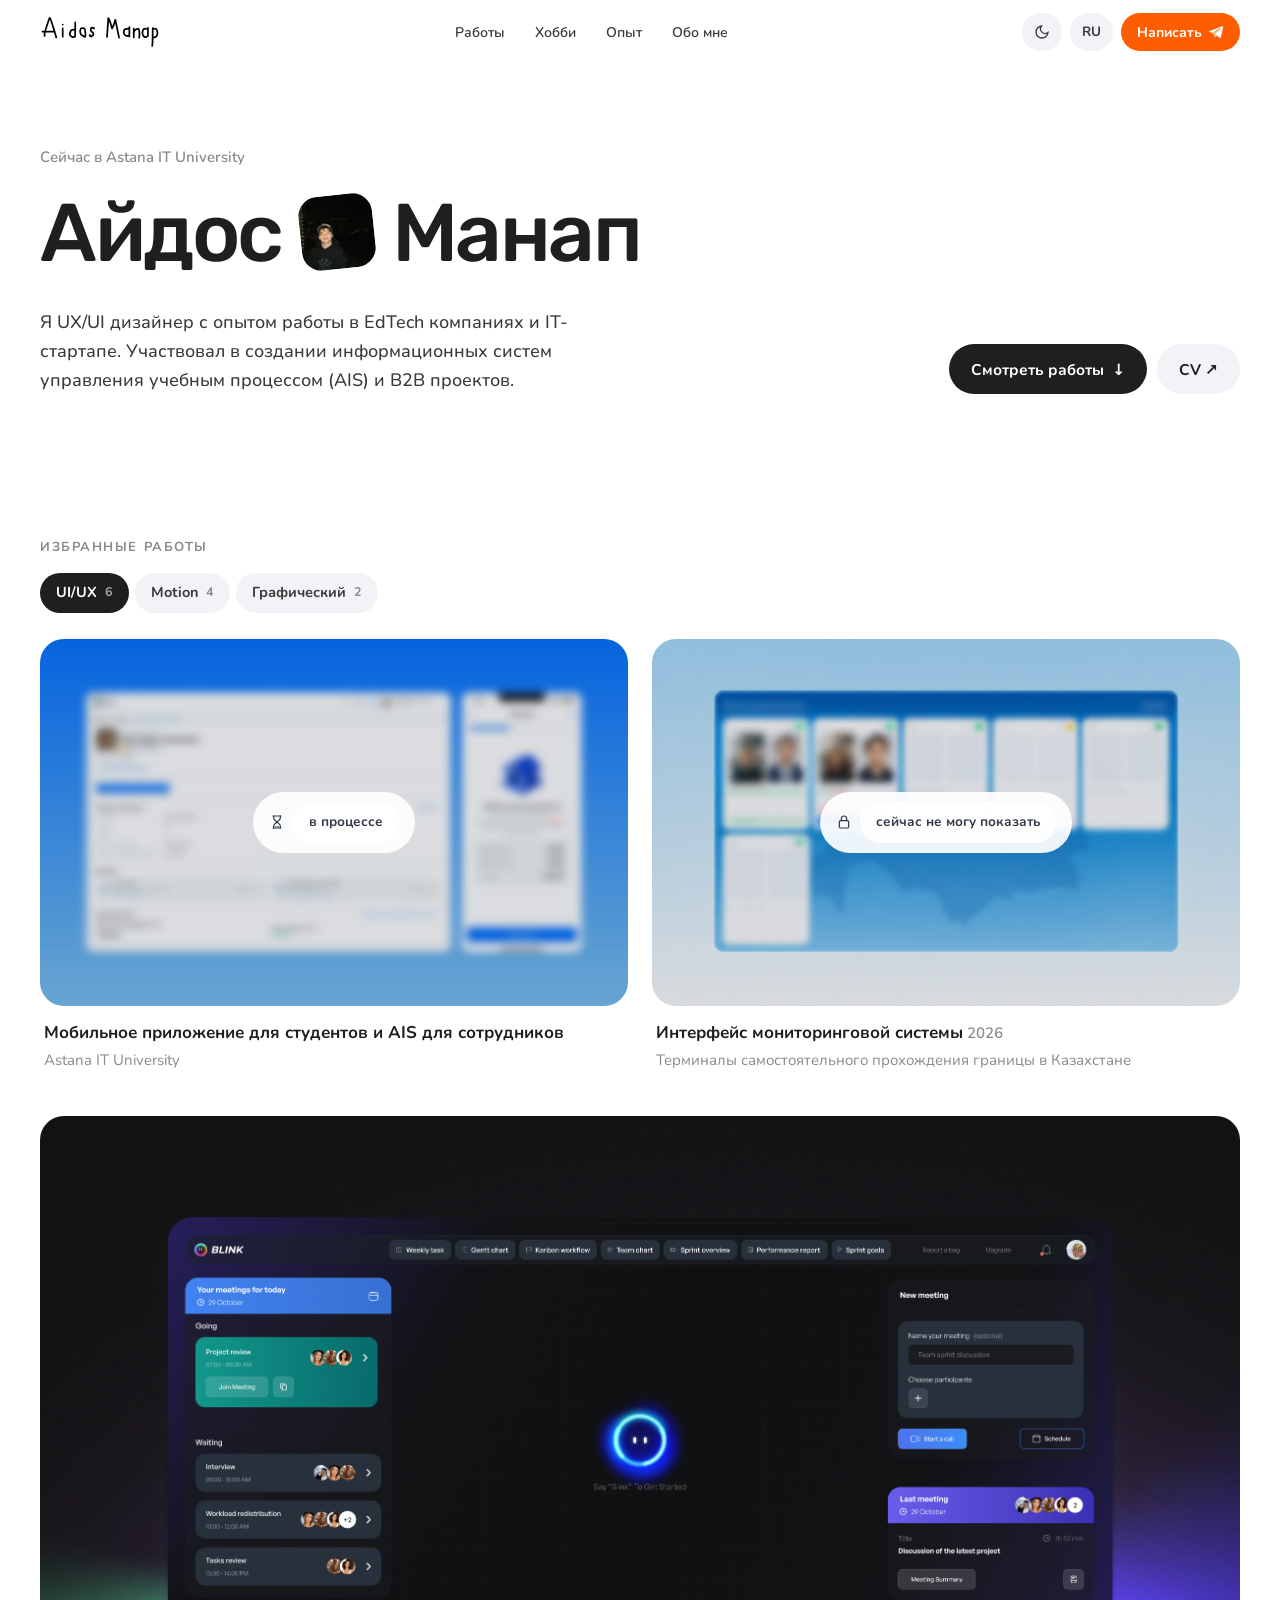
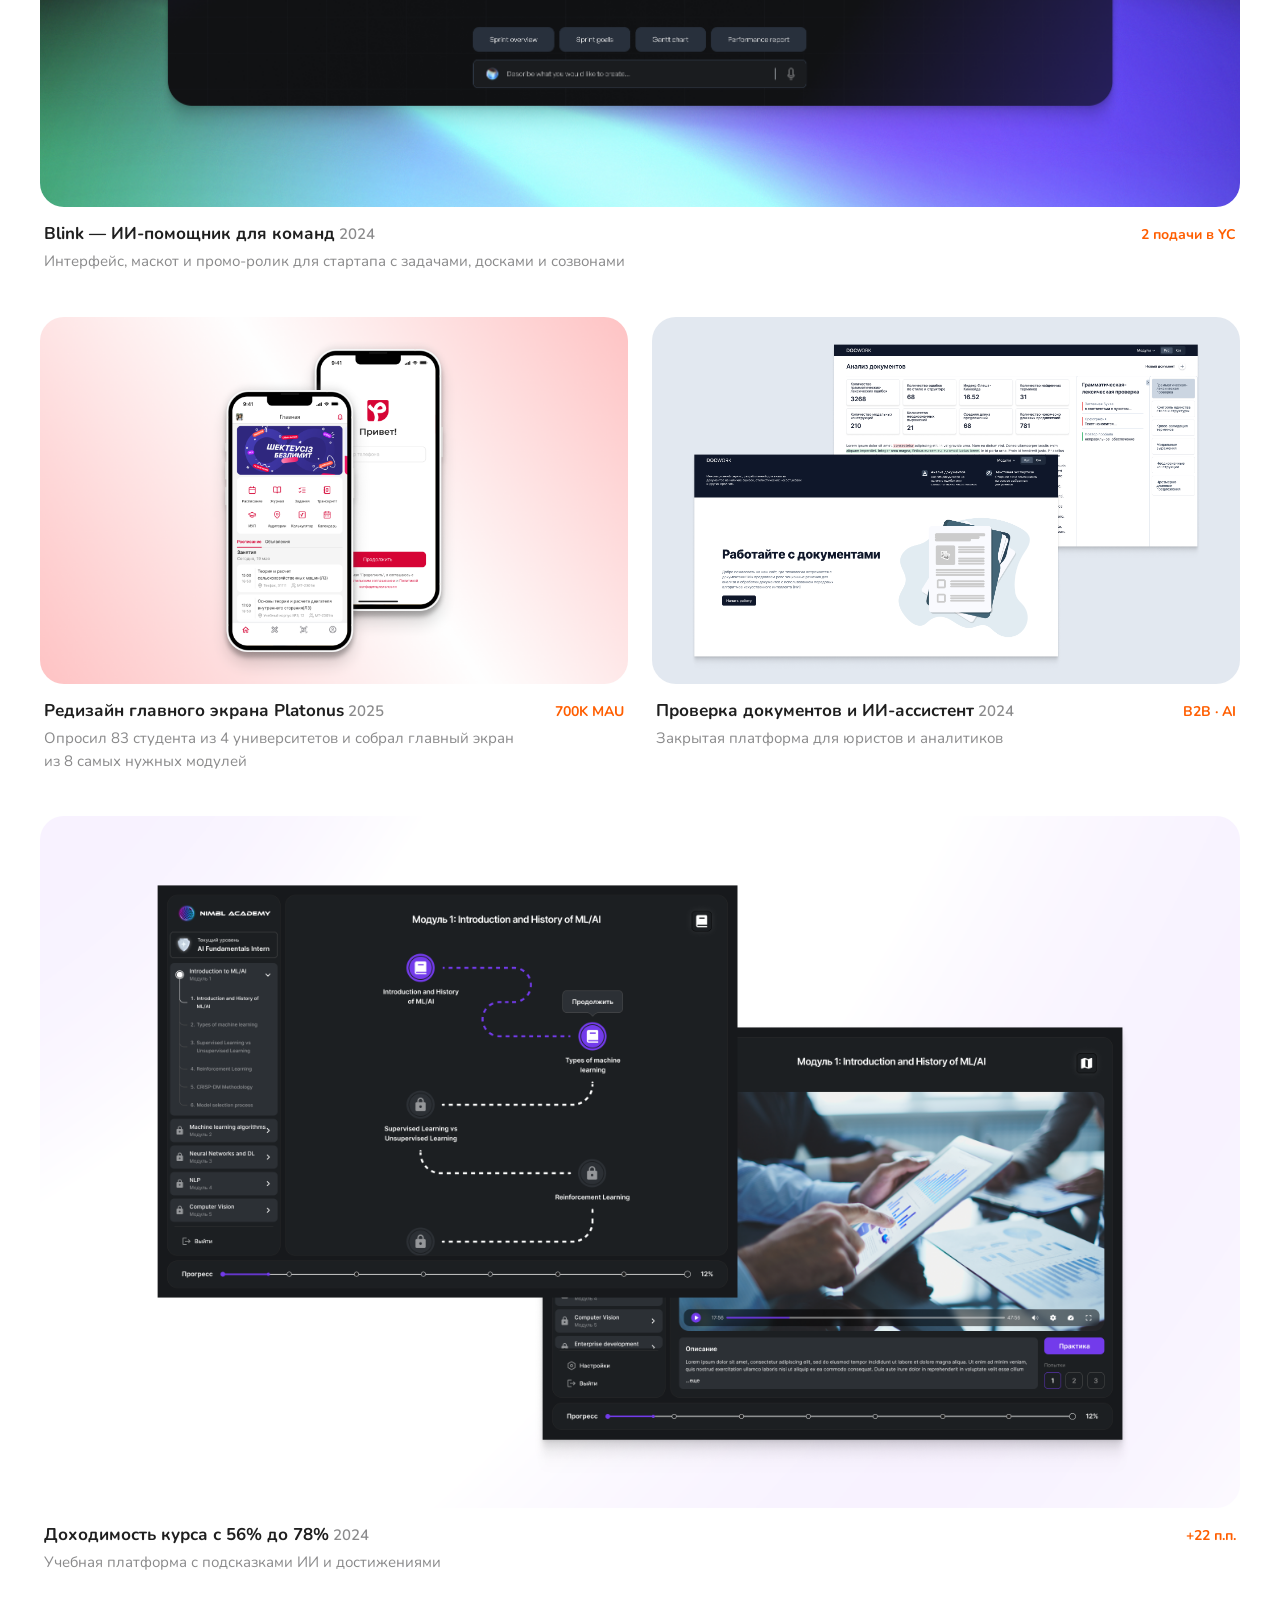
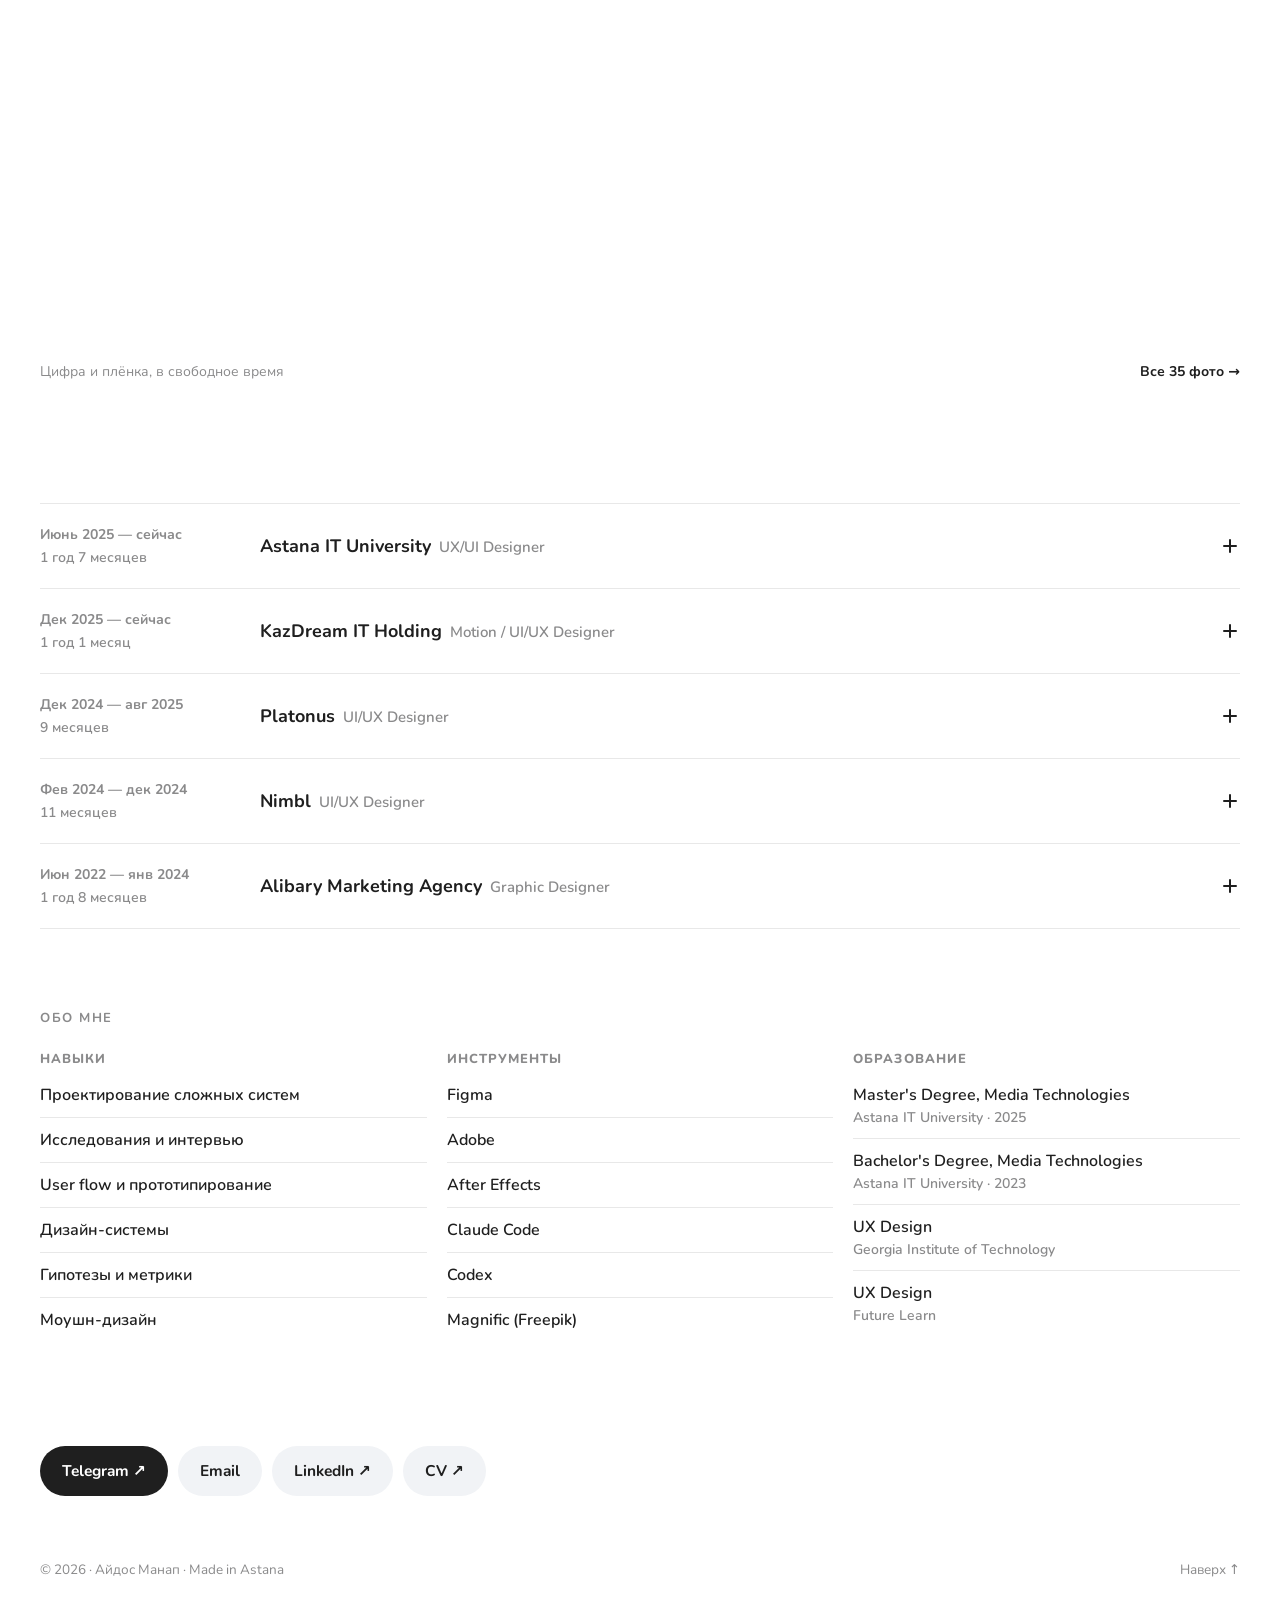
<file: index.html>
<!doctype html>
<html lang="ru">
<head>
<meta charset="utf-8" />
<meta name="viewport" content="width=device-width,initial-scale=1" />
<title>Айдос Манап — UI/UX Designer</title>
<link rel="preconnect" href="https://fonts.googleapis.com">
<link rel="preconnect" href="https://fonts.gstatic.com" crossorigin>
<link href="https://fonts.googleapis.com/css2?family=Nunito:ital,wght@0,400..800;1,400..800&family=Rubik:ital,wght@0,400..700;1,400..700&display=swap" rel="stylesheet">
<script>
  try{ if(localStorage.getItem('aidos-theme')==='dark') document.documentElement.setAttribute('data-theme','dark'); }catch(e){}
</script>
<style>
  :root{
    --bg:#FFFFFF;
    --surface:#F1F3F6;
    --card:#F1F3F6;
    --ink:#1F1F1F;
    --ink-2:#3A3A3A;
    --mute:#8A8A8B;
    --line:rgba(31,31,31,.1);
    --accent:#FF5E00;
    --accent-soft:rgba(255,94,0,.12);
    --on-accent:#FFFFFF;
    --bar:rgba(255,255,255,.82);
    --display:'Rubik','Nunito',system-ui,sans-serif;
    --text:'Nunito',system-ui,sans-serif;
    --spring:cubic-bezier(.34,1.56,.64,1);
    --ease:cubic-bezier(.2,.8,.2,1);
    --wrap:1360px;
    --pad:clamp(16px,4vw,40px);
  }
  :root[data-theme="dark"]{
    --bg:#0F0F0F;
    --surface:#1A1A1A;
    --card:#1A1A1A;
    --ink:#F2F2F2;
    --ink-2:#D2D2D2;
    --mute:#9A9A9A;
    --line:rgba(255,255,255,.11);
    --bar:rgba(15,15,15,.82);
    --accent:#D6F500;
    --accent-soft:rgba(214,245,0,.14);
    --on-accent:#111111;
  }
  *{box-sizing:border-box;-webkit-font-smoothing:antialiased}
  html{scroll-behavior:smooth;scroll-padding-top:84px}
  html,body{margin:0;background:var(--bg);color:var(--ink);font-family:var(--text);font-size:16px;line-height:1.5}
  body{overflow-x:hidden}
  a{color:inherit;text-decoration:none}
  img{display:block;max-width:100%}
  button{font:inherit;color:inherit;background:none;border:0;padding:0;cursor:pointer}
  .wrap{max-width:var(--wrap);margin:0 auto;padding:0 var(--pad)}

  /* ---------- top bar ---------- */
  .bar{position:sticky;top:0;z-index:20;background:var(--bar);backdrop-filter:blur(16px) saturate(1.4);-webkit-backdrop-filter:blur(16px) saturate(1.4);border-bottom:1px solid transparent;transition:border-color .2s}
  .bar.scrolled{border-bottom-color:var(--line)}
  .bar-in{height:64px;display:flex;align-items:center;justify-content:space-between;gap:16px}
  .logo img{width:120px;height:auto}
  :root[data-theme="dark"] .logo img{filter:invert(1)}
  .nav{display:flex;gap:2px}
  .nav a{padding:7px 14px;border-radius:999px;font-size:14px;font-weight:600;color:var(--ink-2);transition:background .2s,color .2s}
  .nav a:hover{background:var(--surface);color:var(--ink)}
  .tools{display:flex;align-items:center;gap:8px}
  .icon-btn{height:38px;min-width:38px;padding:0 12px;border-radius:999px;font-size:13.5px;font-weight:700;color:var(--ink-2);background:var(--surface);display:inline-flex;align-items:center;justify-content:center;gap:6px;transition:background .2s}
  .icon-btn:hover{background:var(--line)}
  .icon-btn svg{width:16px;height:16px}
  .cta{height:38px;padding:0 16px;border-radius:999px;background:var(--accent);color:var(--on-accent);font-size:14px;font-weight:700;display:inline-flex;align-items:center;gap:6px;transition:transform .35s var(--spring)}
  .cta:hover{transform:translateY(-2px)}
  .cta svg{width:16px;height:16px;flex:none;transition:transform .35s var(--spring)}
  .cta:hover svg{transform:translate(2px,-2px)}
  .cta .fold{fill:none;stroke:var(--accent);stroke-width:1.1;stroke-linecap:round;stroke-linejoin:round}
  @media (max-width:820px){.nav{display:none}}
  @media (max-width:480px){.cta{padding:0 12px}.cta span{position:absolute;width:1px;height:1px;overflow:hidden;clip:rect(0 0 0 0);white-space:nowrap}}

  /* ---------- hero ---------- */
  .hero{padding:80px 0 72px}
  .status{display:inline-flex;align-items:center;gap:8px;font-size:15px;font-weight:600;color:var(--mute);margin-bottom:22px}
  .hero h1{margin:0;font-family:var(--display);font-weight:500;font-size:clamp(44px,6.4vw,84px);line-height:1.02;letter-spacing:-.03em}
  .hero h1 .ava{display:inline-block;width:.9em;height:.9em;margin:0 .02em;border-radius:.24em;overflow:hidden;vertical-align:-.1em;transform:rotate(-6deg);transition:transform .45s var(--spring)}
  .hero h1 .ava:hover{transform:rotate(4deg) scale(1.08)}
  .hero h1 .ava img{width:100%;height:100%;object-fit:cover}
  .hero-row{display:grid;grid-template-columns:minmax(0,560px) auto;justify-content:space-between;align-items:end;gap:28px;margin-top:34px}
  .hero p{margin:0;font-size:18px;line-height:1.6;font-weight:500;color:var(--ink-2)}
  .hero-btns{display:flex;gap:10px;flex-wrap:wrap}
  .btn{height:50px;padding:0 22px;border-radius:999px;display:inline-flex;align-items:center;gap:8px;font-weight:700;font-size:15.5px;transition:transform .35s var(--spring),background .2s}
  .btn:hover{transform:translateY(-2px)}
  .btn.dark{background:var(--ink);color:var(--bg)}
  .btn.ghost{background:var(--surface);color:var(--ink)}
  @media (max-width:760px){.hero{padding:44px 0 40px}.hero-row{grid-template-columns:1fr}}

  /* ---------- sections ---------- */
  .section{padding:72px 0 8px}
  .sec-head{display:flex;align-items:baseline;justify-content:space-between;gap:16px;margin-bottom:22px}
  .sec-head h2{margin:0;font-family:var(--text);font-weight:700;font-size:13px;letter-spacing:.12em;text-transform:uppercase;color:var(--mute);line-height:1.4}
  .sec-head .n{font-size:13px;font-weight:600;color:var(--mute)}

  /* ---------- work grid ---------- */
  .works{display:grid;grid-template-columns:repeat(2,minmax(0,1fr));gap:44px 24px}
  .works .wide{grid-column:1/-1}
  @media (max-width:760px){.works{grid-template-columns:1fr;gap:36px}}
  .work{display:block;position:relative}
  .shot{--p:0px;position:relative;aspect-ratio:16/10;border-radius:24px;overflow:hidden;background:transparent;isolation:isolate;transition:transform .45s var(--spring)}
  .wide .shot{aspect-ratio:2439/1406}
  .shot img{position:absolute;top:var(--p);left:var(--p);width:calc(100% - var(--p)*2);height:calc(100% - var(--p)*2);object-fit:cover;border-radius:0;background:transparent}
  .shot .zoom{position:absolute;inset:0;overflow:hidden;background:var(--cbg,#F1F3F6)}
  .shot .zoom img{top:0;left:0;width:100%;height:100%;border-radius:0;transform:scale(1.9)}
  .arrow{position:absolute;top:14px;right:14px;z-index:2;width:44px;height:44px;border-radius:50%;background:#fff;color:#1F1F1F;display:flex;align-items:center;justify-content:center;font-size:18px;font-weight:700;transform:scale(.4) rotate(-45deg);opacity:0;transition:transform .45s var(--spring),opacity .2s}
  @media (hover:hover){
    .work:not(.locked):hover .shot{transform:scale(1.015) rotate(-.8deg)}
    .work:not(.locked):hover .arrow{transform:none;opacity:1}
  }
  .work:focus,.work:focus-visible,.track button:focus,.tab:focus{outline:none}
  .work:focus-visible .shot{transform:scale(1.015) rotate(-.8deg)}
  .work:focus-visible .arrow{transform:none;opacity:1}
  .tag{display:none;position:absolute;left:14px;top:14px;padding:6px 11px;border-radius:999px;background:rgba(255,255,255,.92);color:#1F1F1F;font-size:12.5px;font-weight:700}
  .work-info{display:flex;justify-content:space-between;align-items:baseline;gap:16px;padding:16px 4px 0}
  .work h3{margin:0 0 4px;font-family:var(--text);font-weight:700;font-size:17px;line-height:1.35}
  .work .ttl{margin:0 0 4px;line-height:1.35}
  .work .ttl h3{display:inline;margin:0}
  .work .yr{font-size:15px;font-weight:600;color:var(--mute);white-space:nowrap}
  .work p{margin:0;font-size:15px;line-height:1.5;color:var(--mute)}
  .work .kpi{flex:none;color:var(--accent);font-size:14px;font-weight:700;white-space:nowrap}
  .locked .shot::after{content:'';position:absolute;inset:0;background:rgba(10,25,45,.15)}
  .lock{position:absolute;inset:0;z-index:2;display:flex;align-items:center;justify-content:center}
  .lock span{position:relative;z-index:2;display:inline-flex;align-items:center;gap:8px;padding:10px 16px;border-radius:999px;background:rgba(255,255,255,.92);color:#343b48;font-size:13.5px;font-weight:700}
  .lock svg{width:16px;height:16px}

  .works.small{grid-template-columns:repeat(3,minmax(0,1fr));gap:36px 20px}
  .works.small .shot{border-radius:20px}
  .works.small h3{font-size:16px}
  @media (max-width:900px){.works.small{grid-template-columns:repeat(2,minmax(0,1fr))}}
  @media (max-width:560px){.works.small{grid-template-columns:1fr}}
  .play{position:absolute;z-index:2;left:14px;bottom:14px;display:inline-flex;align-items:center;gap:6px;padding:8px 13px;border-radius:999px;background:rgba(255,255,255,.92);color:#1F1F1F;font-size:13px;font-weight:800}

  /* ---------- tabs ---------- */
  .tabs{display:flex;flex-wrap:wrap;gap:6px;margin:-6px 0 26px}
  .tab{height:40px;padding:0 16px;border-radius:999px;background:var(--surface);color:var(--ink-2);font-size:14.5px;font-weight:700;display:inline-flex;align-items:center;gap:8px;transition:background .2s,color .2s,transform .35s var(--spring)}
  .tab b{font-weight:700}
  .tab span{font-size:12.5px;color:var(--mute);font-weight:700}
  .tab:hover{transform:translateY(-1px)}
  .tab.is-active{background:var(--ink);color:var(--bg)}
  .tab.is-active span{color:inherit;opacity:.6}
  .work.is-hidden{display:none}
  .work.swap{animation:up .5s var(--ease) both}

  /* ---------- photo strip ---------- */
  .strip{position:relative;overflow:hidden;padding:16px 0 16px;margin:-12px 0 -8px;-webkit-mask-image:linear-gradient(90deg,transparent,#000 6%,#000 94%,transparent);mask-image:linear-gradient(90deg,transparent,#000 6%,#000 94%,transparent)}
  .track{display:flex;gap:14px;width:max-content;animation:marquee 80s linear infinite}
  .strip:hover .track{animation-play-state:paused}
  .track button{flex:none;height:240px;border-radius:18px;overflow:hidden;transition:transform .45s var(--spring)}
  .track button:nth-child(3n+2){transform:rotate(1.2deg)}
  .track button:nth-child(3n){transform:rotate(-1.2deg)}
  .track button:hover{transform:translateY(-6px) rotate(0)}
  .track img{height:100%;width:auto}
  @keyframes marquee{to{transform:translateX(-50%)}}
  .strip-meta{display:flex;justify-content:space-between;gap:12px;margin-top:14px;font-size:14px;color:var(--mute)}
  .strip-meta button{font-weight:700;color:var(--ink)}
  @media (max-width:560px){.track button{height:180px}}

  /* ---------- experience table ---------- */
  .xp{border-top:1px solid var(--line)}
  .xp-row{border-bottom:1px solid var(--line)}
  .xp-btn{display:grid;grid-template-columns:200px minmax(0,1fr) 28px;gap:20px;align-items:center;width:100%;padding:20px 0;text-align:left}
  .xp-when{font-size:14px;font-weight:700;color:var(--mute)}
  .xp-when .dur{display:block;font-weight:600;margin-top:2px}
  .xp-co{font-family:var(--text);font-weight:700;font-size:18px;line-height:1.35}
  .xp-co span{font-family:var(--text);font-weight:600;font-size:15px;color:var(--mute);margin-left:8px;letter-spacing:0}
  .plus{position:relative;width:20px;height:20px;align-self:center;justify-self:end}
  .plus::before,.plus::after{content:'';position:absolute;left:50%;top:50%;width:14px;height:2px;margin:-1px 0 0 -7px;background:var(--ink);border-radius:2px;transition:transform .35s var(--spring)}
  .plus::after{transform:rotate(90deg)}
  .xp-row.open .plus::after{transform:rotate(0)}
  .xp-more{display:grid;grid-template-rows:0fr;transition:grid-template-rows .4s var(--ease)}
  .xp-row.open .xp-more{grid-template-rows:1fr}
  .xp-more > div{overflow:hidden}
  .xp-in{padding:0 0 22px 220px;font-size:15px;color:var(--ink-2)}
  .xp-in .role{margin:0 0 8px;color:var(--mute)}
  .xp-in ul{margin:0;padding-left:18px}
  .xp-in li{margin:3px 0}
  .xp-in a{display:inline-block;margin-top:10px;font-weight:800;color:var(--accent)}
  @media (max-width:760px){
    .xp-btn{grid-template-columns:minmax(0,1fr) 24px;gap:6px 12px}
    .xp-when{grid-column:1;grid-row:2}
    .xp-co span{display:block;margin:2px 0 0}
    .xp-in{padding-left:0}
  }

  /* ---------- about ---------- */
  .about{display:grid;grid-template-columns:repeat(3,minmax(0,1fr));gap:20px}
  @media (max-width:900px){.about{grid-template-columns:1fr}}
  .about h3{margin:0 0 14px;font-size:13px;font-weight:800;letter-spacing:.08em;text-transform:uppercase;color:var(--mute)}
  .about ul{list-style:none;margin:0;padding:0}
  .about li{padding:10px 0;border-top:1px solid var(--line);font-size:16px;font-weight:600}
  .about li:first-child{border-top:0;padding-top:0}
  .about li small{display:block;font-size:14px;font-weight:600;color:var(--mute)}

  /* ---------- footer CTA ---------- */
  .outro{padding:72px 0 40px;margin-top:24px}
  .outro h2{margin:0 0 28px;font-family:var(--display);font-weight:600;font-size:clamp(40px,7vw,96px);line-height:1;letter-spacing:-.035em}
  .outro h2 em{font-style:italic;color:var(--accent)}
  .outro-links{display:flex;flex-wrap:wrap;gap:10px}
  .bottom{display:flex;justify-content:space-between;flex-wrap:wrap;gap:10px;margin-top:64px;font-size:13.5px;color:var(--mute)}

  /* ---------- drawer ---------- */
  .drawer{position:fixed;inset:0;z-index:50;pointer-events:none}
  .drawer-bg{position:absolute;inset:0;background:rgba(10,10,10,.45);opacity:0;transition:opacity .35s var(--ease)}
  .drawer-panel{position:absolute;top:50%;left:50%;width:min(1000px,100% - 32px);height:calc(100dvh - 48px);background:#fff;border-radius:28px;overflow:hidden;transform:translate(-50%,-47%) scale(.97);opacity:0;visibility:hidden;transition:transform .45s var(--ease),opacity .3s ease,visibility 0s linear .45s}
  .drawer.open{pointer-events:auto}
  .drawer.open .drawer-bg{opacity:1}
  .drawer.open .drawer-panel{transform:translate(-50%,-50%);opacity:1;visibility:visible;transition:transform .45s var(--spring),opacity .25s ease,visibility 0s;box-shadow:0 30px 80px rgba(0,0,0,.28)}
  @media (max-width:700px){.drawer-panel{width:calc(100% - 16px);height:calc(100dvh - 16px);border-radius:22px}}
  .drawer[data-kind="video"] .drawer-panel{width:min(1040px,100% - 24px);height:auto;border-radius:20px;background:#000}
  .drawer-close{position:absolute;top:14px;right:14px;z-index:3;height:38px;padding:0 14px 0 12px;border-radius:999px;background:rgba(31,31,31,.78);color:#fff;font-size:13.5px;font-weight:700;display:flex;align-items:center;gap:6px;backdrop-filter:blur(6px)}
  .drawer-body{height:100%}
  .drawer-body iframe{display:block;width:100%;height:100%;border:0;background:#fff}
  .video-wrap{aspect-ratio:16/9}
  .loader{position:absolute;inset:0;display:flex;align-items:center;justify-content:center;color:#999;font-size:14px;background:#fff;transition:opacity .25s}
  .loader.done{opacity:0;pointer-events:none}
  .photos{height:100%;overflow-y:auto;padding:64px 24px 24px;background:#fff;color:#1F1F1F}
  .photos h2{margin:0 0 18px;font-family:var(--display);font-weight:600;font-size:28px}
  .photo-grid{columns:3 220px;column-gap:10px}
  .photo-grid button{display:block;width:100%;margin:0 0 10px;border-radius:12px;overflow:hidden;break-inside:avoid}
  .photo-grid img{width:100%;height:auto}
  .viewer{position:absolute;inset:0;z-index:2;background:rgba(10,10,10,.95);display:flex;align-items:center;justify-content:center;padding:56px 64px}
  .viewer[hidden]{display:none}
  .viewer img{max-width:100%;max-height:100%;object-fit:contain;border-radius:8px}
  .viewer .nav-b{position:absolute;top:50%;transform:translateY(-50%);width:44px;height:44px;border-radius:50%;background:rgba(255,255,255,.14);color:#fff;font-size:20px}
  .viewer .prev{left:12px}.viewer .next{right:12px}
  .viewer .cap{position:absolute;bottom:16px;left:0;right:0;text-align:center;color:rgba(255,255,255,.7);font-size:13px}
  .viewer .back{position:absolute;top:14px;left:14px;height:38px;padding:0 14px;border-radius:999px;background:rgba(255,255,255,.14);color:#fff;font-size:14px}
  body.drawer-on{overflow:hidden}

  /* ---------- motion ---------- */
  @keyframes up{from{opacity:0;transform:translateY(24px)}to{opacity:1;transform:none}}
  .hero > *{animation:up .6s var(--ease) both}
  .hero > *:nth-child(2){animation-delay:.06s}
  .hero > *:nth-child(3){animation-delay:.12s}
  .reveal{opacity:0}
  .reveal.in{animation:up .6s var(--ease) both}
  .reveal.done{animation:none;opacity:1}
  .hero > .done{animation:none}
  @media (prefers-reduced-motion:reduce){
    *,*::before,*::after{animation:none!important;transition:none!important}
    .reveal{opacity:1}
  }
</style>
</head>
<body>

<header class="bar" id="bar">
  <div class="wrap bar-in">
    <a class="logo" href="#top" aria-label="Aidos Manap"><img src="assets/signature.svg" alt="Aidos Manap" width="120" height="33"></a>
    <nav class="nav" aria-label="Разделы">
      <a href="#projects" data-en="Work">Работы</a>
      <a href="#photos" data-en="Hobby">Хобби</a>
      <a href="#experience" data-en="Experience">Опыт</a>
      <a href="#about" data-en="About">Обо&nbsp;мне</a>
    </nav>
    <div class="tools">
      <button class="icon-btn" id="themeBtn" type="button" aria-label="Тема"><svg viewBox="0 0 24 24" fill="none" stroke="currentColor" stroke-width="2" stroke-linecap="round" aria-hidden="true"><path d="M21 12.8A9 9 0 1 1 11.2 3a7 7 0 0 0 9.8 9.8z"/></svg></button>
      <button class="icon-btn lang" id="langSwitch" type="button"><span class="lang-switch-text">RU</span></button>
      <a class="cta" href="https://t.me/dosyasoda" target="_blank" rel="noreferrer"><span data-en="Message me">Написать</span><svg viewBox="0 0 24 24" aria-hidden="true"><path fill="currentColor" d="M21.4 3.3 2.7 10.6c-1 .4-1 1.2 0 1.5l4.6 1.5 1.8 5.7c.2.7.9.9 1.4.4l2.6-2.4 4.6 3.4c.7.5 1.5.2 1.7-.7l3.2-15.2c.2-1-.4-1.7-1.2-1.5Z"/><path class="fold" d="m7.4 13.6 10.9-7-8.2 7.7-.4 4.5"/></svg></a>
    </div>
  </div>
</header>

<main id="top">
  <div class="wrap">

    <!-- HERO -->
    <section class="hero">
      <div class="status"><span data-en="Now at Astana IT University">Сейчас в&nbsp;Astana IT University</span></div>
      <h1><span class="nm" data-en="Aidos">Айдос</span> <span class="ava"><img src="assets/aidos-sm.jpg" alt=""></span> <span class="nm nm-2" data-en="Manap">Манап</span></h1>
      <div class="hero-row">
        <p data-en="I'm a UX/UI designer with experience at EdTech companies and an IT startup. I helped build an academic information system (AIS) for the learning process, and B2B projects.">Я&nbsp;UX/UI дизайнер с&nbsp;опытом работы в&nbsp;EdTech компаниях и&nbsp;IT-стартапе. Участвовал в&nbsp;создании информационных систем управления учебным процессом (AIS) и&nbsp;B2B проектов.</p>
        <div class="hero-btns">
          <a class="btn dark" href="#projects"><span data-en="See work">Смотреть работы</span> ↓</a>
          <a class="btn ghost" href="assets/Aidos-Manap-CV.pdf" target="_blank" rel="noreferrer">CV ↗</a>
        </div>
      </div>
    </section>

    <!-- WORK -->
    <section class="section" id="projects">
      <div class="sec-head reveal"><h2 data-en="Selected work">Избранные работы</h2></div>
      <div class="tabs reveal" role="tablist" aria-label="Фильтр работ">
        <button class="tab is-active" type="button" role="tab" aria-selected="true" data-filter="ui">UI/UX <span>6</span></button>
        <button class="tab" type="button" role="tab" aria-selected="false" data-filter="motion">Motion <span>4</span></button>
        <button class="tab" type="button" role="tab" aria-selected="false" data-filter="graphic"><b data-en="Graphic">Графический</b> <span>2</span></button>
      </div>
      <div class="works" id="worksGrid">

        <div class="work locked reveal" data-cat="ui">
          <div class="shot" style="--cbg:#2F86F0">
            <img src="assets/aitu-blurred.jpg" alt="Размытое превью мобильного приложения и AIS Astana IT University" loading="lazy">
            <div class="lock"><span><svg viewBox="0 0 24 24" fill="none" stroke="currentColor" stroke-width="1.8" stroke-linecap="round" stroke-linejoin="round" aria-hidden="true"><path d="M6 3h12M6 21h12"/><path d="M7 3v2.5a5 5 0 0 0 2.4 4.3L12 12l2.6-2.2A5 5 0 0 0 17 5.5V3"/><path d="M7 21v-2.5a5 5 0 0 1 2.4-4.3L12 12l2.6 2.2a5 5 0 0 1 2.4 4.3V21"/><path d="M9.5 19h5" opacity=".6"/></svg><span data-en="In progress">в&nbsp;процессе</span></span></div>
          </div>
          <div class="work-info"><div>
            <div class="ttl"><h3 data-en="Mobile app for students and AIS for staff">Мобильное приложение для&nbsp;студентов и&nbsp;AIS для&nbsp;сотрудников</h3></div>
            <p>Astana IT University</p>
          </div></div>
        </div>

        <div class="work locked reveal" data-cat="ui">
          <div class="shot" style="--cbg:#176cb0">
            <img src="assets/monitoring-blurred-v2.png" alt="Размытое превью интерфейса мониторинговой системы" loading="lazy">
            <div class="lock"><span><svg viewBox="0 0 24 24" fill="none" stroke="currentColor" stroke-width="1.8" stroke-linecap="round" stroke-linejoin="round" aria-hidden="true"><rect x="5" y="10" width="14" height="11" rx="2"/><path d="M8 10V7a4 4 0 0 1 8 0v3"/></svg><span data-en="I can't show this right now">сейчас не&nbsp;могу показать</span></span></div>
          </div>
          <div class="work-info"><div>
            <div class="ttl"><h3 data-en="Monitoring system interface">Интерфейс мониторинговой системы</h3> <span class="yr">2026</span></div>
            <p data-en="Terminals for self-service border crossing in Kazakhstan">Терминалы самостоятельного прохождения границы в&nbsp;Казахстане</p>
          </div></div>
        </div>

        <a class="work wide reveal" data-cat="ui" href="cases/blink.html" data-case="blink">
          <div class="shot" style="--cbg:#0B0B14">
            <img src="assets/blink.png" alt="Blink" loading="lazy">
            <span class="tag">Startup</span><span class="arrow">↗</span>
          </div>
          <div class="work-info"><div>
            <div class="ttl"><h3 data-en="Blink — an AI assistant for teams">Blink&nbsp;— ИИ-помощник для&nbsp;команд</h3> <span class="yr">2024</span></div>
            <p data-en="Interface, mascot and promo video for a startup with tasks, boards and calls">Интерфейс, маскот и&nbsp;промо-ролик для&nbsp;стартапа с&nbsp;задачами, досками и&nbsp;созвонами</p>
          </div><span class="kpi" data-en="2 YC applications">2 подачи в&nbsp;YC</span></div>
        </a>

        <a class="work reveal" data-cat="ui" href="cases/platonus-redesign.html" data-case="platonus-redesign">
          <div class="shot" style="--cbg:#D6173A">
            <img src="assets/platonus/cover-redesign.png" alt="Редизайн главного экрана Platonus" loading="lazy">
            <span class="tag">EdTech</span><span class="arrow">↗</span>
          </div>
          <div class="work-info"><div>
            <div class="ttl"><h3 data-en="Redesign of the Platonus home screen">Редизайн главного экрана Platonus</h3> <span class="yr">2025</span></div>
            <p data-en="Surveyed 83 students from 4 universities and built the home screen around the 8 modules they need most">Опросил 83&nbsp;студента из&nbsp;4&nbsp;университетов и&nbsp;собрал главный экран из&nbsp;8&nbsp;самых нужных модулей</p>
          </div><span class="kpi">700K MAU</span></div>
        </a>

        <a class="work reveal" data-cat="ui" href="cases/docwork.html" data-case="docwork">
          <div class="shot" style="--cbg:#F1F3F6">
            <img src="assets/docwork.png" alt="DOCWORK" loading="lazy">
            <span class="tag" data-en="Under NDA">Под&nbsp;NDA</span><span class="arrow">↗</span>
          </div>
          <div class="work-info"><div>
            <div class="ttl"><h3 data-en="Document review and an AI assistant">Проверка документов и&nbsp;ИИ-ассистент</h3> <span class="yr">2024</span></div>
            <p data-en="Closed platform for lawyers and analysts">Закрытая платформа для&nbsp;юристов и&nbsp;аналитиков</p>
          </div><span class="kpi">B2B · AI</span></div>
        </a>

        <a class="work wide reveal" data-cat="ui" href="cases/nimbl-academy.html" data-case="nimbl-academy">
          <div class="shot" style="--cbg:#14111F">
            <img src="assets/nimbl.png" alt="Nimbl Academy" loading="lazy">
            <span class="tag">EdTech</span><span class="arrow">↗</span>
          </div>
          <div class="work-info"><div>
            <div class="ttl"><h3 data-en="Course completion up from 56% to 78%">Доходимость курса с&nbsp;56% до&nbsp;78%</h3> <span class="yr">2024</span></div>
            <p data-en="Learning platform with AI hints and achievements">Учебная платформа с&nbsp;подсказками ИИ и&nbsp;достижениями</p>
          </div><span class="kpi">+22&nbsp;п.п.</span></div>
        </a>

        <div class="work locked reveal" data-cat="motion">
          <div class="shot" style="--cbg:#E9EEF0">
            <img src="assets/terminals-blurred.jpg" alt="Размытое фото терминалов в аэропорту" loading="lazy">
            <div class="lock"><span><svg viewBox="0 0 24 24" fill="none" stroke="currentColor" stroke-width="1.8" stroke-linecap="round" stroke-linejoin="round" aria-hidden="true"><path d="M6 3h12M6 21h12"/><path d="M7 3v2.5a5 5 0 0 0 2.4 4.3L12 12l2.6-2.2A5 5 0 0 0 17 5.5V3"/><path d="M7 21v-2.5a5 5 0 0 1 2.4-4.3L12 12l2.6 2.2a5 5 0 0 1 2.4 4.3V21"/><path d="M9.5 19h5" opacity=".6"/></svg><span data-en="In progress">в&nbsp;процессе</span></span></div>
          </div>
          <div class="work-info"><div><div class="ttl"><h3 data-en="Animations for terminal interactions at Kazakhstan's airports and train stations">Анимации для&nbsp;интеракшнов с&nbsp;терминалами в&nbsp;аэропортах и&nbsp;вокзалах Казахстана</h3></div><p>Motion</p></div></div>
        </div>
        <a class="work reveal" data-cat="motion" href="https://youtu.be/AF8cavjqE5g" target="_blank" rel="noreferrer" data-video="AF8cavjqE5g">
          <div class="shot" style="--cbg:#0B0B14"><img src="assets/blink-promo.png" alt="Промо-ролик Blink" loading="lazy"><span class="play">▶ <span data-en="Watch">Смотреть</span></span><span class="arrow">↗</span></div>
          <div class="work-info"><div><div class="ttl"><h3 data-en="Blink promo video">Промо-ролик Blink</h3> <span class="yr">2024</span></div><p>Motion · After Effects</p></div></div>
        </a>
        <a class="work reveal" data-cat="motion" href="https://youtu.be/IbF2e5BNC3Q" target="_blank" rel="noreferrer" data-video="IbF2e5BNC3Q">
          <div class="shot" style="--cbg:#FFFFFF"><span class="zoom"><img src="assets/platonus-logo.png" alt="Видео-презентация логотипа Platonus App" loading="lazy"></span><span class="play">▶ <span data-en="Watch">Смотреть</span></span><span class="arrow">↗</span></div>
          <div class="work-info"><div><div class="ttl"><h3 data-en="Platonus App logo video">Видео логотипа Platonus App</h3> <span class="yr">2025</span></div><p>Motion</p></div></div>
        </a>
        <a class="work reveal" data-cat="motion" href="cases/platonus-motion.html" data-case="platonus-motion">
          <div class="shot" style="--cbg:#D6173A"><img src="assets/platonus/cover-onboarding.png" alt="Анимации Platonus App" loading="lazy"><span class="arrow">↗</span></div>
          <div class="work-info"><div><div class="ttl"><h3 data-en="Welcome and loading animations">Приветствие и&nbsp;загрузка</h3> <span class="yr">2025</span></div><p>Platonus App · Motion</p></div></div>
        </a>
        <a class="work reveal" data-cat="graphic" href="cases/graphic-design.html" data-case="graphic-design">
          <div class="shot"><img src="assets/graphic/cover-graphic.jpg" alt="Печатная продукция для застройщиков" loading="lazy"><span class="arrow">↗</span></div>
          <div class="work-info"><div><div class="ttl"><h3 data-en="Graphics for developers">Графика для&nbsp;застройщиков</h3> <span class="yr">2022–2024</span></div><p>BI Group, Sensata, NAK</p></div></div>
        </a>
        <a class="work reveal" data-cat="graphic" href="cases/platonus-logo.html" data-case="platonus-logo">
          <div class="shot" style="--cbg:#FFFFFF"><img src="assets/graphic/platonus-logo-cover.jpg" alt="Логотип Platonus App" loading="lazy"><span class="arrow">↗</span></div>
          <div class="work-info"><div><div class="ttl"><h3 data-en="Platonus App logo">Логотип Platonus App</h3> <span class="yr">2025</span></div><p>Identity</p></div></div>
        </a>
      </div>
    </section>

    <!-- PHOTOS -->
    <section class="section" id="photos">
      <div class="sec-head reveal"><h2 data-en="I also want to share my hobby">Еще&nbsp;хочу поделиться своим хобби</h2><span class="n">Fujifilm X-M5 · Kodak Star AF</span></div>
      <div class="strip reveal"><div class="track" id="track"></div></div>
      <div class="strip-meta"><span data-en="Digital and film, in my free time">Цифра и&nbsp;плёнка, в&nbsp;свободное время</span><button type="button" id="allPhotos"></button></div>
    </section>

    <!-- EXPERIENCE -->
    <section class="section" id="experience">
      <div class="sec-head reveal"><h2 data-en="Experience">Опыт</h2><span class="n" data-en="since 2022">с&nbsp;2022</span></div>
      <div class="xp reveal">

        <div class="xp-row">
          <button class="xp-btn" type="button" aria-expanded="false">
            <span class="xp-when"><span data-en="Jun 2025 — now">Июнь 2025&nbsp;— сейчас</span><span class="dur" data-start="2025-06"></span></span>
            <span class="xp-co">Astana IT University<span>UX/UI Designer</span></span>
            <span class="plus" aria-hidden="true"></span>
          </button>
          <div class="xp-more"><div><div class="xp-in">
            <p class="role" data-en="EdTech · Academic Information System (AIS) · Astana, Kazakhstan">EdTech · Система управления учебным процессом (AIS) · Astana, Kazakhstan</p>
            <ul>
              <li data-en="Designed the full academic information system for an IT university.">Создание полного дизайна системы управления учебным процессом для&nbsp;IT университета</li>
              <li data-en="Designed a mobile application for students.">Проектирование мобильного приложения для&nbsp;обучающихся</li>
            </ul>
            <a href="https://astanait.edu.kz" target="_blank" rel="noreferrer">astanait.edu.kz ↗</a>
          </div></div></div>
        </div>

        <div class="xp-row">
          <button class="xp-btn" type="button" aria-expanded="false">
            <span class="xp-when"><span data-en="Dec 2025 — now">Дек 2025&nbsp;— сейчас</span><span class="dur" data-start="2025-12"></span></span>
            <span class="xp-co">KazDream IT Holding<span>Motion / UI/UX Designer</span></span>
            <span class="plus" aria-hidden="true"></span>
          </button>
          <div class="xp-more"><div><div class="xp-in">
            <p class="role" data-en="GovTech · Self-service border-crossing terminals in Kazakhstan">GovTech · Терминалы самостоятельного прохождения границы в&nbsp;Казахстане</p>
            <ul>
              <li data-en="Designed the interface for self-service border-crossing terminals.">Создание интерфейса для&nbsp;терминалов самостоятельного прохождения границы.</li>
              <li data-en="Motion design of animations and micro-interactions for the terminal UI.">Motion-дизайн анимаций и&nbsp;интеракций для&nbsp;UI терминалов.</li>
            </ul>
            <a href="https://kazdream.kz" target="_blank" rel="noreferrer">kazdream.kz ↗</a>
          </div></div></div>
        </div>

        <div class="xp-row">
          <button class="xp-btn" type="button" aria-expanded="false">
            <span class="xp-when"><span data-en="Dec 2024 — Aug 2025">Дек 2024&nbsp;— авг 2025</span><span class="dur" data-en="9 mos">9&nbsp;месяцев</span></span>
            <span class="xp-co">Platonus<span>UI/UX Designer</span></span>
            <span class="plus" aria-hidden="true"></span>
          </button>
          <div class="xp-more"><div><div class="xp-in">
            <p class="role" data-en="EdTech · Academic Information System (AIS) · MAU 700K, DAU 25K">EdTech · Система управления учебным процессом (AIS) · MAU 700K, DAU 25K</p>
            <ul>
              <li data-en="Growing the educational mobile app and web platform.">Развитие образовательного мобильного приложения и&nbsp;веб-платформы.</li>
              <li data-en="Working in the product team, with stakeholders and in brainstorms.">Работа в&nbsp;продуктовой команде, со&nbsp;стейкхолдерами и&nbsp;в&nbsp;брейнштормах.</li>
              <li data-en="Working within the design system, building extra components.">Работа в&nbsp;рамках дизайн-системы, создание дополнительных компонентов.</li>
              <li data-en="Close collaboration with analysts and developers.">Активная связка с&nbsp;аналитиками и&nbsp;разработчиками.</li>
            </ul>
            <a href="https://platonus.com" target="_blank" rel="noreferrer">platonus.com ↗</a>
          </div></div></div>
        </div>

        <div class="xp-row">
          <button class="xp-btn" type="button" aria-expanded="false">
            <span class="xp-when"><span data-en="Feb 2024 — Dec 2024">Фев 2024&nbsp;— дек 2024</span><span class="dur" data-en="11 mos">11&nbsp;месяцев</span></span>
            <span class="xp-co">Nimbl<span>UI/UX Designer</span></span>
            <span class="plus" aria-hidden="true"></span>
          </button>
          <div class="xp-more"><div><div class="xp-in">
            <p class="role" data-en="IT startup · B2B / B2G projects">IT-стартап · B2B / B2G проекты</p>
            <ul>
              <li data-en="Took part in building a startup for a Y Combinator application.">Участвовал в&nbsp;создании стартапа для&nbsp;подачи в&nbsp;Y Combinator.</li>
              <li data-en="Designed the academy platform — Completion Rate from 56% to 78%.">Спроектировал платформу для&nbsp;академии&nbsp;— Completion Rate с&nbsp;56% до&nbsp;78%.</li>
              <li data-en="Websites and apps for B2B and B2G.">Веб-сайты и&nbsp;приложения для&nbsp;B2B и&nbsp;B2G.</li>
              <li data-en="In-depth interviews, usability tests, hypothesis validation.">Глубинные интервью, юзабилити-тесты, проверка гипотез.</li>
            </ul>
          </div></div></div>
        </div>

        <div class="xp-row">
          <button class="xp-btn" type="button" aria-expanded="false">
            <span class="xp-when"><span data-en="Jun 2022 — Jan 2024">Июн 2022&nbsp;— янв 2024</span><span class="dur" data-en="1 yr 8 mos">1&nbsp;год 8&nbsp;месяцев</span></span>
            <span class="xp-co">Alibary Marketing Agency<span>Graphic Designer</span></span>
            <span class="plus" aria-hidden="true"></span>
          </button>
          <div class="xp-more"><div><div class="xp-in">
            <p class="role" data-en="Marketing agency">Маркетинговое агентство</p>
            <ul>
              <li data-en="Worked with BI Group, Sensata, NAK.">Работа с&nbsp;BI Group, Sensata, NAK.</li>
              <li data-en="Logos, corporate style, business cards and identity.">Логотипы, корпоративный стиль, визитки и&nbsp;айдентика.</li>
              <li data-en="Illustrations, icons, infographics, banners, posters.">Иллюстрации, иконки, инфографика, баннеры, плакаты.</li>
              <li data-en="Print-ready layout preparation.">Подготовка макетов к&nbsp;печати.</li>
            </ul>
          </div></div></div>
        </div>

      </div>
    </section>

    <!-- ABOUT -->
    <section class="section" id="about">
      <div class="sec-head reveal"><h2 data-en="About me">Обо&nbsp;мне</h2></div>
      <div class="about reveal">
        <div>
          <h3 data-en="Skills">Навыки</h3>
          <ul>
            <li data-en="Designing complex systems">Проектирование сложных систем</li>
            <li data-en="Research and interviews">Исследования и&nbsp;интервью</li>
            <li data-en="User flows and prototyping">User flow и&nbsp;прототипирование</li>
            <li data-en="Design systems">Дизайн-системы</li>
            <li data-en="Hypotheses and metrics">Гипотезы и&nbsp;метрики</li>
            <li data-en="Motion design">Моушн-дизайн</li>
          </ul>
        </div>
        <div>
          <h3 data-en="Tools">Инструменты</h3>
          <ul>
            <li>Figma</li><li>Adobe</li><li>After Effects</li><li>Claude Code</li><li>Codex</li><li>Magnific (Freepik)</li>
          </ul>
        </div>
        <div>
          <h3 data-en="Education">Образование</h3>
          <ul>
            <li>Master's Degree, Media Technologies<small>Astana IT University · 2025</small></li>
            <li>Bachelor's Degree, Media Technologies<small>Astana IT University · 2023</small></li>
            <li>UX Design<small>Georgia Institute of Technology</small></li>
            <li>UX Design<small>Future Learn</small></li>
          </ul>
        </div>
      </div>
    </section>

    <!-- OUTRO -->
    <section class="outro" id="contact">
      <div class="outro-links reveal">
        <a class="btn dark" href="https://t.me/dosyasoda" target="_blank" rel="noreferrer">Telegram ↗</a>
        <a class="btn ghost" href="mailto:aidos1337228@gmail.com">Email</a>
        <a class="btn ghost" href="https://www.linkedin.com/in/aidosmanap/" target="_blank" rel="noreferrer">LinkedIn ↗</a>
        <a class="btn ghost" href="assets/Aidos-Manap-CV.pdf" target="_blank" rel="noreferrer">CV ↗</a>
      </div>
      <div class="bottom"><span data-en="© 2026 · Aidos Manap · Made in Astana">© 2026 · Айдос Манап · Made in Astana</span><a href="#top" data-en="Back to top ↑">Наверх ↑</a></div>
    </section>

  </div>
</main>

<!-- DRAWER -->
<div class="drawer" id="drawer" aria-hidden="true">
  <div class="drawer-bg" data-close></div>
  <div class="drawer-panel" role="dialog" aria-modal="true" aria-label="Кейс">
    <button class="drawer-close" type="button" data-close><span data-en="Close">Закрыть</span> ✕</button>
    <div class="drawer-body" id="drawerBody"></div>
  </div>
</div>

<script>
(function(){
  var root=document.documentElement;

  /* ---------- photos ---------- */
  var photos = [
    ['FXM50005.JPG','Ветви на фоне облаков'],['FXM50039.JPG','Розовые фламинго в саду'],['FXM50048 (2).JPG','Ночная прогулка по заснеженной аллее'],
    ['FXM50050.JPG','Камни и отражения в воде'],['FXM50051 (2).JPG','Человек среди заснеженных деревьев'],['FXM50052.JPG','Силуэт за фонарным столбом'],
    ['FXM50053.JPG','Камень в прозрачной воде'],['FXM50055.JPG','Здание на фоне розового неба'],['FXM50060.JPG','Театр в вечернем свете'],
    ['FXM50071.JPG','Архитектура на закате'],['FXM50078.JPG','Заснеженные ели ночью'],['FXM50079.JPG','Люди у городской остановки'],
    ['FXM50087.JPG','Свет и тень на снегу'],['FXM50094.JPG','Поезд на эстакаде'],['FXM50099.JPG','Граффити под эстакадой'],
    ['FXM50110.JPG','Чёрно-белый городской пейзаж'],['FXM50111.JPG','Шаг по тротуару'],['FXM50114.JPG','Рабочие у дорожного знака'],
    ['FXM50116.JPG','Фонари в зимнем парке'],['FXM50129.JPG','Ночной силуэт здания'],['inst-@stepnaya_lavka_3243_11.jpg','Граффити и тени на стене'],
    ['inst-@stepnaya_lavka_3243_12.jpg','Река под мостом'],['inst-@stepnaya_lavka_3243_18.jpg','Лестница и надписи на стене'],['inst-@stepnaya_lavka_3243_21.jpg','Высотные здания'],
    ['inst-@stepnaya_lavka_3243_37.jpg','Геометрия моста и свет'],['R1-04257-0008.JPG','Свет в лестничном пролёте'],['R1-04257-0019.JPG','Столик на ночной улице'],
    ['R1-04257-0031.JPG','Букет цветов у стены'],['inst-@stepnaya_lavka_3984_5.jpg','Белые облака на синем небе'],['inst-@stepnaya_lavka_3984_9.jpg','Арбузные корки на каменном берегу'],
    ['inst-@stepnaya_lavka_3984_10.jpg','Волны у каменного берега'],['inst-@stepnaya_lavka_3984_12.jpg','Рыбалка на закате'],['inst-@stepnaya_lavka_3984_16.jpg','Двое у ограждения ночью'],
    ['inst-@stepnaya_lavka_3984_34.jpg','Урна с наклейкой в свете вспышки'],['inst-@stepnaya_lavka_3984_36.jpg','Горы под вечерним небом']
  ];
  function src(p){ return 'assets/hobby/' + encodeURIComponent(p[0]); }
  var track=document.getElementById('track'), picks=[21,7,30,10,26,1,13,29,24,2,32,15];
  for(var pass=0;pass<2;pass++){
    picks.forEach(function(i){
      var b=document.createElement('button'); b.type='button'; b.setAttribute('data-i',i);
      if(pass) b.setAttribute('aria-hidden','true'), b.tabIndex=-1;
      var im=new Image(); im.src=src(photos[i]); im.alt=pass?'':photos[i][1]; im.loading='lazy'; im.decoding='async';
      b.appendChild(im); track.appendChild(b);
    });
  }
  var allBtn=document.getElementById('allPhotos');
  allBtn.textContent='Все '+photos.length+' фото →'; allBtn.setAttribute('data-en','All '+photos.length+' photos →');

  /* ---------- live duration ---------- */
  function ru(n,a,b,c){var m10=n%10,m100=n%100;if(m10===1&&m100!==11)return a;if(m10>=2&&m10<=4&&(m100<12||m100>14))return b;return c;}
  document.querySelectorAll('.dur[data-start]').forEach(function(el){
    var p=el.getAttribute('data-start').split('-'), now=new Date();
    var t=(now.getFullYear()-(+p[0]))*12+(now.getMonth()+1-(+p[1]))+1; if(t<1)t=1;
    var y=Math.floor(t/12), m=t%12, r=[], e=[];
    if(y){r.push(y+' '+ru(y,'год','года','лет'));e.push(y+(y===1?' yr':' yrs'));}
    if(m){r.push(m+' '+ru(m,'месяц','месяца','месяцев'));e.push(m+(m===1?' mo':' mos'));}
    el.textContent=r.join(' '); el.setAttribute('data-en',e.join(' '));
  });

  /* ---------- tabs ---------- */
  var grid=document.getElementById('worksGrid'), tabs=document.querySelectorAll('.tab');
  function filter(cat,initial){
    tabs.forEach(function(t){ var on=t.getAttribute('data-filter')===cat; t.classList.toggle('is-active',on); t.setAttribute('aria-selected',on); });
    var i=0;
    grid.querySelectorAll('.work').forEach(function(w){
      var show=w.getAttribute('data-cat')===cat;
      w.classList.toggle('is-hidden',!show);
      if(initial) return;
      w.classList.remove('swap','done');
      if(show){ w.classList.add('in'); void w.offsetWidth; w.style.animationDelay=(Math.min(i,4)*0.06)+'s'; w.classList.add('swap'); i++; }
    });
  }
  tabs.forEach(function(t){ t.addEventListener('click',function(){ filter(t.getAttribute('data-filter')); }); });
  filter('ui',true);

  /* drop finished entrance animations so nothing stays on its own layer */
  document.addEventListener('animationend',function(e){
    var t=e.target;
    if(t.classList.contains('reveal')||(t.parentElement&&t.parentElement.classList.contains('hero'))){ t.classList.add('done'); t.classList.remove('swap'); t.style.animationDelay=''; }
  });

  /* ---------- experience ---------- */
  document.querySelectorAll('.xp-btn').forEach(function(b){
    b.addEventListener('click',function(){
      var row=b.closest('.xp-row'), open=!row.classList.contains('open');
      row.classList.toggle('open',open); b.setAttribute('aria-expanded',open);
    });
  });

  /* ---------- bar border + reveal ---------- */
  var bar=document.getElementById('bar');
  function onScroll(){ bar.classList.toggle('scrolled', scrollY>8); }
  addEventListener('scroll',onScroll,{passive:true}); onScroll();
  var io='IntersectionObserver' in window ? new IntersectionObserver(function(es){
    es.forEach(function(e){ if(e.isIntersecting){ e.target.classList.add('in'); io.unobserve(e.target); } });
  },{rootMargin:'0px 0px -8% 0px',threshold:.06}) : null;
  document.querySelectorAll('.reveal').forEach(function(el,i){
    var sib=el.parentElement.querySelectorAll(':scope > .reveal'); var idx=Array.prototype.indexOf.call(sib,el);
    if(idx>0) el.style.animationDelay=(Math.min(idx,4)*0.07)+'s';
    io ? io.observe(el) : el.classList.add('in');
  });

  /* ---------- theme ---------- */
  document.getElementById('themeBtn').addEventListener('click',function(){
    var dark=root.getAttribute('data-theme')!=='dark';
    if(dark) root.setAttribute('data-theme','dark'); else root.removeAttribute('data-theme');
    try{ localStorage.setItem('aidos-theme', dark?'dark':'light'); }catch(e){}
  });

  /* ---------- language ---------- */
  var langBtn=document.getElementById('langSwitch'), label=langBtn.querySelector('.lang-switch-text');
  var nodes=document.querySelectorAll('[data-en],[data-en-html]');
  nodes.forEach(function(n){ if(n.hasAttribute('data-en-html')) n.setAttribute('data-ru-html',n.innerHTML); else n.setAttribute('data-ru-text',n.textContent); });
  function applyLang(lang){
    nodes.forEach(function(n){
      if(lang==='en'){ if(n.hasAttribute('data-en-html')) n.innerHTML=n.getAttribute('data-en-html'); else n.textContent=n.getAttribute('data-en'); }
      else { if(n.hasAttribute('data-ru-html')) n.innerHTML=n.getAttribute('data-ru-html'); else n.textContent=n.getAttribute('data-ru-text'); }
    });
    root.lang=lang; label.textContent = lang==='en' ? 'EN' : 'RU';
    langBtn.setAttribute('aria-label', lang==='en' ? 'Language: English. Switch to Russian' : 'Язык: русский. Переключить на английский');
    try{ localStorage.setItem('portfolioLang',lang); }catch(e){}
  }
  var savedLang='ru'; try{ savedLang=localStorage.getItem('portfolioLang')||'ru'; }catch(e){}
  applyLang(savedLang);
  langBtn.addEventListener('click',function(){ applyLang(root.lang==='en'?'ru':'en'); });

  /* ---------- drawer ---------- */
  var drawer=document.getElementById('drawer'), body=document.getElementById('drawerBody');
  var pushed=false, lastFocus=null, isOpen=false, openRaf=0;
  // on phones a case opens as its own page, not in the drawer
  var casePage=matchMedia('(max-width:700px)');
  function show(kind){
    lastFocus=document.activeElement;
    drawer.setAttribute('data-kind',kind); drawer.setAttribute('aria-hidden','false');
    document.body.classList.add('drawer-on');
    isOpen=true; cancelAnimationFrame(openRaf);
    openRaf=requestAnimationFrame(function(){ openRaf=requestAnimationFrame(function(){ if(!isOpen) return; drawer.classList.add('open'); drawer.querySelector('.drawer-close').focus({preventScroll:true}); }); });
  }
  function hide(){
    isOpen=false; cancelAnimationFrame(openRaf);
    drawer.classList.remove('open'); drawer.setAttribute('aria-hidden','true');
    document.body.classList.remove('drawer-on');
    setTimeout(function(){ if(!isOpen) body.innerHTML=''; },520);
    if(lastFocus && lastFocus.focus) lastFocus.focus({preventScroll:true,focusVisible:false});
  }
  function openCase(slug,push){
    body.innerHTML='<div class="loader">'+(root.lang==='en'?'Loading…':'Загрузка…')+'</div><iframe title="Кейс" src="cases/'+slug+'.html?embed=1"></iframe>';
    var fr=body.querySelector('iframe'), ld=body.querySelector('.loader');
    fr.addEventListener('load',function(){ ld.classList.add('done'); });
    show('case');
    if(push){ history.pushState({drawer:slug},'','?case='+slug); pushed=true; }
  }
  function openVideo(id){
    body.innerHTML='<div class="video-wrap"><iframe title="Видео" src="https://www.youtube-nocookie.com/embed/'+id+'?autoplay=1&rel=0" allow="autoplay; encrypted-media; picture-in-picture; fullscreen" allowfullscreen></iframe></div>';
    show('video');
  }
  function openPhotos(start){
    var en=root.lang==='en';
    var html='<div class="photos"><h2>'+(en?'Photography':'Фотография')+'</h2><div class="photo-grid">';
    photos.forEach(function(p,i){ html+='<button type="button" data-i="'+i+'"><img loading="lazy" src="'+src(p)+'" alt="'+p[1]+'"></button>'; });
    html+='</div></div><div class="viewer" hidden><button class="back" type="button">'+(en?'← All photos':'← Все фото')+'</button><button class="nav-b prev" type="button" aria-label="Назад">‹</button><img alt=""><button class="nav-b next" type="button" aria-label="Вперёд">›</button><div class="cap"></div></div>';
    body.innerHTML=html;
    var v=body.querySelector('.viewer'), big=v.querySelector('img'), cap=v.querySelector('.cap'), cur=0;
    function at(i){ cur=(i+photos.length)%photos.length; big.src=src(photos[cur]); big.alt=photos[cur][1]; cap.textContent=String(cur+1).padStart(2,'0')+' / '+photos.length; v.hidden=false; }
    body.querySelectorAll('.photo-grid button').forEach(function(b){ b.addEventListener('click',function(){ at(+b.dataset.i); }); });
    v.querySelector('.prev').addEventListener('click',function(){ at(cur-1); });
    v.querySelector('.next').addEventListener('click',function(){ at(cur+1); });
    v.querySelector('.back').addEventListener('click',function(){ v.hidden=true; });
    body._viewer={el:v,step:function(d){ at(cur+d); }};
    show('photos');
    if(typeof start==='number') at(start);
  }
  function close(){
    if(!isOpen) return;
    if(drawer.getAttribute('data-kind')==='case'){
      if(pushed){ pushed=false; history.back(); return; }
      history.replaceState(null,'',location.pathname);
    }
    hide();
  }
  function plain(e){ return !(e.metaKey||e.ctrlKey||e.shiftKey||e.button===1); }
  document.querySelectorAll('a[data-case]').forEach(function(a){ a.addEventListener('click',function(e){ if(!plain(e) || casePage.matches) return; e.preventDefault(); openCase(a.getAttribute('data-case'),true); }); });
  document.querySelectorAll('a[data-video]').forEach(function(a){ a.addEventListener('click',function(e){ if(!plain(e)) return; e.preventDefault(); openVideo(a.getAttribute('data-video')); }); });
  track.addEventListener('click',function(e){ var b=e.target.closest('button[data-i]'); if(b) openPhotos(+b.getAttribute('data-i')); });
  allBtn.addEventListener('click',function(){ openPhotos(); });
  drawer.querySelectorAll('[data-close]').forEach(function(b){ b.addEventListener('click',close); });
  document.addEventListener('keydown',function(e){
    if(!isOpen) return;
    var v=body._viewer;
    if(e.key==='Escape'){ if(v && !v.el.hidden) v.el.hidden=true; else close(); }
    if(v && !v.el.hidden && e.key==='ArrowLeft') v.step(-1);
    if(v && !v.el.hidden && e.key==='ArrowRight') v.step(1);
  });
  addEventListener('message',function(e){ if(e.origin===location.origin && e.data && e.data.type==='aidos-close-sheet') close(); });
  addEventListener('popstate',function(){
    var slug=new URLSearchParams(location.search).get('case');
    if(slug && /^[a-z0-9-]+$/.test(slug)) openCase(slug,false);
    else if(isOpen){ pushed=false; hide(); }
  });
  var first=new URLSearchParams(location.search).get('case');
  if(first && /^[a-z0-9-]+$/.test(first)){ if(casePage.matches) location.replace('cases/'+first+'.html'); else openCase(first,false); }
})();
</script>
</body>
</html>
</file>
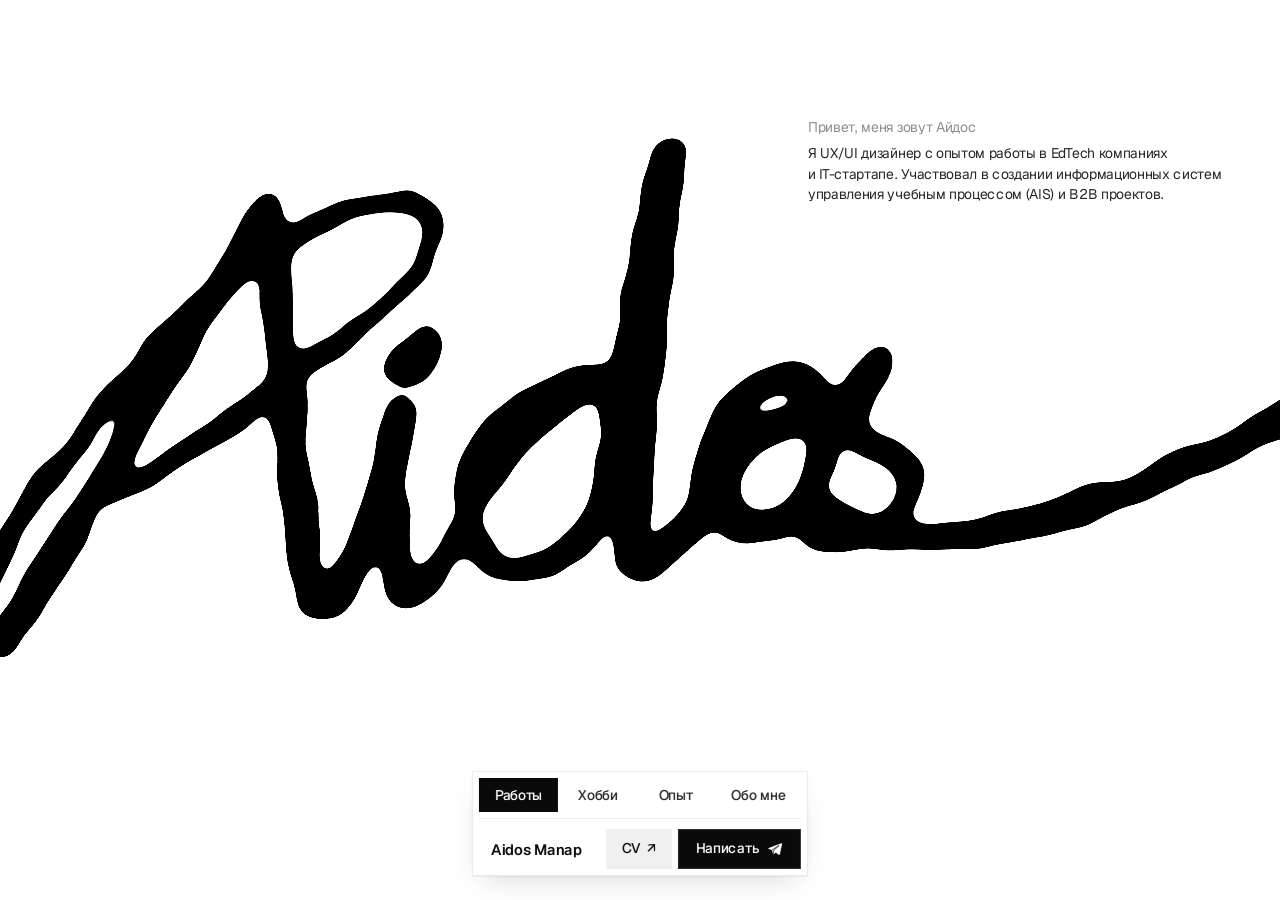
<file: v2/index.html>
<!doctype html>
<html lang="ru">
<head>
<meta charset="utf-8">
<meta name="viewport" content="width=device-width,initial-scale=1">
<title>Айдос Манап — UI/UX Designer</title>
<link rel="preload" href="../assets/fonts/medeo-sans/MedeoSansVariable.woff2" as="font" type="font/woff2" crossorigin>
<style>
  /* Medeo Sans by DNF, OFL 1.1 (license in assets/fonts/medeo-sans/OFL.txt) */
  @font-face{font-family:"Medeo Sans";src:url("../assets/fonts/medeo-sans/MedeoSansVariable.woff2") format("woff2");font-weight:100 900;font-style:normal;font-display:swap}
  @font-face{font-family:"Medeo Sans";src:url("../assets/fonts/medeo-sans/MedeoSansVariable-Italic.woff2") format("woff2");font-weight:100 900;font-style:italic;font-display:swap}
  :root{
    --bg:#FFFFFF;
    --ink:#0A0A0A;
    --ink-2:#282828;
    --mute:#8E8E90;
    --hairline:rgba(0,0,0,.08);
    --glass:rgba(255,255,255,.28);
    --glass-edge:rgba(255,255,255,.7);
    --glass-shadow:0 12px 32px -12px rgba(0,0,0,.18),0 1px 2px rgba(0,0,0,.06);
    --radius:0;
    --text:'Medeo Sans',system-ui,-apple-system,sans-serif;
    --ease:cubic-bezier(.2,.8,.2,1);
    --pad:clamp(16px,3vw,32px);
  }
  *{box-sizing:border-box}
  html{color-scheme:light}
  body{margin:0;min-height:100vh;background:var(--bg);color:var(--ink-2);font-family:var(--text);font-size:16px;line-height:1.4;letter-spacing:-.02em;-webkit-font-smoothing:antialiased}
  a{color:inherit;text-decoration:none}
  .sr{position:absolute;width:1px;height:1px;overflow:hidden;clip:rect(0 0 0 0);white-space:nowrap}

  /* ---------- menu card, pinned bottom centre: tabs · hairline · name + contact ---------- */
  .glass{background:var(--glass);border:1px solid var(--glass-edge);box-shadow:var(--glass-shadow),inset 0 1px 0 rgba(255,255,255,.9);-webkit-backdrop-filter:blur(20px) saturate(180%);backdrop-filter:blur(20px) saturate(180%)}
  @supports not ((-webkit-backdrop-filter:blur(1px)) or (backdrop-filter:blur(1px))){ .glass{background:rgba(255,255,255,.94)} }

  .menu{position:fixed;z-index:50;bottom:24px;left:50%;transform:translateX(-50%);display:flex;flex-direction:column;padding:6px;border-radius:var(--radius);border-color:rgba(0,0,0,.08)}

  .tabs{position:relative;z-index:1;display:flex;gap:2px}
  .tab{position:relative;z-index:1;flex:1;text-align:center;padding:10px 16px;border-radius:var(--radius);font-size:14px;font-weight:500;line-height:1;color:var(--ink-2);white-space:nowrap;transition:color .25s var(--ease),background .2s}
  .tab:hover{background:rgba(0,0,0,.05)}
  .tab[aria-current="page"]{color:#fff}
  .tab[aria-current="page"]:hover{background:none}
  /* the black pill slides to the active tab */
  .ind{position:absolute;z-index:0;top:0;bottom:0;left:0;width:0;border-radius:var(--radius);background:var(--ink);transition:transform .45s var(--ease),width .45s var(--ease);will-change:transform}

  .menu-foot{position:relative;z-index:1;display:flex;align-items:center;gap:6px;margin-top:6px;padding:10px 0 0 12px;border-top:1px solid var(--hairline)}
  .logo{margin-right:auto;padding-right:18px;font-size:15px;font-weight:600;letter-spacing:-.02em;line-height:1;color:var(--ink);white-space:nowrap}
  .cta{display:inline-flex;align-items:center;gap:8px;height:40px;padding:0 18px;border-radius:var(--radius);background:var(--ink);color:#fff;font-size:14px;font-weight:500;box-shadow:inset 0 0 0 1px rgba(255,255,255,.16);transition:transform .3s var(--ease)}
  .cta:hover{transform:translateY(-1px)}
  .cv{display:inline-flex;align-items:center;gap:6px;height:40px;padding:0 16px;border-radius:var(--radius);background:rgba(10,10,10,.06);color:var(--ink);font-size:14px;font-weight:500;transition:background .2s}
  .cv:hover{background:rgba(10,10,10,.11)}
  .cta svg{width:16px;height:16px;flex:none}
  .cta .fold{fill:none;stroke:var(--ink);stroke-width:1.1;stroke-linecap:round;stroke-linejoin:round}
  .tab:focus-visible,.cta:focus-visible,.cv:focus-visible,.logo:focus-visible{outline:2px solid var(--ink);outline-offset:3px}

  @media (max-width:640px){
    .menu{left:var(--pad);right:var(--pad);bottom:12px;transform:none}
    .tab{padding:10px 8px}
  }
  /* phones: «Написать» shrinks to the plane icon so CV fits beside it */
  @media (max-width:420px){
    .logo{padding-right:8px}
    .cta{width:40px;padding:0;justify-content:center}
    .cta span{position:absolute;width:1px;height:1px;overflow:hidden;clip:rect(0 0 0 0);white-space:nowrap}
  }
  @media (prefers-reduced-motion:reduce){ .ind,.tab,.cta{transition:none} }
  /* ---------- hero: hand-drawn "Aidos" that writes itself on load ---------- */
  .hero{position:relative;min-height:100vh;min-height:100svh;display:flex;flex-direction:column;align-items:center;justify-content:center;gap:clamp(8px,3vh,32px);overflow:hidden;padding:16px 0 200px}
  .sign{width:min(118vw,calc((100svh - 250px) * 2.75));max-width:none;height:auto;max-height:none;flex-shrink:0;overflow:visible}
  .sign path{fill:none;stroke:var(--ink);stroke-width:30;stroke-linecap:round;stroke-linejoin:round;stroke-dasharray:1 2;stroke-dashoffset:1;animation:write var(--d) var(--w,cubic-bezier(.5,.05,.4,1)) var(--at) forwards}
  .sign .s1{--d:2.3s;--at:.3s}
  .sign .s2{--d:.8s;--at:2.65s;stroke-width:24;--w:cubic-bezier(.35,.1,.3,1)}
  .sign .s3{--d:.15s;--at:3.5s;stroke-width:42;--w:linear}
  @keyframes write{to{stroke-dashoffset:0}}
  /* short intro, top right, opposite the menu */
  .intro{position:absolute;z-index:2;top:clamp(56px,13vh,130px);right:var(--pad);width:min(440px,calc(100% - 2 * var(--pad)));margin:0;font-size:14px;line-height:1.45;color:var(--ink-2);text-wrap:pretty;opacity:0;animation:fade .6s var(--ease) 3.7s forwards}
  .nw{white-space:nowrap}
  .intro .now{display:block;margin-bottom:6px;color:var(--mute)}
  @keyframes fade{from{opacity:0;transform:translateY(-6px)}to{opacity:1;transform:none}}
  @media (max-width:640px){ .intro{top:20px;left:var(--pad);width:auto} }
  @media (prefers-reduced-motion:reduce){ .intro{animation:none;opacity:1} }
  @media (prefers-reduced-motion:reduce){ .sign path{animation:none;stroke-dashoffset:0} }

</style>
</head>
<body>

<header class="menu glass">
  <nav class="tabs" aria-label="Разделы">
    <span class="ind" aria-hidden="true"></span>
    <a class="tab" href="#work" aria-current="page">Работы</a>
    <a class="tab" href="#hobby">Хобби</a>
    <a class="tab" href="#experience">Опыт</a>
    <a class="tab" href="#about">Обо&nbsp;мне</a>
  </nav>
  <div class="menu-foot">
    <a class="logo" href="#top" aria-label="Aidos Manap, наверх">Aidos Manap</a>
    <a class="cv" href="../assets/Aidos-Manap-CV.pdf" target="_blank" rel="noreferrer">CV <span aria-hidden="true">↗</span></a>
    <a class="cta" href="https://t.me/dosyasoda" target="_blank" rel="noreferrer"><span>Написать</span><svg viewBox="0 0 24 24" aria-hidden="true"><path fill="currentColor" d="M21.4 3.3 2.7 10.6c-1 .4-1 1.2 0 1.5l4.6 1.5 1.8 5.7c.2.7.9.9 1.4.4l2.6-2.4 4.6 3.4c.7.5 1.5.2 1.7-.7l3.2-15.2c.2-1-.4-1.7-1.2-1.5Z"/><path class="fold" d="m7.4 13.6 10.9-7-8.2 7.7-.4 4.5"/></svg></a>
  </div>
</header>

<main id="top">
  <section class="hero">
    <h1 class="sr">Айдос Манап — UI/UX-дизайнер</h1>
    <p class="intro"><span class="now">Привет, меня зовут Айдос</span>Я&nbsp;UX/UI дизайнер с&nbsp;опытом работы в&nbsp;EdTech компаниях и&nbsp;<span class="nw">IT-стартапе</span>. Участвовал в&nbsp;создании информационных систем управления учебным процессом (AIS) и&nbsp;B2B проектов.</p>
    <svg class="sign" viewBox="-30 -40 1180 440" role="img" aria-label="Aidos">
      <defs>
        <!-- marker ink: wobbly edges, and strokes that touch melt into blobs -->
        <filter id="ink" x="-8%" y="-15%" width="116%" height="130%" color-interpolation-filters="sRGB">
          <feTurbulence type="fractalNoise" baseFrequency="0.022" numOctaves="2" seed="11" result="noise"/>
          <feDisplacementMap in="SourceGraphic" in2="noise" scale="13" xChannelSelector="R" yChannelSelector="G" result="rough"/>
          <feGaussianBlur in="rough" stdDeviation="5" result="soft"/>
          <feTurbulence type="fractalNoise" baseFrequency="0.006" numOctaves="1" seed="4" result="swell"/>
          <feColorMatrix in="swell" type="matrix" values="0 0 0 0 0  0 0 0 0 0  0 0 0 0 0  1 0 0 0 0" result="swellA"/>
          <feComposite in="soft" in2="swellA" operator="arithmetic" k1="0" k2="1" k3=".8" k4="-.55" result="varied"/>
          <feColorMatrix in="varied" type="matrix" values="1 0 0 0 0  0 1 0 0 0  0 0 1 0 0  0 0 0 40 -20"/>
        </filter>
      </defs>
      <g transform="rotate(-7 560 180)"><g filter="url(#ink)">
        <g transform="translate(40 0) skewX(-10)">
          <!-- A, i, d, o, s and the long tail in one line; then the big loop that crosses the A; then the dot over i -->
          <path class="s1" pathLength="1" d="M60 340 C120 240 190 120 250 30 C266 120 280 230 300 330 C310 352 330 330 345 290 C352 262 356 240 362 200 C360 250 362 300 372 335 C385 352 405 320 420 290 C432 262 470 205 520 196 C480 188 425 215 420 262 C416 310 448 340 482 332 C516 324 534 290 538 245 C542 170 552 95 566 25 C558 120 548 240 552 334 C562 352 590 330 610 300 C612 250 630 210 662 208 C700 208 712 262 690 300 C668 336 620 326 622 288 C624 255 660 240 705 246 C722 248 735 228 742 205 C708 220 712 258 744 272 C786 290 776 338 728 338 C705 338 692 326 694 310 C760 370 920 360 1100 270"/>
          <path class="s2" pathLength="1" d="M40 300 C100 170 230 50 330 36 C392 28 400 76 356 108 C304 146 230 196 140 236"/>
          <path class="s3" pathLength="1" d="M370 160 L379 154"/>
        </g>
      </g></g>
    </svg>
  </section>
</main>

<script>
(function(){
  var bar = document.querySelector('.menu .tabs'), ind = bar.querySelector('.ind');
  var tabs = Array.prototype.slice.call(bar.querySelectorAll('.tab'));
  function place(tab, instant){
    if (instant) ind.style.transition = 'none';
    ind.style.width = tab.offsetWidth + 'px';
    ind.style.transform = 'translateX(' + tab.offsetLeft + 'px)';
    if (instant) { ind.offsetWidth; ind.style.transition = ''; }
  }
  function select(tab, instant){
    tabs.forEach(function(t){ if (t === tab) t.setAttribute('aria-current', 'page'); else t.removeAttribute('aria-current'); });
    place(tab, instant);
  }
  var fromHash = tabs.filter(function(t){ return t.getAttribute('href') === location.hash; })[0];
  select(fromHash || tabs[0], true);
  tabs.forEach(function(t){ t.addEventListener('click', function(){ select(t); }); });
  addEventListener('resize', function(){ place(bar.querySelector('[aria-current="page"]'), true); });
  if (document.fonts && document.fonts.ready) document.fonts.ready.then(function(){ place(bar.querySelector('[aria-current="page"]'), true); });
})();
</script>
</body>
</html>
</file>
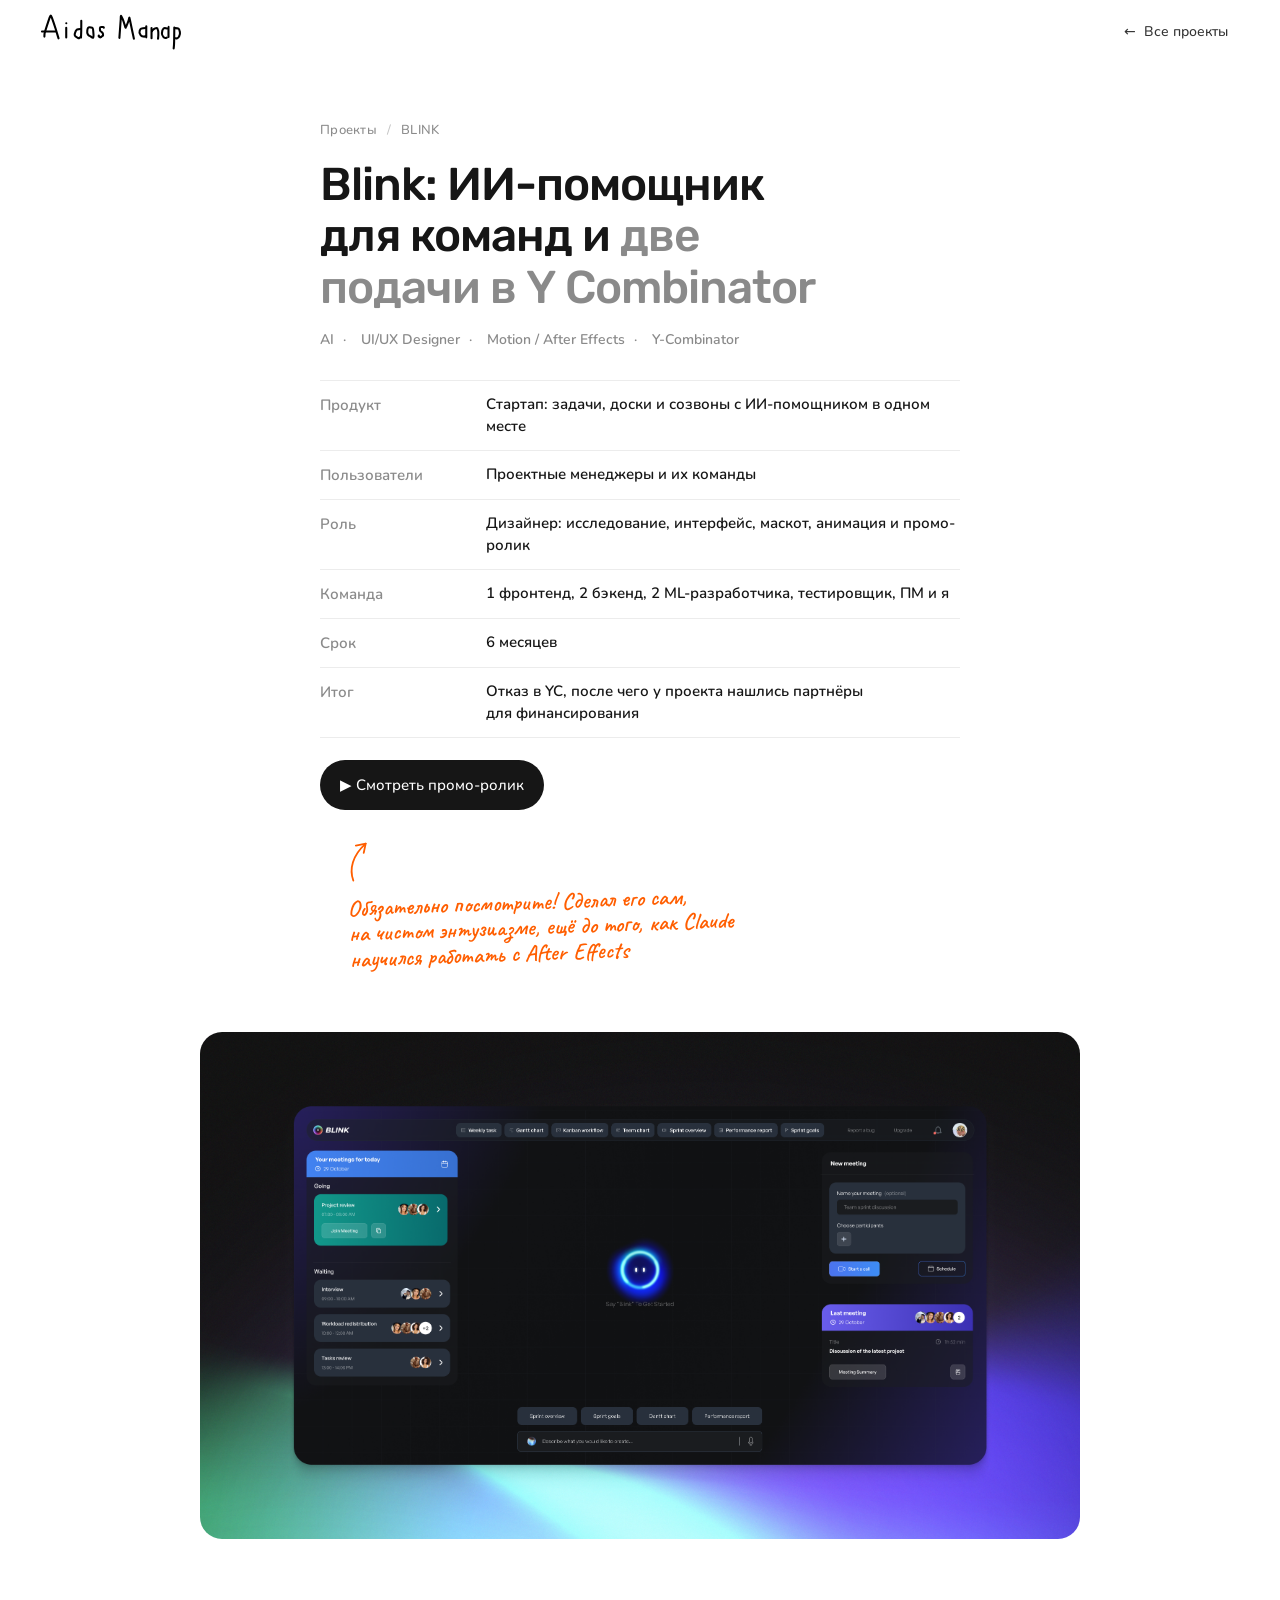
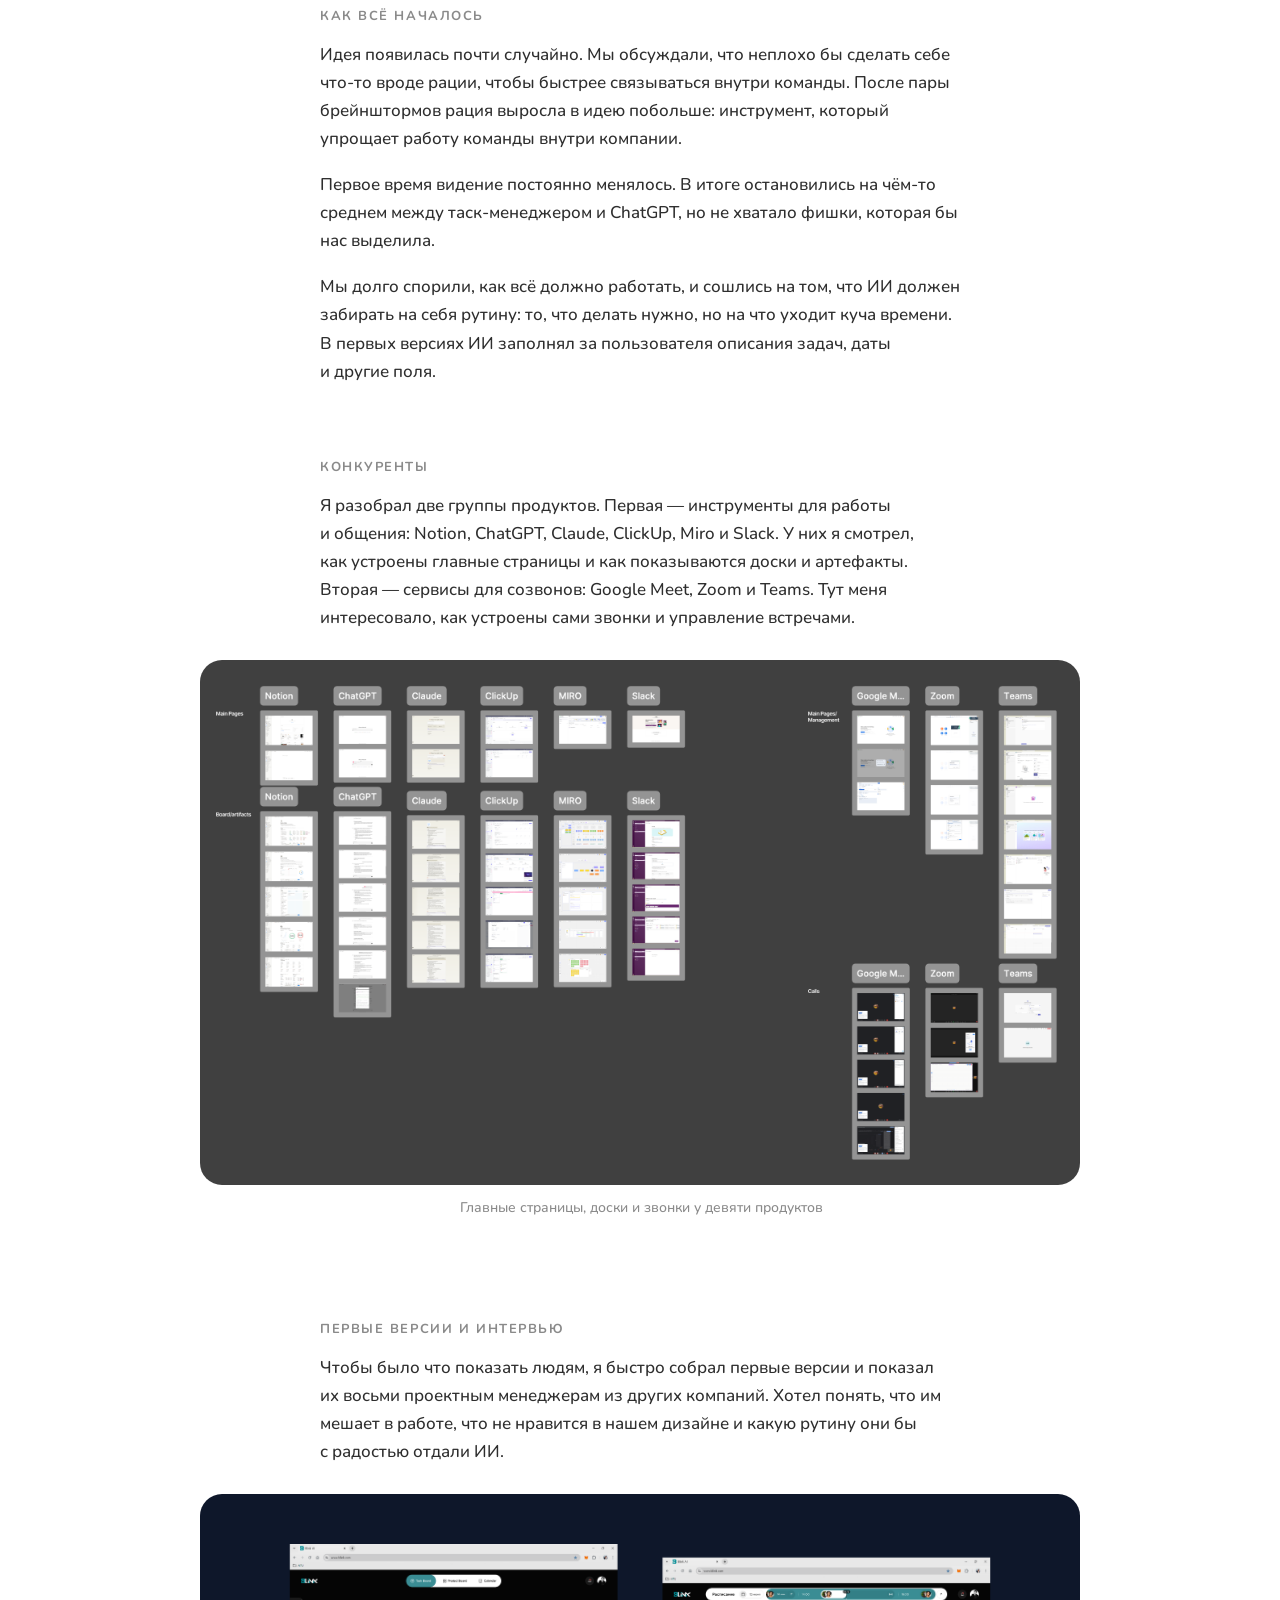
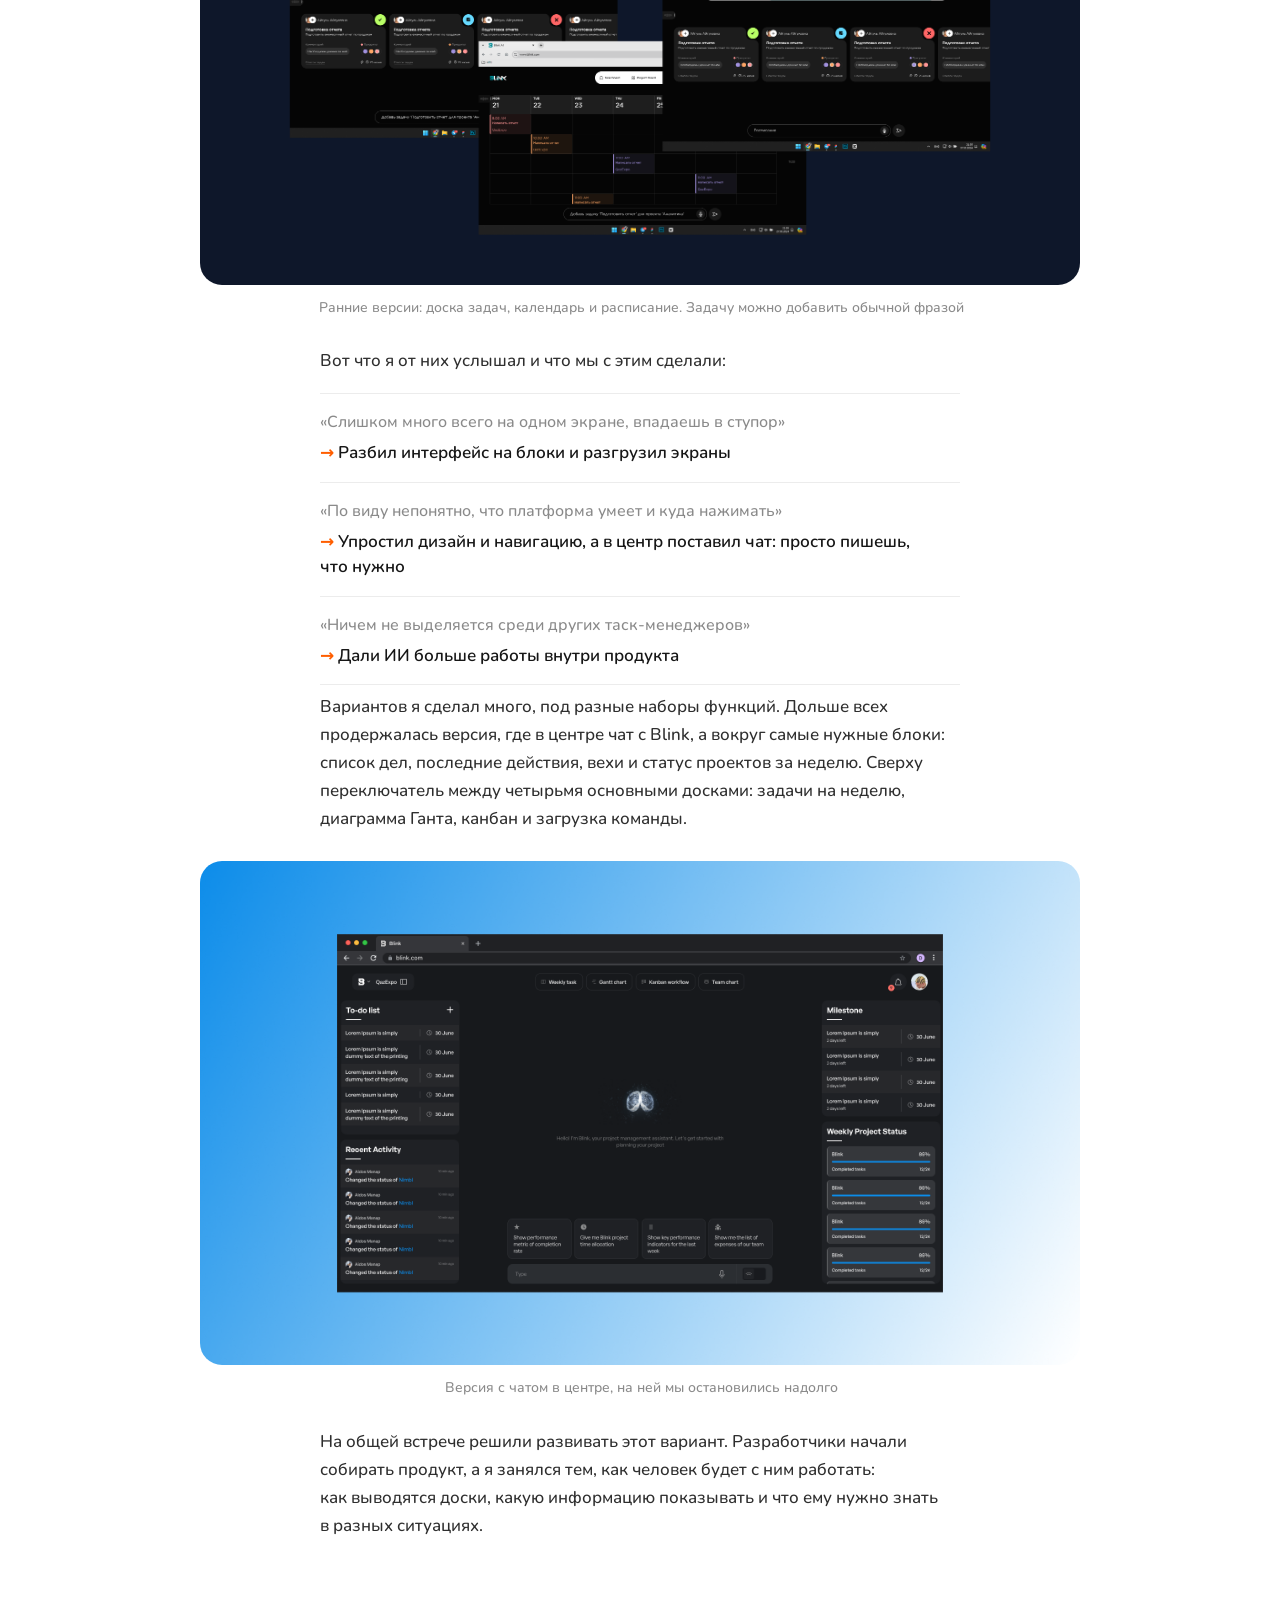
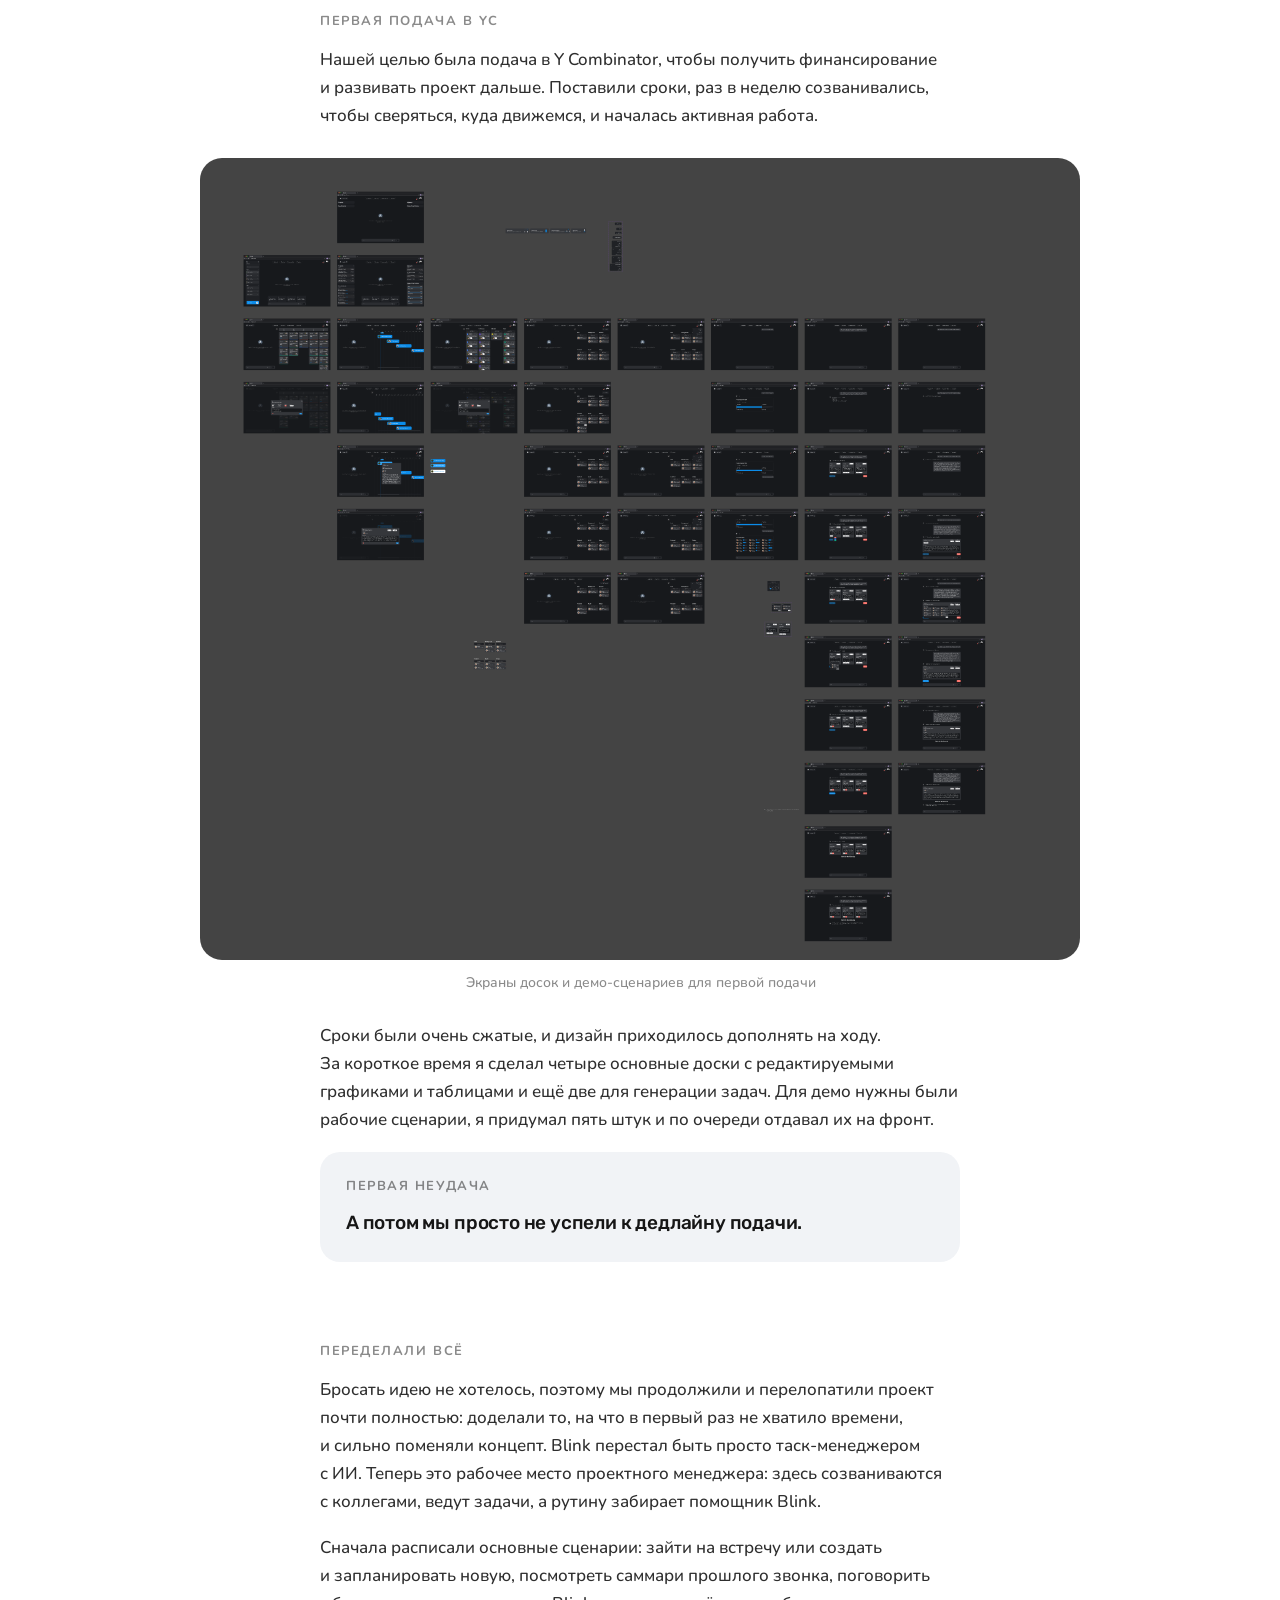
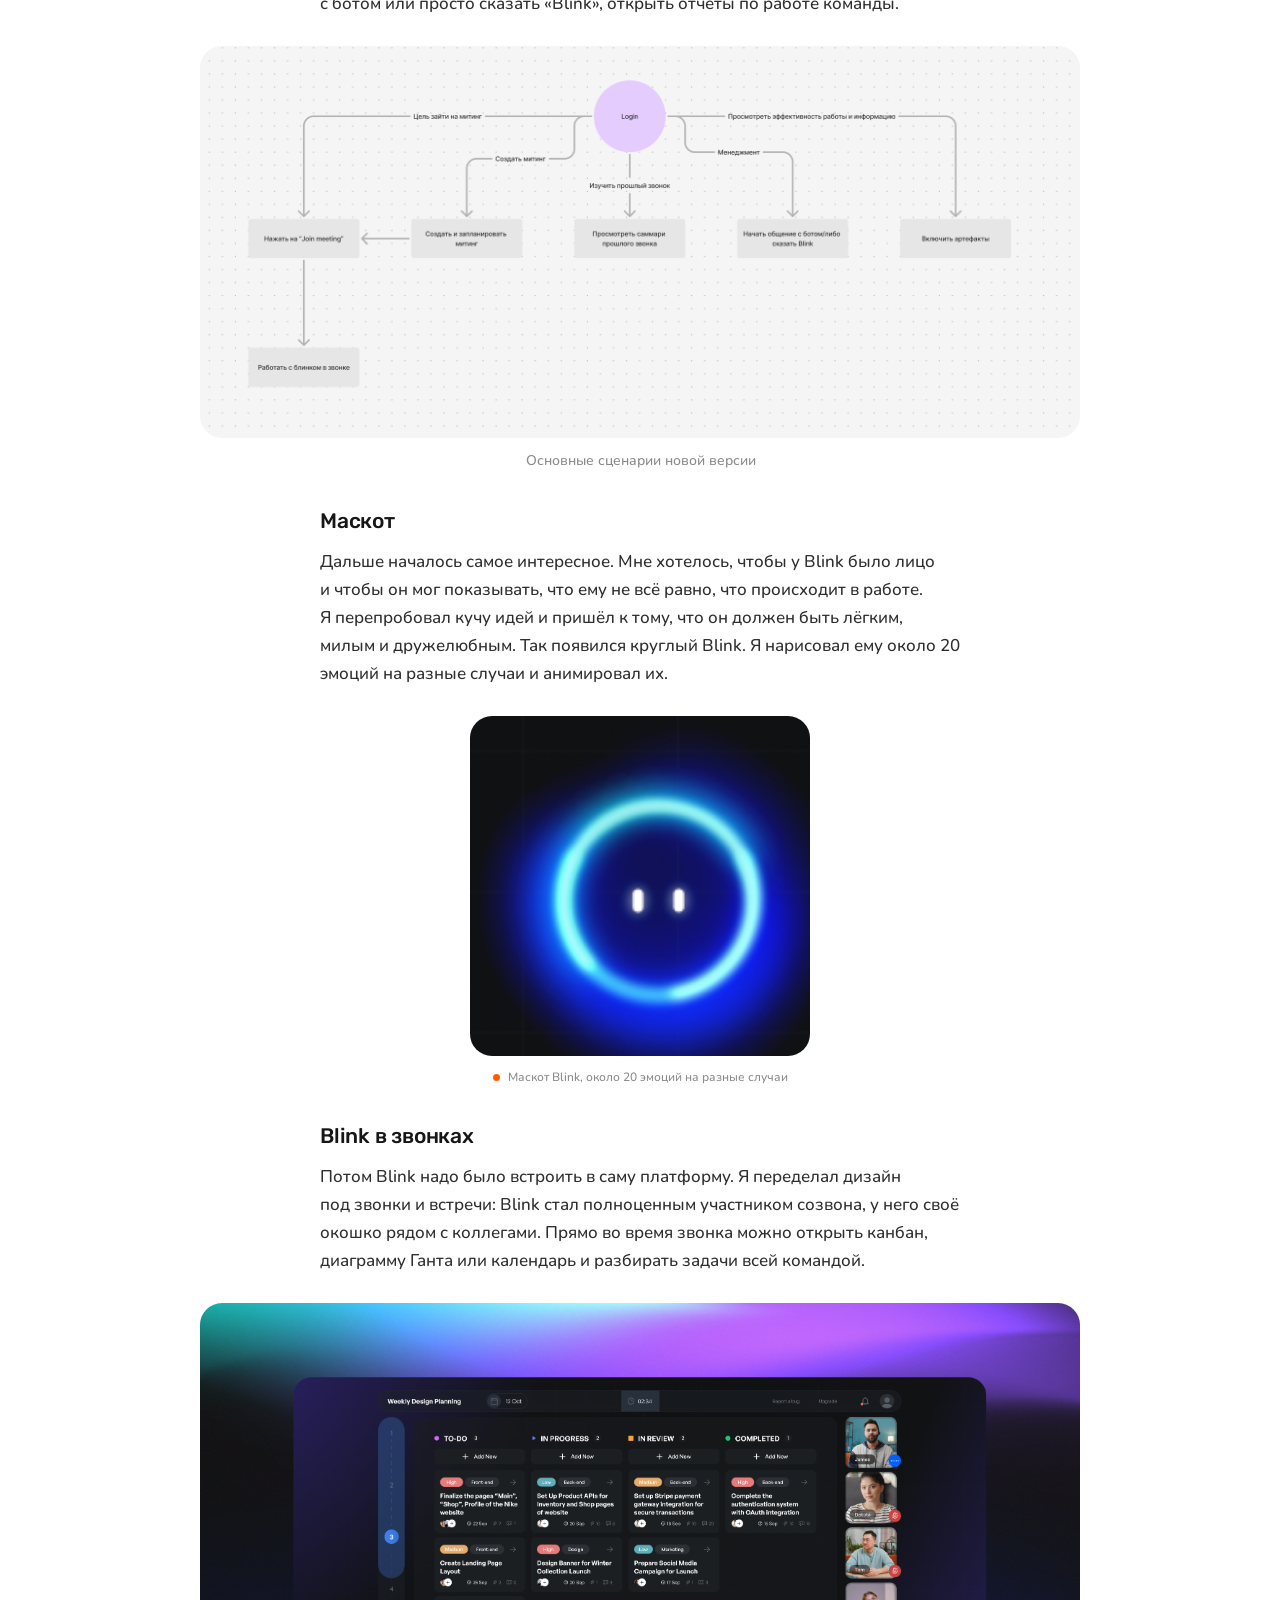
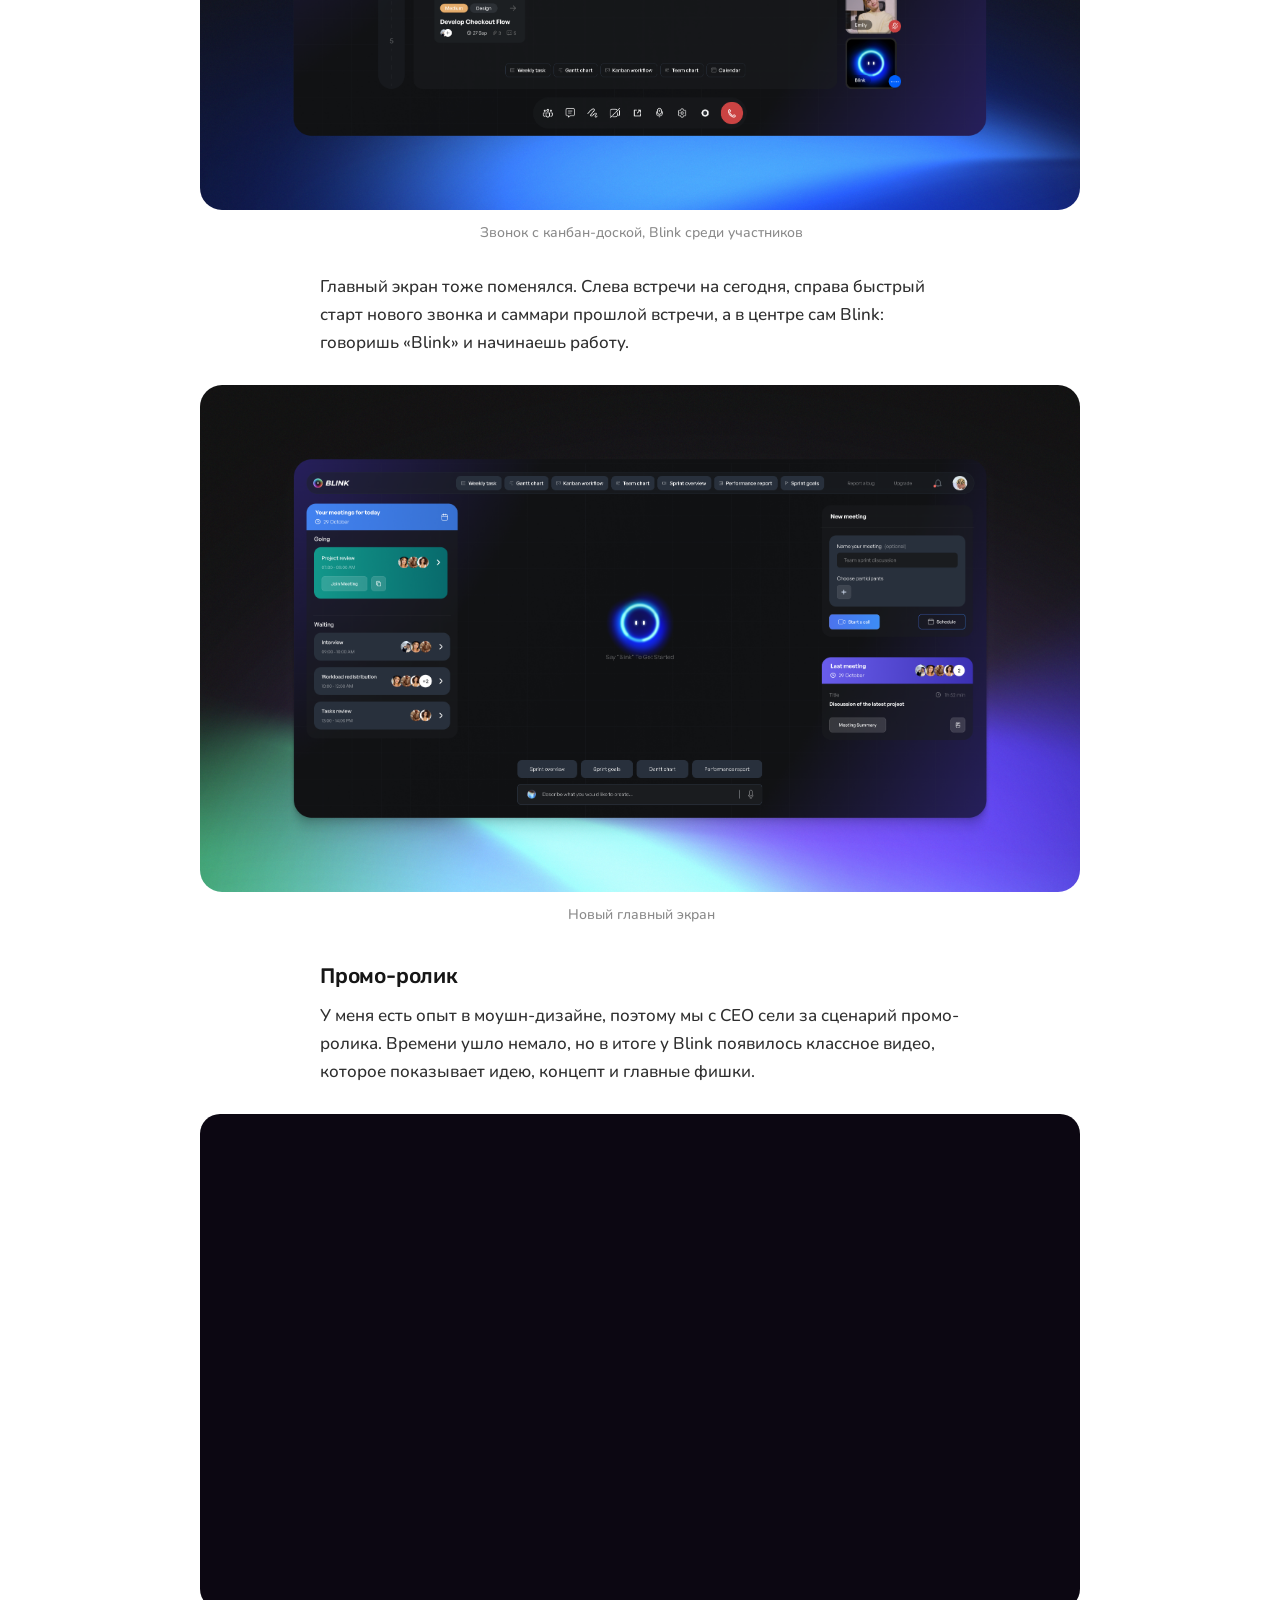
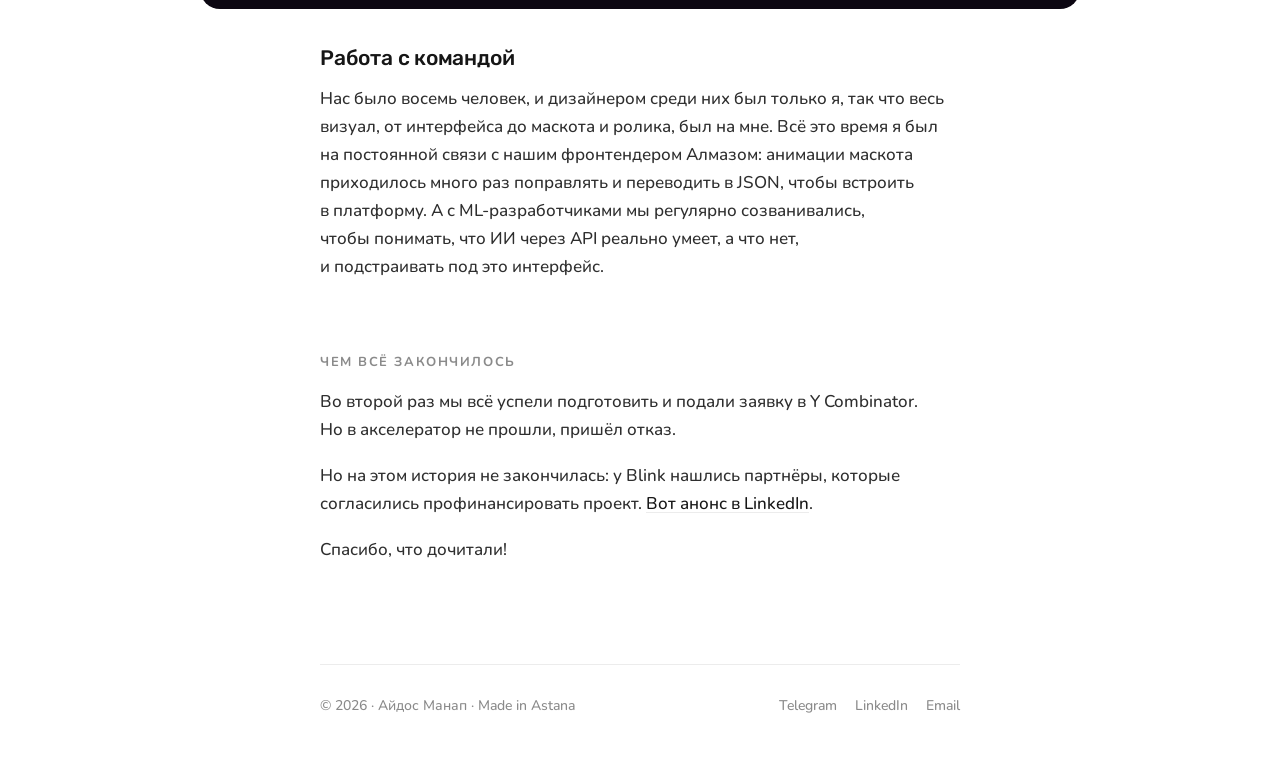
<file: cases/blink.html>
<!doctype html>
<html lang="ru">
<head>
<meta charset="utf-8" />
<meta name="viewport" content="width=device-width,initial-scale=1" />
<title>BLINK — Кейс · Айдос Манап</title>
<link rel="preconnect" href="https://fonts.googleapis.com">
<link rel="preconnect" href="https://fonts.gstatic.com" crossorigin>
<link href="https://fonts.googleapis.com/css2?family=Nunito:ital,wght@0,400..800;1,400..800&family=Rubik:ital,wght@0,400..700;1,400..700&family=Caveat:wght@500;600&display=swap" rel="stylesheet">

<style>
  :root{
    --accent:#FF5E00;
    --accent-soft:rgba(255,94,0,.12);
    --bg:#F1F3F6;
    --bg-card:#FFFFFF;
    --bg-deep:#1F1F1F;
    --ink:#1F1F1F;
    --ink-2:#333333;
    --ink-mute:#8A8A8B;
    --line:rgba(31,31,31,.08);
    --line-2:rgba(31,31,31,.14);
    --radius-xl:48px;
    --radius-lg:32px;
    --radius-md:20px;
    --radius-sm:12px;
    --radius-pill:999px;
    --container:1320px;
    --pad-x:clamp(16px,3vw,40px);
    --display:'Rubik', 'Nunito', system-ui, sans-serif;
    --text:'Nunito', system-ui, sans-serif;
    --mono:'Nunito', system-ui, sans-serif;
  }
  *{box-sizing:border-box;-webkit-font-smoothing:antialiased}
  html{scroll-behavior:smooth}
  html,body{margin:0;padding:0;background:var(--bg);color:var(--ink);font-family:var(--text);font-size:16px;line-height:1.45}
  body{overflow-x:hidden}
  a{color:inherit;text-decoration:none}
  img{display:block;max-width:100%}
  ::selection{background:var(--accent);color:#fff}

  .wrap{max-width:var(--container);margin:0 auto;padding-left:var(--pad-x);padding-right:var(--pad-x)}
  .eyebrow{font-family:var(--mono);font-size:12px;letter-spacing:0.06em;text-transform:uppercase;color:var(--ink-mute)}

  /* ---------- progress bar ---------- */
  .read-progress{display:none}

  /* ---------- Top bar ---------- */
  .topbar{
    position:sticky;top:0;z-index:50;background:rgba(241,243,246,.82);backdrop-filter:blur(14px);
    border-bottom:1px solid var(--line);
  }
  .topbar-inner{display:flex;align-items:center;justify-content:space-between;height:64px}
  .brand{display:flex;align-items:center;gap:10px;font-family:var(--display);font-weight:600;font-size:16px;letter-spacing:-0.01em}
  .brand-dot{width:10px;height:10px;border-radius:50%;background:var(--accent);box-shadow:0 0 0 4px var(--accent-soft)}
  .back{display:inline-flex;align-items:center;gap:8px;font-size:14px;color:var(--ink-2);padding:8px 14px;border-radius:var(--radius-pill);transition:background .2s,color .2s}
  .back:hover{background:rgba(31,31,31,.06);color:var(--ink)}
  .back .ar{transition:transform .2s}
  .back:hover .ar{transform:translateX(-3px)}

  /* ---------- buttons ---------- */
  .btn{display:inline-flex;align-items:center;gap:10px;padding:14px 22px;border-radius:var(--radius-pill);font-weight:500;font-size:15px;line-height:1;transition:transform .2s,background .2s,box-shadow .2s;white-space:nowrap;cursor:pointer}
  .btn-primary{background:var(--accent);color:#fff;box-shadow:0 8px 24px -8px rgba(255,94,0,.55)}
  .btn-primary:hover{transform:translateY(-1px);box-shadow:0 16px 32px -10px rgba(255,94,0,.7)}
  .btn-secondary{background:var(--ink);color:#fff}
  .btn-secondary:hover{background:#000}

  /* ---------- case header ---------- */
  .case-head{padding:48px 0 28px}
  .crumbs{display:flex;align-items:center;gap:10px;color:var(--ink-mute);font-family:var(--mono);font-size:12px;letter-spacing:.04em;text-transform:uppercase;margin-bottom:26px;flex-wrap:wrap}
  .crumbs a:hover{color:var(--ink)}
  .crumbs .sep{opacity:.5}
  .case-title{font-family:var(--display);font-weight:600;letter-spacing:-0.025em;line-height:1.0;margin:0;font-size:clamp(40px,6.4vw,92px);text-wrap:balance;max-width:16ch}
  .case-title em{font-style:italic;font-weight:500;color:var(--accent)}
  .case-tags{display:flex;flex-wrap:wrap;gap:8px;margin-top:26px}
  .chip{display:inline-flex;align-items:center;gap:6px;padding:8px 14px;border-radius:var(--radius-pill);background:#fff;border:1px solid var(--line);font-size:13px;color:var(--ink-2)}
  .chip.accent{background:var(--accent);border-color:var(--accent);color:#fff}
  .chip.dark{background:var(--ink);border-color:var(--ink);color:#fff}

  /* stat strip */
  .stat-strip{display:grid;grid-template-columns:repeat(3,1fr);gap:14px;margin-top:34px}
  .stat{background:#fff;border:1px solid var(--line);border-radius:var(--radius-md);padding:24px 24px 22px;display:flex;flex-direction:column;gap:10px;min-height:150px;justify-content:space-between}
  .stat .big{font-family:var(--display);font-weight:600;font-size:clamp(34px,4vw,52px);letter-spacing:-0.02em;line-height:1;color:var(--accent)}
  .stat .lbl{font-size:15px;color:var(--ink-2);line-height:1.4}
  .stat .ic{width:38px;height:38px;border-radius:11px;background:var(--accent-soft);display:flex;align-items:center;justify-content:center;color:var(--accent);font-family:var(--display);font-weight:600}
  @media (max-width:760px){.stat-strip{grid-template-columns:1fr}}

  /* hero image */
  .hero-shot{margin-top:34px;border-radius:var(--radius-lg);overflow:hidden;background:#0f0a18}
  .hero-shot img{width:100%;display:block}

  /* ---------- layout: TOC + content ---------- */
  .layout{display:grid;grid-template-columns:minmax(0,1fr);gap:clamp(32px,5vw,88px);padding:56px 0 40px;align-items:start}
  @media (max-width:960px){.layout{grid-template-columns:minmax(0,1fr);gap:0}.toc{min-width:0}}

  .toc{position:sticky;top:88px}
  .toc-label{font-family:var(--mono);font-size:11px;letter-spacing:.08em;text-transform:uppercase;color:var(--ink-mute);margin:0 0 16px;padding-left:14px}
  .toc ol{list-style:none;margin:0;padding:0;display:flex;flex-direction:column;gap:2px}
  .toc a{display:flex;align-items:baseline;gap:12px;padding:9px 14px;border-radius:var(--radius-sm);color:var(--ink-mute);font-size:14.5px;line-height:1.3;transition:color .2s,background .2s;position:relative}
  .toc a .n{font-family:var(--mono);font-size:11px;letter-spacing:.02em;opacity:.7;min-width:18px}
  .toc a:hover{color:var(--ink-2);background:rgba(31,31,31,.04)}
  .toc a.active{color:var(--ink);background:#fff;font-weight:500;box-shadow:0 1px 0 var(--line)}
  .toc a.active .n{color:var(--accent);opacity:1}
  .toc a.active::before{content:'';position:absolute;left:0;top:50%;transform:translateY(-50%);width:3px;height:18px;border-radius:3px;background:var(--accent)}
  .toc-foot{margin-top:22px;padding-left:14px}
  @media (max-width:960px){
    .toc{position:static;margin-bottom:8px}
    .toc-inner{position:sticky;top:64px;z-index:30;background:var(--bg);margin:0 calc(-1*var(--pad-x));padding:12px var(--pad-x);border-bottom:1px solid var(--line)}
    .toc-label,.toc-foot{display:none}
    .toc ol{flex-direction:row;gap:6px;overflow-x:auto;-ms-overflow-style:none;scrollbar-width:none}
    .toc ol::-webkit-scrollbar{display:none}
    .toc a{white-space:nowrap;background:#fff;border:1px solid var(--line)}
    .toc a.active::before{display:none}
  }

  /* ---------- content ---------- */
  .content{max-width:760px;min-width:0}
  .sec{padding:14px 0 56px;scroll-margin-top:88px}
  .sec:last-child{padding-bottom:24px}
  .sec-num{font-family:var(--mono);font-size:12px;letter-spacing:.06em;color:var(--accent);text-transform:uppercase;margin-bottom:14px;display:flex;align-items:center;gap:10px}
  .sec-num::after{content:'';flex:1;height:1px;background:var(--line)}
  .sec h2{font-family:var(--display);font-weight:600;font-size:clamp(28px,3.4vw,44px);letter-spacing:-0.02em;line-height:1.05;margin:0 0 22px;text-wrap:balance}
  .sec h3{font-family:var(--display);font-weight:600;font-size:21px;letter-spacing:-0.01em;margin:34px 0 14px}
  .sec p{font-size:17px;line-height:1.62;color:var(--ink-2);margin:0 0 18px;text-wrap:pretty}
  .sec p:last-child{margin-bottom:0}

  /* bullet list */
  .blist{list-style:none;margin:6px 0 18px;padding:0;display:flex;flex-direction:column;gap:12px}
  .blist li{position:relative;padding-left:30px;font-size:17px;line-height:1.55;color:var(--ink-2)}
  .blist li::before{content:'';position:absolute;left:6px;top:11px;width:7px;height:7px;border-radius:50%;background:var(--accent)}

  /* callout / hypothesis */
  .callout{background:var(--ink);color:#fff;border-radius:var(--radius-md);padding:30px 32px;margin:6px 0 8px}
  .callout .k{font-family:var(--mono);font-size:12px;letter-spacing:.06em;text-transform:uppercase;color:var(--accent);margin-bottom:12px}
  .callout p{color:#fff;font-size:19px;line-height:1.5;font-family:var(--display);font-weight:500;font-style:italic;margin:0;letter-spacing:-0.01em}

  /* quote cards */
  .quote{background:#fff;border:1px solid var(--line);border-left:3px solid var(--accent);border-radius:var(--radius-sm);padding:20px 24px;font-size:16.5px;line-height:1.55;color:var(--ink-2)}
  .quotes{display:flex;flex-direction:column;gap:12px;margin:6px 0 8px}

  /* metric pair */
  .pair{display:grid;grid-template-columns:1fr 1fr;gap:14px;margin:8px 0}
  @media (max-width:560px){.pair{grid-template-columns:1fr}}
  .metric{background:#fff;border:1px solid var(--line);border-radius:var(--radius-md);padding:24px;display:flex;flex-direction:column;gap:6px}
  .metric .t{font-family:var(--mono);font-size:12px;letter-spacing:.04em;text-transform:uppercase;color:var(--ink-mute)}
  .metric .v{font-family:var(--display);font-weight:600;font-size:clamp(36px,4.4vw,56px);line-height:1;letter-spacing:-0.02em}
  .metric.is-min .v{color:var(--ink)}
  .metric.is-max .v{color:var(--accent)}
  .metric .sub{font-size:13.5px;color:var(--ink-mute)}

  /* figure */
  figure{margin:24px 0}
  .shot{border-radius:var(--radius-md);overflow:hidden;background:transparent}
  .shot.dark{background:transparent}
  .shot.pad{padding:0}
  .shot img{width:100%;display:block}
  figcaption{font-family:var(--mono);font-size:12px;color:var(--ink-mute);letter-spacing:.02em;margin-top:12px;padding-left:2px}

  /* result hero */
  .result-hero{background:var(--ink);color:#fff;border-radius:var(--radius-lg);padding:clamp(28px,4vw,46px);margin:8px 0 24px;position:relative;overflow:hidden}
  .result-hero .glow{position:absolute;width:340px;height:340px;border-radius:50%;background:radial-gradient(circle,rgba(255,94,0,.55),transparent 70%);right:-90px;top:-120px;filter:blur(20px)}
  .result-hero .k{font-family:var(--mono);font-size:12px;letter-spacing:.06em;text-transform:uppercase;color:rgba(255,255,255,.6);position:relative;z-index:2}
  .result-hero .v{font-family:var(--display);font-weight:600;font-size:clamp(64px,12vw,140px);line-height:.92;letter-spacing:-0.03em;margin:8px 0 4px;position:relative;z-index:2}
  .result-hero .v em{font-style:normal;color:var(--accent)}
  .result-hero .d{position:relative;z-index:2;color:rgba(255,255,255,.72);font-size:16px;max-width:30ch}

  /* before/after */
  .ba{display:grid;grid-template-columns:1fr auto 1fr;gap:18px;align-items:stretch;margin:8px 0}
  @media (max-width:560px){.ba{grid-template-columns:1fr;gap:12px}}
  .ba-card{background:#fff;border:1px solid var(--line);border-radius:var(--radius-md);padding:24px;text-align:center;display:flex;flex-direction:column;gap:6px;justify-content:center}
  .ba-card.now{border-color:var(--accent);box-shadow:0 12px 30px -18px rgba(255,94,0,.5)}
  .ba-card .t{font-family:var(--mono);font-size:12px;letter-spacing:.04em;text-transform:uppercase;color:var(--ink-mute)}
  .ba-card .pct{font-family:var(--display);font-weight:600;font-size:clamp(40px,6vw,64px);line-height:1;letter-spacing:-0.02em}
  .ba-card.now .pct{color:var(--accent)}
  .ba-card .frac{font-size:14px;color:var(--ink-mute)}
  .ba-arrow{display:flex;align-items:center;justify-content:center;font-size:26px;color:var(--accent)}
  @media (max-width:560px){.ba-arrow{transform:rotate(90deg)}}

  /* next cta */
  .endcta{background:#fff;border:1px solid var(--line);border-radius:var(--radius-lg);padding:clamp(28px,4vw,44px);display:flex;flex-wrap:wrap;align-items:center;justify-content:space-between;gap:22px;margin-top:8px}
  .endcta h3{font-family:var(--display);font-weight:600;font-size:clamp(24px,3vw,34px);letter-spacing:-0.02em;margin:0 0 6px}
  .endcta p{margin:0;color:var(--ink-mute);font-size:15px}
  .endcta .acts{display:flex;gap:10px;flex-wrap:wrap}

  /* footer */
  .footer{display:flex;align-items:center;justify-content:space-between;flex-wrap:wrap;gap:16px;padding:30px 0 40px;color:var(--ink-mute);font-size:14px;border-top:1px solid var(--line)}
  .footer .links{display:flex;gap:18px;flex-wrap:wrap}
  .footer .links a:hover{color:var(--ink)}
  .arrow{display:inline-block;transition:transform .2s}
  .btn:hover .arrow{transform:translate(2px,-2px)}

  /* media: video + youtube */
  .media{border-radius:var(--radius-md);overflow:hidden;background:#0c0712}
  .media video{width:100%;display:block}
  .embed{position:relative;width:100%;padding-top:56.25%;border-radius:var(--radius-md);overflow:hidden;background:#0c0712}
  .embed iframe{position:absolute;inset:0;width:100%;height:100%;border:0}
  .promo-link{display:inline-flex;align-items:center;gap:10px;margin-top:14px;padding:13px 20px;border-radius:var(--radius-pill);background:var(--ink);color:#fff;font-size:15px;font-weight:500;transition:background .2s}
  .promo-link:hover{background:#000}
  .sec p a{color:var(--accent);text-decoration:underline;text-decoration-thickness:1px;text-underline-offset:3px}
  .sec p a:hover{text-decoration-thickness:2px}
  .promo-row{display:flex;align-items:center;gap:12px;flex-wrap:wrap;margin-top:18px}
  .promo-row .promo-link{margin-top:0;flex:none}
  .promo-note{display:flex;align-items:flex-start;gap:6px;max-width:430px;font-family:'Caveat',cursive;font-weight:600;font-size:23px;line-height:1.1;color:var(--accent);transform:rotate(-2deg);transform-origin:left center}
  .promo-arrow{flex:none;width:58px;height:38px;margin-top:2px}
  .promo-row{flex-direction:column;align-items:flex-start;gap:4px}
  .promo-note{padding-left:28px;flex-direction:column;gap:0}
  .promo-arrow{transform:scaleX(-1) rotate(90deg);width:44px;height:30px;margin:10px 0 20px -6px}
  @media (max-width:640px){.promo-note{font-size:21px}}
  .mascot-note{display:flex;align-items:center;gap:8px;font-family:var(--mono);font-size:12px;color:var(--ink-mute);margin-top:12px}
  .mascot-note .dot{width:7px;height:7px;border-radius:50%;background:var(--accent)}

  /* passport */
  .passport{display:grid;grid-template-columns:repeat(3,1fr);gap:1px;margin:28px 0 0;background:var(--line);border:1px solid var(--line);border-radius:var(--radius-md);overflow:hidden}
  .passport>div{background:#fff;padding:18px 20px}
  .passport dt{font-family:var(--mono);font-size:11.5px;letter-spacing:.06em;text-transform:uppercase;color:var(--ink-mute);margin-bottom:8px}
  .passport dd{margin:0;font-size:15px;line-height:1.45;color:var(--ink)}
  @media (max-width:860px){.passport{grid-template-columns:1fr 1fr}}
  @media (max-width:480px){.passport{grid-template-columns:1fr}}

  /* insight -> decision */
  .ins{display:flex;flex-direction:column;gap:12px;margin:8px 0}
  .ins-row{display:grid;grid-template-columns:1fr auto 1fr;gap:16px;align-items:stretch}
  .ins-q{background:#fff;border:1px solid var(--line);border-left:3px solid var(--accent);border-radius:var(--radius-sm);padding:18px 22px;font-size:16px;line-height:1.5;color:var(--ink-2);font-style:italic}
  .ins-a{background:var(--ink);color:#fff;border-radius:var(--radius-sm);padding:18px 22px;font-size:16px;line-height:1.5}
  .ins-ar{display:flex;align-items:center;color:var(--accent);font-size:22px}
  @media (max-width:640px){.ins-row{grid-template-columns:1fr;gap:8px}.ins-ar{transform:rotate(90deg);justify-content:center}}

</style>
<link rel="stylesheet" href="quiet.css?v=5">
<script>if(/[?&]embed=1\b/.test(location.search))document.documentElement.classList.add('in-sheet');</script>
<style>
  html.in-sheet .topbar,html.in-sheet .read-progress,html.in-sheet .footer,html.in-sheet .crumbs{display:none!important}
  html.in-sheet .toc-inner{top:0!important}
  html.in-sheet .case-head{padding-top:44px!important}
  html.in-sheet .case-title{font-size:clamp(30px,4.2vw,44px)!important}
</style>
</head>
<body>
<div class="read-progress" id="progress"></div>

<!-- Top bar -->
<header class="topbar">
  <div class="wrap topbar-inner">
    <a href="../index.html" class="brand">
      <img src="../assets/signature.svg" width="145" height="40" alt="Айдос Манап" style="display:block;object-fit:contain">
    </a>
    <a href="../index.html#projects" class="back"><span class="ar">←</span> Все&nbsp;проекты</a>
  </div>
</header>

<main id="top">
<div class="wrap">

  <!-- CASE HEADER -->
  <header class="case-head" data-screen-label="Case header">
    <div class="crumbs">
      <a href="../index.html#projects">Проекты</a>
      <span class="sep">/</span>
      <span>BLINK</span>
    </div>
    <h1 class="case-title">Blink: ИИ-помощник для&nbsp;команд и <em>две подачи в&nbsp;Y Combinator</em></h1>
    <div class="case-tags">
      <span class="chip dark">AI</span>
      <span class="chip">UI/UX Designer</span>
      <span class="chip">Motion / After Effects</span>
      <span class="chip accent">Y-Combinator</span>
    </div>

    <dl class="passport">
      <div><dt>Продукт</dt><dd>Стартап: задачи, доски и&nbsp;созвоны с&nbsp;ИИ-помощником в&nbsp;одном месте</dd></div>
      <div><dt>Пользователи</dt><dd>Проектные менеджеры и&nbsp;их&nbsp;команды</dd></div>
      <div><dt>Роль</dt><dd>Дизайнер: исследование, интерфейс, маскот, анимация и&nbsp;промо-ролик</dd></div>
      <div><dt>Команда</dt><dd>1 фронтенд, 2 бэкенд, 2 ML-разработчика, тестировщик, ПМ и&nbsp;я</dd></div>
      <div><dt>Срок</dt><dd>6&nbsp;месяцев</dd></div>
      <div><dt>Итог</dt><dd>Отказ в&nbsp;YC, после&nbsp;чего у&nbsp;проекта нашлись партнёры для&nbsp;финансирования</dd></div>
    </dl>
    <div class="promo-row">
      <a href="https://www.youtube.com/watch?v=AF8cavjqE5g" target="_blank" rel="noreferrer" class="promo-link">▶ Смотреть промо-ролик</a>
      <p class="promo-note">
        <svg class="promo-arrow" viewBox="0 0 58 38" fill="none" aria-hidden="true"><path d="M55 6C40 1 22 6 7 24" stroke="currentColor" stroke-width="2.4" stroke-linecap="round"/><path d="M7 24L9 11M7 24L19 21" stroke="currentColor" stroke-width="2.4" stroke-linecap="round" stroke-linejoin="round"/></svg>
        <span>Обязательно посмотрите! Сделал его&nbsp;сам, на&nbsp;чистом энтузиазме, ещё&nbsp;до&nbsp;того, как&nbsp;Claude научился работать с&nbsp;After Effects</span>
      </p>
    </div>

    <div class="hero-shot">
      <img src="../assets/blink/hero.png" alt="Главный экран платформы Blink с маскотом" loading="lazy">
    </div>
  </header>

  <!-- LAYOUT -->
  <div class="layout">


    <!-- CONTENT -->
    <article class="content">

      <!-- 01 Как всё началось -->
      <section class="sec" id="context" data-screen-label="01 Как всё началось">
        <h2>Как&nbsp;всё&nbsp;началось</h2>
        <p>Идея появилась почти случайно. Мы&nbsp;обсуждали, что&nbsp;неплохо&nbsp;бы сделать себе что-то вроде рации, чтобы&nbsp;быстрее связываться внутри команды. После&nbsp;пары брейнштормов рация выросла в&nbsp;идею побольше: инструмент, который упрощает работу команды внутри компании.</p>
        <p>Первое время видение постоянно менялось. В&nbsp;итоге остановились на&nbsp;чём-то среднем между&nbsp;таск-менеджером и&nbsp;ChatGPT, но&nbsp;не&nbsp;хватало фишки, которая&nbsp;бы нас выделила.</p>
        <p>Мы&nbsp;долго спорили, как&nbsp;всё&nbsp;должно работать, и&nbsp;сошлись на&nbsp;том, что&nbsp;ИИ должен забирать на&nbsp;себя рутину: то, что&nbsp;делать нужно, но&nbsp;на&nbsp;что&nbsp;уходит куча времени. В&nbsp;первых версиях ИИ заполнял за&nbsp;пользователя описания задач, даты и&nbsp;другие поля.</p>
      </section>

      <!-- 02 Конкуренты -->
      <section class="sec" id="research" data-screen-label="02 Конкуренты">
        <h2>Конкуренты</h2>
        <p>Я&nbsp;разобрал две группы продуктов. Первая&nbsp;— инструменты для&nbsp;работы и&nbsp;общения: Notion, ChatGPT, Claude, ClickUp, Miro и&nbsp;Slack. У&nbsp;них я&nbsp;смотрел, как&nbsp;устроены главные страницы и&nbsp;как&nbsp;показываются доски и&nbsp;артефакты. Вторая&nbsp;— сервисы для&nbsp;созвонов: Google Meet, Zoom и&nbsp;Teams. Тут меня интересовало, как&nbsp;устроены сами звонки и&nbsp;управление встречами.</p>
        <figure>
          <div class="shot"><img src="../assets/blink/competitors.png" alt="Конкурентный анализ Blink: Notion, ChatGPT, Claude, ClickUp, Miro, Slack, Google Meet, Zoom, Teams" loading="lazy"></div>
          <figcaption>Главные страницы, доски и&nbsp;звонки у&nbsp;девяти продуктов</figcaption>
        </figure>
      </section>

      <!-- 03 Первые версии и интервью -->
      <section class="sec" id="drafts" data-screen-label="03 Первые версии и интервью">
        <h2>Первые версии и&nbsp;интервью</h2>
        <p>Чтобы&nbsp;было что&nbsp;показать людям, я&nbsp;быстро собрал первые версии и&nbsp;показал их&nbsp;восьми проектным менеджерам из&nbsp;других компаний. Хотел понять, что&nbsp;им мешает в&nbsp;работе, что&nbsp;не&nbsp;нравится в&nbsp;нашем дизайне и&nbsp;какую рутину они&nbsp;бы с&nbsp;радостью отдали ИИ.</p>
        <figure>
          <div class="shot"><img src="../assets/blink/drafts.png" alt="Первые версии Blink: доска задач, календарь и расписание" loading="lazy"></div>
          <figcaption>Ранние версии: доска задач, календарь и&nbsp;расписание. Задачу можно добавить обычной фразой</figcaption>
        </figure>
        <p>Вот что&nbsp;я&nbsp;от&nbsp;них услышал и&nbsp;что&nbsp;мы&nbsp;с&nbsp;этим сделали:</p>
        <div class="ins">
          <div class="ins-row">
            <div class="ins-q">«Слишком много всего на&nbsp;одном экране, впадаешь в&nbsp;ступор»</div>
            <div class="ins-ar">→</div>
            <div class="ins-a">Разбил интерфейс на&nbsp;блоки и&nbsp;разгрузил экраны</div>
          </div>
          <div class="ins-row">
            <div class="ins-q">«По&nbsp;виду непонятно, что&nbsp;платформа умеет и&nbsp;куда нажимать»</div>
            <div class="ins-ar">→</div>
            <div class="ins-a">Упростил дизайн и&nbsp;навигацию, а&nbsp;в&nbsp;центр поставил чат: просто пишешь, что&nbsp;нужно</div>
          </div>
          <div class="ins-row">
            <div class="ins-q">«Ничем не&nbsp;выделяется среди других таск-менеджеров»</div>
            <div class="ins-ar">→</div>
            <div class="ins-a">Дали ИИ больше работы внутри продукта</div>
          </div>
        </div>
        <p>Вариантов я&nbsp;сделал много, под&nbsp;разные наборы функций. Дольше всех продержалась версия, где&nbsp;в&nbsp;центре чат с&nbsp;Blink, а&nbsp;вокруг самые нужные блоки: список дел, последние действия, вехи и&nbsp;статус проектов за&nbsp;неделю. Сверху переключатель между&nbsp;четырьмя основными досками: задачи на&nbsp;неделю, диаграмма Ганта, канбан и&nbsp;загрузка команды.</p>
        <figure>
          <div class="shot"><img src="../assets/blink/chat-boards.png" alt="Версия Blink с чатом в центре и основными блоками" loading="lazy"></div>
          <figcaption>Версия с&nbsp;чатом в&nbsp;центре, на&nbsp;ней мы&nbsp;остановились надолго</figcaption>
        </figure>
        <p>На&nbsp;общей встрече решили развивать этот вариант. Разработчики начали собирать продукт, а&nbsp;я&nbsp;занялся тем, как&nbsp;человек будет с&nbsp;ним работать: как&nbsp;выводятся доски, какую информацию показывать и&nbsp;что&nbsp;ему нужно знать в&nbsp;разных ситуациях.</p>
      </section>

      <!-- 04 Первая подача в YC -->
      <section class="sec" id="yc" data-screen-label="04 Первая подача в YC">
        <h2>Первая подача в&nbsp;YC</h2>
        <p>Нашей целью была подача в&nbsp;Y Combinator, чтобы&nbsp;получить финансирование и&nbsp;развивать проект дальше. Поставили сроки, раз в&nbsp;неделю созванивались, чтобы&nbsp;сверяться, куда движемся, и&nbsp;началась активная работа.</p>
        <figure>
          <div class="shot"><img src="../assets/blink/yc-first.png" alt="Экраны досок и сценариев для первой подачи в Y Combinator" loading="lazy"></div>
          <figcaption>Экраны досок и&nbsp;демо-сценариев для&nbsp;первой подачи</figcaption>
        </figure>
        <p>Сроки были очень сжатые, и&nbsp;дизайн приходилось дополнять на&nbsp;ходу. За&nbsp;короткое время я&nbsp;сделал четыре основные доски с&nbsp;редактируемыми графиками и&nbsp;таблицами и&nbsp;ещё&nbsp;две для&nbsp;генерации задач. Для&nbsp;демо нужны были рабочие сценарии, я&nbsp;придумал пять штук и&nbsp;по&nbsp;очереди отдавал их&nbsp;на&nbsp;фронт.</p>
        <div class="callout">
          <div class="k">Первая неудача</div>
          <p>А&nbsp;потом мы&nbsp;просто не&nbsp;успели к&nbsp;дедлайну подачи.</p>
        </div>
      </section>

      <!-- 05 Переделали всё -->
      <section class="sec" id="rework" data-screen-label="05 Переделали всё">
        <h2>Переделали всё</h2>
        <p>Бросать идею не&nbsp;хотелось, поэтому мы&nbsp;продолжили и&nbsp;перелопатили проект почти полностью: доделали то, на&nbsp;что&nbsp;в&nbsp;первый раз не&nbsp;хватило времени, и&nbsp;сильно поменяли концепт. Blink перестал быть просто таск-менеджером с&nbsp;ИИ. Теперь это&nbsp;рабочее место проектного менеджера: здесь созваниваются с&nbsp;коллегами, ведут задачи, а&nbsp;рутину забирает помощник Blink.</p>
        <p>Сначала расписали основные сценарии: зайти на&nbsp;встречу или&nbsp;создать и&nbsp;запланировать новую, посмотреть саммари прошлого звонка, поговорить с&nbsp;ботом или&nbsp;просто сказать «Blink», открыть отчёты по&nbsp;работе команды.</p>
        <figure>
          <div class="shot"><img src="../assets/blink/scenarios.png" alt="Основные сценарии работы с Blink" loading="lazy"></div>
          <figcaption>Основные сценарии новой версии</figcaption>
        </figure>

        <h3>Маскот</h3>
        <p>Дальше началось самое интересное. Мне хотелось, чтобы&nbsp;у&nbsp;Blink было лицо и&nbsp;чтобы&nbsp;он&nbsp;мог показывать, что&nbsp;ему не&nbsp;всё&nbsp;равно, что&nbsp;происходит в&nbsp;работе. Я&nbsp;перепробовал кучу идей и&nbsp;пришёл к&nbsp;тому, что&nbsp;он&nbsp;должен быть лёгким, милым и&nbsp;дружелюбным. Так&nbsp;появился круглый Blink. Я&nbsp;нарисовал ему около&nbsp;20 эмоций на&nbsp;разные случаи и&nbsp;анимировал их.</p>
        <figure style="text-align:center">
          <div class="media" style="max-width:340px;margin:0 auto"><video src="../assets/blink/mascot.mp4" poster="../assets/blink/mascot-still.png" autoplay muted loop playsinline></video></div>
          <div class="mascot-note" style="justify-content:center"><span class="dot"></span> Маскот Blink, около&nbsp;20 эмоций на&nbsp;разные случаи</div>
        </figure>

        <h3>Blink в&nbsp;звонках</h3>
        <p>Потом Blink надо было встроить в&nbsp;саму платформу. Я&nbsp;переделал дизайн под&nbsp;звонки и&nbsp;встречи: Blink стал полноценным участником созвона, у&nbsp;него своё окошко рядом с&nbsp;коллегами. Прямо во&nbsp;время звонка можно открыть канбан, диаграмму Ганта или&nbsp;календарь и&nbsp;разбирать задачи всей командой.</p>
        <figure>
          <div class="shot"><img src="../assets/blink/kanban.png" alt="Звонок в Blink: канбан-доска и маскот среди участников" loading="lazy"></div>
          <figcaption>Звонок с&nbsp;канбан-доской, Blink среди участников</figcaption>
        </figure>
        <p>Главный экран тоже поменялся. Слева встречи на&nbsp;сегодня, справа быстрый старт нового звонка и&nbsp;саммари прошлой встречи, а&nbsp;в&nbsp;центре сам Blink: говоришь «Blink» и&nbsp;начинаешь работу.</p>
        <figure>
          <div class="shot"><img src="../assets/blink/hero.png" alt="Новый главный экран Blink с маскотом в центре" loading="lazy"></div>
          <figcaption>Новый главный экран</figcaption>
        </figure>

        <h3>Промо-ролик</h3>
        <p>У&nbsp;меня есть опыт в&nbsp;моушн-дизайне, поэтому мы&nbsp;с&nbsp;CEO сели за&nbsp;сценарий промо-ролика. Времени ушло немало, но&nbsp;в&nbsp;итоге у&nbsp;Blink появилось классное видео, которое показывает идею, концепт и&nbsp;главные фишки.</p>
        <figure>
          <div class="embed"><iframe src="https://www.youtube.com/embed/AF8cavjqE5g" title="Blink — промо-ролик" allow="accelerometer; autoplay; clipboard-write; encrypted-media; gyroscope; picture-in-picture" allowfullscreen></iframe></div>
        </figure>

        <h3>Работа с&nbsp;командой</h3>
        <p>Нас было восемь человек, и&nbsp;дизайнером среди них был только я, так&nbsp;что&nbsp;весь визуал, от&nbsp;интерфейса до&nbsp;маскота и&nbsp;ролика, был на&nbsp;мне. Всё&nbsp;это&nbsp;время я&nbsp;был на&nbsp;постоянной связи с&nbsp;нашим фронтендером Алмазом: анимации маскота приходилось много раз поправлять и&nbsp;переводить в&nbsp;JSON, чтобы&nbsp;встроить в&nbsp;платформу. А&nbsp;с&nbsp;ML-разработчиками мы&nbsp;регулярно созванивались, чтобы&nbsp;понимать, что&nbsp;ИИ через&nbsp;API реально умеет, а&nbsp;что&nbsp;нет, и&nbsp;подстраивать под&nbsp;это&nbsp;интерфейс.</p>
      </section>

      <!-- 06 Вторая подача -->
      <section class="sec" id="success" data-screen-label="06 Чем всё закончилось">
        <h2>Чем&nbsp;всё&nbsp;закончилось</h2>
        <p>Во&nbsp;второй раз мы&nbsp;всё&nbsp;успели подготовить и&nbsp;подали заявку в&nbsp;Y Combinator. Но&nbsp;в&nbsp;акселератор не&nbsp;прошли, пришёл отказ.</p>
        <p>Но&nbsp;на&nbsp;этом история не&nbsp;закончилась: у&nbsp;Blink нашлись партнёры, которые согласились профинансировать проект. <a href="https://www.linkedin.com/posts/blink-pm_new-strategic-partnership-blink-ai-x-activity-7387011365384740865-STN4" target="_blank" rel="noreferrer">Вот анонс в&nbsp;LinkedIn</a>.</p>
        <p>Спасибо, что&nbsp;дочитали!</p>
      </section>

    </article>
  </div>

  <!-- footer -->
  <footer class="footer">
    <div>© 2026 · Айдос Манап · Made in Astana</div>
    <div class="links">
      <a href="https://t.me/dosyasoda">Telegram</a>
      <a href="https://www.linkedin.com/in/aidosmanap/">LinkedIn</a>
      <a href="mailto:aidos1337228@gmail.com">Email</a>
    </div>
  </footer>

</div>
</main>

<script>
(function(){
  // reading progress
  var bar = document.getElementById('progress');
  function onScroll(){
    var h = document.documentElement;
    var max = h.scrollHeight - h.clientHeight;
    var p = max > 0 ? (h.scrollTop || document.body.scrollTop) / max : 0;
    bar.style.width = (p*100).toFixed(2) + '%';
  }
  window.addEventListener('scroll', onScroll, {passive:true});
  onScroll();

  // scrollspy
  var links = Array.prototype.slice.call(document.querySelectorAll('.toc a[data-spy]'));
  var map = {};
  links.forEach(function(a){ map[a.getAttribute('data-spy')] = a; });
  var sections = links.map(function(a){ return document.getElementById(a.getAttribute('data-spy')); }).filter(Boolean);

  function setActive(id){
    links.forEach(function(a){ a.classList.toggle('active', a.getAttribute('data-spy')===id); });
  }

  var io = new IntersectionObserver(function(entries){
    // choose the section whose top is closest to the spy line
    var visible = entries.filter(function(e){ return e.isIntersecting; });
    if(visible.length){
      visible.sort(function(a,b){ return a.boundingClientRect.top - b.boundingClientRect.top; });
      setActive(visible[0].target.id);
    }
  }, {rootMargin:'-20% 0px -65% 0px', threshold:0});

  sections.forEach(function(s){ io.observe(s); });
  setActive('context');
})();
</script>
<script>
(function(){
  var inSheet=document.documentElement.classList.contains('in-sheet');
  document.addEventListener('click',function(e){
    var a=e.target.closest('a[href]'); if(!a || !/(^|\/)index\.html/.test(a.getAttribute('href'))) return;
    if(inSheet){ e.preventDefault(); parent.postMessage({type:'aidos-close-sheet'},location.origin); return; }
    // opened as a page from the home page: go back so it keeps its scroll position
    try{
      var ref=document.referrer && new URL(document.referrer), home=new URL(a.href);
      if(ref && ref.origin===home.origin && ref.pathname.replace(/index\.html$/,'')===home.pathname.replace(/index\.html$/,'') && history.length>1){ e.preventDefault(); history.back(); }
    }catch(_){}
  });
})();
</script>
</body>
</html>
</file>
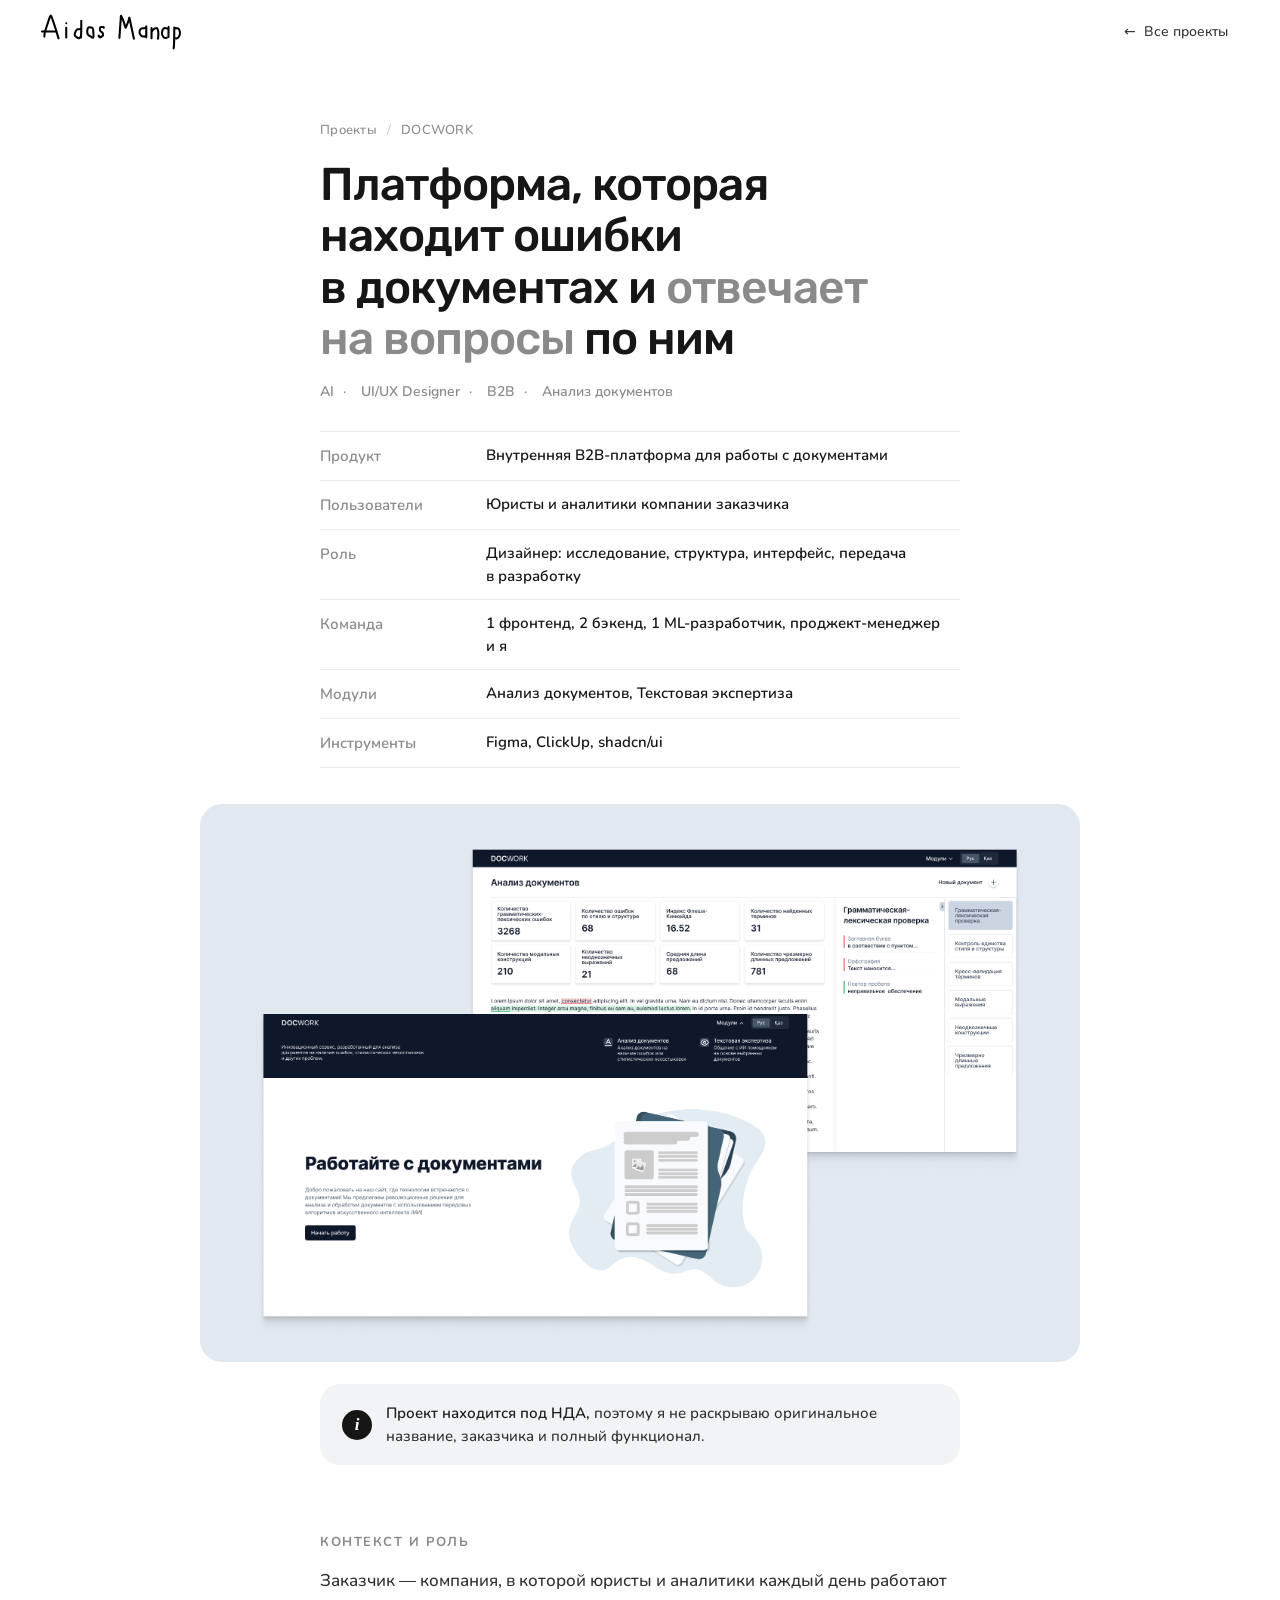
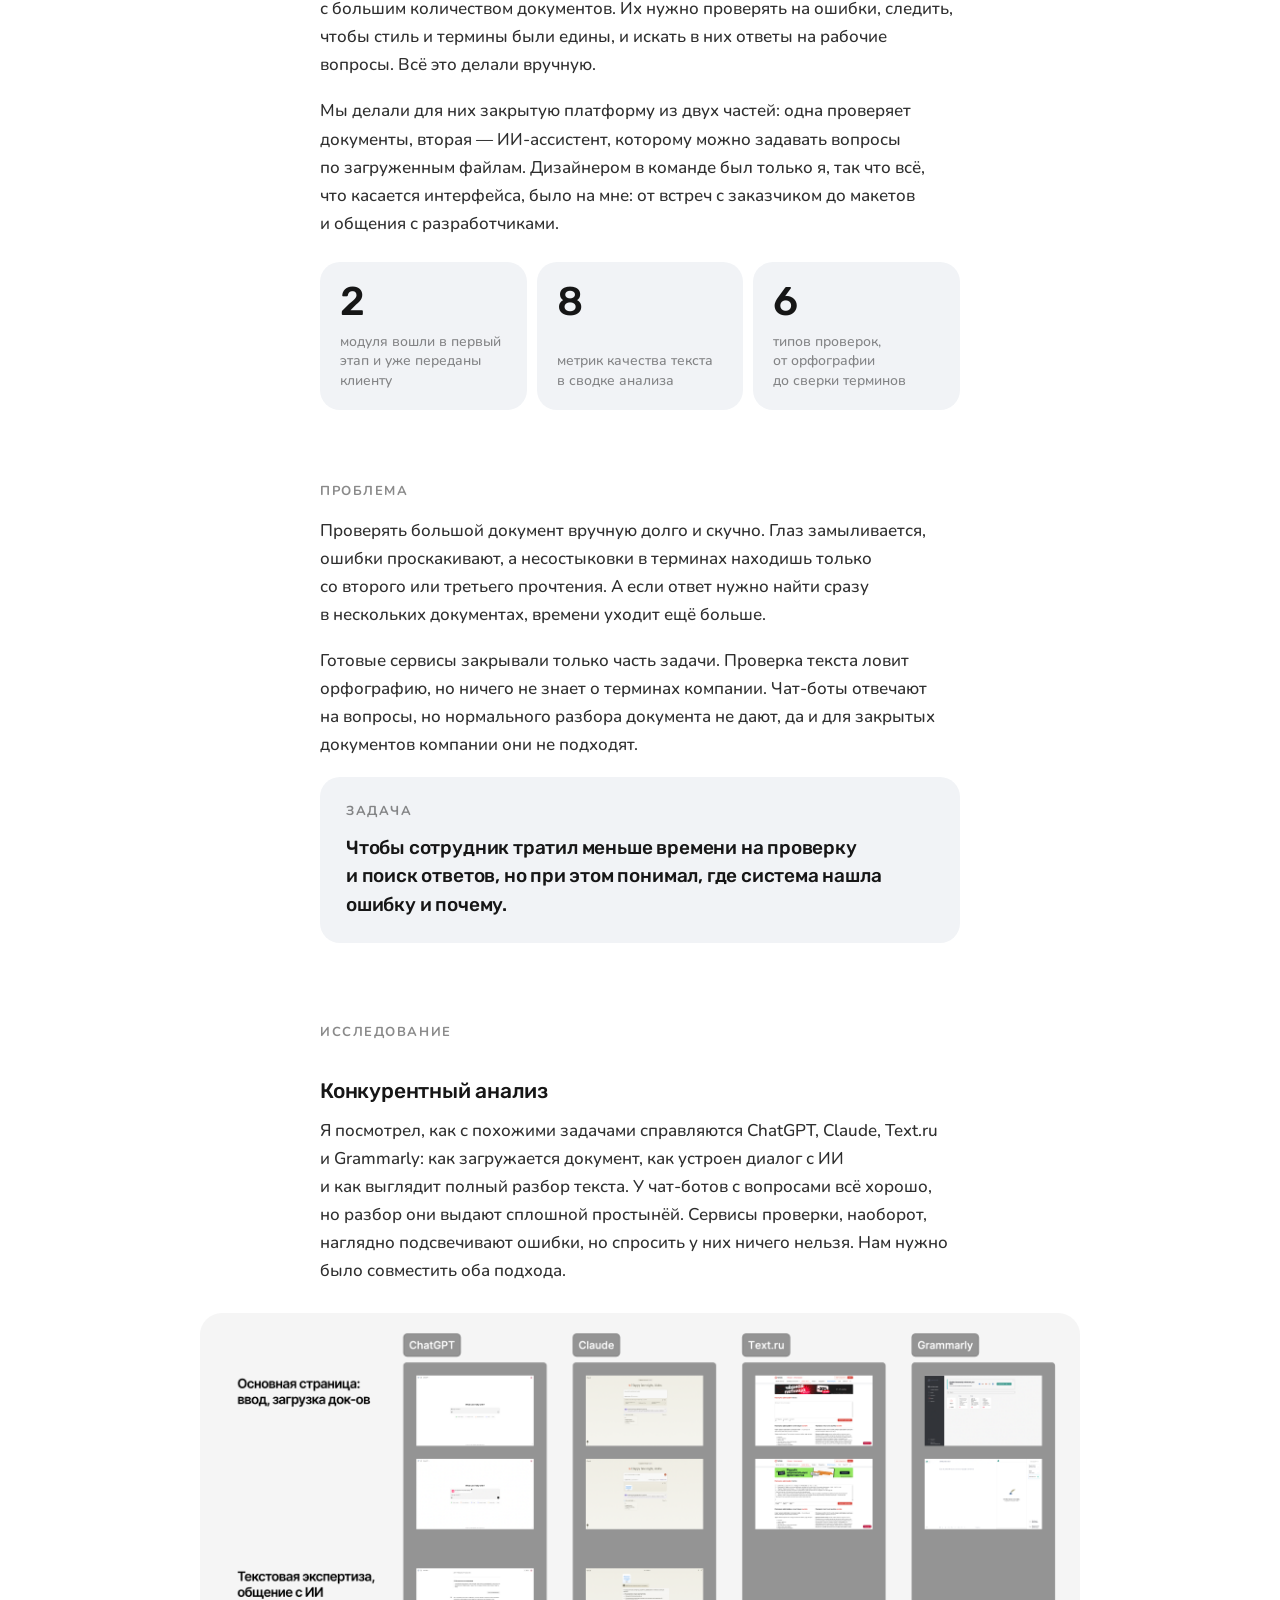
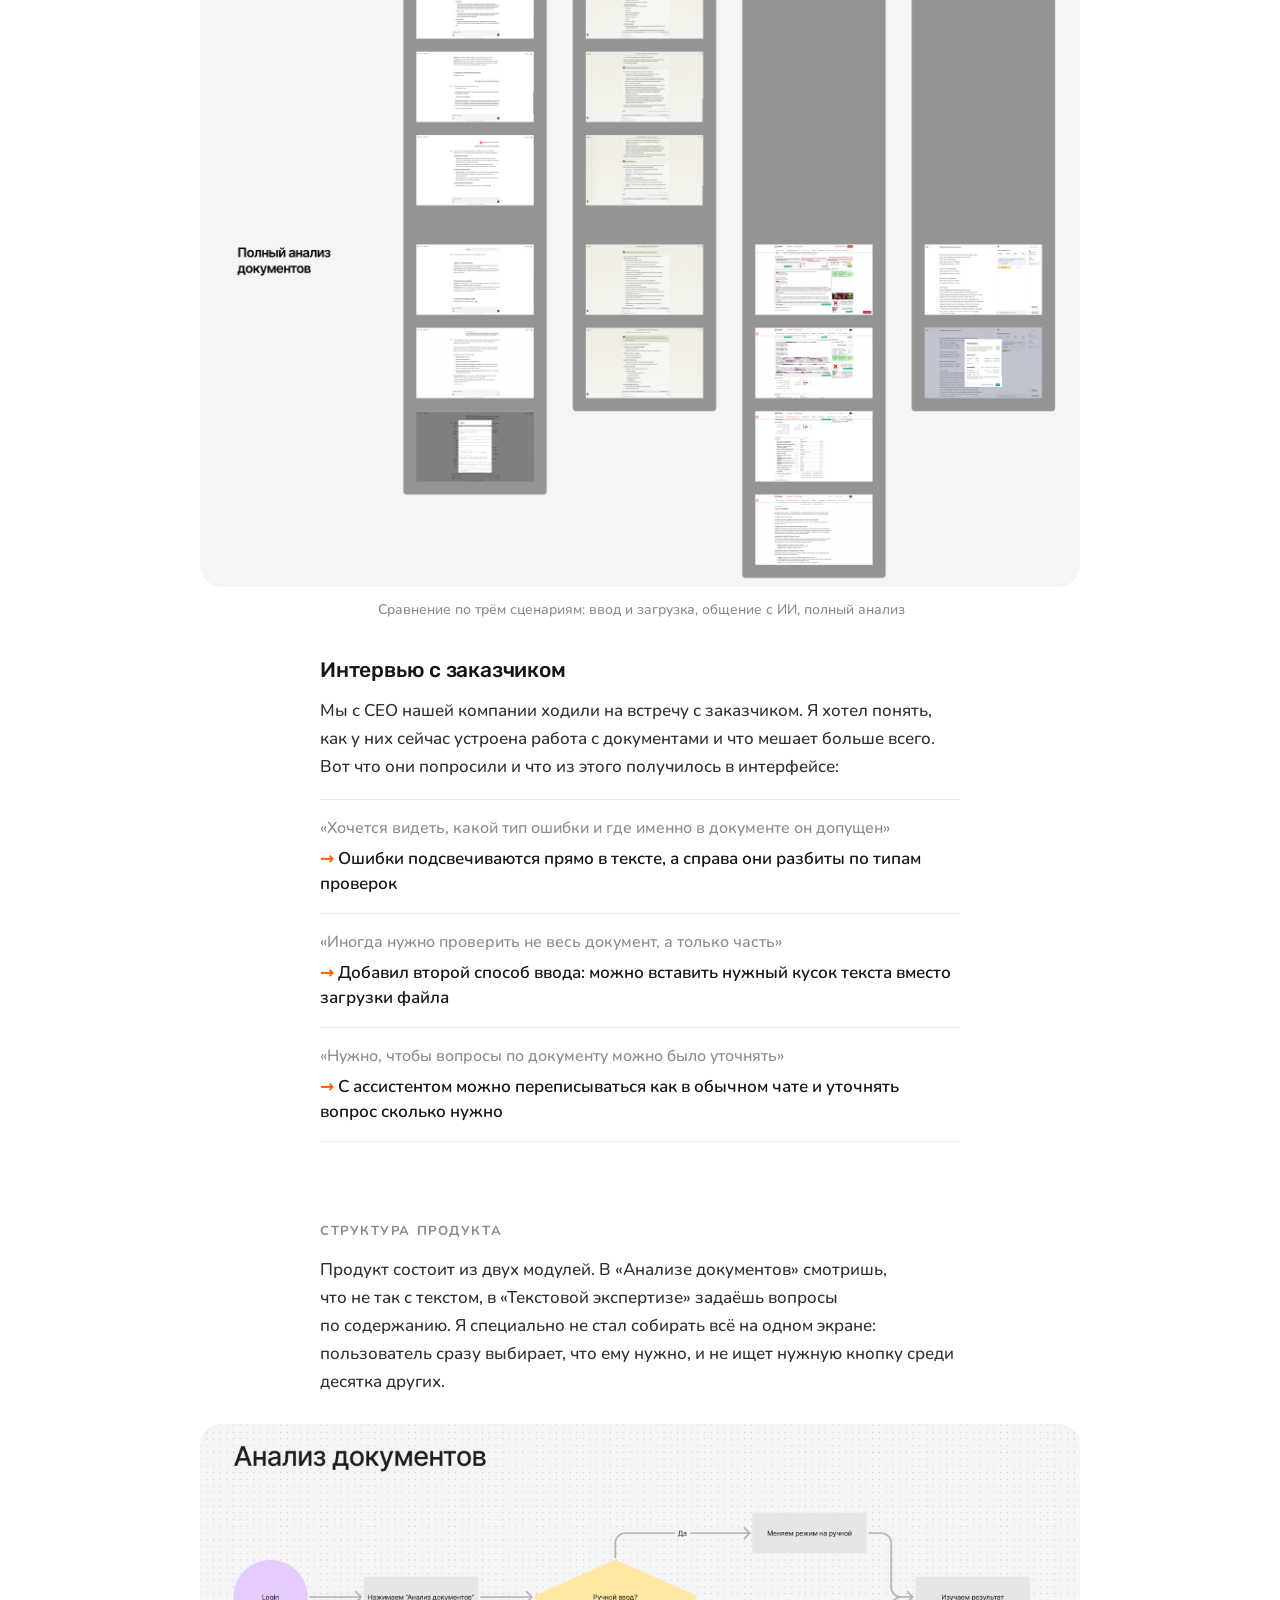
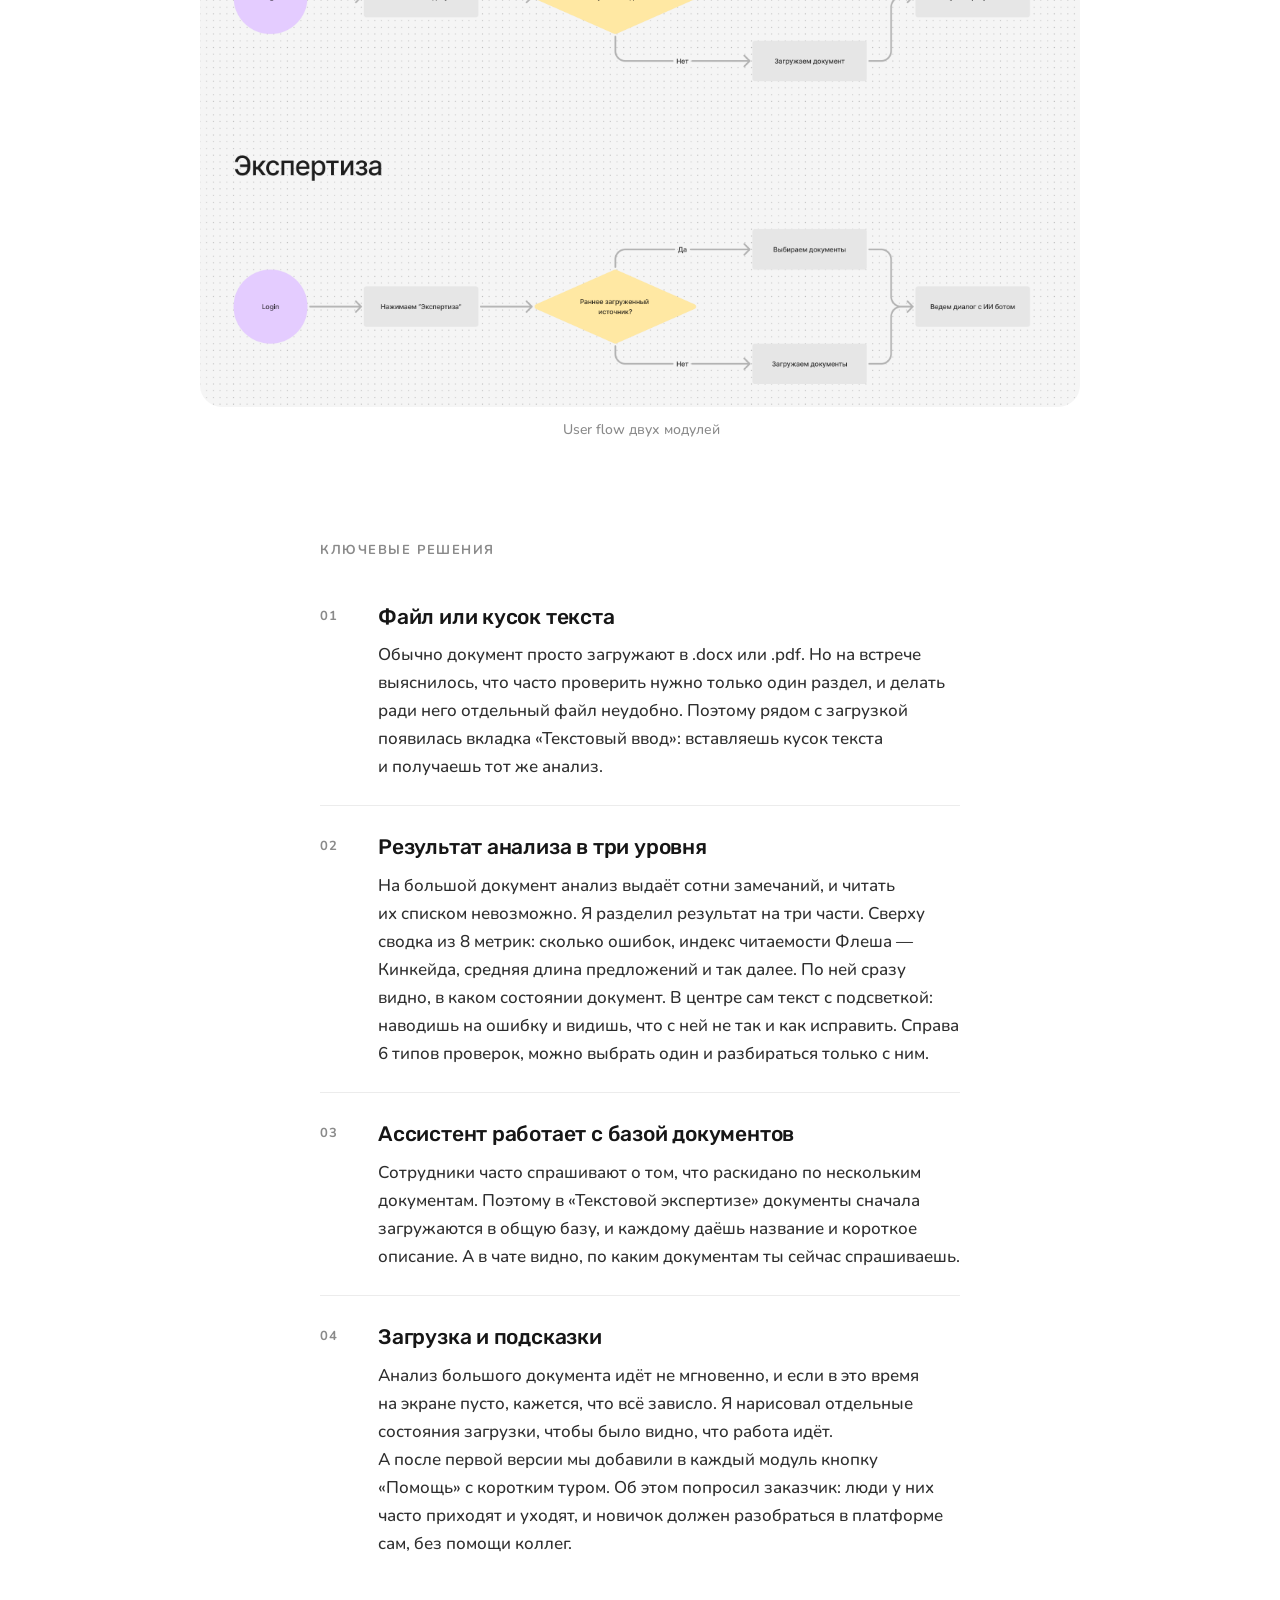
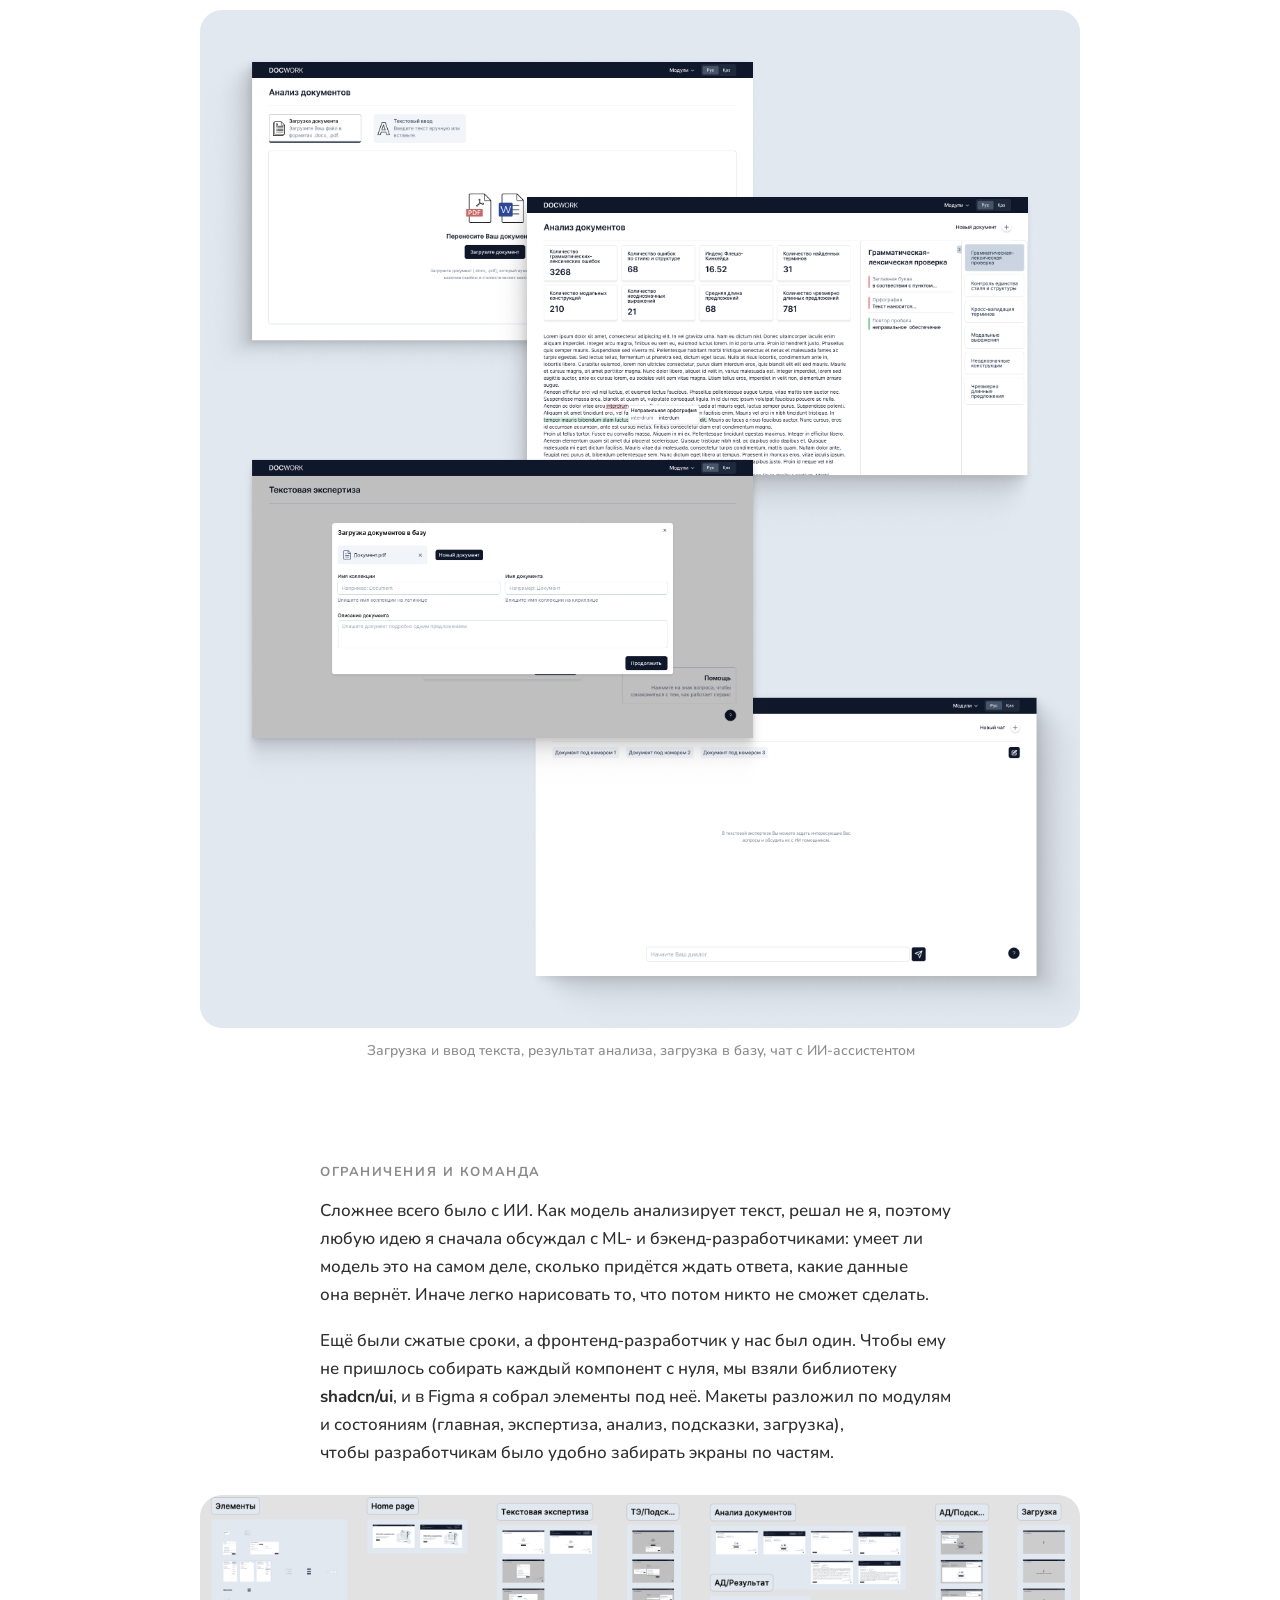
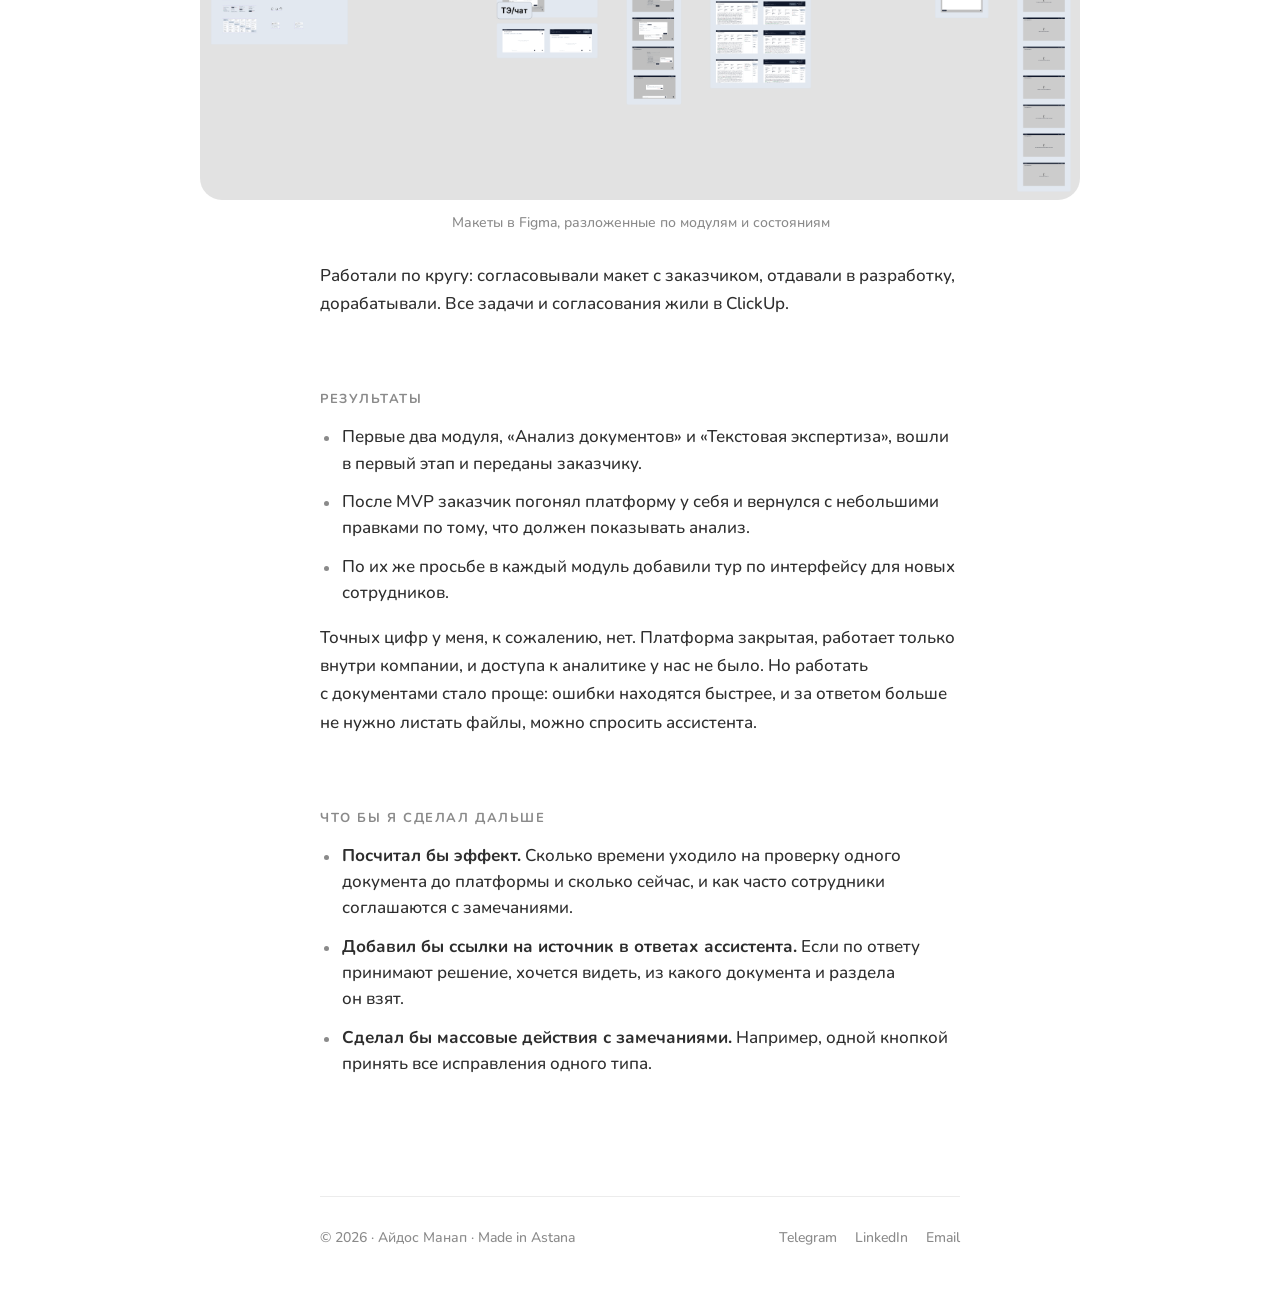
<file: cases/docwork.html>
<!doctype html>
<html lang="ru">
<head>
<meta charset="utf-8" />
<meta name="viewport" content="width=device-width,initial-scale=1" />
<title>DOCWORK — Кейс · Айдос Манап</title>
<link rel="preconnect" href="https://fonts.googleapis.com">
<link rel="preconnect" href="https://fonts.gstatic.com" crossorigin>
<link href="https://fonts.googleapis.com/css2?family=Nunito:ital,wght@0,400..800;1,400..800&family=Rubik:ital,wght@0,400..700;1,400..700&display=swap" rel="stylesheet">

<style>
  :root{
    --accent:#FF5E00;
    --accent-soft:rgba(255,94,0,.12);
    --bg:#F1F3F6;
    --bg-card:#FFFFFF;
    --bg-deep:#1F1F1F;
    --ink:#1F1F1F;
    --ink-2:#333333;
    --ink-mute:#8A8A8B;
    --line:rgba(31,31,31,.08);
    --line-2:rgba(31,31,31,.14);
    --radius-xl:48px;
    --radius-lg:32px;
    --radius-md:20px;
    --radius-sm:12px;
    --radius-pill:999px;
    --container:1320px;
    --pad-x:clamp(16px,3vw,40px);
    --display:'Rubik', 'Nunito', system-ui, sans-serif;
    --text:'Nunito', system-ui, sans-serif;
    --mono:'Nunito', system-ui, sans-serif;
  }
  *{box-sizing:border-box;-webkit-font-smoothing:antialiased}
  html{scroll-behavior:smooth}
  html,body{margin:0;padding:0;background:var(--bg);color:var(--ink);font-family:var(--text);font-size:16px;line-height:1.45}
  body{overflow-x:hidden}
  a{color:inherit;text-decoration:none}
  img{display:block;max-width:100%}
  ::selection{background:var(--accent);color:#fff}

  .wrap{max-width:var(--container);margin:0 auto;padding-left:var(--pad-x);padding-right:var(--pad-x)}
  .eyebrow{font-family:var(--mono);font-size:12px;letter-spacing:0.06em;text-transform:uppercase;color:var(--ink-mute)}

  /* ---------- progress bar ---------- */
  .read-progress{display:none}

  /* ---------- Top bar ---------- */
  .topbar{
    position:sticky;top:0;z-index:50;background:rgba(241,243,246,.82);backdrop-filter:blur(14px);
    border-bottom:1px solid var(--line);
  }
  .topbar-inner{display:flex;align-items:center;justify-content:space-between;height:64px}
  .brand{display:flex;align-items:center;gap:10px;font-family:var(--display);font-weight:600;font-size:16px;letter-spacing:-0.01em}
  .brand-dot{width:10px;height:10px;border-radius:50%;background:var(--accent);box-shadow:0 0 0 4px var(--accent-soft)}
  .back{display:inline-flex;align-items:center;gap:8px;font-size:14px;color:var(--ink-2);padding:8px 14px;border-radius:var(--radius-pill);transition:background .2s,color .2s}
  .back:hover{background:rgba(31,31,31,.06);color:var(--ink)}
  .back .ar{transition:transform .2s}
  .back:hover .ar{transform:translateX(-3px)}

  /* ---------- buttons ---------- */
  .btn{display:inline-flex;align-items:center;gap:10px;padding:14px 22px;border-radius:var(--radius-pill);font-weight:500;font-size:15px;line-height:1;transition:transform .2s,background .2s,box-shadow .2s;white-space:nowrap;cursor:pointer}
  .btn-primary{background:var(--accent);color:#fff;box-shadow:0 8px 24px -8px rgba(255,94,0,.55)}
  .btn-primary:hover{transform:translateY(-1px);box-shadow:0 16px 32px -10px rgba(255,94,0,.7)}
  .btn-secondary{background:var(--ink);color:#fff}
  .btn-secondary:hover{background:#000}

  /* ---------- case header ---------- */
  .case-head{padding:48px 0 28px}
  .crumbs{display:flex;align-items:center;gap:10px;color:var(--ink-mute);font-family:var(--mono);font-size:12px;letter-spacing:.04em;text-transform:uppercase;margin-bottom:26px;flex-wrap:wrap}
  .crumbs a:hover{color:var(--ink)}
  .crumbs .sep{opacity:.5}
  .case-title{font-family:var(--display);font-weight:600;letter-spacing:-0.025em;line-height:1.0;margin:0;font-size:clamp(40px,6.4vw,92px);text-wrap:balance;max-width:16ch}
  .case-title em{font-style:italic;font-weight:500;color:var(--accent)}
  .case-tags{display:flex;flex-wrap:wrap;gap:8px;margin-top:26px}
  .chip{display:inline-flex;align-items:center;gap:6px;padding:8px 14px;border-radius:var(--radius-pill);background:#fff;border:1px solid var(--line);font-size:13px;color:var(--ink-2)}
  .chip.accent{background:var(--accent);border-color:var(--accent);color:#fff}
  .chip.dark{background:var(--ink);border-color:var(--ink);color:#fff}

  /* stat strip */
  .stat-strip{display:grid;grid-template-columns:repeat(3,1fr);gap:14px;margin-top:34px}
  .stat{background:#fff;border:1px solid var(--line);border-radius:var(--radius-md);padding:24px 24px 22px;display:flex;flex-direction:column;gap:10px;min-height:150px;justify-content:space-between}
  .stat .big{font-family:var(--display);font-weight:600;font-size:clamp(34px,4vw,52px);letter-spacing:-0.02em;line-height:1;color:var(--accent)}
  .stat .lbl{font-size:15px;color:var(--ink-2);line-height:1.4}
  .stat .ic{width:38px;height:38px;border-radius:11px;background:var(--accent-soft);display:flex;align-items:center;justify-content:center;color:var(--accent);font-family:var(--display);font-weight:600}
  @media (max-width:760px){.stat-strip{grid-template-columns:1fr}}

  /* hero image */
  .hero-shot{margin-top:34px;border-radius:var(--radius-lg);overflow:hidden;background:#0f0a18}
  .hero-shot img{width:100%;display:block}

  /* ---------- layout: TOC + content ---------- */
  .layout{display:grid;grid-template-columns:minmax(0,1fr);gap:clamp(32px,5vw,88px);padding:56px 0 40px;align-items:start}
  @media (max-width:960px){.layout{grid-template-columns:minmax(0,1fr);gap:0}.toc{min-width:0}}

  .toc{position:sticky;top:88px}
  .toc-label{font-family:var(--mono);font-size:11px;letter-spacing:.08em;text-transform:uppercase;color:var(--ink-mute);margin:0 0 16px;padding-left:14px}
  .toc ol{list-style:none;margin:0;padding:0;display:flex;flex-direction:column;gap:2px}
  .toc a{display:flex;align-items:baseline;gap:12px;padding:9px 14px;border-radius:var(--radius-sm);color:var(--ink-mute);font-size:14.5px;line-height:1.3;transition:color .2s,background .2s;position:relative}
  .toc a .n{font-family:var(--mono);font-size:11px;letter-spacing:.02em;opacity:.7;min-width:18px}
  .toc a:hover{color:var(--ink-2);background:rgba(31,31,31,.04)}
  .toc a.active{color:var(--ink);background:#fff;font-weight:500;box-shadow:0 1px 0 var(--line)}
  .toc a.active .n{color:var(--accent);opacity:1}
  .toc a.active::before{content:'';position:absolute;left:0;top:50%;transform:translateY(-50%);width:3px;height:18px;border-radius:3px;background:var(--accent)}
  .toc-foot{margin-top:22px;padding-left:14px}
  @media (max-width:960px){
    .toc{position:static;margin-bottom:8px}
    .toc-inner{position:sticky;top:64px;z-index:30;background:var(--bg);margin:0 calc(-1*var(--pad-x));padding:12px var(--pad-x);border-bottom:1px solid var(--line)}
    .toc-label,.toc-foot{display:none}
    .toc ol{flex-direction:row;gap:6px;overflow-x:auto;-ms-overflow-style:none;scrollbar-width:none}
    .toc ol::-webkit-scrollbar{display:none}
    .toc a{white-space:nowrap;background:#fff;border:1px solid var(--line)}
    .toc a.active::before{display:none}
  }

  /* ---------- content ---------- */
  .content{max-width:760px;min-width:0}
  .sec{padding:14px 0 56px;scroll-margin-top:88px}
  .sec:last-child{padding-bottom:24px}
  .sec-num{font-family:var(--mono);font-size:12px;letter-spacing:.06em;color:var(--accent);text-transform:uppercase;margin-bottom:14px;display:flex;align-items:center;gap:10px}
  .sec-num::after{content:'';flex:1;height:1px;background:var(--line)}
  .sec h2{font-family:var(--display);font-weight:600;font-size:clamp(28px,3.4vw,44px);letter-spacing:-0.02em;line-height:1.05;margin:0 0 22px;text-wrap:balance}
  .sec h3{font-family:var(--display);font-weight:600;font-size:21px;letter-spacing:-0.01em;margin:34px 0 14px}
  .sec p{font-size:17px;line-height:1.62;color:var(--ink-2);margin:0 0 18px;text-wrap:pretty}
  .sec p:last-child{margin-bottom:0}

  /* bullet list */
  .blist{list-style:none;margin:6px 0 18px;padding:0;display:flex;flex-direction:column;gap:12px}
  .blist li{position:relative;padding-left:30px;font-size:17px;line-height:1.55;color:var(--ink-2)}
  .blist li::before{content:'';position:absolute;left:6px;top:11px;width:7px;height:7px;border-radius:50%;background:var(--accent)}

  /* callout / hypothesis */
  .callout{background:var(--ink);color:#fff;border-radius:var(--radius-md);padding:30px 32px;margin:6px 0 8px}
  .callout .k{font-family:var(--mono);font-size:12px;letter-spacing:.06em;text-transform:uppercase;color:var(--accent);margin-bottom:12px}
  .callout p{color:#fff;font-size:19px;line-height:1.5;font-family:var(--display);font-weight:500;font-style:italic;margin:0;letter-spacing:-0.01em}

  /* quote cards */
  .quote{background:#fff;border:1px solid var(--line);border-left:3px solid var(--accent);border-radius:var(--radius-sm);padding:20px 24px;font-size:16.5px;line-height:1.55;color:var(--ink-2)}
  .quotes{display:flex;flex-direction:column;gap:12px;margin:6px 0 8px}

  /* metric pair */
  .pair{display:grid;grid-template-columns:1fr 1fr;gap:14px;margin:8px 0}
  @media (max-width:560px){.pair{grid-template-columns:1fr}}
  .metric{background:#fff;border:1px solid var(--line);border-radius:var(--radius-md);padding:24px;display:flex;flex-direction:column;gap:6px}
  .metric .t{font-family:var(--mono);font-size:12px;letter-spacing:.04em;text-transform:uppercase;color:var(--ink-mute)}
  .metric .v{font-family:var(--display);font-weight:600;font-size:clamp(36px,4.4vw,56px);line-height:1;letter-spacing:-0.02em}
  .metric.is-min .v{color:var(--ink)}
  .metric.is-max .v{color:var(--accent)}
  .metric .sub{font-size:13.5px;color:var(--ink-mute)}

  /* figure */
  figure{margin:24px 0}
  .shot{border-radius:var(--radius-md);overflow:hidden;background:transparent}
  .shot.dark{background:transparent}
  .shot.pad{padding:0}
  .shot img{width:100%;display:block}
  figcaption{font-family:var(--mono);font-size:12px;color:var(--ink-mute);letter-spacing:.02em;margin-top:12px;padding-left:2px}

  /* result hero */
  .result-hero{background:var(--ink);color:#fff;border-radius:var(--radius-lg);padding:clamp(28px,4vw,46px);margin:8px 0 24px;position:relative;overflow:hidden}
  .result-hero .glow{position:absolute;width:340px;height:340px;border-radius:50%;background:radial-gradient(circle,rgba(255,94,0,.55),transparent 70%);right:-90px;top:-120px;filter:blur(20px)}
  .result-hero .k{font-family:var(--mono);font-size:12px;letter-spacing:.06em;text-transform:uppercase;color:rgba(255,255,255,.6);position:relative;z-index:2}
  .result-hero .v{font-family:var(--display);font-weight:600;font-size:clamp(64px,12vw,140px);line-height:.92;letter-spacing:-0.03em;margin:8px 0 4px;position:relative;z-index:2}
  .result-hero .v em{font-style:normal;color:var(--accent)}
  .result-hero .d{position:relative;z-index:2;color:rgba(255,255,255,.72);font-size:16px;max-width:30ch}

  /* before/after */
  .ba{display:grid;grid-template-columns:1fr auto 1fr;gap:18px;align-items:stretch;margin:8px 0}
  @media (max-width:560px){.ba{grid-template-columns:1fr;gap:12px}}
  .ba-card{background:#fff;border:1px solid var(--line);border-radius:var(--radius-md);padding:24px;text-align:center;display:flex;flex-direction:column;gap:6px;justify-content:center}
  .ba-card.now{border-color:var(--accent);box-shadow:0 12px 30px -18px rgba(255,94,0,.5)}
  .ba-card .t{font-family:var(--mono);font-size:12px;letter-spacing:.04em;text-transform:uppercase;color:var(--ink-mute)}
  .ba-card .pct{font-family:var(--display);font-weight:600;font-size:clamp(40px,6vw,64px);line-height:1;letter-spacing:-0.02em}
  .ba-card.now .pct{color:var(--accent)}
  .ba-card .frac{font-size:14px;color:var(--ink-mute)}
  .ba-arrow{display:flex;align-items:center;justify-content:center;font-size:26px;color:var(--accent)}
  @media (max-width:560px){.ba-arrow{transform:rotate(90deg)}}

  /* next cta */
  .endcta{background:#fff;border:1px solid var(--line);border-radius:var(--radius-lg);padding:clamp(28px,4vw,44px);display:flex;flex-wrap:wrap;align-items:center;justify-content:space-between;gap:22px;margin-top:8px}
  .endcta h3{font-family:var(--display);font-weight:600;font-size:clamp(24px,3vw,34px);letter-spacing:-0.02em;margin:0 0 6px}
  .endcta p{margin:0;color:var(--ink-mute);font-size:15px}
  .endcta .acts{display:flex;gap:10px;flex-wrap:wrap}

  /* footer */
  .footer{display:flex;align-items:center;justify-content:space-between;flex-wrap:wrap;gap:16px;padding:30px 0 40px;color:var(--ink-mute);font-size:14px;border-top:1px solid var(--line)}
  .footer .links{display:flex;gap:18px;flex-wrap:wrap}
  .footer .links a:hover{color:var(--ink)}
  .arrow{display:inline-block;transition:transform .2s}
  .btn:hover .arrow{transform:translate(2px,-2px)}

  /* NDA banner */
  .nda{display:flex;align-items:center;gap:14px;margin-top:22px;padding:18px 22px;border-radius:var(--radius-md);background:var(--accent-soft);border:1px solid rgba(255,94,0,.25);color:var(--ink-2)}
  .nda .lock{flex:none;width:30px;height:30px;border-radius:50%;background:var(--accent);color:#fff;display:flex;align-items:center;justify-content:center;font-family:Georgia,'Times New Roman',serif;font-style:italic;font-weight:700;font-size:17px;line-height:1}
  .nda p{margin:0;font-size:15px;line-height:1.5}
  .nda strong{color:var(--ink);font-weight:600}

  /* image placeholder */
  .ph{border-radius:var(--radius-md);overflow:hidden;position:relative;
    background:repeating-linear-gradient(135deg,#E6E9EE 0 13px,#F1F3F6 13px 26px);
    border:1px dashed var(--line-2);display:flex;align-items:center;justify-content:center;min-height:230px;padding:28px}
  .ph .tag{font-family:var(--mono);font-size:12.5px;letter-spacing:.02em;color:var(--ink-mute);background:rgba(255,255,255,.85);border:1px solid var(--line);padding:10px 16px;border-radius:var(--radius-pill);text-align:center;max-width:90%}
  /* passport */
  .passport{display:grid;grid-template-columns:repeat(3,1fr);gap:1px;margin:28px 0 0;background:var(--line);border:1px solid var(--line);border-radius:var(--radius-md);overflow:hidden}
  .passport>div{background:#fff;padding:18px 20px}
  .passport dt{font-family:var(--mono);font-size:11.5px;letter-spacing:.06em;text-transform:uppercase;color:var(--ink-mute);margin-bottom:8px}
  .passport dd{margin:0;font-size:15px;line-height:1.45;color:var(--ink)}
  @media (max-width:860px){.passport{grid-template-columns:1fr 1fr}}
  @media (max-width:480px){.passport{grid-template-columns:1fr}}

  /* insight -> decision */
  .ins{display:flex;flex-direction:column;gap:12px;margin:8px 0}
  .ins-row{display:grid;grid-template-columns:1fr auto 1fr;gap:16px;align-items:stretch}
  .ins-q{background:#fff;border:1px solid var(--line);border-left:3px solid var(--accent);border-radius:var(--radius-sm);padding:18px 22px;font-size:16px;line-height:1.5;color:var(--ink-2);font-style:italic}
  .ins-a{background:var(--ink);color:#fff;border-radius:var(--radius-sm);padding:18px 22px;font-size:16px;line-height:1.5}
  .ins-ar{display:flex;align-items:center;color:var(--accent);font-size:22px}
  @media (max-width:640px){.ins-row{grid-template-columns:1fr;gap:8px}.ins-ar{transform:rotate(90deg);justify-content:center}}

  /* decisions */
  .dec{display:grid;grid-template-columns:56px 1fr;gap:18px;padding:26px 0;border-top:1px solid var(--line)}
  .dec:first-of-type{border-top:0;padding-top:4px}
  .dec-n{font-family:var(--mono);font-size:13px;color:var(--accent);letter-spacing:.04em;padding-top:6px}
  .dec h3{margin:0 0 10px}
  @media (max-width:560px){.dec{grid-template-columns:1fr;gap:6px}}
</style>
<link rel="stylesheet" href="quiet.css?v=5">
<script>if(/[?&]embed=1\b/.test(location.search))document.documentElement.classList.add('in-sheet');</script>
<style>
  html.in-sheet .topbar,html.in-sheet .read-progress,html.in-sheet .footer,html.in-sheet .crumbs{display:none!important}
  html.in-sheet .toc-inner{top:0!important}
  html.in-sheet .case-head{padding-top:44px!important}
  html.in-sheet .case-title{font-size:clamp(30px,4.2vw,44px)!important}
</style>
</head>
<body>
<div class="read-progress" id="progress"></div>

<!-- Top bar -->
<header class="topbar">
  <div class="wrap topbar-inner">
    <a href="../index.html" class="brand">
      <img src="../assets/signature.svg" width="145" height="40" alt="Айдос Манап" style="display:block;object-fit:contain">
    </a>
    <a href="../index.html#projects" class="back"><span class="ar">←</span> Все&nbsp;проекты</a>
  </div>
</header>

<main id="top">
<div class="wrap">

  <!-- CASE HEADER -->
  <header class="case-head" data-screen-label="Case header">
    <div class="crumbs">
      <a href="../index.html#projects">Проекты</a>
      <span class="sep">/</span>
      <span>DOCWORK</span>
    </div>
    <h1 class="case-title">Платформа, которая находит ошибки в&nbsp;документах и <em>отвечает на&nbsp;вопросы</em> по&nbsp;ним</h1>
    <div class="case-tags">
      <span class="chip dark">AI</span>
      <span class="chip">UI/UX Designer</span>
      <span class="chip">B2B</span>
      <span class="chip accent">Анализ документов</span>
    </div>

    <dl class="passport">
      <div><dt>Продукт</dt><dd>Внутренняя B2B-платформа для&nbsp;работы с&nbsp;документами</dd></div>
      <div><dt>Пользователи</dt><dd>Юристы и&nbsp;аналитики компании заказчика</dd></div>
      <div><dt>Роль</dt><dd>Дизайнер: исследование, структура, интерфейс, передача в&nbsp;разработку</dd></div>
      <div><dt>Команда</dt><dd>1 фронтенд, 2 бэкенд, 1 ML-разработчик, проджект-менеджер и&nbsp;я</dd></div>
      <div><dt>Модули</dt><dd>Анализ документов, Текстовая экспертиза</dd></div>
      <div><dt>Инструменты</dt><dd>Figma, ClickUp, shadcn/ui</dd></div>
    </dl>

    <div class="hero-shot">
      <img src="../assets/docwork/hero.png" alt="Интерфейс платформы DOCWORK — анализ документов" loading="lazy">
    </div>

    <div class="nda">
      <div class="lock">i</div>
      <p><strong>Проект находится под&nbsp;НДА,</strong> поэтому я&nbsp;не&nbsp;раскрываю оригинальное название, заказчика и&nbsp;полный функционал.</p>
    </div>
  </header>

  <!-- LAYOUT -->
  <div class="layout">


    <!-- CONTENT -->
    <article class="content">

      <!-- 01 Контекст и роль -->
      <section class="sec" id="context" data-screen-label="01 Контекст и роль">
        <h2>Контекст и&nbsp;роль</h2>
        <p>Заказчик&nbsp;— компания, в&nbsp;которой юристы и&nbsp;аналитики каждый день работают с&nbsp;большим количеством документов. Их&nbsp;нужно проверять на&nbsp;ошибки, следить, чтобы&nbsp;стиль и&nbsp;термины были едины, и&nbsp;искать в&nbsp;них ответы на&nbsp;рабочие вопросы. Всё&nbsp;это&nbsp;делали вручную.</p>
        <p>Мы&nbsp;делали для&nbsp;них закрытую платформу из&nbsp;двух частей: одна проверяет документы, вторая&nbsp;— ИИ-ассистент, которому можно задавать вопросы по&nbsp;загруженным файлам. Дизайнером в&nbsp;команде был только я, так&nbsp;что&nbsp;всё, что&nbsp;касается интерфейса, было на&nbsp;мне: от&nbsp;встреч с&nbsp;заказчиком до&nbsp;макетов и&nbsp;общения с&nbsp;разработчиками.</p>
        <div class="stat-strip">
          <div class="stat"><div class="big">2</div><div class="lbl">модуля вошли в&nbsp;первый этап и&nbsp;уже&nbsp;переданы клиенту</div></div>
          <div class="stat"><div class="big">8</div><div class="lbl">метрик качества текста в&nbsp;сводке анализа</div></div>
          <div class="stat"><div class="big">6</div><div class="lbl">типов проверок, от&nbsp;орфографии до&nbsp;сверки терминов</div></div>
        </div>
      </section>

      <!-- 02 Проблема -->
      <section class="sec" id="problem" data-screen-label="02 Проблема">
        <h2>Проблема</h2>
        <p>Проверять большой документ вручную долго и&nbsp;скучно. Глаз замыливается, ошибки проскакивают, а&nbsp;несостыковки в&nbsp;терминах находишь только со&nbsp;второго или&nbsp;третьего прочтения. А&nbsp;если&nbsp;ответ нужно найти сразу в&nbsp;нескольких документах, времени уходит ещё&nbsp;больше.</p>
        <p>Готовые сервисы закрывали только часть задачи. Проверка текста ловит орфографию, но&nbsp;ничего не&nbsp;знает о&nbsp;терминах компании. Чат-боты отвечают на&nbsp;вопросы, но&nbsp;нормального разбора документа не&nbsp;дают, да&nbsp;и&nbsp;для&nbsp;закрытых документов компании они&nbsp;не&nbsp;подходят.</p>
        <div class="callout">
          <div class="k">Задача</div>
          <p>Чтобы&nbsp;сотрудник тратил меньше времени на&nbsp;проверку и&nbsp;поиск ответов, но&nbsp;при&nbsp;этом понимал, где&nbsp;система нашла ошибку и&nbsp;почему.</p>
        </div>
      </section>

      <!-- 03 Исследование -->
      <section class="sec" id="research" data-screen-label="03 Исследование">
        <h2>Исследование</h2>

        <h3>Конкурентный анализ</h3>
        <p>Я&nbsp;посмотрел, как&nbsp;с&nbsp;похожими задачами справляются ChatGPT, Claude, Text.ru и&nbsp;Grammarly: как&nbsp;загружается документ, как&nbsp;устроен диалог с&nbsp;ИИ и&nbsp;как&nbsp;выглядит полный разбор текста. У&nbsp;чат-ботов с&nbsp;вопросами всё&nbsp;хорошо, но&nbsp;разбор они&nbsp;выдают сплошной простынёй. Сервисы проверки, наоборот, наглядно подсвечивают ошибки, но&nbsp;спросить у&nbsp;них ничего нельзя. Нам нужно было совместить оба подхода.</p>
        <figure>
          <div class="shot"><img src="../assets/docwork/competitors.png" alt="Конкурентный анализ: ChatGPT, Claude, Text.ru, Grammarly" loading="lazy"></div>
          <figcaption>Сравнение по&nbsp;трём сценариям: ввод и&nbsp;загрузка, общение с&nbsp;ИИ, полный анализ</figcaption>
        </figure>

        <h3>Интервью с&nbsp;заказчиком</h3>
        <p>Мы&nbsp;с&nbsp;CEO нашей компании ходили на&nbsp;встречу с&nbsp;заказчиком. Я&nbsp;хотел понять, как&nbsp;у&nbsp;них сейчас устроена работа с&nbsp;документами и&nbsp;что&nbsp;мешает больше всего. Вот что&nbsp;они&nbsp;попросили и&nbsp;что&nbsp;из&nbsp;этого получилось в&nbsp;интерфейсе:</p>
        <div class="ins">
          <div class="ins-row">
            <div class="ins-q">«Хочется видеть, какой тип ошибки и&nbsp;где&nbsp;именно в&nbsp;документе он&nbsp;допущен»</div>
            <div class="ins-ar">→</div>
            <div class="ins-a">Ошибки подсвечиваются прямо в&nbsp;тексте, а&nbsp;справа они&nbsp;разбиты по&nbsp;типам проверок</div>
          </div>
          <div class="ins-row">
            <div class="ins-q">«Иногда нужно проверить не&nbsp;весь документ, а&nbsp;только часть»</div>
            <div class="ins-ar">→</div>
            <div class="ins-a">Добавил второй способ ввода: можно вставить нужный кусок текста вместо загрузки файла</div>
          </div>
          <div class="ins-row">
            <div class="ins-q">«Нужно, чтобы&nbsp;вопросы по&nbsp;документу можно было уточнять»</div>
            <div class="ins-ar">→</div>
            <div class="ins-a">С&nbsp;ассистентом можно переписываться как&nbsp;в&nbsp;обычном чате и&nbsp;уточнять вопрос сколько нужно</div>
          </div>
        </div>
      </section>

      <!-- 04 Структура продукта -->
      <section class="sec" id="flow" data-screen-label="04 Структура продукта">
        <h2>Структура продукта</h2>
        <p>Продукт состоит из&nbsp;двух модулей. В&nbsp;«Анализе документов» смотришь, что&nbsp;не&nbsp;так&nbsp;с&nbsp;текстом, в&nbsp;«Текстовой экспертизе» задаёшь вопросы по&nbsp;содержанию. Я&nbsp;специально не&nbsp;стал собирать всё&nbsp;на&nbsp;одном экране: пользователь сразу выбирает, что&nbsp;ему нужно, и&nbsp;не&nbsp;ищет нужную кнопку среди десятка других.</p>
        <figure>
          <div class="shot"><img src="../assets/docwork/userflow.png" alt="User Flow DOCWORK — анализ документов и экспертиза" loading="lazy"></div>
          <figcaption>User flow двух модулей</figcaption>
        </figure>
      </section>

      <!-- 05 Ключевые решения -->
      <section class="sec" id="decisions" data-screen-label="05 Ключевые решения">
        <h2>Ключевые решения</h2>

        <div class="dec">
          <div class="dec-n">01</div>
          <div>
            <h3>Файл или&nbsp;кусок текста</h3>
            <p>Обычно документ просто загружают в&nbsp;.docx или&nbsp;.pdf. Но&nbsp;на&nbsp;встрече выяснилось, что&nbsp;часто проверить нужно только один раздел, и&nbsp;делать ради него отдельный файл неудобно. Поэтому рядом с&nbsp;загрузкой появилась вкладка «Текстовый ввод»: вставляешь кусок текста и&nbsp;получаешь тот&nbsp;же анализ.</p>
          </div>
        </div>

        <div class="dec">
          <div class="dec-n">02</div>
          <div>
            <h3>Результат анализа в&nbsp;три уровня</h3>
            <p>На&nbsp;большой документ анализ выдаёт сотни замечаний, и&nbsp;читать их&nbsp;списком невозможно. Я&nbsp;разделил результат на&nbsp;три части. Сверху сводка из&nbsp;8 метрик: сколько ошибок, индекс читаемости Флеша&nbsp;— Кинкейда, средняя длина предложений и&nbsp;так&nbsp;далее. По&nbsp;ней сразу видно, в&nbsp;каком состоянии документ. В&nbsp;центре сам текст с&nbsp;подсветкой: наводишь на&nbsp;ошибку и&nbsp;видишь, что&nbsp;с&nbsp;ней не&nbsp;так&nbsp;и&nbsp;как&nbsp;исправить. Справа 6 типов проверок, можно выбрать один и&nbsp;разбираться только с&nbsp;ним.</p>
          </div>
        </div>

        <div class="dec">
          <div class="dec-n">03</div>
          <div>
            <h3>Ассистент работает с&nbsp;базой документов</h3>
            <p>Сотрудники часто спрашивают о&nbsp;том, что&nbsp;раскидано по&nbsp;нескольким документам. Поэтому в&nbsp;«Текстовой экспертизе» документы сначала загружаются в&nbsp;общую базу, и&nbsp;каждому даёшь название и&nbsp;короткое описание. А&nbsp;в&nbsp;чате видно, по&nbsp;каким документам ты&nbsp;сейчас спрашиваешь.</p>
          </div>
        </div>

        <div class="dec">
          <div class="dec-n">04</div>
          <div>
            <h3>Загрузка и&nbsp;подсказки</h3>
            <p>Анализ большого документа идёт не&nbsp;мгновенно, и&nbsp;если&nbsp;в&nbsp;это&nbsp;время на&nbsp;экране пусто, кажется, что&nbsp;всё&nbsp;зависло. Я&nbsp;нарисовал отдельные состояния загрузки, чтобы&nbsp;было видно, что&nbsp;работа идёт. А&nbsp;после&nbsp;первой версии мы&nbsp;добавили в&nbsp;каждый модуль кнопку «Помощь» с&nbsp;коротким туром. Об&nbsp;этом попросил заказчик: люди у&nbsp;них часто приходят и&nbsp;уходят, и&nbsp;новичок должен разобраться в&nbsp;платформе сам, без&nbsp;помощи коллег.</p>
          </div>
        </div>

        <figure>
          <div class="shot"><img src="../assets/docwork/results.png" alt="Экраны DOCWORK: загрузка, результат анализа, база документов и чат с ИИ" loading="lazy"></div>
          <figcaption>Загрузка и&nbsp;ввод текста, результат анализа, загрузка в&nbsp;базу, чат с&nbsp;ИИ-ассистентом</figcaption>
        </figure>
      </section>

      <!-- 06 Ограничения и команда -->
      <section class="sec" id="team" data-screen-label="06 Ограничения и команда">
        <h2>Ограничения и&nbsp;команда</h2>
        <p>Сложнее всего было с&nbsp;ИИ. Как&nbsp;модель анализирует текст, решал не&nbsp;я, поэтому любую идею я&nbsp;сначала обсуждал с&nbsp;ML- и&nbsp;бэкенд-разработчиками: умеет&nbsp;ли модель это&nbsp;на&nbsp;самом деле, сколько придётся ждать ответа, какие данные она&nbsp;вернёт. Иначе легко нарисовать то, что&nbsp;потом никто не&nbsp;сможет сделать.</p>
        <p>Ещё&nbsp;были сжатые сроки, а&nbsp;фронтенд-разработчик у&nbsp;нас был один. Чтобы&nbsp;ему не&nbsp;пришлось собирать каждый компонент с&nbsp;нуля, мы&nbsp;взяли библиотеку <strong>shadcn/ui</strong>, и&nbsp;в&nbsp;Figma я&nbsp;собрал элементы под&nbsp;неё. Макеты разложил по&nbsp;модулям и&nbsp;состояниям (главная, экспертиза, анализ, подсказки, загрузка), чтобы&nbsp;разработчикам было удобно забирать экраны по&nbsp;частям.</p>
        <figure>
          <div class="shot"><img src="../assets/docwork/dev.png" alt="Структура макетов в Figma: элементы, главная, модули, подсказки, состояния загрузки" loading="lazy"></div>
          <figcaption>Макеты в&nbsp;Figma, разложенные по&nbsp;модулям и&nbsp;состояниям</figcaption>
        </figure>
        <p>Работали по&nbsp;кругу: согласовывали макет с&nbsp;заказчиком, отдавали в&nbsp;разработку, дорабатывали. Все&nbsp;задачи и&nbsp;согласования жили в&nbsp;ClickUp.</p>
      </section>

      <!-- 07 Результаты -->
      <section class="sec" id="results" data-screen-label="07 Результаты">
        <h2>Результаты</h2>
        <ul class="blist">
          <li>Первые два модуля, «Анализ документов» и&nbsp;«Текстовая экспертиза», вошли в&nbsp;первый этап и&nbsp;переданы заказчику.</li>
          <li>После&nbsp;MVP заказчик погонял платформу у&nbsp;себя и&nbsp;вернулся с&nbsp;небольшими правками по&nbsp;тому, что&nbsp;должен показывать анализ.</li>
          <li>По&nbsp;их&nbsp;же просьбе в&nbsp;каждый модуль добавили тур по&nbsp;интерфейсу для&nbsp;новых сотрудников.</li>
        </ul>
        <p>Точных цифр у&nbsp;меня, к&nbsp;сожалению, нет. Платформа закрытая, работает только внутри компании, и&nbsp;доступа к&nbsp;аналитике у&nbsp;нас не&nbsp;было. Но&nbsp;работать с&nbsp;документами стало проще: ошибки находятся быстрее, и&nbsp;за&nbsp;ответом больше не&nbsp;нужно листать файлы, можно спросить ассистента.</p>
      </section>

      <!-- 08 Что дальше -->
      <section class="sec" id="next" data-screen-label="08 Что дальше">
        <h2>Что&nbsp;бы я&nbsp;сделал дальше</h2>
        <ul class="blist">
          <li><strong>Посчитал&nbsp;бы эффект.</strong> Сколько времени уходило на&nbsp;проверку одного документа до&nbsp;платформы и&nbsp;сколько сейчас, и&nbsp;как&nbsp;часто сотрудники соглашаются с&nbsp;замечаниями.</li>
          <li><strong>Добавил&nbsp;бы ссылки на&nbsp;источник в&nbsp;ответах ассистента.</strong> Если&nbsp;по&nbsp;ответу принимают решение, хочется видеть, из&nbsp;какого документа и&nbsp;раздела он&nbsp;взят.</li>
          <li><strong>Сделал&nbsp;бы массовые действия с&nbsp;замечаниями.</strong> Например, одной кнопкой принять все&nbsp;исправления одного типа.</li>
        </ul>
      </section>

    </article>
  </div>

  <!-- footer -->
  <footer class="footer">
    <div>© 2026 · Айдос Манап · Made in Astana</div>
    <div class="links">
      <a href="https://t.me/dosyasoda">Telegram</a>
      <a href="https://www.linkedin.com/in/aidosmanap/">LinkedIn</a>
      <a href="mailto:aidos1337228@gmail.com">Email</a>
    </div>
  </footer>

</div>
</main>

<script>
(function(){
  // reading progress
  var bar = document.getElementById('progress');
  function onScroll(){
    var h = document.documentElement;
    var max = h.scrollHeight - h.clientHeight;
    var p = max > 0 ? (h.scrollTop || document.body.scrollTop) / max : 0;
    bar.style.width = (p*100).toFixed(2) + '%';
  }
  window.addEventListener('scroll', onScroll, {passive:true});
  onScroll();

  // scrollspy
  var links = Array.prototype.slice.call(document.querySelectorAll('.toc a[data-spy]'));
  var map = {};
  links.forEach(function(a){ map[a.getAttribute('data-spy')] = a; });
  var sections = links.map(function(a){ return document.getElementById(a.getAttribute('data-spy')); }).filter(Boolean);

  function setActive(id){
    links.forEach(function(a){ a.classList.toggle('active', a.getAttribute('data-spy')===id); });
  }

  var io = new IntersectionObserver(function(entries){
    // choose the section whose top is closest to the spy line
    var visible = entries.filter(function(e){ return e.isIntersecting; });
    if(visible.length){
      visible.sort(function(a,b){ return a.boundingClientRect.top - b.boundingClientRect.top; });
      setActive(visible[0].target.id);
    }
  }, {rootMargin:'-20% 0px -65% 0px', threshold:0});

  sections.forEach(function(s){ io.observe(s); });
  setActive('context');
})();
</script>
<script>
(function(){
  var inSheet=document.documentElement.classList.contains('in-sheet');
  document.addEventListener('click',function(e){
    var a=e.target.closest('a[href]'); if(!a || !/(^|\/)index\.html/.test(a.getAttribute('href'))) return;
    if(inSheet){ e.preventDefault(); parent.postMessage({type:'aidos-close-sheet'},location.origin); return; }
    // opened as a page from the home page: go back so it keeps its scroll position
    try{
      var ref=document.referrer && new URL(document.referrer), home=new URL(a.href);
      if(ref && ref.origin===home.origin && ref.pathname.replace(/index\.html$/,'')===home.pathname.replace(/index\.html$/,'') && history.length>1){ e.preventDefault(); history.back(); }
    }catch(_){}
  });
})();
</script>
</body>
</html>
</file>
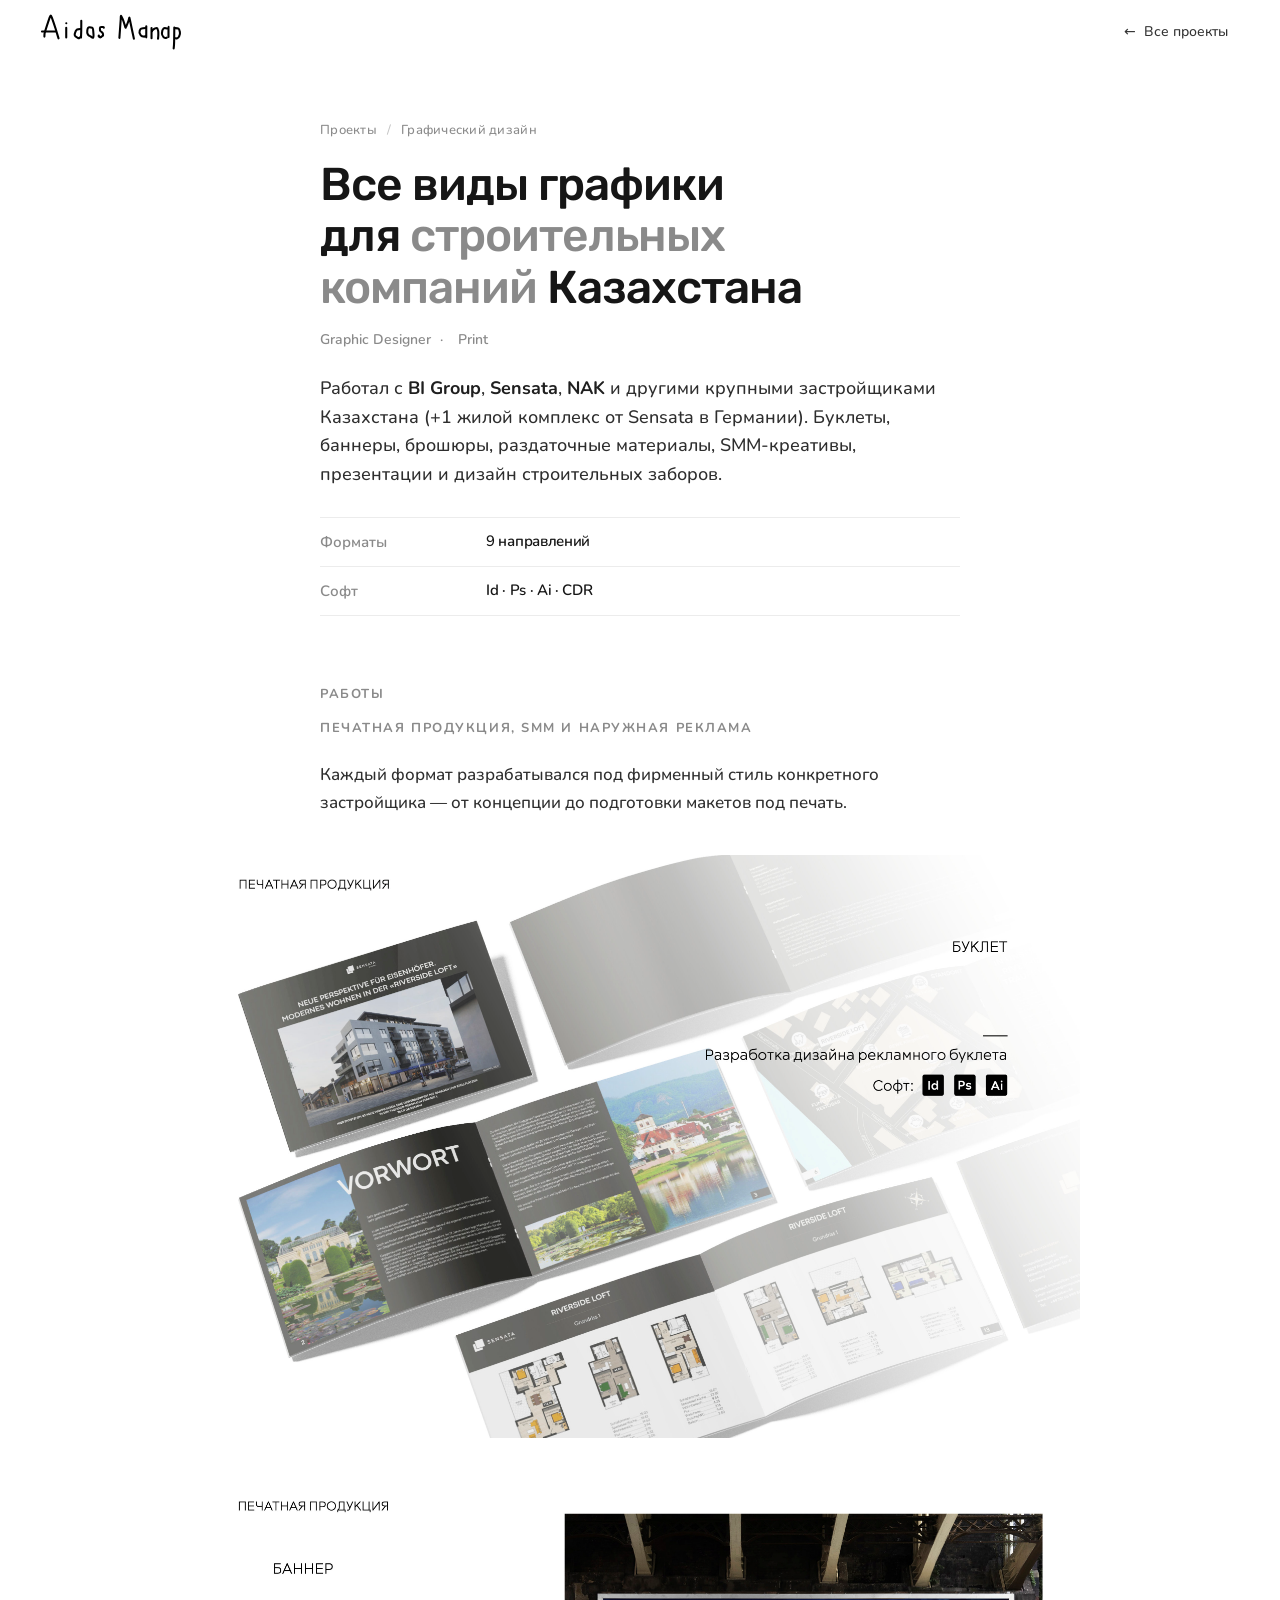
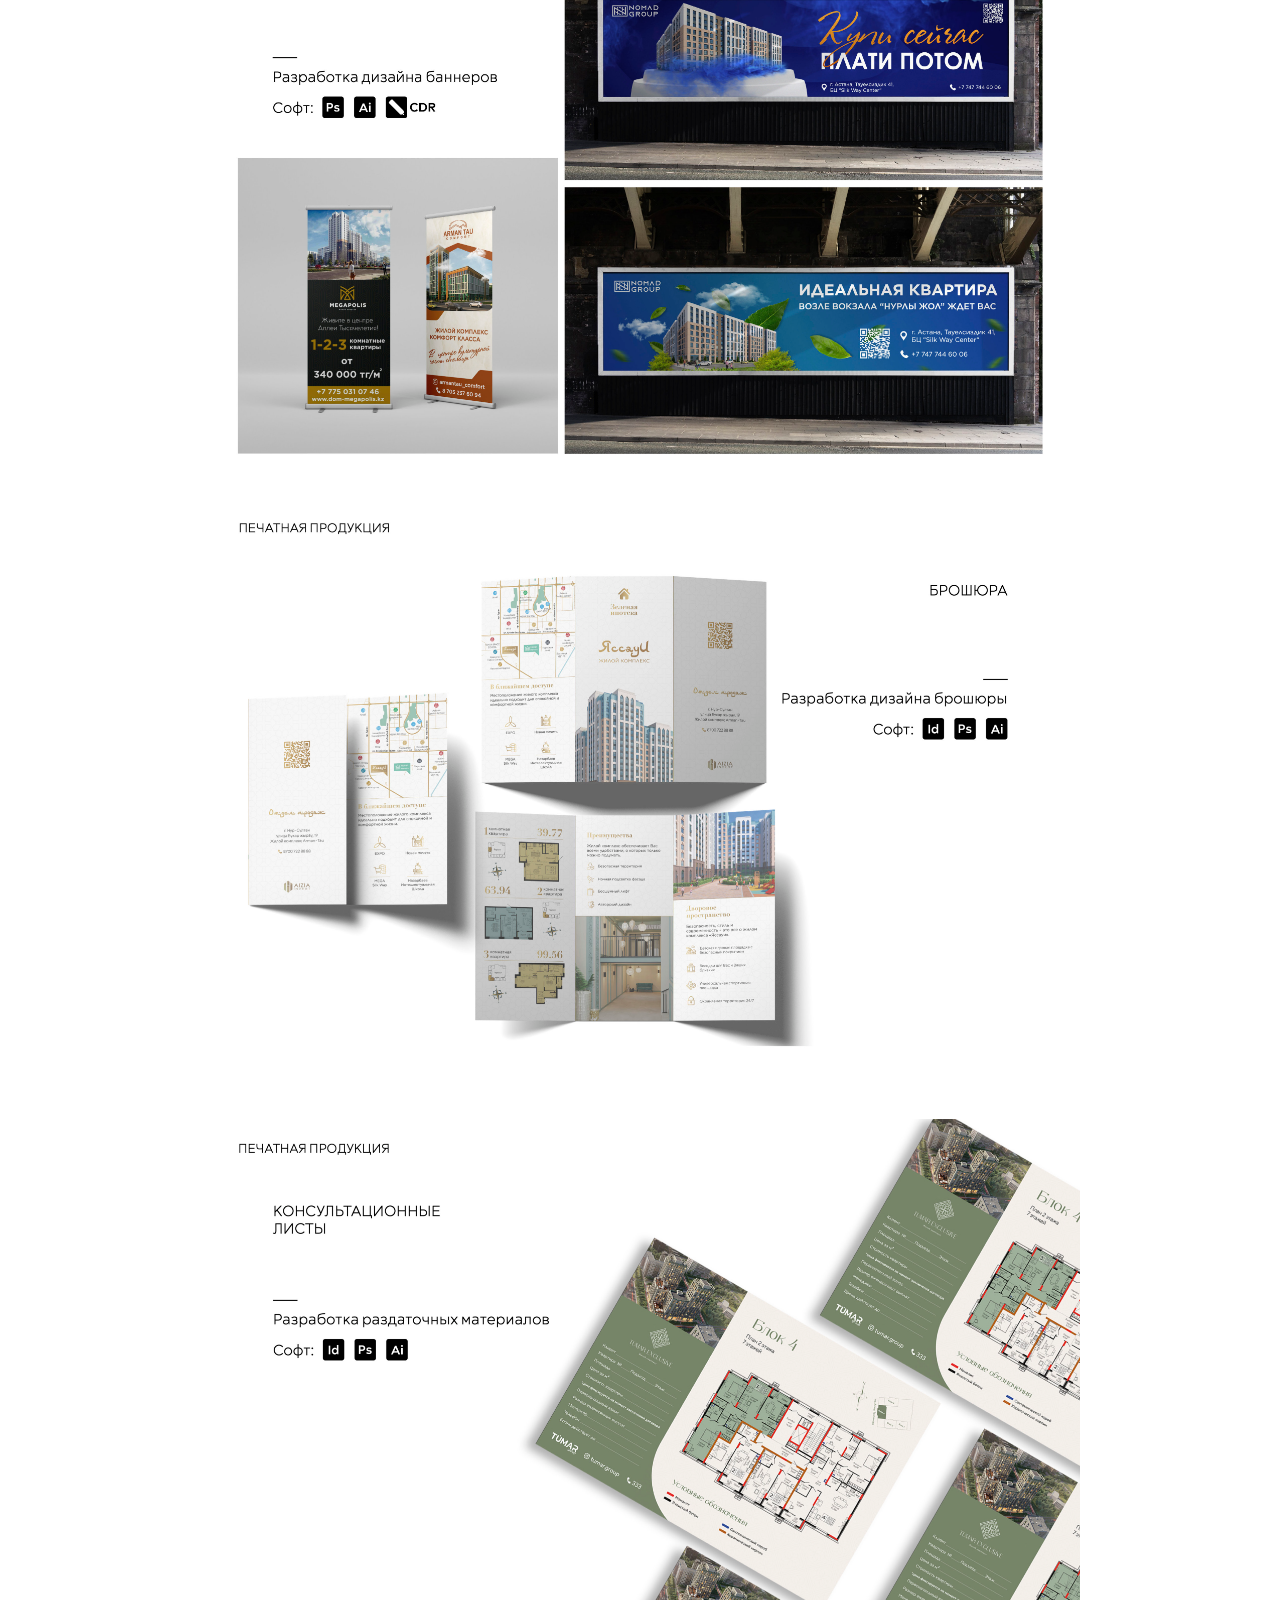
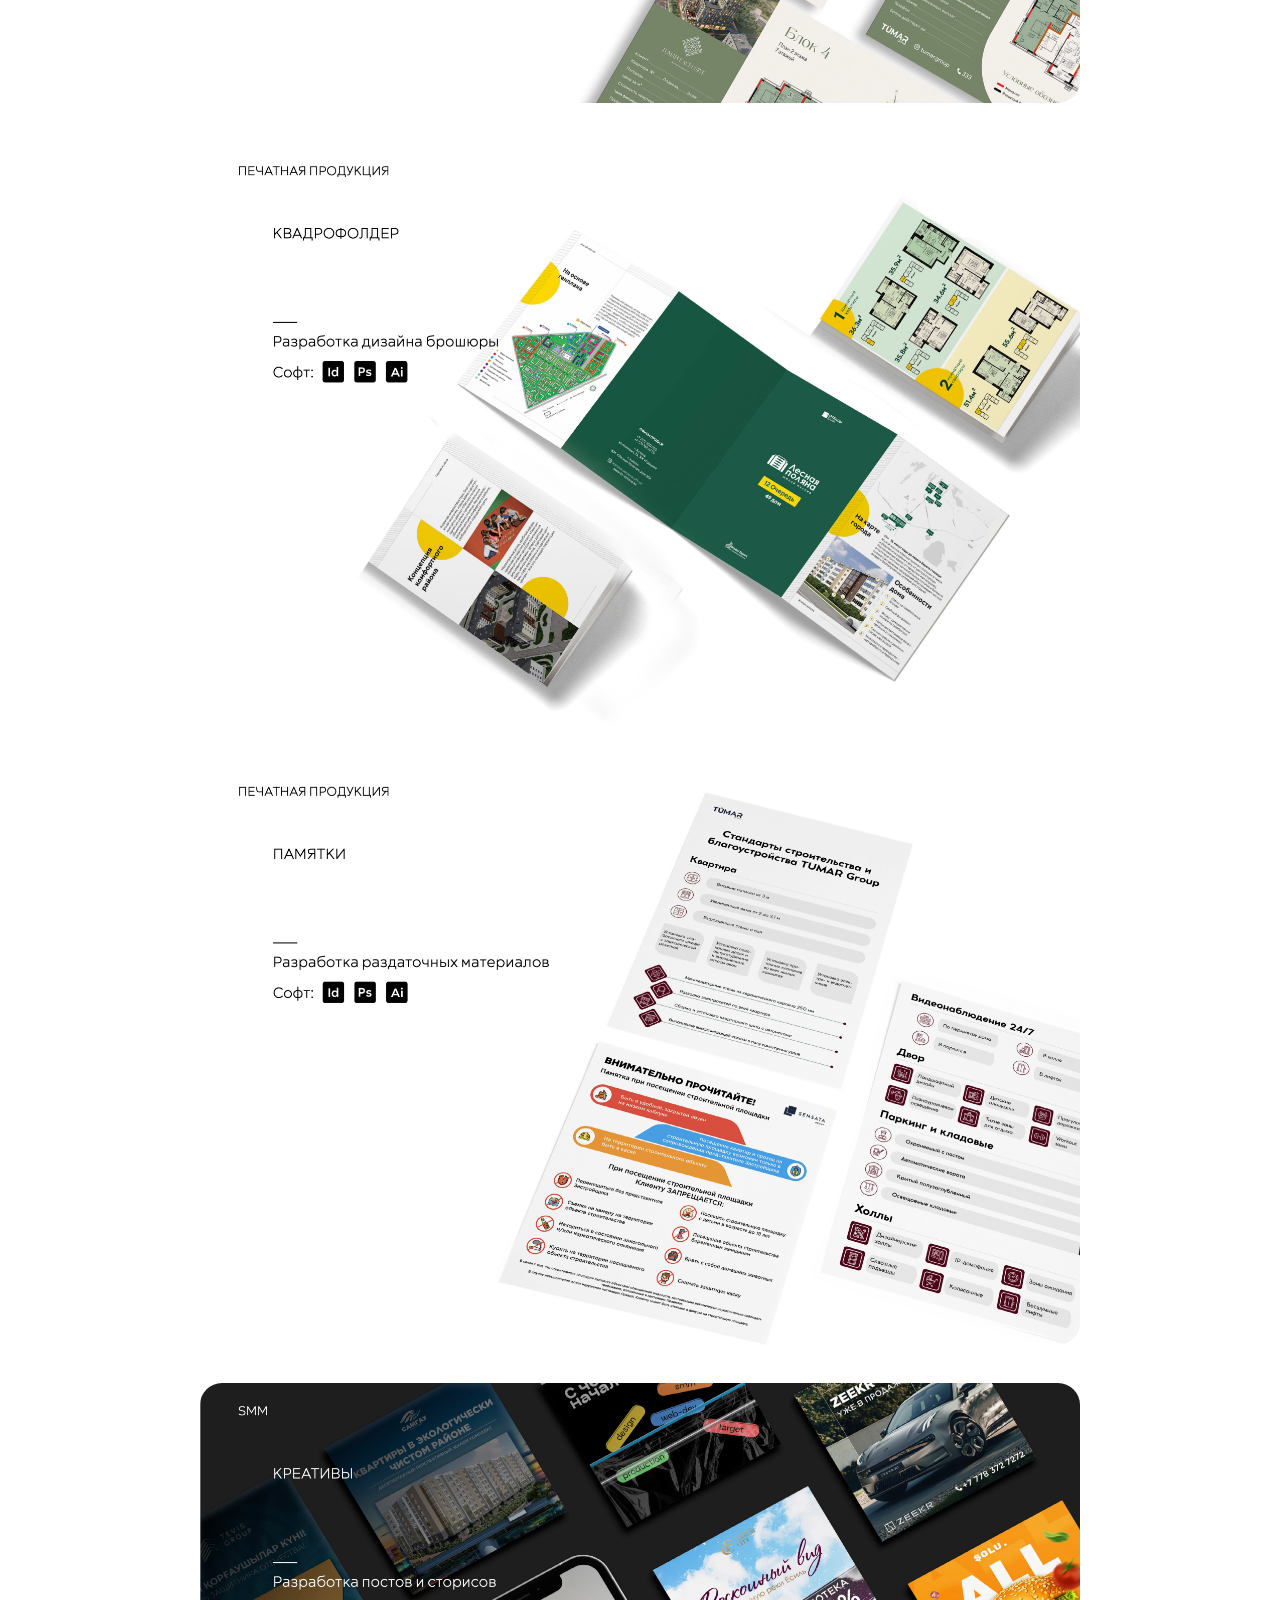
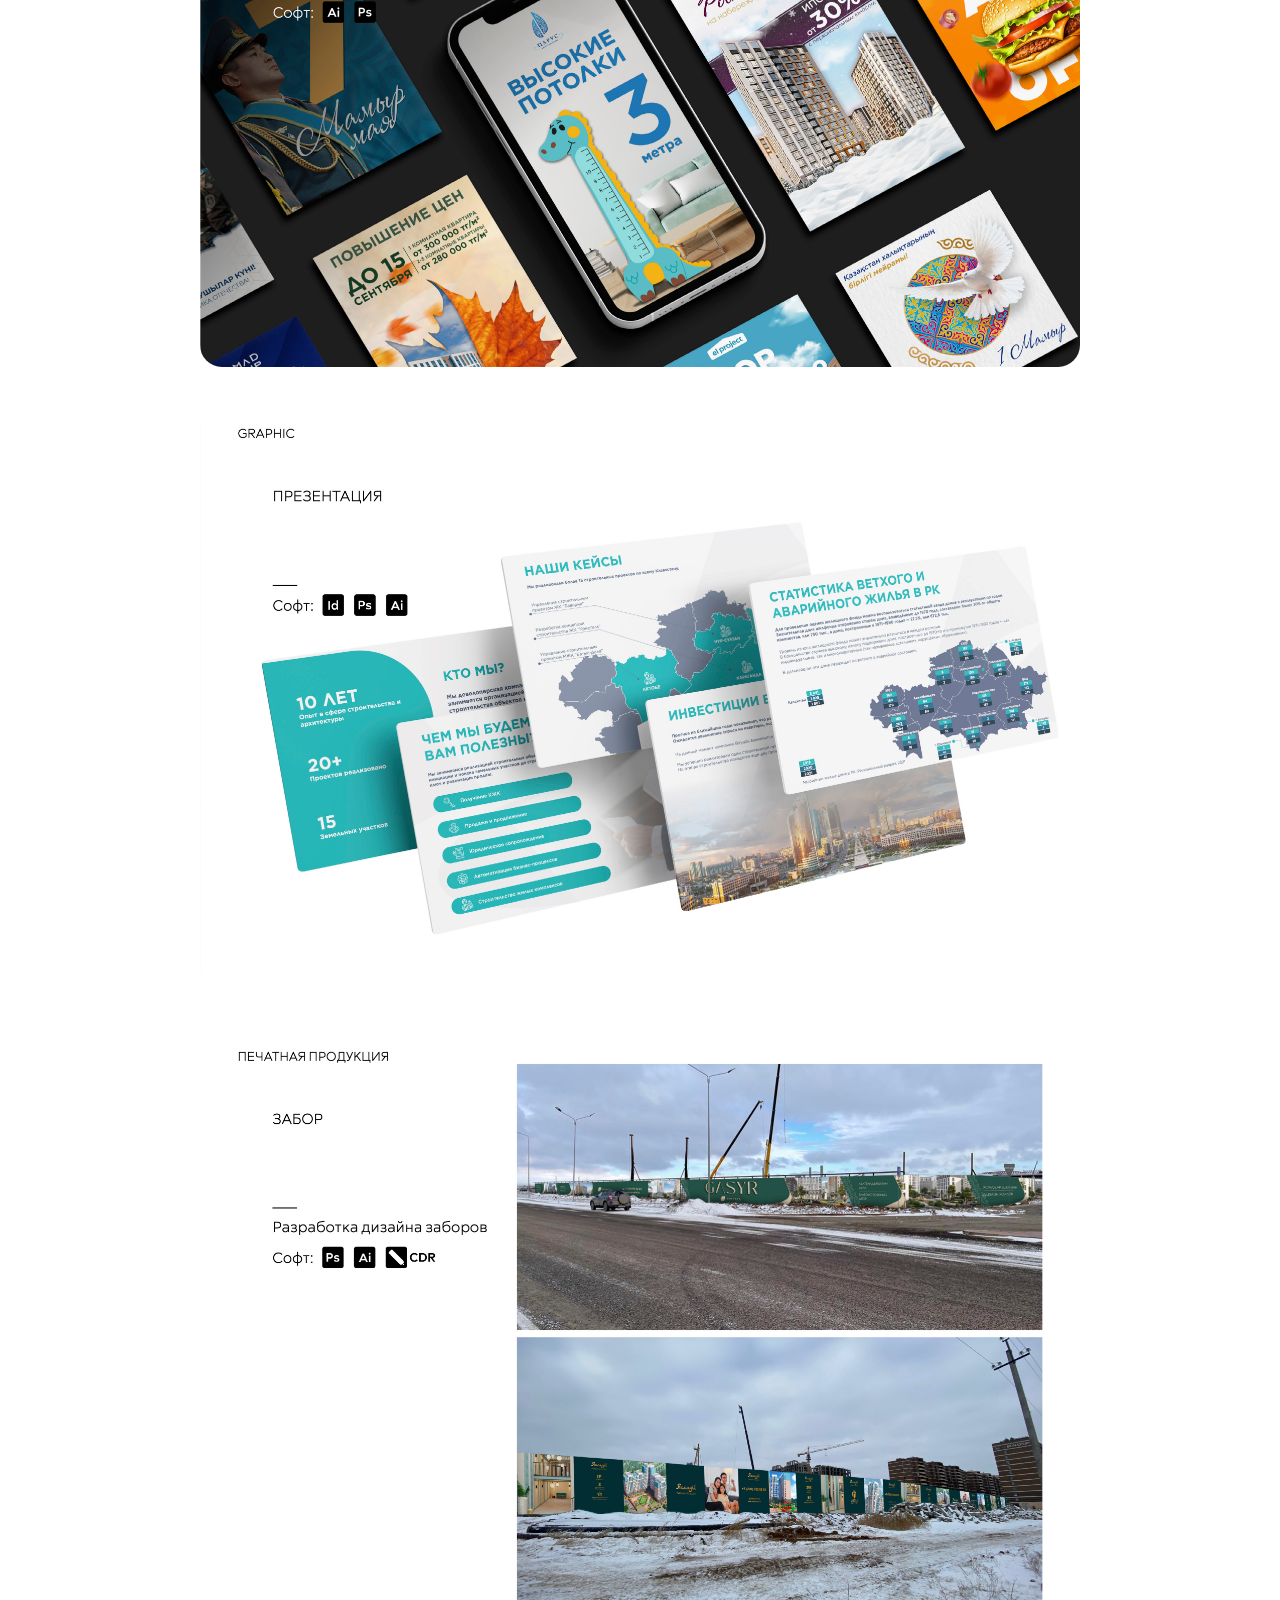
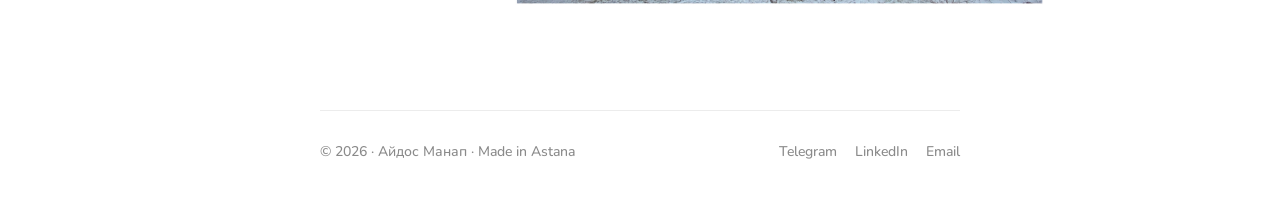
<file: cases/graphic-design.html>
<!doctype html>
<html lang="ru">
<head>
<meta charset="utf-8" />
<meta name="viewport" content="width=device-width,initial-scale=1" />
<title>Графика для строительных компаний Казахстана · Айдос Манап</title>
<link rel="preconnect" href="https://fonts.googleapis.com">
<link rel="preconnect" href="https://fonts.gstatic.com" crossorigin>
<link href="https://fonts.googleapis.com/css2?family=Nunito:ital,wght@0,400..800;1,400..800&family=Rubik:ital,wght@0,400..700;1,400..700&display=swap" rel="stylesheet">

<style>
  :root{
    --accent:#FF5E00;
    --accent-soft:rgba(255,94,0,.12);
    --bg:#F1F3F6;
    --bg-card:#FFFFFF;
    --bg-deep:#1F1F1F;
    --ink:#1F1F1F;
    --ink-2:#333333;
    --ink-mute:#8A8A8B;
    --line:rgba(31,31,31,.08);
    --line-2:rgba(31,31,31,.14);
    --radius-xl:48px;
    --radius-lg:32px;
    --radius-md:20px;
    --radius-sm:12px;
    --radius-pill:999px;
    --container:1320px;
    --pad-x:clamp(16px,3vw,40px);
    --display:'Rubik', 'Nunito', system-ui, sans-serif;
    --text:'Nunito', system-ui, sans-serif;
    --mono:'Nunito', system-ui, sans-serif;
  }
  *{box-sizing:border-box;-webkit-font-smoothing:antialiased}
  html{scroll-behavior:smooth}
  html,body{margin:0;padding:0;background:var(--bg);color:var(--ink);font-family:var(--text);font-size:16px;line-height:1.45}
  body{overflow-x:hidden}
  a{color:inherit;text-decoration:none}
  img{display:block;max-width:100%}
  ::selection{background:var(--accent);color:#fff}

  .wrap{max-width:var(--container);margin:0 auto;padding-left:var(--pad-x);padding-right:var(--pad-x)}

  .read-progress{display:none}

  /* Top bar */
  .topbar{position:sticky;top:0;z-index:50;background:rgba(241,243,246,.82);backdrop-filter:blur(14px);border-bottom:1px solid var(--line)}
  .topbar-inner{display:flex;align-items:center;justify-content:space-between;height:64px}
  .brand{display:flex;align-items:center;gap:10px;font-family:var(--display);font-weight:600;font-size:16px;letter-spacing:-0.01em}
  .brand-dot{width:10px;height:10px;border-radius:50%;background:var(--accent);box-shadow:0 0 0 4px var(--accent-soft)}
  .back{display:inline-flex;align-items:center;gap:8px;font-size:14px;color:var(--ink-2);padding:8px 14px;border-radius:var(--radius-pill);transition:background .2s,color .2s}
  .back:hover{background:rgba(31,31,31,.06);color:var(--ink)}
  .back .ar{transition:transform .2s}
  .back:hover .ar{transform:translateX(-3px)}

  .btn{display:inline-flex;align-items:center;gap:10px;padding:14px 22px;border-radius:var(--radius-pill);font-weight:500;font-size:15px;line-height:1;transition:transform .2s,background .2s,box-shadow .2s;white-space:nowrap;cursor:pointer}
  .btn-primary{background:var(--accent);color:#fff;box-shadow:0 8px 24px -8px rgba(255,94,0,.55)}
  .btn-primary:hover{transform:translateY(-1px);box-shadow:0 16px 32px -10px rgba(255,94,0,.7)}
  .btn-secondary{background:var(--ink);color:#fff}
  .btn-secondary:hover{background:#000}
  .arrow{display:inline-block;transition:transform .2s}
  .btn:hover .arrow{transform:translate(2px,-2px)}

  /* case header */
  .case-head{padding:48px 0 8px}
  .crumbs{display:flex;align-items:center;gap:10px;color:var(--ink-mute);font-family:var(--mono);font-size:12px;letter-spacing:.04em;text-transform:uppercase;margin-bottom:26px;flex-wrap:wrap}
  .crumbs a:hover{color:var(--ink)}
  .crumbs .sep{opacity:.5}
  .case-title{font-family:var(--display);font-weight:600;letter-spacing:-0.025em;line-height:1.0;margin:0;font-size:clamp(44px,7.2vw,104px);text-wrap:balance;max-width:none}
  .case-title em{font-style:italic;font-weight:500;color:var(--accent)}
  .case-tags{display:flex;flex-wrap:wrap;gap:8px;margin-top:26px}
  .chip{display:inline-flex;align-items:center;gap:6px;padding:8px 14px;border-radius:var(--radius-pill);background:#fff;border:1px solid var(--line);font-size:13px;color:var(--ink-2)}
  .chip.accent{background:var(--accent);border-color:var(--accent);color:#fff}
  .chip.dark{background:var(--ink);border-color:var(--ink);color:#fff}
  .lead{font-size:clamp(17px,1.5vw,21px);line-height:1.6;color:var(--ink-2);max-width:60ch;margin:30px 0 0;text-wrap:pretty}
  .lead b{color:var(--ink);font-weight:600}

  /* meta strip */
  .meta-strip{display:flex;flex-wrap:wrap;gap:0;margin-top:40px;border:1px solid var(--line);border-radius:var(--radius-md);overflow:hidden;background:#fff}
  .meta-strip .m{flex:1 1 180px;padding:20px 24px;border-right:1px solid var(--line)}
  .meta-strip .m:last-child{border-right:0}
  .meta-strip .k{font-family:var(--mono);font-size:11px;letter-spacing:.05em;text-transform:uppercase;color:var(--ink-mute);margin-bottom:8px}
  .meta-strip .v{font-family:var(--display);font-size:clamp(20px,2vw,28px);font-weight:600;letter-spacing:-0.02em;line-height:1}
  .meta-strip .v em{font-style:italic;color:var(--accent);font-weight:500}

  /* section */
  .sec{padding:64px 0 8px}
  .sec-head{display:flex;align-items:flex-end;justify-content:space-between;gap:24px;flex-wrap:wrap;margin-bottom:8px}
  .sec-num{font-family:var(--mono);font-size:12px;letter-spacing:.06em;color:var(--accent);text-transform:uppercase;margin-bottom:14px;display:flex;align-items:center;gap:10px}
  .sec-num::after{content:'';flex:1;height:1px;background:var(--line)}
  .sec h2{font-family:var(--display);font-weight:600;font-size:clamp(28px,3.4vw,46px);letter-spacing:-0.02em;line-height:1.05;margin:0 0 14px;text-wrap:balance}
  .sec p{font-size:17px;line-height:1.62;color:var(--ink-2);margin:0 0 8px;max-width:64ch;text-wrap:pretty}

  /* frame stack */
  .frames{display:flex;flex-direction:column;gap:clamp(20px,3vw,38px);margin-top:38px}
  .frame{position:relative}
  .frame-label{display:flex;align-items:baseline;gap:14px;margin-bottom:14px;flex-wrap:wrap}
  .frame-label .idx{font-family:var(--mono);font-size:12px;letter-spacing:.06em;color:var(--accent)}
  .frame-label .name{font-family:var(--display);font-weight:600;font-size:clamp(19px,2vw,26px);letter-spacing:-0.015em;line-height:1}
  .frame-label .kind{font-family:var(--mono);font-size:11px;letter-spacing:.05em;text-transform:uppercase;color:var(--ink-mute);margin-left:auto}
  .frame-shot{border-radius:var(--radius-lg);overflow:hidden;border:1px solid var(--line);background:#fff;box-shadow:0 30px 60px -40px rgba(31,31,31,.4)}
  .frame-shot img{width:100%;height:auto;display:block}

  /* ---------- layout: TOC + content ---------- */
  .layout{display:grid;grid-template-columns:minmax(0,1fr);gap:clamp(32px,5vw,88px);padding:8px 0 40px;align-items:start}
  @media (max-width:960px){.layout{grid-template-columns:minmax(0,1fr);gap:0}.toc{min-width:0}}
  .content{min-width:0}

  .toc{position:sticky;top:88px}
  .toc-label{font-family:var(--mono);font-size:11px;letter-spacing:.08em;text-transform:uppercase;color:var(--ink-mute);margin:0 0 16px;padding-left:14px}
  .toc ol{list-style:none;margin:0;padding:0;display:flex;flex-direction:column;gap:2px}
  .toc a{display:flex;align-items:baseline;gap:12px;padding:9px 14px;border-radius:var(--radius-sm);color:var(--ink-mute);font-size:14.5px;line-height:1.3;transition:color .2s,background .2s;position:relative}
  .toc a .n{font-family:var(--mono);font-size:11px;letter-spacing:.02em;opacity:.7;min-width:18px}
  .toc a:hover{color:var(--ink-2);background:rgba(31,31,31,.04)}
  .toc a.active{color:var(--ink);background:#fff;font-weight:500;box-shadow:0 1px 0 var(--line)}
  .toc a.active .n{color:var(--accent);opacity:1}
  .toc a.active::before{content:'';position:absolute;left:0;top:50%;transform:translateY(-50%);width:3px;height:18px;border-radius:3px;background:var(--accent)}
  @media (max-width:960px){
    .toc{position:static;margin-bottom:8px}
    .toc-inner{position:sticky;top:64px;z-index:30;background:var(--bg);margin:0 calc(-1*var(--pad-x));padding:12px var(--pad-x);border-bottom:1px solid var(--line)}
    .toc-label{display:none}
    .toc ol{flex-direction:row;gap:6px;overflow-x:auto;-ms-overflow-style:none;scrollbar-width:none}
    .toc ol::-webkit-scrollbar{display:none}
    .toc a{white-space:nowrap;background:#fff;border:1px solid var(--line)}
    .toc a.active::before{display:none}
  }

  /* anchored frames offset under sticky bar */
  .frame{scroll-margin-top:84px}

  /* end cta */
  .endcta{background:var(--ink);color:#fff;border-radius:var(--radius-lg);padding:clamp(28px,4vw,52px);display:flex;flex-wrap:wrap;align-items:center;justify-content:space-between;gap:22px;margin-top:72px}
  .endcta h3{font-family:var(--display);font-weight:600;font-size:clamp(24px,3vw,38px);letter-spacing:-0.02em;margin:0 0 8px}
  .endcta p{margin:0;color:rgba(255,255,255,.6);font-size:15px;max-width:46ch}
  .endcta .acts{display:flex;gap:10px;flex-wrap:wrap}

  /* footer */
  .footer{display:flex;align-items:center;justify-content:space-between;flex-wrap:wrap;gap:16px;padding:30px 0 40px;color:var(--ink-mute);font-size:14px;border-top:1px solid var(--line);margin-top:48px}
  .footer .links{display:flex;gap:18px;flex-wrap:wrap}
  .footer .links a:hover{color:var(--ink)}
</style>
<link rel="stylesheet" href="quiet.css?v=5">
<script>if(/[?&]embed=1\b/.test(location.search))document.documentElement.classList.add('in-sheet');</script>
<style>
  html.in-sheet .topbar,html.in-sheet .read-progress,html.in-sheet .footer,html.in-sheet .crumbs{display:none!important}
  html.in-sheet .toc-inner{top:0!important}
  html.in-sheet .case-head{padding-top:44px!important}
  html.in-sheet .case-title{font-size:clamp(30px,4.2vw,44px)!important}
</style>
</head>
<body>
<div class="read-progress" id="progress"></div>

<!-- Top bar -->
<header class="topbar">
  <div class="wrap topbar-inner">
    <a href="../index.html" class="brand">
      <img src="../assets/signature.svg" width="145" height="40" alt="Айдос Манап" style="display:block;object-fit:contain">
    </a>
    <a href="../index.html#projects" class="back"><span class="ar">←</span> Все&nbsp;проекты</a>
  </div>
</header>

<main id="top">
<div class="wrap">

  <!-- CASE HEADER -->
  <header class="case-head" data-screen-label="Case header">
    <div class="crumbs">
      <a href="../index.html#projects">Проекты</a>
      <span class="sep">/</span>
      <span>Графический дизайн</span>
    </div>
    <h1 class="case-title">Все&nbsp;виды графики для <em>строительных компаний</em> Казахстана</h1>
    <div class="case-tags">
      <span class="chip dark">Graphic Designer</span>
      <span class="chip">Print</span>
    </div>
    <p class="lead">Работал с <b>BI Group</b>, <b>Sensata</b>, <b>NAK</b> и&nbsp;другими крупными застройщиками Казахстана (+1&nbsp;жилой комплекс от&nbsp;Sensata в&nbsp;Германии). Буклеты, баннеры, брошюры, раздаточные материалы, SMM-креативы, презентации и&nbsp;дизайн строительных заборов.</p>

    <div class="meta-strip">
      <div class="m"><div class="k">Форматы</div><div class="v"><em>9</em> направлений</div></div>
      <div class="m"><div class="k">Софт</div><div class="v">Id · Ps · Ai · CDR</div></div>
    </div>
  </header>

  <!-- WORKS -->
  <div class="layout">


    <!-- CONTENT -->
    <article class="content">
  <section class="sec" data-screen-label="Печатная продукция" style="padding-top:0">
    <div class="sec-num">Работы</div>
    <div class="sec-head">
      <h2>Печатная продукция, SMM и&nbsp;наружная реклама</h2>
    </div>
    <p>Каждый формат разрабатывался под&nbsp;фирменный стиль конкретного застройщика&nbsp;— от&nbsp;концепции до&nbsp;подготовки макетов под&nbsp;печать.</p>

    <div class="frames">

      <figure class="frame" style="margin:0" id="w01" data-screen-label="Буклет">
        <div class="frame-shot"><img src="../assets/graphic/booklet.jpg" alt="Рекламный буклет жилого комплекса Riverside Loft, Sensata" loading="lazy"></div>
      </figure>

      <figure class="frame" style="margin:0" id="w02" data-screen-label="Баннеры">
        <div class="frame-shot"><img src="../assets/graphic/banners.jpg" alt="Дизайн рекламных баннеров и роллапов для застройщиков" loading="lazy"></div>
      </figure>

      <figure class="frame" style="margin:0" id="w03" data-screen-label="Брошюра">
        <div class="frame-shot"><img src="../assets/graphic/brochure.jpg" alt="Дизайн брошюры жилого комплекса Яссауи" loading="lazy"></div>
      </figure>

      <figure class="frame" style="margin:0" id="w04" data-screen-label="Консультационные листы">
        <div class="frame-shot"><img src="../assets/graphic/consult-sheets.jpg" alt="Консультационные листы с планировками, Tumar Exclusive" loading="lazy"></div>
      </figure>

      <figure class="frame" style="margin:0" id="w05" data-screen-label="Квадрофолдер">
        <div class="frame-shot"><img src="../assets/graphic/quadrofolder.jpg" alt="Квадрофолдер жилого массива Лесная Поляна" loading="lazy"></div>
      </figure>

      <figure class="frame" style="margin:0" id="w06" data-screen-label="Памятки">
        <div class="frame-shot"><img src="../assets/graphic/memos.jpg" alt="Памятки и инфографика стандартов строительства" loading="lazy"></div>
      </figure>

      <figure class="frame" style="margin:0" id="w07" data-screen-label="SMM">
        <div class="frame-shot"><img src="../assets/graphic/smm.jpg" alt="SMM-креативы: посты и сторис для застройщиков" loading="lazy"></div>
      </figure>

      <figure class="frame" style="margin:0" id="w08" data-screen-label="Презентация">
        <div class="frame-shot"><img src="../assets/graphic/presentation.jpg" alt="Презентация девелоперской компании" loading="lazy"></div>
      </figure>

      <figure class="frame" style="margin:0" id="w09" data-screen-label="Забор">
        <div class="frame-shot"><img src="../assets/graphic/fence.jpg" alt="Дизайн строительных заборов GASYR и Яссауи" loading="lazy"></div>
      </figure>

    </div>
  </section>
    </article>

  </div>

  <!-- footer -->
  <footer class="footer">
    <div>© 2026 · Айдос Манап · Made in Astana</div>
    <div class="links">
      <a href="https://t.me/dosyasoda">Telegram</a>
      <a href="https://www.linkedin.com/in/aidosmanap/">LinkedIn</a>
      <a href="mailto:aidos1337228@gmail.com">Email</a>
    </div>
  </footer>

</div>
</main>

<script>
(function(){
  var bar = document.getElementById('progress');
  function onScroll(){
    var h = document.documentElement;
    var max = h.scrollHeight - h.clientHeight;
    var p = max > 0 ? (h.scrollTop || document.body.scrollTop) / max : 0;
    bar.style.width = (p*100).toFixed(2) + '%';
  }
  window.addEventListener('scroll', onScroll, {passive:true});
  onScroll();

  // scrollspy
  var links = Array.prototype.slice.call(document.querySelectorAll('.toc a[data-spy]'));
  var sections = links.map(function(a){ return document.getElementById(a.getAttribute('data-spy')); }).filter(Boolean);
  function setActive(id){
    links.forEach(function(a){ a.classList.toggle('active', a.getAttribute('data-spy')===id); });
  }
  var io = new IntersectionObserver(function(entries){
    var visible = entries.filter(function(e){ return e.isIntersecting; });
    if(visible.length){
      visible.sort(function(a,b){ return a.boundingClientRect.top - b.boundingClientRect.top; });
      setActive(visible[0].target.id);
    }
  }, {rootMargin:'-15% 0px -70% 0px', threshold:0});
  sections.forEach(function(s){ io.observe(s); });
  setActive('w01');
})();
</script>
<script>
(function(){
  var inSheet=document.documentElement.classList.contains('in-sheet');
  document.addEventListener('click',function(e){
    var a=e.target.closest('a[href]'); if(!a || !/(^|\/)index\.html/.test(a.getAttribute('href'))) return;
    if(inSheet){ e.preventDefault(); parent.postMessage({type:'aidos-close-sheet'},location.origin); return; }
    // opened as a page from the home page: go back so it keeps its scroll position
    try{
      var ref=document.referrer && new URL(document.referrer), home=new URL(a.href);
      if(ref && ref.origin===home.origin && ref.pathname.replace(/index\.html$/,'')===home.pathname.replace(/index\.html$/,'') && history.length>1){ e.preventDefault(); history.back(); }
    }catch(_){}
  });
})();
</script>
</body>
</html>
</file>
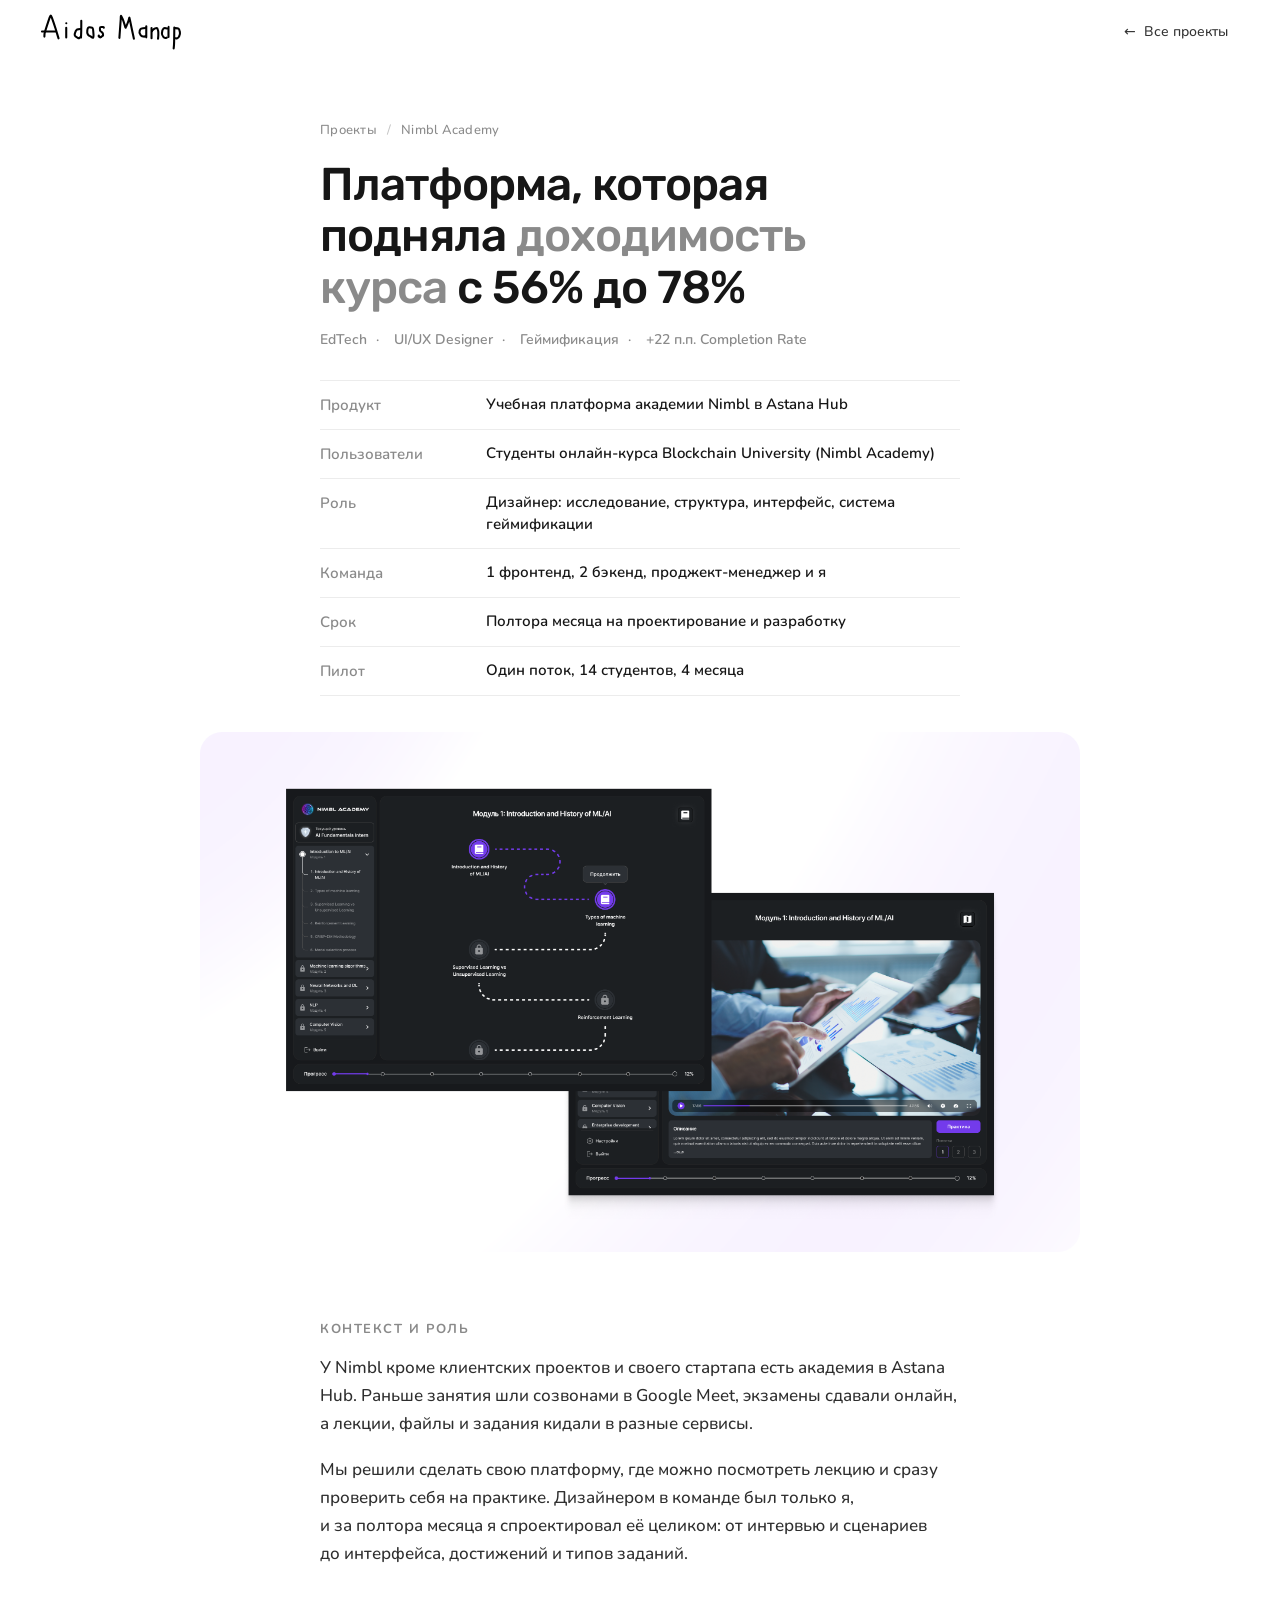
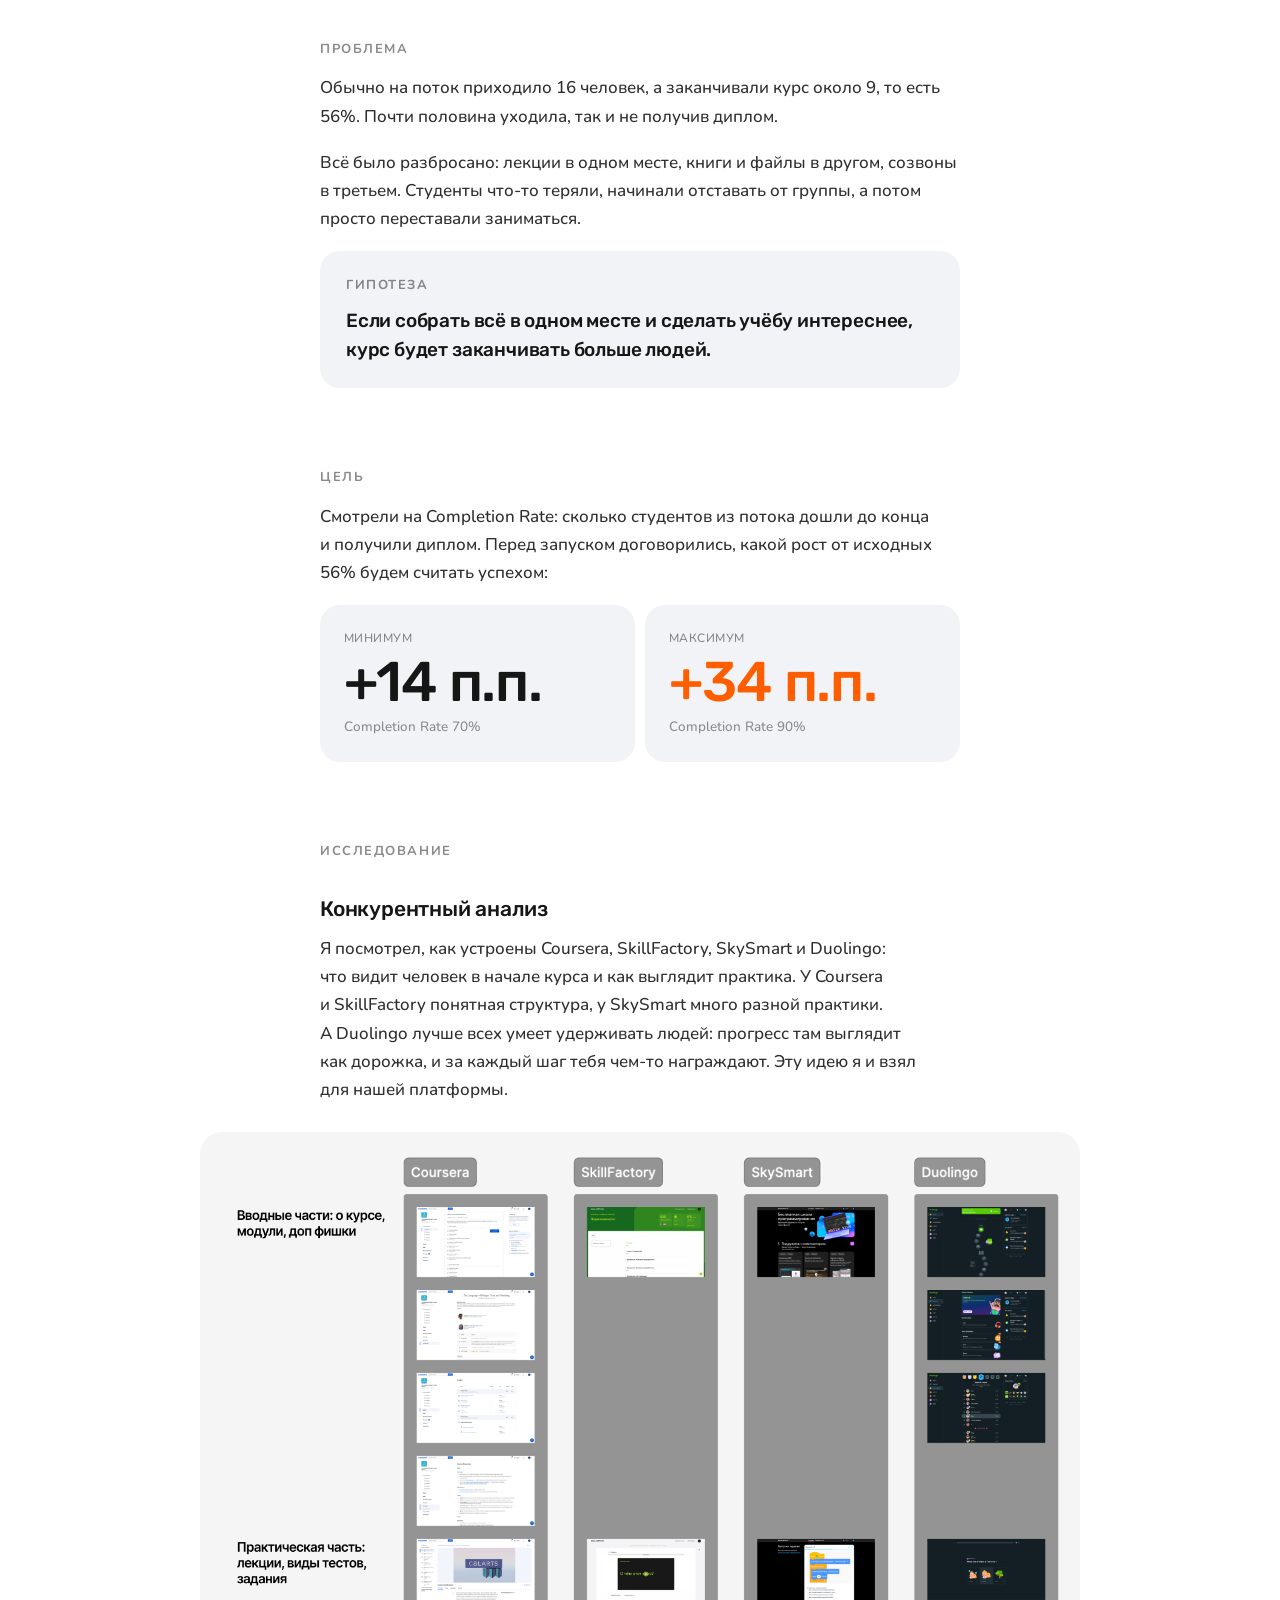
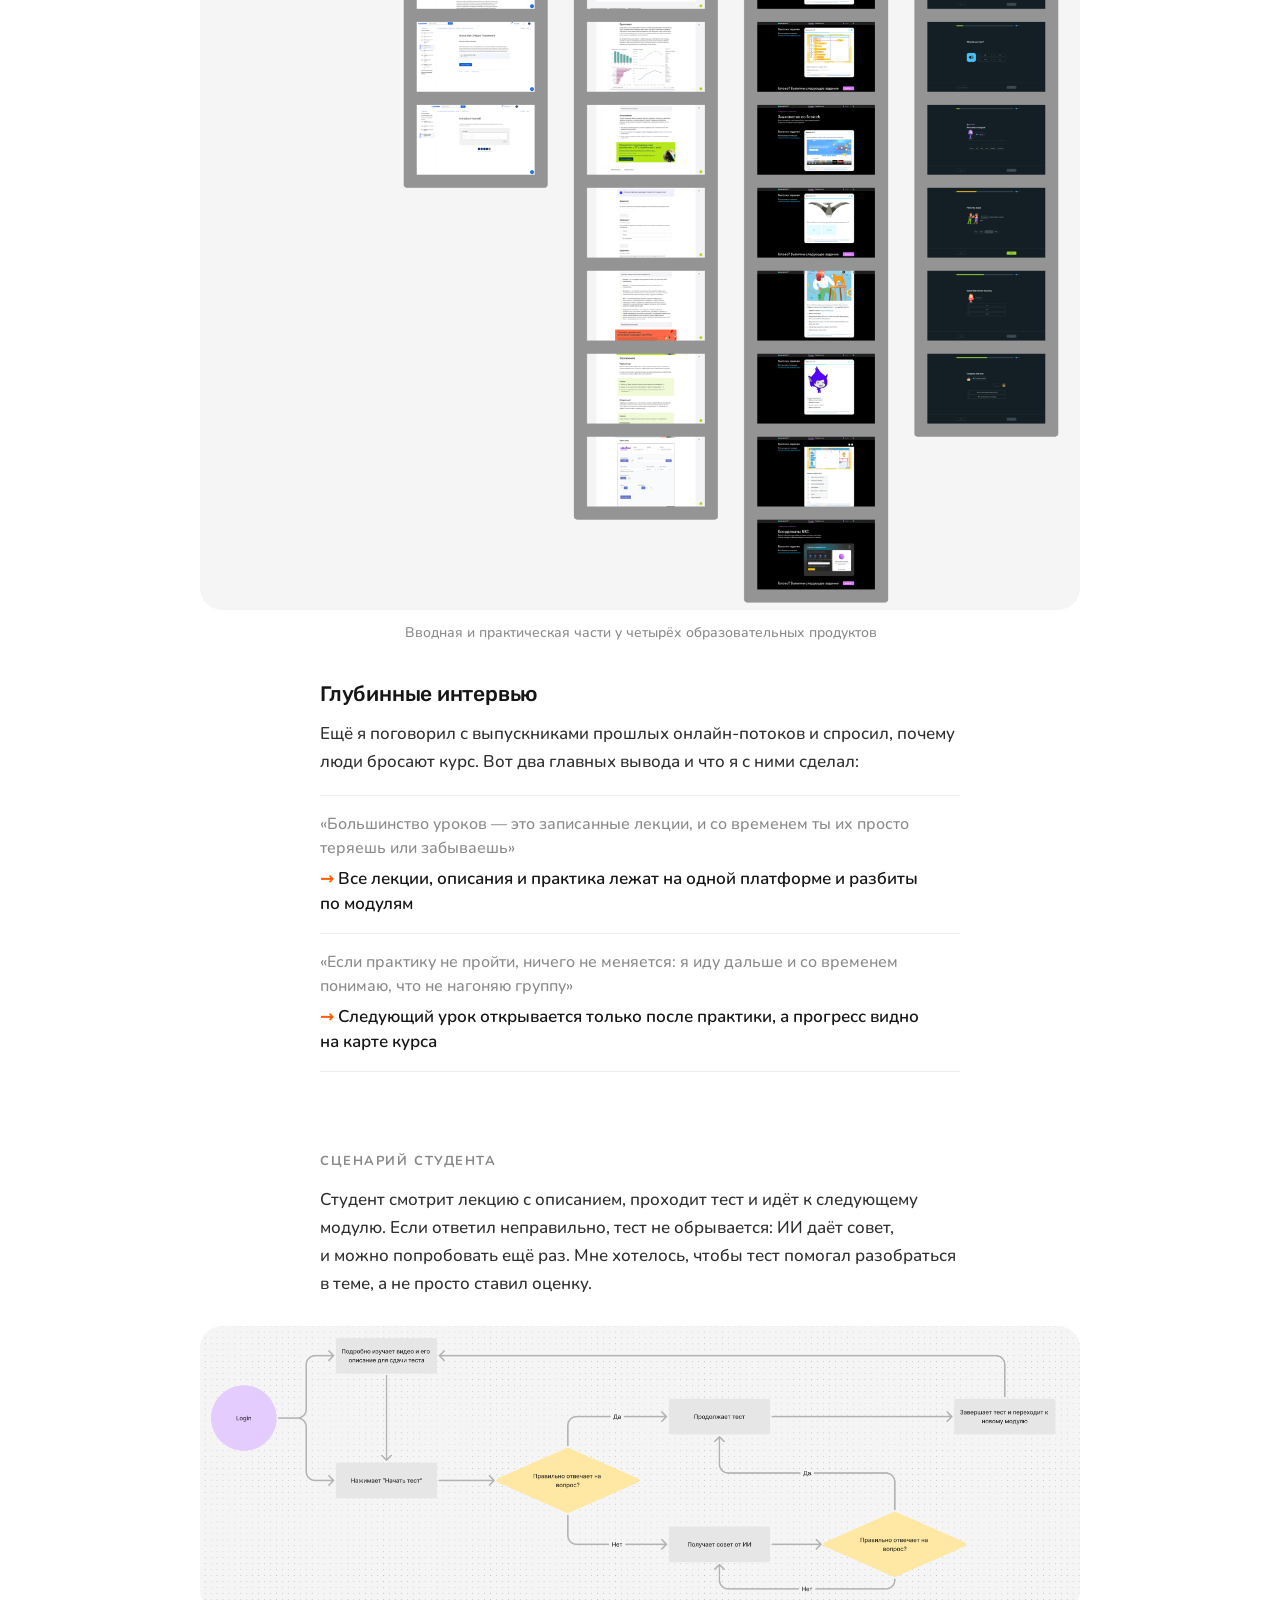
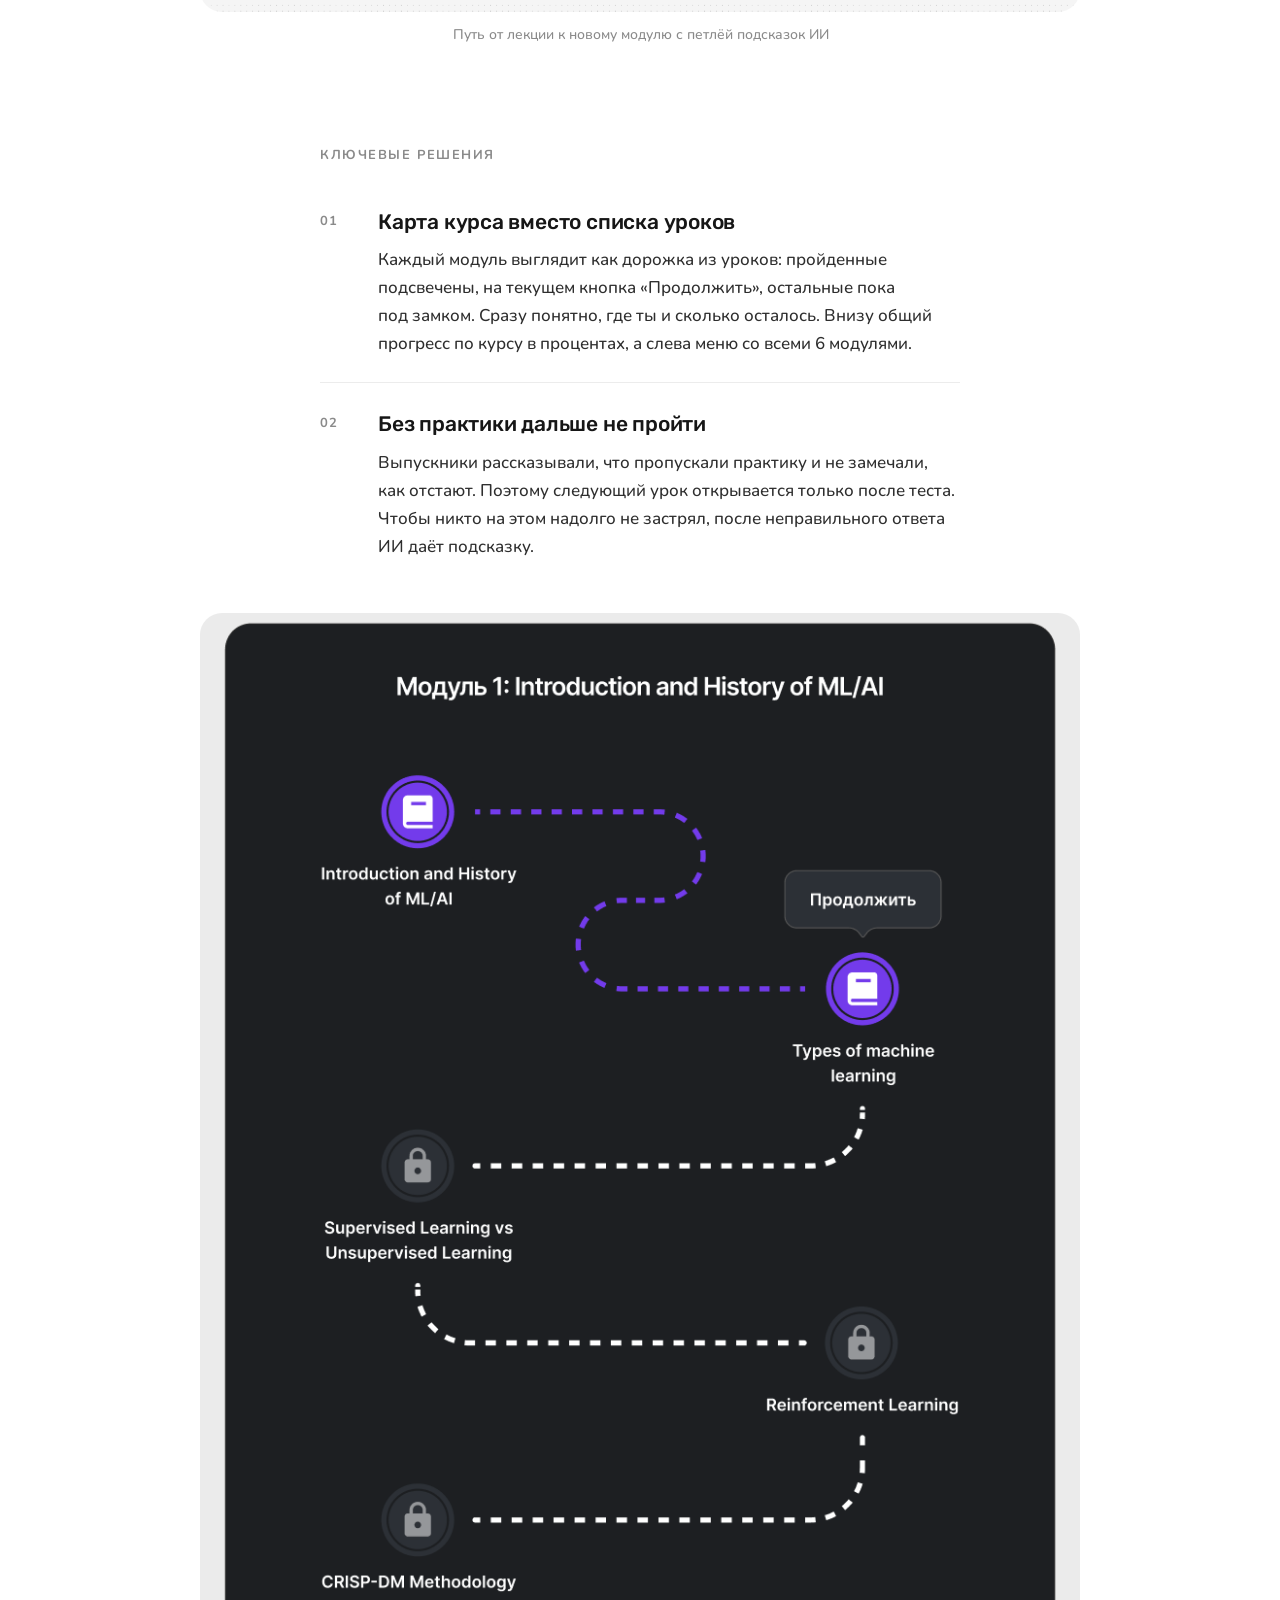
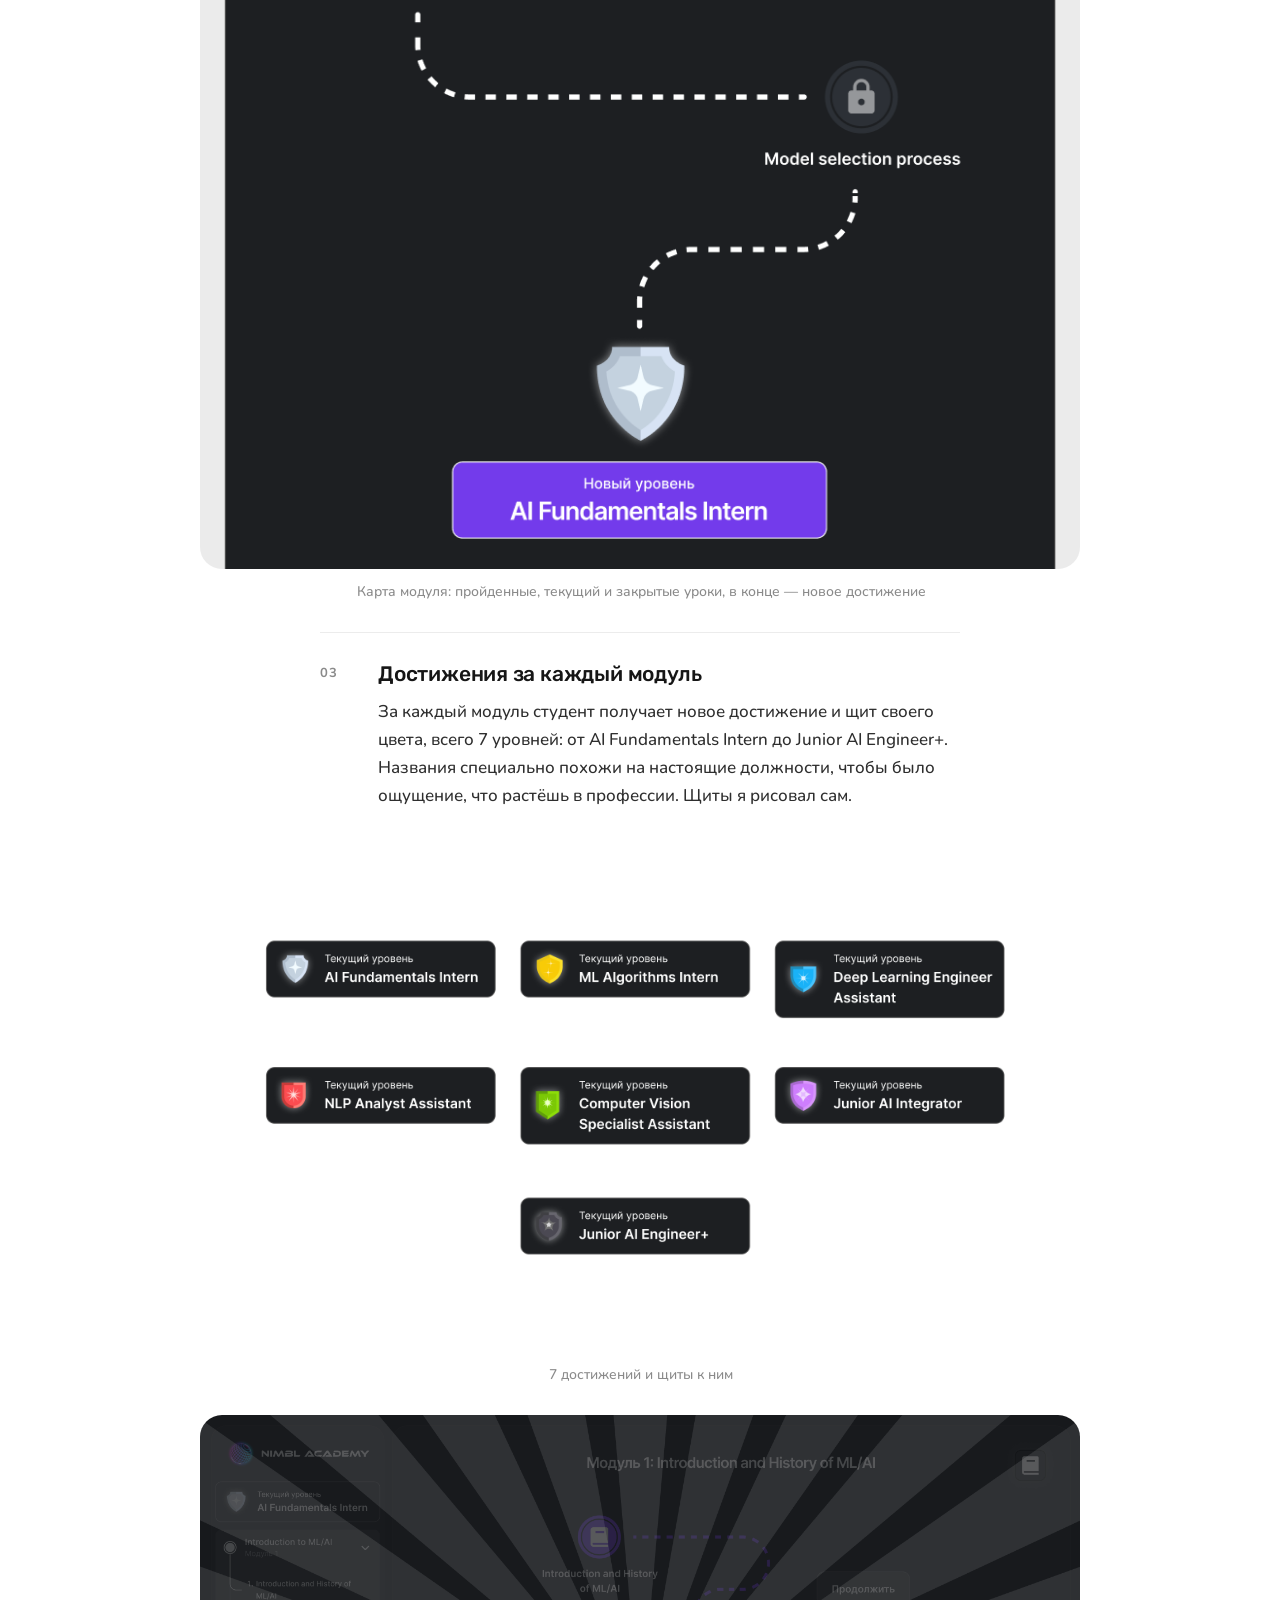
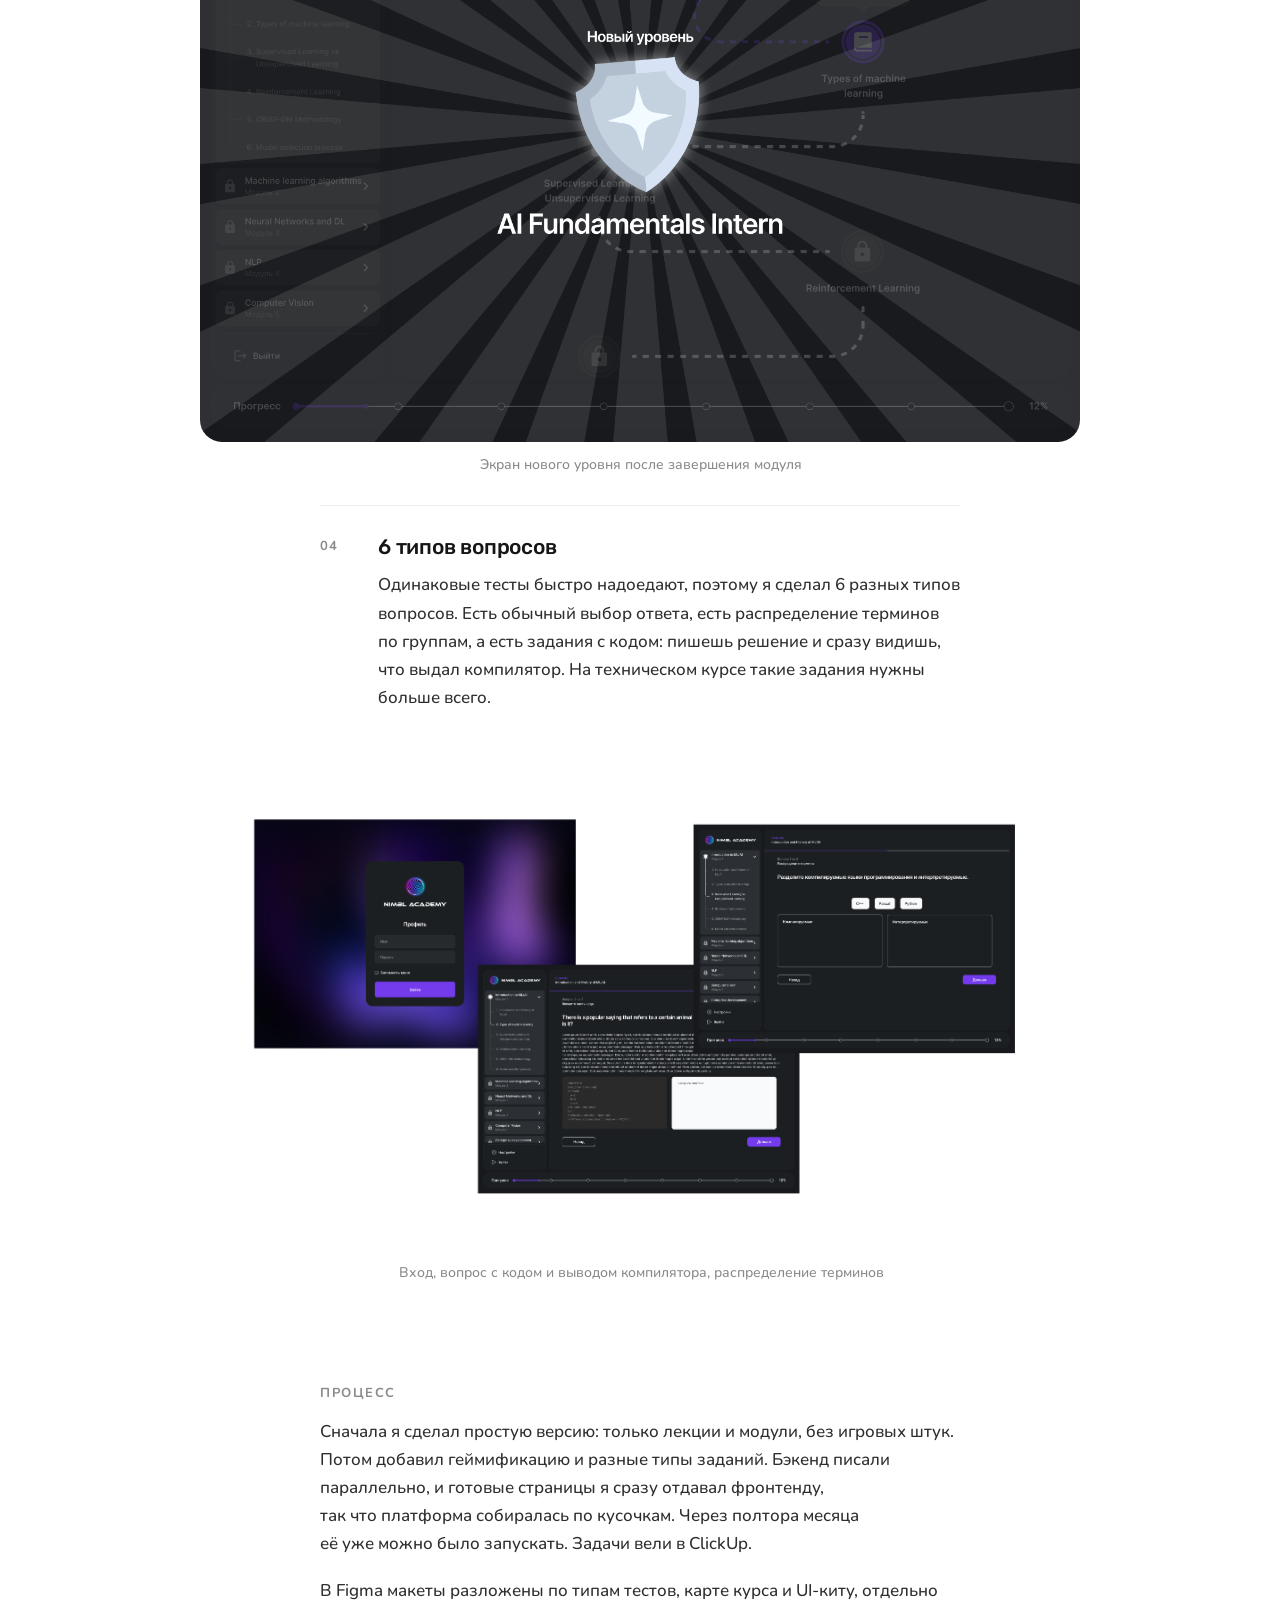
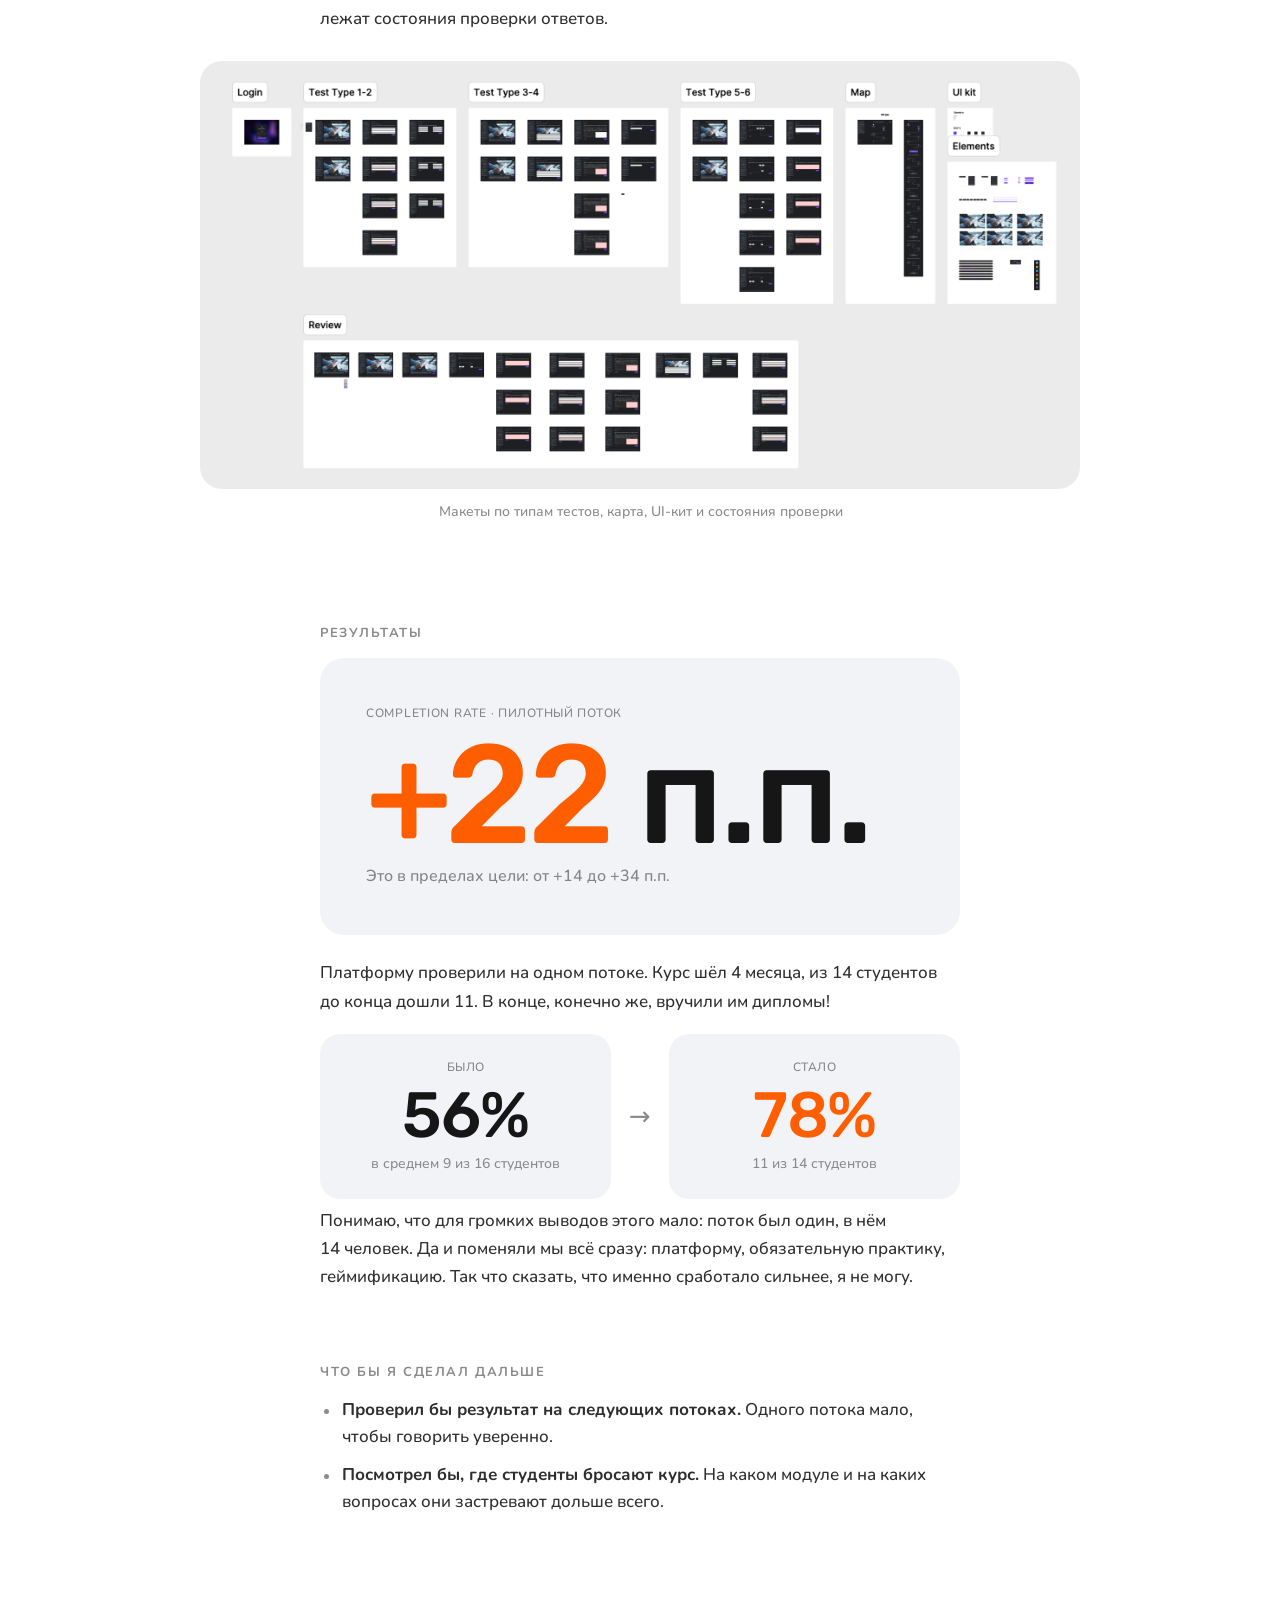
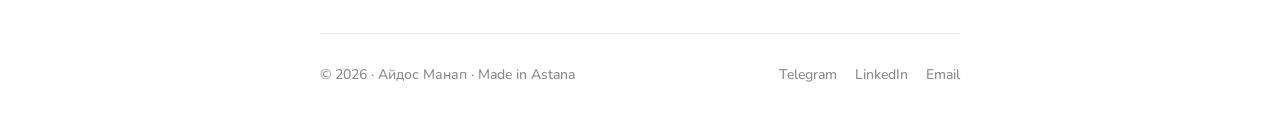
<file: cases/nimbl-academy.html>
<!doctype html>
<html lang="ru">
<head>
<meta charset="utf-8" />
<meta name="viewport" content="width=device-width,initial-scale=1" />
<title>Nimbl Academy — Кейс · Айдос Манап</title>
<link rel="preconnect" href="https://fonts.googleapis.com">
<link rel="preconnect" href="https://fonts.gstatic.com" crossorigin>
<link href="https://fonts.googleapis.com/css2?family=Nunito:ital,wght@0,400..800;1,400..800&family=Rubik:ital,wght@0,400..700;1,400..700&display=swap" rel="stylesheet">

<style>
  :root{
    --accent:#FF5E00;
    --accent-soft:rgba(255,94,0,.12);
    --bg:#F1F3F6;
    --bg-card:#FFFFFF;
    --bg-deep:#1F1F1F;
    --ink:#1F1F1F;
    --ink-2:#333333;
    --ink-mute:#8A8A8B;
    --line:rgba(31,31,31,.08);
    --line-2:rgba(31,31,31,.14);
    --radius-xl:48px;
    --radius-lg:32px;
    --radius-md:20px;
    --radius-sm:12px;
    --radius-pill:999px;
    --container:1320px;
    --pad-x:clamp(16px,3vw,40px);
    --display:'Rubik', 'Nunito', system-ui, sans-serif;
    --text:'Nunito', system-ui, sans-serif;
    --mono:'Nunito', system-ui, sans-serif;
  }
  *{box-sizing:border-box;-webkit-font-smoothing:antialiased}
  html{scroll-behavior:smooth}
  html,body{margin:0;padding:0;background:var(--bg);color:var(--ink);font-family:var(--text);font-size:16px;line-height:1.45}
  body{overflow-x:hidden}
  a{color:inherit;text-decoration:none}
  img{display:block;max-width:100%}
  ::selection{background:var(--accent);color:#fff}

  .wrap{max-width:var(--container);margin:0 auto;padding-left:var(--pad-x);padding-right:var(--pad-x)}
  .eyebrow{font-family:var(--mono);font-size:12px;letter-spacing:0.06em;text-transform:uppercase;color:var(--ink-mute)}

  /* ---------- progress bar ---------- */
  .read-progress{display:none}

  /* ---------- Top bar ---------- */
  .topbar{
    position:sticky;top:0;z-index:50;background:rgba(241,243,246,.82);backdrop-filter:blur(14px);
    border-bottom:1px solid var(--line);
  }
  .topbar-inner{display:flex;align-items:center;justify-content:space-between;height:64px}
  .brand{display:flex;align-items:center;gap:10px;font-family:var(--display);font-weight:600;font-size:16px;letter-spacing:-0.01em}
  .brand-dot{width:10px;height:10px;border-radius:50%;background:var(--accent);box-shadow:0 0 0 4px var(--accent-soft)}
  .back{display:inline-flex;align-items:center;gap:8px;font-size:14px;color:var(--ink-2);padding:8px 14px;border-radius:var(--radius-pill);transition:background .2s,color .2s}
  .back:hover{background:rgba(31,31,31,.06);color:var(--ink)}
  .back .ar{transition:transform .2s}
  .back:hover .ar{transform:translateX(-3px)}

  /* ---------- buttons ---------- */
  .btn{display:inline-flex;align-items:center;gap:10px;padding:14px 22px;border-radius:var(--radius-pill);font-weight:500;font-size:15px;line-height:1;transition:transform .2s,background .2s,box-shadow .2s;white-space:nowrap;cursor:pointer}
  .btn-primary{background:var(--accent);color:#fff;box-shadow:0 8px 24px -8px rgba(255,94,0,.55)}
  .btn-primary:hover{transform:translateY(-1px);box-shadow:0 16px 32px -10px rgba(255,94,0,.7)}
  .btn-secondary{background:var(--ink);color:#fff}
  .btn-secondary:hover{background:#000}

  /* ---------- case header ---------- */
  .case-head{padding:48px 0 28px}
  .crumbs{display:flex;align-items:center;gap:10px;color:var(--ink-mute);font-family:var(--mono);font-size:12px;letter-spacing:.04em;text-transform:uppercase;margin-bottom:26px;flex-wrap:wrap}
  .crumbs a:hover{color:var(--ink)}
  .crumbs .sep{opacity:.5}
  .case-title{font-family:var(--display);font-weight:600;letter-spacing:-0.025em;line-height:1.0;margin:0;font-size:clamp(40px,6.4vw,92px);text-wrap:balance;max-width:16ch}
  .case-title em{font-style:italic;font-weight:500;color:var(--accent)}
  .case-tags{display:flex;flex-wrap:wrap;gap:8px;margin-top:26px}
  .chip{display:inline-flex;align-items:center;gap:6px;padding:8px 14px;border-radius:var(--radius-pill);background:#fff;border:1px solid var(--line);font-size:13px;color:var(--ink-2)}
  .chip.accent{background:var(--accent);border-color:var(--accent);color:#fff}
  .chip.dark{background:var(--ink);border-color:var(--ink);color:#fff}

  /* stat strip */
  .stat-strip{display:grid;grid-template-columns:repeat(3,1fr);gap:14px;margin-top:34px}
  .stat{background:#fff;border:1px solid var(--line);border-radius:var(--radius-md);padding:24px 24px 22px;display:flex;flex-direction:column;gap:10px;min-height:150px;justify-content:space-between}
  .stat .big{font-family:var(--display);font-weight:600;font-size:clamp(34px,4vw,52px);letter-spacing:-0.02em;line-height:1;color:var(--accent)}
  .stat .lbl{font-size:15px;color:var(--ink-2);line-height:1.4}
  .stat .ic{width:38px;height:38px;border-radius:11px;background:var(--accent-soft);display:flex;align-items:center;justify-content:center;color:var(--accent);font-family:var(--display);font-weight:600}
  @media (max-width:760px){.stat-strip{grid-template-columns:1fr}}

  /* hero image */
  .hero-shot{margin-top:34px;border-radius:var(--radius-lg);overflow:hidden;background:#0f0a18}
  .hero-shot img{width:100%;display:block}

  /* ---------- layout: TOC + content ---------- */
  .layout{display:grid;grid-template-columns:minmax(0,1fr);gap:clamp(32px,5vw,88px);padding:56px 0 40px;align-items:start}
  @media (max-width:960px){.layout{grid-template-columns:minmax(0,1fr);gap:0}.toc{min-width:0}}

  .toc{position:sticky;top:88px}
  .toc-label{font-family:var(--mono);font-size:11px;letter-spacing:.08em;text-transform:uppercase;color:var(--ink-mute);margin:0 0 16px;padding-left:14px}
  .toc ol{list-style:none;margin:0;padding:0;display:flex;flex-direction:column;gap:2px}
  .toc a{display:flex;align-items:baseline;gap:12px;padding:9px 14px;border-radius:var(--radius-sm);color:var(--ink-mute);font-size:14.5px;line-height:1.3;transition:color .2s,background .2s;position:relative}
  .toc a .n{font-family:var(--mono);font-size:11px;letter-spacing:.02em;opacity:.7;min-width:18px}
  .toc a:hover{color:var(--ink-2);background:rgba(31,31,31,.04)}
  .toc a.active{color:var(--ink);background:#fff;font-weight:500;box-shadow:0 1px 0 var(--line)}
  .toc a.active .n{color:var(--accent);opacity:1}
  .toc a.active::before{content:'';position:absolute;left:0;top:50%;transform:translateY(-50%);width:3px;height:18px;border-radius:3px;background:var(--accent)}
  .toc-foot{margin-top:22px;padding-left:14px}
  @media (max-width:960px){
    .toc{position:static;margin-bottom:8px}
    .toc-inner{position:sticky;top:64px;z-index:30;background:var(--bg);margin:0 calc(-1*var(--pad-x));padding:12px var(--pad-x);border-bottom:1px solid var(--line)}
    .toc-label,.toc-foot{display:none}
    .toc ol{flex-direction:row;gap:6px;overflow-x:auto;-ms-overflow-style:none;scrollbar-width:none}
    .toc ol::-webkit-scrollbar{display:none}
    .toc a{white-space:nowrap;background:#fff;border:1px solid var(--line)}
    .toc a.active::before{display:none}
  }

  /* ---------- content ---------- */
  .content{max-width:760px;min-width:0}
  .sec{padding:14px 0 56px;scroll-margin-top:88px}
  .sec:last-child{padding-bottom:24px}
  .sec-num{font-family:var(--mono);font-size:12px;letter-spacing:.06em;color:var(--accent);text-transform:uppercase;margin-bottom:14px;display:flex;align-items:center;gap:10px}
  .sec-num::after{content:'';flex:1;height:1px;background:var(--line)}
  .sec h2{font-family:var(--display);font-weight:600;font-size:clamp(28px,3.4vw,44px);letter-spacing:-0.02em;line-height:1.05;margin:0 0 22px;text-wrap:balance}
  .sec h3{font-family:var(--display);font-weight:600;font-size:21px;letter-spacing:-0.01em;margin:34px 0 14px}
  .sec p{font-size:17px;line-height:1.62;color:var(--ink-2);margin:0 0 18px;text-wrap:pretty}
  .sec p:last-child{margin-bottom:0}

  /* bullet list */
  .blist{list-style:none;margin:6px 0 18px;padding:0;display:flex;flex-direction:column;gap:12px}
  .blist li{position:relative;padding-left:30px;font-size:17px;line-height:1.55;color:var(--ink-2)}
  .blist li::before{content:'';position:absolute;left:6px;top:11px;width:7px;height:7px;border-radius:50%;background:var(--accent)}

  /* callout / hypothesis */
  .callout{background:var(--ink);color:#fff;border-radius:var(--radius-md);padding:30px 32px;margin:6px 0 8px}
  .callout .k{font-family:var(--mono);font-size:12px;letter-spacing:.06em;text-transform:uppercase;color:var(--accent);margin-bottom:12px}
  .callout p{color:#fff;font-size:19px;line-height:1.5;font-family:var(--display);font-weight:500;font-style:italic;margin:0;letter-spacing:-0.01em}

  /* quote cards */
  .quote{background:#fff;border:1px solid var(--line);border-left:3px solid var(--accent);border-radius:var(--radius-sm);padding:20px 24px;font-size:16.5px;line-height:1.55;color:var(--ink-2)}
  .quotes{display:flex;flex-direction:column;gap:12px;margin:6px 0 8px}

  /* metric pair */
  .pair{display:grid;grid-template-columns:1fr 1fr;gap:14px;margin:8px 0}
  @media (max-width:560px){.pair{grid-template-columns:1fr}}
  .metric{background:#fff;border:1px solid var(--line);border-radius:var(--radius-md);padding:24px;display:flex;flex-direction:column;gap:6px}
  .metric .t{font-family:var(--mono);font-size:12px;letter-spacing:.04em;text-transform:uppercase;color:var(--ink-mute)}
  .metric .v{font-family:var(--display);font-weight:600;font-size:clamp(36px,4.4vw,56px);line-height:1;letter-spacing:-0.02em}
  .metric.is-min .v{color:var(--ink)}
  .metric.is-max .v{color:var(--accent)}
  .metric .sub{font-size:13.5px;color:var(--ink-mute)}

  /* figure */
  figure{margin:24px 0}
  .shot{border-radius:var(--radius-md);overflow:hidden;background:transparent}
  .shot.dark{background:transparent}
  .shot.pad{padding:0}
  .shot img{width:100%;display:block}
  figcaption{font-family:var(--mono);font-size:12px;color:var(--ink-mute);letter-spacing:.02em;margin-top:12px;padding-left:2px}

  /* result hero */
  .result-hero{background:var(--ink);color:#fff;border-radius:var(--radius-lg);padding:clamp(28px,4vw,46px);margin:8px 0 24px;position:relative;overflow:hidden}
  .result-hero .glow{position:absolute;width:340px;height:340px;border-radius:50%;background:radial-gradient(circle,rgba(255,94,0,.55),transparent 70%);right:-90px;top:-120px;filter:blur(20px)}
  .result-hero .k{font-family:var(--mono);font-size:12px;letter-spacing:.06em;text-transform:uppercase;color:rgba(255,255,255,.6);position:relative;z-index:2}
  .result-hero .v{font-family:var(--display);font-weight:600;font-size:clamp(64px,12vw,140px);line-height:.92;letter-spacing:-0.03em;margin:8px 0 4px;position:relative;z-index:2}
  .result-hero .v em{font-style:normal;color:var(--accent)}
  .result-hero .d{position:relative;z-index:2;color:rgba(255,255,255,.72);font-size:16px;max-width:30ch}

  /* before/after */
  .ba{display:grid;grid-template-columns:1fr auto 1fr;gap:18px;align-items:stretch;margin:8px 0}
  @media (max-width:560px){.ba{grid-template-columns:1fr;gap:12px}}
  .ba-card{background:#fff;border:1px solid var(--line);border-radius:var(--radius-md);padding:24px;text-align:center;display:flex;flex-direction:column;gap:6px;justify-content:center}
  .ba-card.now{border-color:var(--accent);box-shadow:0 12px 30px -18px rgba(255,94,0,.5)}
  .ba-card .t{font-family:var(--mono);font-size:12px;letter-spacing:.04em;text-transform:uppercase;color:var(--ink-mute)}
  .ba-card .pct{font-family:var(--display);font-weight:600;font-size:clamp(40px,6vw,64px);line-height:1;letter-spacing:-0.02em}
  .ba-card.now .pct{color:var(--accent)}
  .ba-card .frac{font-size:14px;color:var(--ink-mute)}
  .ba-arrow{display:flex;align-items:center;justify-content:center;font-size:26px;color:var(--accent)}
  @media (max-width:560px){.ba-arrow{transform:rotate(90deg)}}

  /* next cta */
  .endcta{background:#fff;border:1px solid var(--line);border-radius:var(--radius-lg);padding:clamp(28px,4vw,44px);display:flex;flex-wrap:wrap;align-items:center;justify-content:space-between;gap:22px;margin-top:8px}
  .endcta h3{font-family:var(--display);font-weight:600;font-size:clamp(24px,3vw,34px);letter-spacing:-0.02em;margin:0 0 6px}
  .endcta p{margin:0;color:var(--ink-mute);font-size:15px}
  .endcta .acts{display:flex;gap:10px;flex-wrap:wrap}

  /* footer */
  .footer{display:flex;align-items:center;justify-content:space-between;flex-wrap:wrap;gap:16px;padding:30px 0 40px;color:var(--ink-mute);font-size:14px;border-top:1px solid var(--line)}
  .footer .links{display:flex;gap:18px;flex-wrap:wrap}
  .footer .links a:hover{color:var(--ink)}
  .arrow{display:inline-block;transition:transform .2s}
  .btn:hover .arrow{transform:translate(2px,-2px)}

  /* passport */
  .passport{display:grid;grid-template-columns:repeat(3,1fr);gap:1px;margin:28px 0 0;background:var(--line);border:1px solid var(--line);border-radius:var(--radius-md);overflow:hidden}
  .passport>div{background:#fff;padding:18px 20px}
  .passport dt{font-family:var(--mono);font-size:11.5px;letter-spacing:.06em;text-transform:uppercase;color:var(--ink-mute);margin-bottom:8px}
  .passport dd{margin:0;font-size:15px;line-height:1.45;color:var(--ink)}
  @media (max-width:860px){.passport{grid-template-columns:1fr 1fr}}
  @media (max-width:480px){.passport{grid-template-columns:1fr}}

  /* insight -> decision */
  .ins{display:flex;flex-direction:column;gap:12px;margin:8px 0}
  .ins-row{display:grid;grid-template-columns:1fr auto 1fr;gap:16px;align-items:stretch}
  .ins-q{background:#fff;border:1px solid var(--line);border-left:3px solid var(--accent);border-radius:var(--radius-sm);padding:18px 22px;font-size:16px;line-height:1.5;color:var(--ink-2);font-style:italic}
  .ins-a{background:var(--ink);color:#fff;border-radius:var(--radius-sm);padding:18px 22px;font-size:16px;line-height:1.5}
  .ins-ar{display:flex;align-items:center;color:var(--accent);font-size:22px}
  @media (max-width:640px){.ins-row{grid-template-columns:1fr;gap:8px}.ins-ar{transform:rotate(90deg);justify-content:center}}

  /* decisions */
  .dec{display:grid;grid-template-columns:56px 1fr;gap:18px;padding:26px 0;border-top:1px solid var(--line)}
  .dec:first-of-type{border-top:0;padding-top:4px}
  .dec-n{font-family:var(--mono);font-size:13px;color:var(--accent);letter-spacing:.04em;padding-top:6px}
  .dec h3{margin:0 0 10px}
  @media (max-width:560px){.dec{grid-template-columns:1fr;gap:6px}}
</style>
<link rel="stylesheet" href="quiet.css?v=5">
<script>if(/[?&]embed=1\b/.test(location.search))document.documentElement.classList.add('in-sheet');</script>
<style>
  html.in-sheet .topbar,html.in-sheet .read-progress,html.in-sheet .footer,html.in-sheet .crumbs{display:none!important}
  html.in-sheet .toc-inner{top:0!important}
  html.in-sheet .case-head{padding-top:44px!important}
  html.in-sheet .case-title{font-size:clamp(30px,4.2vw,44px)!important}
</style>
</head>
<body>
<div class="read-progress" id="progress"></div>

<!-- Top bar -->
<header class="topbar">
  <div class="wrap topbar-inner">
    <a href="../index.html" class="brand">
      <img src="../assets/signature.svg" width="145" height="40" alt="Айдос Манап" style="display:block;object-fit:contain">
    </a>
    <a href="../index.html#projects" class="back"><span class="ar">←</span> Все&nbsp;проекты</a>
  </div>
</header>

<main id="top">
<div class="wrap">

  <!-- CASE HEADER -->
  <header class="case-head" data-screen-label="Case header">
    <div class="crumbs">
      <a href="../index.html#projects">Проекты</a>
      <span class="sep">/</span>
      <span>Nimbl Academy</span>
    </div>
    <h1 class="case-title">Платформа, которая подняла <em>доходимость курса</em> с&nbsp;56% до&nbsp;78%</h1>
    <div class="case-tags">
      <span class="chip dark">EdTech</span>
      <span class="chip">UI/UX Designer</span>
      <span class="chip">Геймификация</span>
      <span class="chip accent">+22&nbsp;п.п. Completion Rate</span>
    </div>

    <dl class="passport">
      <div><dt>Продукт</dt><dd>Учебная платформа академии Nimbl в&nbsp;Astana Hub</dd></div>
      <div><dt>Пользователи</dt><dd>Студенты онлайн-курса Blockchain University (Nimbl Academy)</dd></div>
      <div><dt>Роль</dt><dd>Дизайнер: исследование, структура, интерфейс, система геймификации</dd></div>
      <div><dt>Команда</dt><dd>1 фронтенд, 2 бэкенд, проджект-менеджер и&nbsp;я</dd></div>
      <div><dt>Срок</dt><dd>Полтора месяца на&nbsp;проектирование и&nbsp;разработку</dd></div>
      <div><dt>Пилот</dt><dd>Один поток, 14&nbsp;студентов, 4&nbsp;месяца</dd></div>
    </dl>

    <div class="hero-shot">
      <img src="../assets/nimbl/hero.png" alt="Интерфейс платформы Nimbl Academy — карта модулей и плеер лекции" loading="lazy">
    </div>
  </header>

  <!-- LAYOUT -->
  <div class="layout">


    <!-- CONTENT -->
    <article class="content">

      <!-- 01 Контекст и роль -->
      <section class="sec" id="context" data-screen-label="01 Контекст и роль">
        <h2>Контекст и&nbsp;роль</h2>
        <p>У&nbsp;Nimbl кроме клиентских проектов и&nbsp;своего стартапа есть академия в&nbsp;Astana Hub. Раньше занятия шли созвонами в&nbsp;Google Meet, экзамены сдавали онлайн, а&nbsp;лекции, файлы и&nbsp;задания кидали в&nbsp;разные сервисы.</p>
        <p>Мы&nbsp;решили сделать свою платформу, где&nbsp;можно посмотреть лекцию и&nbsp;сразу проверить себя на&nbsp;практике. Дизайнером в&nbsp;команде был только я, и&nbsp;за&nbsp;полтора месяца я&nbsp;спроектировал её&nbsp;целиком: от&nbsp;интервью и&nbsp;сценариев до&nbsp;интерфейса, достижений и&nbsp;типов заданий.</p>
      </section>

      <!-- 02 Проблема -->
      <section class="sec" id="problem" data-screen-label="02 Проблема">
        <h2>Проблема</h2>
        <p>Обычно на&nbsp;поток приходило 16&nbsp;человек, а&nbsp;заканчивали курс около&nbsp;9, то&nbsp;есть 56%. Почти половина уходила, так&nbsp;и&nbsp;не&nbsp;получив диплом.</p>
        <p>Всё&nbsp;было разбросано: лекции в&nbsp;одном месте, книги и&nbsp;файлы в&nbsp;другом, созвоны в&nbsp;третьем. Студенты что-то теряли, начинали отставать от&nbsp;группы, а&nbsp;потом просто переставали заниматься.</p>
        <div class="callout">
          <div class="k">Гипотеза</div>
          <p>Если&nbsp;собрать всё&nbsp;в&nbsp;одном месте и&nbsp;сделать учёбу интереснее, курс будет заканчивать больше людей.</p>
        </div>
      </section>

      <!-- 03 Цель -->
      <section class="sec" id="criteria" data-screen-label="03 Цель">
        <h2>Цель</h2>
        <p>Смотрели на&nbsp;Completion Rate: сколько студентов из&nbsp;потока дошли до&nbsp;конца и&nbsp;получили диплом. Перед&nbsp;запуском договорились, какой рост от&nbsp;исходных 56% будем считать успехом:</p>
        <div class="pair">
          <div class="metric is-min">
            <div class="t">Минимум</div>
            <div class="v">+14&nbsp;п.п.</div>
            <div class="sub">Completion Rate 70%</div>
          </div>
          <div class="metric is-max">
            <div class="t">Максимум</div>
            <div class="v">+34&nbsp;п.п.</div>
            <div class="sub">Completion Rate 90%</div>
          </div>
        </div>
      </section>

      <!-- 04 Исследование -->
      <section class="sec" id="research" data-screen-label="04 Исследование">
        <h2>Исследование</h2>

        <h3>Конкурентный анализ</h3>
        <p>Я&nbsp;посмотрел, как&nbsp;устроены Coursera, SkillFactory, SkySmart и&nbsp;Duolingo: что&nbsp;видит человек в&nbsp;начале курса и&nbsp;как&nbsp;выглядит практика. У&nbsp;Coursera и&nbsp;SkillFactory понятная структура, у&nbsp;SkySmart много разной практики. А&nbsp;Duolingo лучше всех умеет удерживать людей: прогресс там выглядит как&nbsp;дорожка, и&nbsp;за&nbsp;каждый шаг тебя чем-то награждают. Эту идею я&nbsp;и&nbsp;взял для&nbsp;нашей платформы.</p>
        <figure>
          <div class="shot"><img src="../assets/nimbl/competitors.png" alt="Конкурентный анализ: Coursera, SkillFactory, SkySmart, Duolingo" loading="lazy"></div>
          <figcaption>Вводная и&nbsp;практическая части у&nbsp;четырёх образовательных продуктов</figcaption>
        </figure>

        <h3>Глубинные интервью</h3>
        <p>Ещё&nbsp;я&nbsp;поговорил с&nbsp;выпускниками прошлых онлайн-потоков и&nbsp;спросил, почему люди бросают курс. Вот два главных вывода и&nbsp;что&nbsp;я&nbsp;с&nbsp;ними сделал:</p>
        <div class="ins">
          <div class="ins-row">
            <div class="ins-q">«Большинство уроков&nbsp;— это&nbsp;записанные лекции, и&nbsp;со&nbsp;временем ты&nbsp;их&nbsp;просто теряешь или&nbsp;забываешь»</div>
            <div class="ins-ar">→</div>
            <div class="ins-a">Все&nbsp;лекции, описания и&nbsp;практика лежат на&nbsp;одной платформе и&nbsp;разбиты по&nbsp;модулям</div>
          </div>
          <div class="ins-row">
            <div class="ins-q">«Если&nbsp;практику не&nbsp;пройти, ничего не&nbsp;меняется: я&nbsp;иду дальше и&nbsp;со&nbsp;временем понимаю, что&nbsp;не&nbsp;нагоняю группу»</div>
            <div class="ins-ar">→</div>
            <div class="ins-a">Следующий урок открывается только после&nbsp;практики, а&nbsp;прогресс видно на&nbsp;карте курса</div>
          </div>
        </div>
      </section>

      <!-- 05 Сценарий студента -->
      <section class="sec" id="flow" data-screen-label="05 Сценарий студента">
        <h2>Сценарий студента</h2>
        <p>Студент смотрит лекцию с&nbsp;описанием, проходит тест и&nbsp;идёт к&nbsp;следующему модулю. Если&nbsp;ответил неправильно, тест не&nbsp;обрывается: ИИ даёт совет, и&nbsp;можно попробовать ещё&nbsp;раз. Мне хотелось, чтобы&nbsp;тест помогал разобраться в&nbsp;теме, а&nbsp;не&nbsp;просто ставил оценку.</p>
        <figure>
          <div class="shot"><img src="../assets/nimbl/userflow.png" alt="User flow студента: лекция, тест, подсказка ИИ, новый модуль" loading="lazy"></div>
          <figcaption>Путь от&nbsp;лекции к&nbsp;новому модулю с&nbsp;петлёй подсказок ИИ</figcaption>
        </figure>
      </section>

      <!-- 06 Ключевые решения -->
      <section class="sec" id="decisions" data-screen-label="06 Ключевые решения">
        <h2>Ключевые решения</h2>

        <div class="dec">
          <div class="dec-n">01</div>
          <div>
            <h3>Карта курса вместо списка уроков</h3>
            <p>Каждый модуль выглядит как&nbsp;дорожка из&nbsp;уроков: пройденные подсвечены, на&nbsp;текущем кнопка «Продолжить», остальные пока под&nbsp;замком. Сразу понятно, где&nbsp;ты&nbsp;и&nbsp;сколько осталось. Внизу общий прогресс по&nbsp;курсу в&nbsp;процентах, а&nbsp;слева меню со&nbsp;всеми 6&nbsp;модулями.</p>
          </div>
        </div>

        <div class="dec">
          <div class="dec-n">02</div>
          <div>
            <h3>Без&nbsp;практики дальше не&nbsp;пройти</h3>
            <p>Выпускники рассказывали, что&nbsp;пропускали практику и&nbsp;не&nbsp;замечали, как&nbsp;отстают. Поэтому следующий урок открывается только после&nbsp;теста. Чтобы&nbsp;никто на&nbsp;этом надолго не&nbsp;застрял, после&nbsp;неправильного ответа ИИ даёт подсказку.</p>
          </div>
        </div>
        <figure>
          <div class="shot dark"><img src="../assets/nimbl/dev-modules.png" alt="Карта модуля: пройденные уроки, текущий урок, закрытые уроки и щит нового уровня" loading="lazy"></div>
          <figcaption>Карта модуля: пройденные, текущий и&nbsp;закрытые уроки, в&nbsp;конце&nbsp;— новое достижение</figcaption>
        </figure>

        <div class="dec">
          <div class="dec-n">03</div>
          <div>
            <h3>Достижения за&nbsp;каждый модуль</h3>
            <p>За&nbsp;каждый модуль студент получает новое достижение и&nbsp;щит своего цвета, всего 7 уровней: от&nbsp;AI Fundamentals Intern до&nbsp;Junior AI Engineer+. Названия специально похожи на&nbsp;настоящие должности, чтобы&nbsp;было ощущение, что&nbsp;растёшь в&nbsp;профессии. Щиты я&nbsp;рисовал сам.</p>
          </div>
        </div>
        <figure>
          <div class="shot pad"><img src="../assets/nimbl/shields.png" alt="Семь достижений и векторные щиты к ним" loading="lazy"></div>
          <figcaption>7 достижений и&nbsp;щиты к&nbsp;ним</figcaption>
        </figure>
        <figure>
          <div class="shot dark"><img src="../assets/nimbl/newlevel.png" alt="Экран получения нового уровня" loading="lazy"></div>
          <figcaption>Экран нового уровня после&nbsp;завершения модуля</figcaption>
        </figure>

        <div class="dec">
          <div class="dec-n">04</div>
          <div>
            <h3>6 типов вопросов</h3>
            <p>Одинаковые тесты быстро надоедают, поэтому я&nbsp;сделал 6 разных типов вопросов. Есть обычный выбор ответа, есть распределение терминов по&nbsp;группам, а&nbsp;есть задания с&nbsp;кодом: пишешь решение и&nbsp;сразу видишь, что&nbsp;выдал компилятор. На&nbsp;техническом курсе такие задания нужны больше всего.</p>
          </div>
        </div>
        <figure>
          <div class="shot dark"><img src="../assets/nimbl/questions.png" alt="Вход на платформу, вопрос с кодом и компилятором, вопрос с распределением терминов" loading="lazy"></div>
          <figcaption>Вход, вопрос с&nbsp;кодом и&nbsp;выводом компилятора, распределение терминов</figcaption>
        </figure>
      </section>

      <!-- 07 Процесс -->
      <section class="sec" id="process" data-screen-label="07 Процесс">
        <h2>Процесс</h2>
        <p>Сначала я&nbsp;сделал простую версию: только лекции и&nbsp;модули, без&nbsp;игровых штук. Потом добавил геймификацию и&nbsp;разные типы заданий. Бэкенд писали параллельно, и&nbsp;готовые страницы я&nbsp;сразу отдавал фронтенду, так&nbsp;что&nbsp;платформа собиралась по&nbsp;кусочкам. Через&nbsp;полтора месяца её&nbsp;уже&nbsp;можно было запускать. Задачи вели в&nbsp;ClickUp.</p>
        <p>В&nbsp;Figma макеты разложены по&nbsp;типам тестов, карте курса и&nbsp;UI-киту, отдельно лежат состояния проверки ответов.</p>
        <figure>
          <div class="shot dark"><img src="../assets/nimbl/dev-flow.png" alt="Макеты в Figma: вход, типы тестов, карта, UI-кит и состояния проверки" loading="lazy"></div>
          <figcaption>Макеты по&nbsp;типам тестов, карта, UI-кит и&nbsp;состояния проверки</figcaption>
        </figure>
      </section>

      <!-- 08 Результаты -->
      <section class="sec" id="results" data-screen-label="08 Результаты">
        <h2>Результаты</h2>

        <div class="result-hero">
          <div class="glow"></div>
          <div class="k">Completion Rate · пилотный поток</div>
          <div class="v"><em>+22</em> п.п.</div>
          <div class="d">Это&nbsp;в&nbsp;пределах цели: от&nbsp;+14&nbsp;до +34&nbsp;п.п.</div>
        </div>

        <p>Платформу проверили на&nbsp;одном потоке. Курс шёл 4&nbsp;месяца, из&nbsp;14&nbsp;студентов до&nbsp;конца дошли 11. В&nbsp;конце, конечно&nbsp;же, вручили им дипломы!</p>

        <div class="ba">
          <div class="ba-card">
            <div class="t">Было</div>
            <div class="pct">56%</div>
            <div class="frac">в&nbsp;среднем 9 из&nbsp;16&nbsp;студентов</div>
          </div>
          <div class="ba-arrow">→</div>
          <div class="ba-card now">
            <div class="t">Стало</div>
            <div class="pct">78%</div>
            <div class="frac">11 из&nbsp;14&nbsp;студентов</div>
          </div>
        </div>

        <p>Понимаю, что&nbsp;для&nbsp;громких выводов этого мало: поток был один, в&nbsp;нём 14&nbsp;человек. Да&nbsp;и&nbsp;поменяли мы&nbsp;всё&nbsp;сразу: платформу, обязательную практику, геймификацию. Так&nbsp;что&nbsp;сказать, что&nbsp;именно сработало сильнее, я&nbsp;не&nbsp;могу.</p>
      </section>

      <!-- 09 Что дальше -->
      <section class="sec" id="next" data-screen-label="09 Что дальше">
        <h2>Что&nbsp;бы я&nbsp;сделал дальше</h2>
        <ul class="blist">
          <li><strong>Проверил&nbsp;бы результат на&nbsp;следующих потоках.</strong> Одного потока мало, чтобы&nbsp;говорить уверенно.</li>
          <li><strong>Посмотрел&nbsp;бы, где&nbsp;студенты бросают курс.</strong> На&nbsp;каком модуле и&nbsp;на&nbsp;каких вопросах они&nbsp;застревают дольше всего.</li>
        </ul>
      </section>

    </article>
  </div>

  <!-- footer -->
  <footer class="footer">
    <div>© 2026 · Айдос Манап · Made in Astana</div>
    <div class="links">
      <a href="https://t.me/dosyasoda">Telegram</a>
      <a href="https://www.linkedin.com/in/aidosmanap/">LinkedIn</a>
      <a href="mailto:aidos1337228@gmail.com">Email</a>
    </div>
  </footer>

</div>
</main>

<script>
(function(){
  // reading progress
  var bar = document.getElementById('progress');
  function onScroll(){
    var h = document.documentElement;
    var max = h.scrollHeight - h.clientHeight;
    var p = max > 0 ? (h.scrollTop || document.body.scrollTop) / max : 0;
    bar.style.width = (p*100).toFixed(2) + '%';
  }
  window.addEventListener('scroll', onScroll, {passive:true});
  onScroll();

  // scrollspy
  var links = Array.prototype.slice.call(document.querySelectorAll('.toc a[data-spy]'));
  var map = {};
  links.forEach(function(a){ map[a.getAttribute('data-spy')] = a; });
  var sections = links.map(function(a){ return document.getElementById(a.getAttribute('data-spy')); }).filter(Boolean);

  function setActive(id){
    links.forEach(function(a){ a.classList.toggle('active', a.getAttribute('data-spy')===id); });
  }

  var io = new IntersectionObserver(function(entries){
    // choose the section whose top is closest to the spy line
    var visible = entries.filter(function(e){ return e.isIntersecting; });
    if(visible.length){
      visible.sort(function(a,b){ return a.boundingClientRect.top - b.boundingClientRect.top; });
      setActive(visible[0].target.id);
    }
  }, {rootMargin:'-20% 0px -65% 0px', threshold:0});

  sections.forEach(function(s){ io.observe(s); });
  setActive('context');
})();
</script>
<script>
(function(){
  var inSheet=document.documentElement.classList.contains('in-sheet');
  document.addEventListener('click',function(e){
    var a=e.target.closest('a[href]'); if(!a || !/(^|\/)index\.html/.test(a.getAttribute('href'))) return;
    if(inSheet){ e.preventDefault(); parent.postMessage({type:'aidos-close-sheet'},location.origin); return; }
    // opened as a page from the home page: go back so it keeps its scroll position
    try{
      var ref=document.referrer && new URL(document.referrer), home=new URL(a.href);
      if(ref && ref.origin===home.origin && ref.pathname.replace(/index\.html$/,'')===home.pathname.replace(/index\.html$/,'') && history.length>1){ e.preventDefault(); history.back(); }
    }catch(_){}
  });
})();
</script>
</body>
</html>
</file>
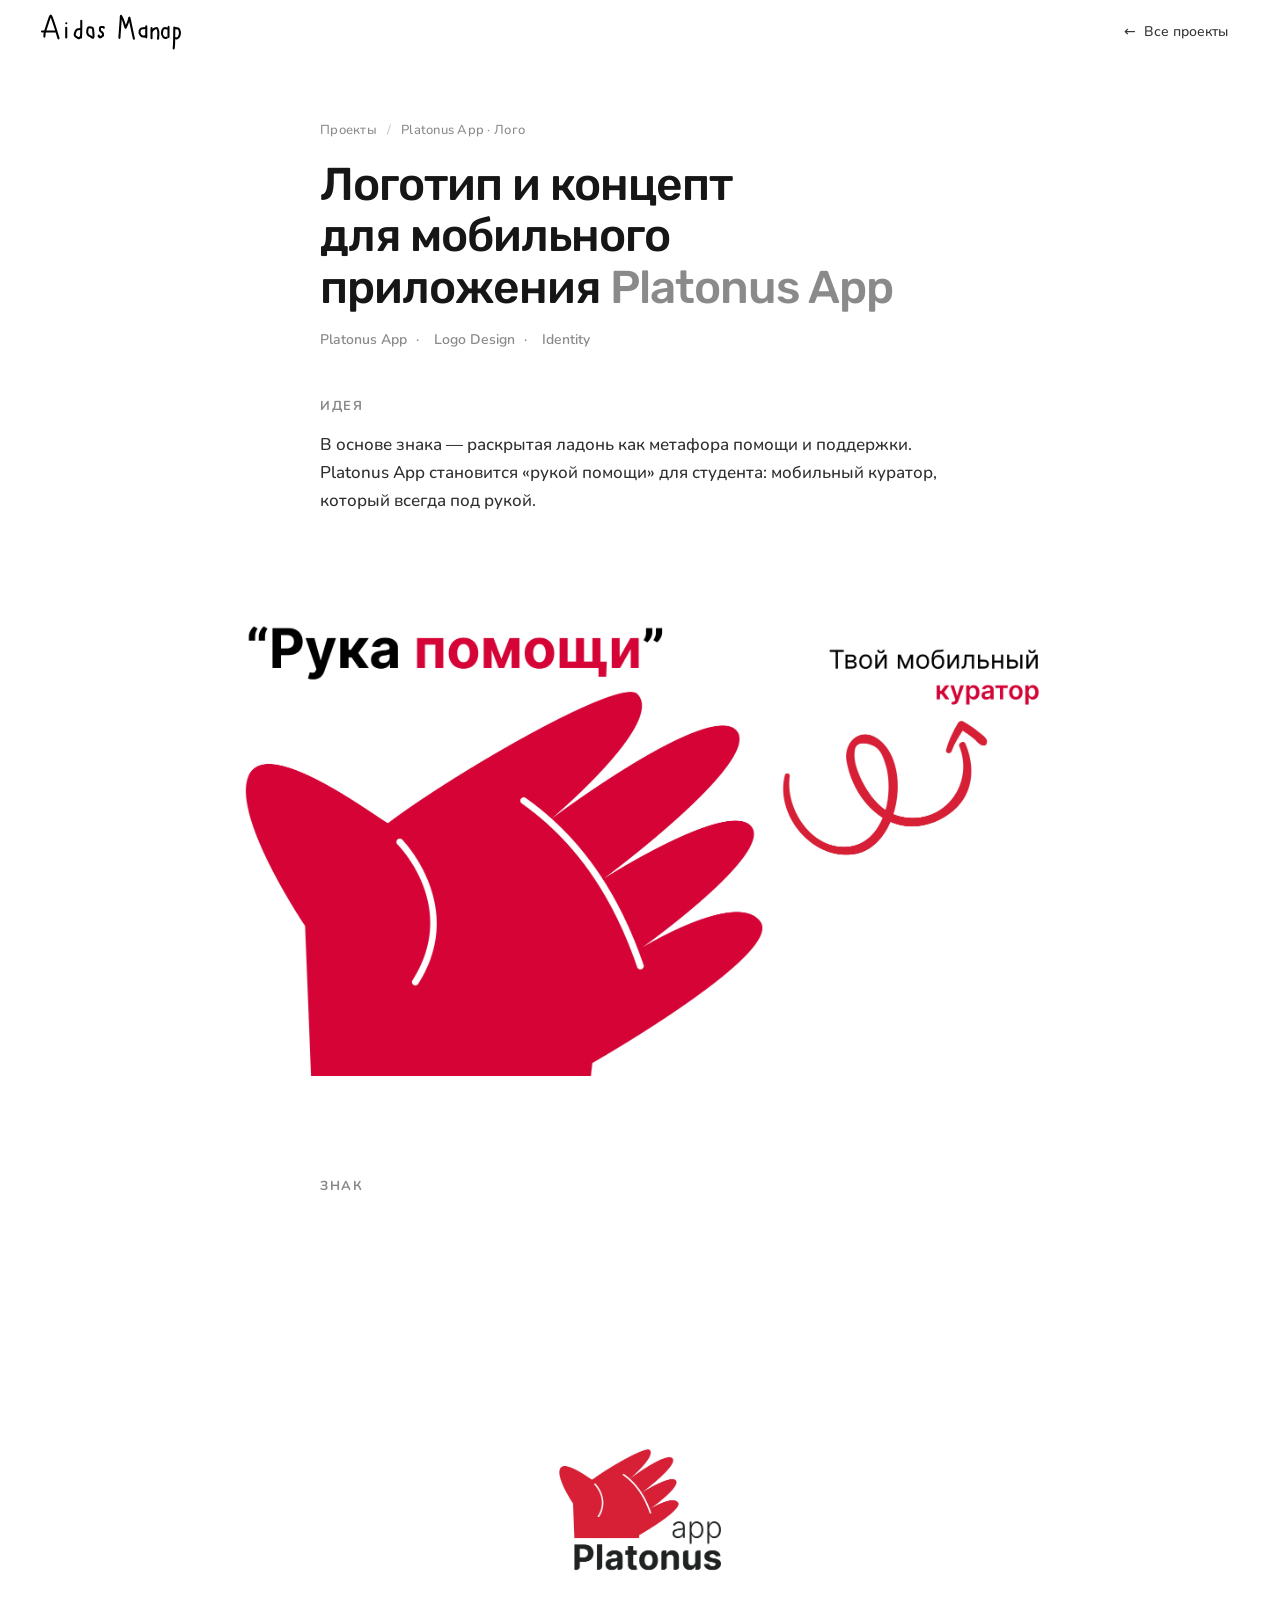
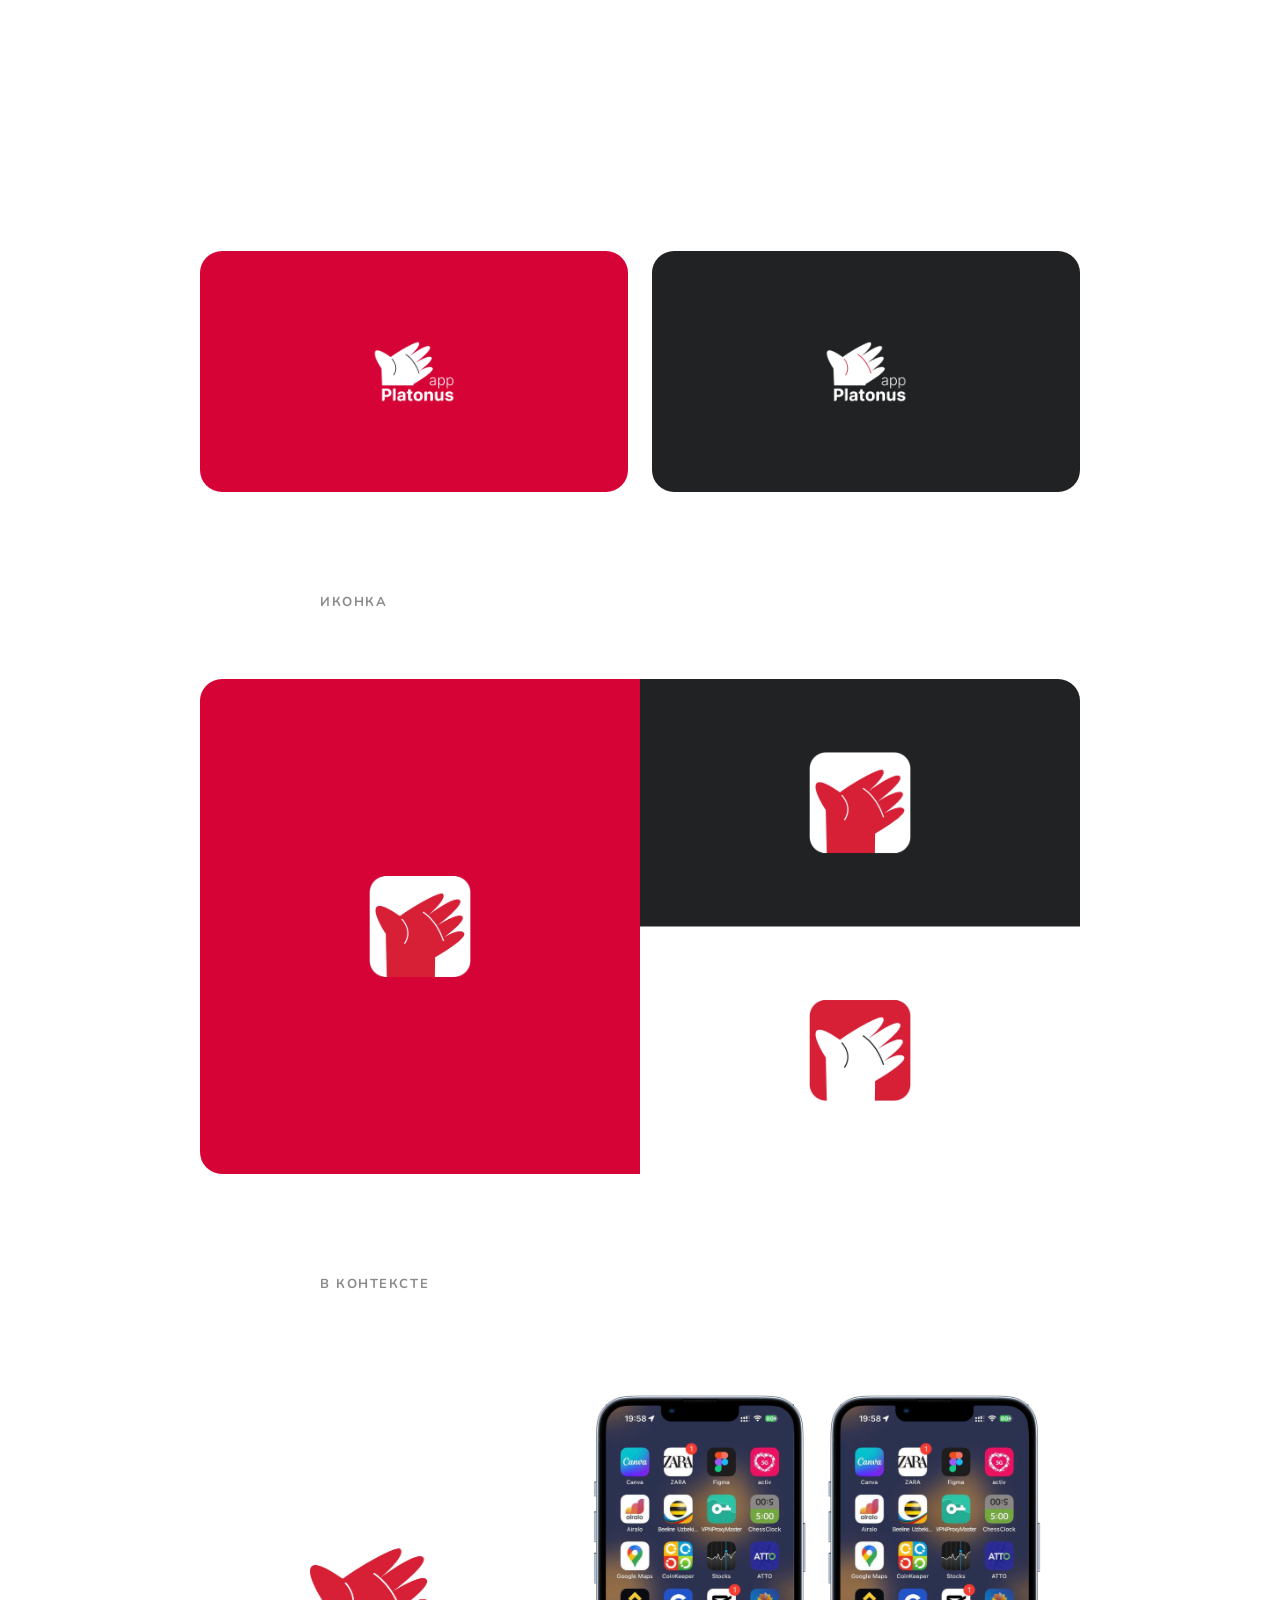
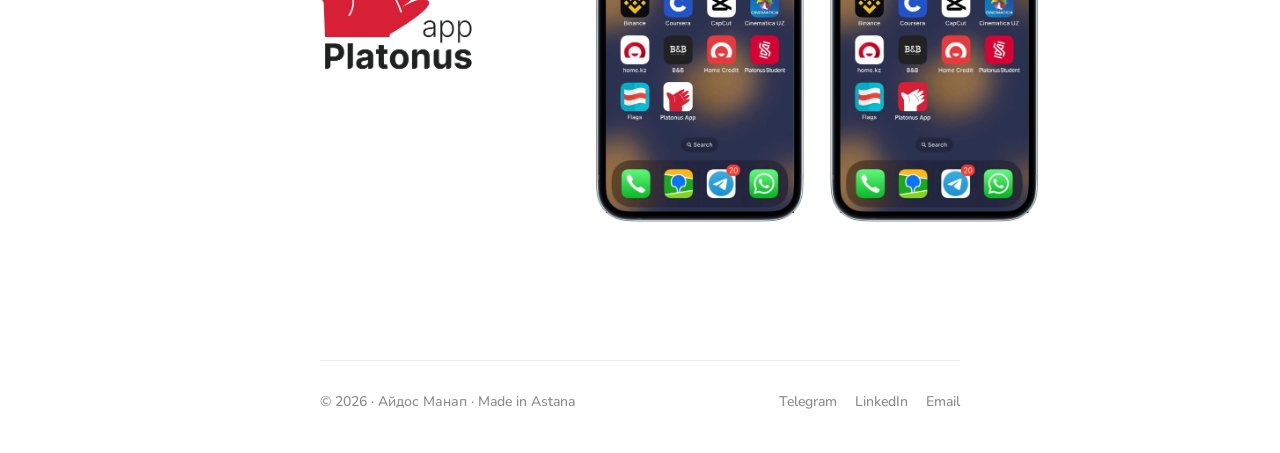
<file: cases/platonus-logo.html>
<!doctype html>
<html lang="ru">
<head>
<meta charset="utf-8" />
<meta name="viewport" content="width=device-width,initial-scale=1" />
<title>Логотип и концепт Platonus App · Айдос Манап</title>
<link rel="preconnect" href="https://fonts.googleapis.com">
<link rel="preconnect" href="https://fonts.gstatic.com" crossorigin>
<link href="https://fonts.googleapis.com/css2?family=Nunito:ital,wght@0,400..800;1,400..800&family=Rubik:ital,wght@0,400..700;1,400..700&display=swap" rel="stylesheet">

<style>
  :root{
    --accent:#FF5E00;
    --accent-soft:rgba(255,94,0,.12);
    --bg:#F1F3F6;
    --bg-card:#FFFFFF;
    --bg-deep:#1F1F1F;
    --ink:#1F1F1F;
    --ink-2:#333333;
    --ink-mute:#8A8A8B;
    --line:rgba(31,31,31,.08);
    --line-2:rgba(31,31,31,.14);
    --platonus:#D6173A;
    --radius-xl:48px;
    --radius-lg:32px;
    --radius-md:20px;
    --radius-sm:12px;
    --radius-pill:999px;
    --container:1320px;
    --pad-x:clamp(16px,3vw,40px);
    --display:'Rubik', 'Nunito', system-ui, sans-serif;
    --text:'Nunito', system-ui, sans-serif;
    --mono:'Nunito', system-ui, sans-serif;
  }
  *{box-sizing:border-box;-webkit-font-smoothing:antialiased}
  html{scroll-behavior:smooth}
  html,body{margin:0;padding:0;background:var(--bg);color:var(--ink);font-family:var(--text);font-size:16px;line-height:1.45}
  body{overflow-x:hidden}
  a{color:inherit;text-decoration:none}
  img{display:block;max-width:100%}
  ::selection{background:var(--platonus);color:#fff}

  .wrap{max-width:var(--container);margin:0 auto;padding-left:var(--pad-x);padding-right:var(--pad-x)}
  .read-progress{display:none}

  /* Top bar */
  .topbar{position:sticky;top:0;z-index:50;background:rgba(241,243,246,.82);backdrop-filter:blur(14px);border-bottom:1px solid var(--line)}
  .topbar-inner{display:flex;align-items:center;justify-content:space-between;height:64px}
  .brand{display:flex;align-items:center;gap:10px;font-family:var(--display);font-weight:600;font-size:16px;letter-spacing:-0.01em}
  .brand-dot{width:10px;height:10px;border-radius:50%;background:var(--accent);box-shadow:0 0 0 4px var(--accent-soft)}
  .back{display:inline-flex;align-items:center;gap:8px;font-size:14px;color:var(--ink-2);padding:8px 14px;border-radius:var(--radius-pill);transition:background .2s,color .2s}
  .back:hover{background:rgba(31,31,31,.06);color:var(--ink)}
  .back .ar{transition:transform .2s}
  .back:hover .ar{transform:translateX(-3px)}

  /* case header */
  .case-head{padding:48px 0 8px}
  .crumbs{display:flex;align-items:center;gap:10px;color:var(--ink-mute);font-family:var(--mono);font-size:12px;letter-spacing:.04em;text-transform:uppercase;margin-bottom:26px;flex-wrap:wrap}
  .crumbs a:hover{color:var(--ink)}
  .crumbs .sep{opacity:.5}
  .case-title{font-family:var(--display);font-weight:600;letter-spacing:-0.025em;line-height:1.0;margin:0;font-size:clamp(40px,6.4vw,98px);text-wrap:balance;max-width:none}
  .case-title em{font-style:italic;font-weight:500;color:var(--platonus)}
  .case-tags{display:flex;flex-wrap:wrap;gap:8px;margin-top:26px}
  .chip{display:inline-flex;align-items:center;gap:6px;padding:8px 14px;border-radius:var(--radius-pill);background:#fff;border:1px solid var(--line);font-size:13px;color:var(--ink-2)}
  .chip.brand{background:var(--platonus);border-color:var(--platonus);color:#fff}
  .chip.dark{background:var(--ink);border-color:var(--ink);color:#fff}
  .lead{font-size:clamp(17px,1.5vw,21px);line-height:1.6;color:var(--ink-2);max-width:62ch;margin:30px 0 0;text-wrap:pretty}
  .lead b{color:var(--ink);font-weight:600}

  /* meta strip */
  .meta-strip{display:flex;flex-wrap:wrap;gap:0;margin-top:40px;border:1px solid var(--line);border-radius:var(--radius-md);overflow:hidden;background:#fff}
  .meta-strip .m{flex:1 1 180px;padding:20px 24px;border-right:1px solid var(--line)}
  .meta-strip .m:last-child{border-right:0}
  .meta-strip .k{font-family:var(--mono);font-size:11px;letter-spacing:.05em;text-transform:uppercase;color:var(--ink-mute);margin-bottom:8px}
  .meta-strip .v{font-family:var(--display);font-size:clamp(20px,2vw,28px);font-weight:600;letter-spacing:-0.02em;line-height:1}
  .meta-strip .v em{font-style:italic;color:var(--platonus);font-weight:500}

  /* section */
  .sec{padding:64px 0 8px}
  .sec-num{font-family:var(--mono);font-size:12px;letter-spacing:.06em;color:var(--platonus);text-transform:uppercase;margin-bottom:14px;display:flex;align-items:center;gap:10px}
  .sec-num::after{content:'';flex:1;height:1px;background:var(--line)}
  .sec h2{font-family:var(--display);font-weight:600;font-size:clamp(28px,3.4vw,46px);letter-spacing:-0.02em;line-height:1.05;margin:0 0 14px;text-wrap:balance}
  .sec p{font-size:17px;line-height:1.62;color:var(--ink-2);margin:0 0 8px;max-width:64ch;text-wrap:pretty}

  /* shots */
  .shots{display:flex;flex-direction:column;gap:clamp(20px,3vw,34px);margin-top:38px}
  .shots-2{display:grid;grid-template-columns:1fr 1fr;gap:clamp(16px,2vw,24px);margin-top:38px}
  @media (max-width:680px){.shots-2{grid-template-columns:1fr}}
  .shot{border-radius:var(--radius-lg);overflow:hidden;border:1px solid var(--line);background:#fff;box-shadow:0 30px 60px -40px rgba(31,31,31,.4)}
  .shots-2 .shot{border-radius:var(--radius-md)}
  .shot img{width:100%;height:auto;display:block}
  .shot-cap{font-family:var(--mono);font-size:12px;color:var(--ink-mute);letter-spacing:.02em;margin-top:12px;padding-left:2px}

  /* footer */
  .footer{display:flex;align-items:center;justify-content:space-between;flex-wrap:wrap;gap:16px;padding:30px 0 40px;color:var(--ink-mute);font-size:14px;border-top:1px solid var(--line);margin-top:64px}
  .footer .links{display:flex;gap:18px;flex-wrap:wrap}
  .footer .links a:hover{color:var(--ink)}
</style>
<link rel="stylesheet" href="quiet.css?v=5">
<script>if(/[?&]embed=1\b/.test(location.search))document.documentElement.classList.add('in-sheet');</script>
<style>
  html.in-sheet .topbar,html.in-sheet .read-progress,html.in-sheet .footer,html.in-sheet .crumbs{display:none!important}
  html.in-sheet .toc-inner{top:0!important}
  html.in-sheet .case-head{padding-top:44px!important}
  html.in-sheet .case-title{font-size:clamp(30px,4.2vw,44px)!important}
</style>
</head>
<body>
<div class="read-progress" id="progress"></div>

<!-- Top bar -->
<header class="topbar">
  <div class="wrap topbar-inner">
    <a href="../index.html" class="brand">
      <img src="../assets/signature.svg" width="145" height="40" alt="Айдос Манап" style="display:block;object-fit:contain">
    </a>
    <a href="../index.html#projects" class="back"><span class="ar">←</span> Все&nbsp;проекты</a>
  </div>
</header>

<main id="top">
<div class="wrap">

  <!-- CASE HEADER -->
  <header class="case-head" data-screen-label="Case header">
    <div class="crumbs">
      <a href="../index.html#projects">Проекты</a>
      <span class="sep">/</span>
      <span>Platonus App · Лого</span>
    </div>
    <h1 class="case-title">Логотип и&nbsp;концепт для&nbsp;мобильного приложения <em>Platonus App</em></h1>
    <div class="case-tags">
      <span class="chip dark">Platonus App</span>
      <span class="chip">Logo Design</span>
      <span class="chip">Identity</span>
    </div>
  </header>

  <!-- IDEA -->
  <section class="sec" data-screen-label="Идея">
    <div class="sec-num">Идея</div>
    <p>В&nbsp;основе знака&nbsp;— раскрытая ладонь как&nbsp;метафора помощи и&nbsp;поддержки. Platonus App становится «рукой помощи» для&nbsp;студента: мобильный куратор, который всегда под&nbsp;рукой.</p>
    <div class="shots">
      <figure class="shot" style="margin:0">
        <img src="../assets/graphic/platonus-logo-idea.jpg" alt="Концепция логотипа Platonus App — «рука помощи», твой мобильный куратор" loading="lazy">
      </figure>
    </div>
  </section>

  <!-- LOGO -->
  <section class="sec" data-screen-label="Логотип">
    <div class="sec-num">Знак</div>
    <div class="shots">
      <figure class="shot" style="margin:0">
        <img src="../assets/graphic/platonus-logo-white.jpg" alt="Логотип Platonus App на светлом фоне" loading="lazy">
      </figure>
    </div>
    <div class="shots-2">
      <figure class="shot" style="margin:0">
        <img src="../assets/graphic/platonus-logo-red.jpg" alt="Логотип Platonus App на фирменном красном фоне" loading="lazy">
      </figure>
      <figure class="shot" style="margin:0">
        <img src="../assets/graphic/platonus-logo-dark.jpg" alt="Логотип Platonus App на тёмном фоне" loading="lazy">
      </figure>
    </div>
  </section>

  <!-- APP ICON -->
  <section class="sec" data-screen-label="Иконка">
    <div class="sec-num">Иконка</div>
    <div class="shots">
      <figure class="shot" style="margin:0">
        <img src="../assets/graphic/platonus-logo-icons.jpg" alt="Варианты иконки приложения Platonus App на красном, тёмном и белом фоне" loading="lazy">
      </figure>
    </div>
  </section>

  <!-- MOCKUP -->
  <section class="sec" data-screen-label="На экране">
    <div class="sec-num">В&nbsp;контексте</div>
    <div class="shots">
      <figure class="shot" style="margin:0">
        <img src="../assets/graphic/platonus-logo-mockup.jpg" alt="Иконка Platonus App на домашнем экране iPhone" loading="lazy">
      </figure>
    </div>
  </section>

  <!-- footer -->
  <footer class="footer">
    <div>© 2026 · Айдос Манап · Made in Astana</div>
    <div class="links">
      <a href="https://t.me/dosyasoda">Telegram</a>
      <a href="https://www.linkedin.com/in/aidosmanap/">LinkedIn</a>
      <a href="mailto:aidos1337228@gmail.com">Email</a>
    </div>
  </footer>

</div>
</main>

<script>
(function(){
  var bar = document.getElementById('progress');
  function onScroll(){
    var h = document.documentElement;
    var max = h.scrollHeight - h.clientHeight;
    var p = max > 0 ? (h.scrollTop || document.body.scrollTop) / max : 0;
    bar.style.width = (p*100).toFixed(2) + '%';
  }
  window.addEventListener('scroll', onScroll, {passive:true});
  onScroll();
})();
</script>
<script>
(function(){
  var inSheet=document.documentElement.classList.contains('in-sheet');
  document.addEventListener('click',function(e){
    var a=e.target.closest('a[href]'); if(!a || !/(^|\/)index\.html/.test(a.getAttribute('href'))) return;
    if(inSheet){ e.preventDefault(); parent.postMessage({type:'aidos-close-sheet'},location.origin); return; }
    // opened as a page from the home page: go back so it keeps its scroll position
    try{
      var ref=document.referrer && new URL(document.referrer), home=new URL(a.href);
      if(ref && ref.origin===home.origin && ref.pathname.replace(/index\.html$/,'')===home.pathname.replace(/index\.html$/,'') && history.length>1){ e.preventDefault(); history.back(); }
    }catch(_){}
  });
})();
</script>
</body>
</html>
</file>
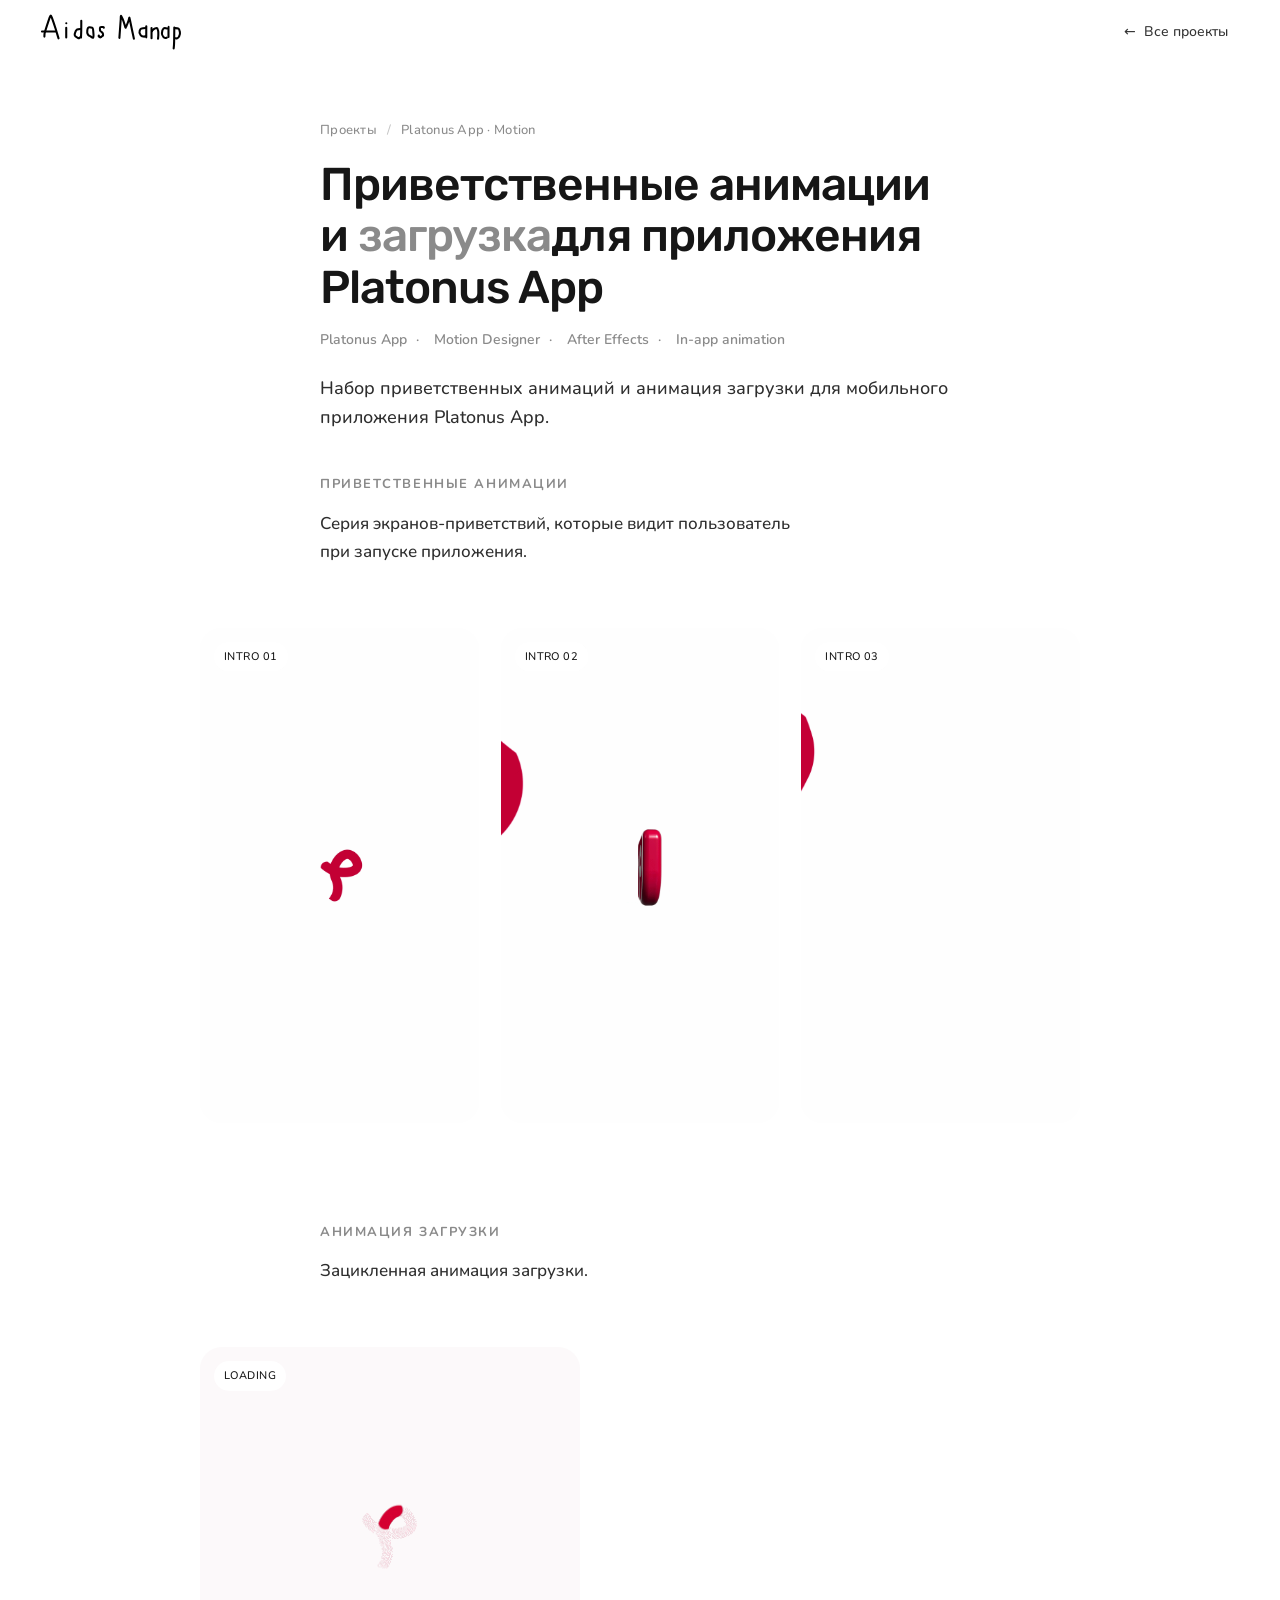
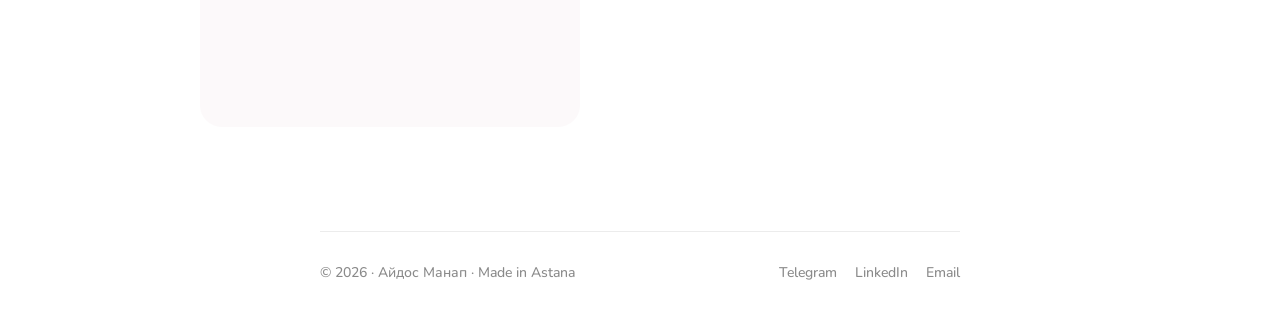
<file: cases/platonus-motion.html>
<!doctype html>
<html lang="ru">
<head>
<meta charset="utf-8" />
<meta name="viewport" content="width=device-width,initial-scale=1" />
<title>Platonus App — Приветственные анимации и загрузка · Айдос Манап</title>
<link rel="preconnect" href="https://fonts.googleapis.com">
<link rel="preconnect" href="https://fonts.gstatic.com" crossorigin>
<link href="https://fonts.googleapis.com/css2?family=Nunito:ital,wght@0,400..800;1,400..800&family=Rubik:ital,wght@0,400..700;1,400..700&display=swap" rel="stylesheet">

<style>
  :root{
    --accent:#FF5E00;
    --accent-soft:rgba(255,94,0,.12);
    --bg:#F1F3F6;
    --bg-card:#FFFFFF;
    --bg-deep:#1F1F1F;
    --ink:#1F1F1F;
    --ink-2:#333333;
    --ink-mute:#8A8A8B;
    --line:rgba(31,31,31,.08);
    --line-2:rgba(31,31,31,.14);
    --radius-xl:48px;
    --radius-lg:32px;
    --radius-md:20px;
    --radius-sm:12px;
    --radius-pill:999px;
    --container:1320px;
    --pad-x:clamp(16px,3vw,40px);
    --display:'Rubik', 'Nunito', system-ui, sans-serif;
    --text:'Nunito', system-ui, sans-serif;
    --mono:'Nunito', system-ui, sans-serif;
  }
  *{box-sizing:border-box;-webkit-font-smoothing:antialiased}
  html{scroll-behavior:smooth}
  html,body{margin:0;padding:0;background:var(--bg);color:var(--ink);font-family:var(--text);font-size:16px;line-height:1.45}
  body{overflow-x:hidden}
  a{color:inherit;text-decoration:none}
  img{display:block;max-width:100%}
  ::selection{background:var(--accent);color:#fff}

  .wrap{max-width:var(--container);margin:0 auto;padding-left:var(--pad-x);padding-right:var(--pad-x)}

  .read-progress{display:none}

  /* Top bar */
  .topbar{position:sticky;top:0;z-index:50;background:rgba(241,243,246,.82);backdrop-filter:blur(14px);border-bottom:1px solid var(--line)}
  .topbar-inner{display:flex;align-items:center;justify-content:space-between;height:64px}
  .brand{display:flex;align-items:center;gap:10px;font-family:var(--display);font-weight:600;font-size:16px;letter-spacing:-0.01em}
  .brand-dot{width:10px;height:10px;border-radius:50%;background:var(--accent);box-shadow:0 0 0 4px var(--accent-soft)}
  .back{display:inline-flex;align-items:center;gap:8px;font-size:14px;color:var(--ink-2);padding:8px 14px;border-radius:var(--radius-pill);transition:background .2s,color .2s}
  .back:hover{background:rgba(31,31,31,.06);color:var(--ink)}
  .back .ar{transition:transform .2s}
  .back:hover .ar{transform:translateX(-3px)}

  .btn{display:inline-flex;align-items:center;gap:10px;padding:14px 22px;border-radius:var(--radius-pill);font-weight:500;font-size:15px;line-height:1;transition:transform .2s,background .2s,box-shadow .2s;white-space:nowrap;cursor:pointer}
  .btn-primary{background:var(--accent);color:#fff;box-shadow:0 8px 24px -8px rgba(255,94,0,.55)}
  .btn-primary:hover{transform:translateY(-1px);box-shadow:0 16px 32px -10px rgba(255,94,0,.7)}
  .btn-secondary{background:var(--ink);color:#fff}
  .btn-secondary:hover{background:#000}
  .arrow{display:inline-block;transition:transform .2s}
  .btn:hover .arrow{transform:translate(2px,-2px)}

  /* case header */
  .case-head{padding:48px 0 8px}
  .crumbs{display:flex;align-items:center;gap:10px;color:var(--ink-mute);font-family:var(--mono);font-size:12px;letter-spacing:.04em;text-transform:uppercase;margin-bottom:26px;flex-wrap:wrap}
  .crumbs a:hover{color:var(--ink)}
  .crumbs .sep{opacity:.5}
  .case-title{font-family:var(--display);font-weight:600;letter-spacing:-0.025em;line-height:1.0;margin:0;font-size:clamp(40px,6.6vw,104px);text-wrap:balance;max-width:none}
  .case-title em{font-style:italic;font-weight:500;color:var(--accent)}
  .case-tags{display:flex;flex-wrap:wrap;gap:8px;margin-top:26px}
  .chip{display:inline-flex;align-items:center;gap:6px;padding:8px 14px;border-radius:var(--radius-pill);background:#fff;border:1px solid var(--line);font-size:13px;color:var(--ink-2)}
  .chip.accent{background:var(--accent);border-color:var(--accent);color:#fff}
  .chip.dark{background:var(--ink);border-color:var(--ink);color:#fff}
  .lead{font-size:clamp(17px,1.5vw,20px);line-height:1.6;color:var(--ink-2);max-width:64ch;margin:30px 0 0;text-wrap:pretty}

  /* section */
  .sec{padding:56px 0 8px}
  .sec-num{font-family:var(--mono);font-size:12px;letter-spacing:.06em;color:var(--accent);text-transform:uppercase;margin-bottom:14px;display:flex;align-items:center;gap:10px}
  .sec-num::after{content:'';flex:1;height:1px;background:var(--line)}
  .sec h2{font-family:var(--display);font-weight:600;font-size:clamp(28px,3.4vw,46px);letter-spacing:-0.02em;line-height:1.05;margin:0 0 14px;text-wrap:balance}
  .sec p{font-size:17px;line-height:1.62;color:var(--ink-2);margin:0 0 8px;max-width:64ch;text-wrap:pretty}

  /* video grid — adapts to any aspect ratio */
  .vid-grid{display:grid;grid-template-columns:repeat(3,1fr);gap:22px;margin-top:34px}
  @media (max-width:860px){.vid-grid{grid-template-columns:1fr 1fr}}
  @media (max-width:540px){.vid-grid{grid-template-columns:1fr;max-width:420px}}
  .vid-card{background:#0c0712;border-radius:var(--radius-lg);overflow:hidden;border:none;position:relative;box-shadow:0 24px 50px -34px rgba(31,31,31,.5)}
  .vid-card video,.vid-card img{width:100%;height:auto;display:block;background:#fff}
  .vid-grid .vid-card video,.vid-grid .vid-card img{aspect-ratio:9/16;height:auto;object-fit:cover}
  .loading-wrap .vid-card video,.loading-wrap .vid-card img{aspect-ratio:1/1;height:auto;object-fit:cover}
  .vid-tag{position:absolute;top:14px;left:14px;z-index:2;font-family:var(--mono);font-size:11px;letter-spacing:.04em;text-transform:uppercase;color:#fff;background:rgba(0,0,0,.45);backdrop-filter:blur(6px);padding:6px 10px;border-radius:var(--radius-pill)}
  .vid-cap{font-family:var(--mono);font-size:12px;color:var(--ink-mute);letter-spacing:.02em;margin-top:12px;padding-left:2px}

  .loading-wrap{display:flex;justify-content:center;margin-top:34px}
  .loading-wrap .vid-card{max-width:380px;width:100%}

  /* end cta */
  .endcta{background:#fff;border:1px solid var(--line);border-radius:var(--radius-lg);padding:clamp(28px,4vw,44px);display:flex;flex-wrap:wrap;align-items:center;justify-content:space-between;gap:22px;margin-top:64px}
  .endcta h3{font-family:var(--display);font-weight:600;font-size:clamp(24px,3vw,34px);letter-spacing:-0.02em;margin:0 0 6px}
  .endcta p{margin:0;color:var(--ink-mute);font-size:15px}
  .endcta .acts{display:flex;gap:10px;flex-wrap:wrap}

  /* footer */
  .footer{display:flex;align-items:center;justify-content:space-between;flex-wrap:wrap;gap:16px;padding:30px 0 40px;color:var(--ink-mute);font-size:14px;border-top:1px solid var(--line);margin-top:48px}
  .footer .links{display:flex;gap:18px;flex-wrap:wrap}
  .footer .links a:hover{color:var(--ink)}
</style>
<link rel="stylesheet" href="quiet.css?v=5">
<script>if(/[?&]embed=1\b/.test(location.search))document.documentElement.classList.add('in-sheet');</script>
<style>
  html.in-sheet .topbar,html.in-sheet .read-progress,html.in-sheet .footer,html.in-sheet .crumbs{display:none!important}
  html.in-sheet .toc-inner{top:0!important}
  html.in-sheet .case-head{padding-top:44px!important}
  html.in-sheet .case-title{font-size:clamp(30px,4.2vw,44px)!important}
</style>
</head>
<body>
<div class="read-progress" id="progress"></div>

<!-- Top bar -->
<header class="topbar">
  <div class="wrap topbar-inner">
    <a href="../index.html" class="brand">
      <img src="../assets/signature.svg" width="145" height="40" alt="Айдос Манап" style="display:block;object-fit:contain">
    </a>
    <a href="../index.html#projects" class="back"><span class="ar">←</span> Все&nbsp;проекты</a>
  </div>
</header>

<main id="top">
<div class="wrap">

  <!-- CASE HEADER -->
  <header class="case-head" data-screen-label="Case header">
    <div class="crumbs">
      <a href="../index.html#projects">Проекты</a>
      <span class="sep">/</span>
      <span>Platonus App · Motion</span>
    </div>
    <h1 class="case-title" style="font-size:92px">Приветственные анимации и <em>загрузка</em><br>для&nbsp;приложения Platonus App</h1>
    <div class="case-tags">
      <span class="chip dark">Platonus App</span>
      <span class="chip">Motion Designer</span>
      <span class="chip">After Effects</span>
      <span class="chip accent">In-app animation</span>
    </div>
    <p class="lead">Набор приветственных анимаций и&nbsp;анимация загрузки для&nbsp;мобильного приложения Platonus App.</p>
  </header>

  <!-- INTRO ANIMATIONS -->
  <section class="sec" data-screen-label="Приветственные анимации">
    <h2>Приветственные анимации</h2>
    <p>Серия экранов-приветствий, которые видит пользователь при&nbsp;запуске приложения.</p>
    <div class="vid-grid">
      <figure style="margin:0">
        <div class="vid-card">
          <span class="vid-tag">Intro 01</span>
          <img src="../assets/platonus/intro-1.gif" alt="Приветственная анимация 01" loading="lazy">
        </div>
      </figure>
      <figure style="margin:0">
        <div class="vid-card">
          <span class="vid-tag">Intro 02</span>
          <img src="../assets/platonus/intro-2.gif" alt="Приветственная анимация 02" loading="lazy">
        </div>
      </figure>
      <figure style="margin:0">
        <div class="vid-card">
          <span class="vid-tag">Intro 03</span>
          <img src="../assets/platonus/intro-3.gif" alt="Приветственная анимация 03" loading="lazy">
        </div>
      </figure>
    </div>
  </section>

  <!-- LOADING -->
  <section class="sec" data-screen-label="Загрузка">
    <h2>Анимация загрузки</h2>
    <p>Зацикленная анимация загрузки.</p>
    <div class="loading-wrap">
      <figure style="margin:0;width:100%;max-width:380px">
        <div class="vid-card">
          <span class="vid-tag">Loading</span>
          <img src="../assets/platonus/loading.gif" alt="Анимация загрузки" loading="lazy">
        </div>
      </figure>
    </div>
  </section>

  <!-- footer -->
  <footer class="footer">
    <div>© 2026 · Айдос Манап · Made in Astana</div>
    <div class="links">
      <a href="https://t.me/dosyasoda">Telegram</a>
      <a href="https://www.linkedin.com/in/aidosmanap/">LinkedIn</a>
      <a href="mailto:aidos1337228@gmail.com">Email</a>
    </div>
  </footer>

</div>
</main>

<script>
(function(){
  var bar = document.getElementById('progress');
  function onScroll(){
    var h = document.documentElement;
    var max = h.scrollHeight - h.clientHeight;
    var p = max > 0 ? (h.scrollTop || document.body.scrollTop) / max : 0;
    bar.style.width = (p*100).toFixed(2) + '%';
  }
  window.addEventListener('scroll', onScroll, {passive:true});
  onScroll();
})();
</script>
<script>
(function(){
  var inSheet=document.documentElement.classList.contains('in-sheet');
  document.addEventListener('click',function(e){
    var a=e.target.closest('a[href]'); if(!a || !/(^|\/)index\.html/.test(a.getAttribute('href'))) return;
    if(inSheet){ e.preventDefault(); parent.postMessage({type:'aidos-close-sheet'},location.origin); return; }
    // opened as a page from the home page: go back so it keeps its scroll position
    try{
      var ref=document.referrer && new URL(document.referrer), home=new URL(a.href);
      if(ref && ref.origin===home.origin && ref.pathname.replace(/index\.html$/,'')===home.pathname.replace(/index\.html$/,'') && history.length>1){ e.preventDefault(); history.back(); }
    }catch(_){}
  });
})();
</script>
</body>
</html>
</file>
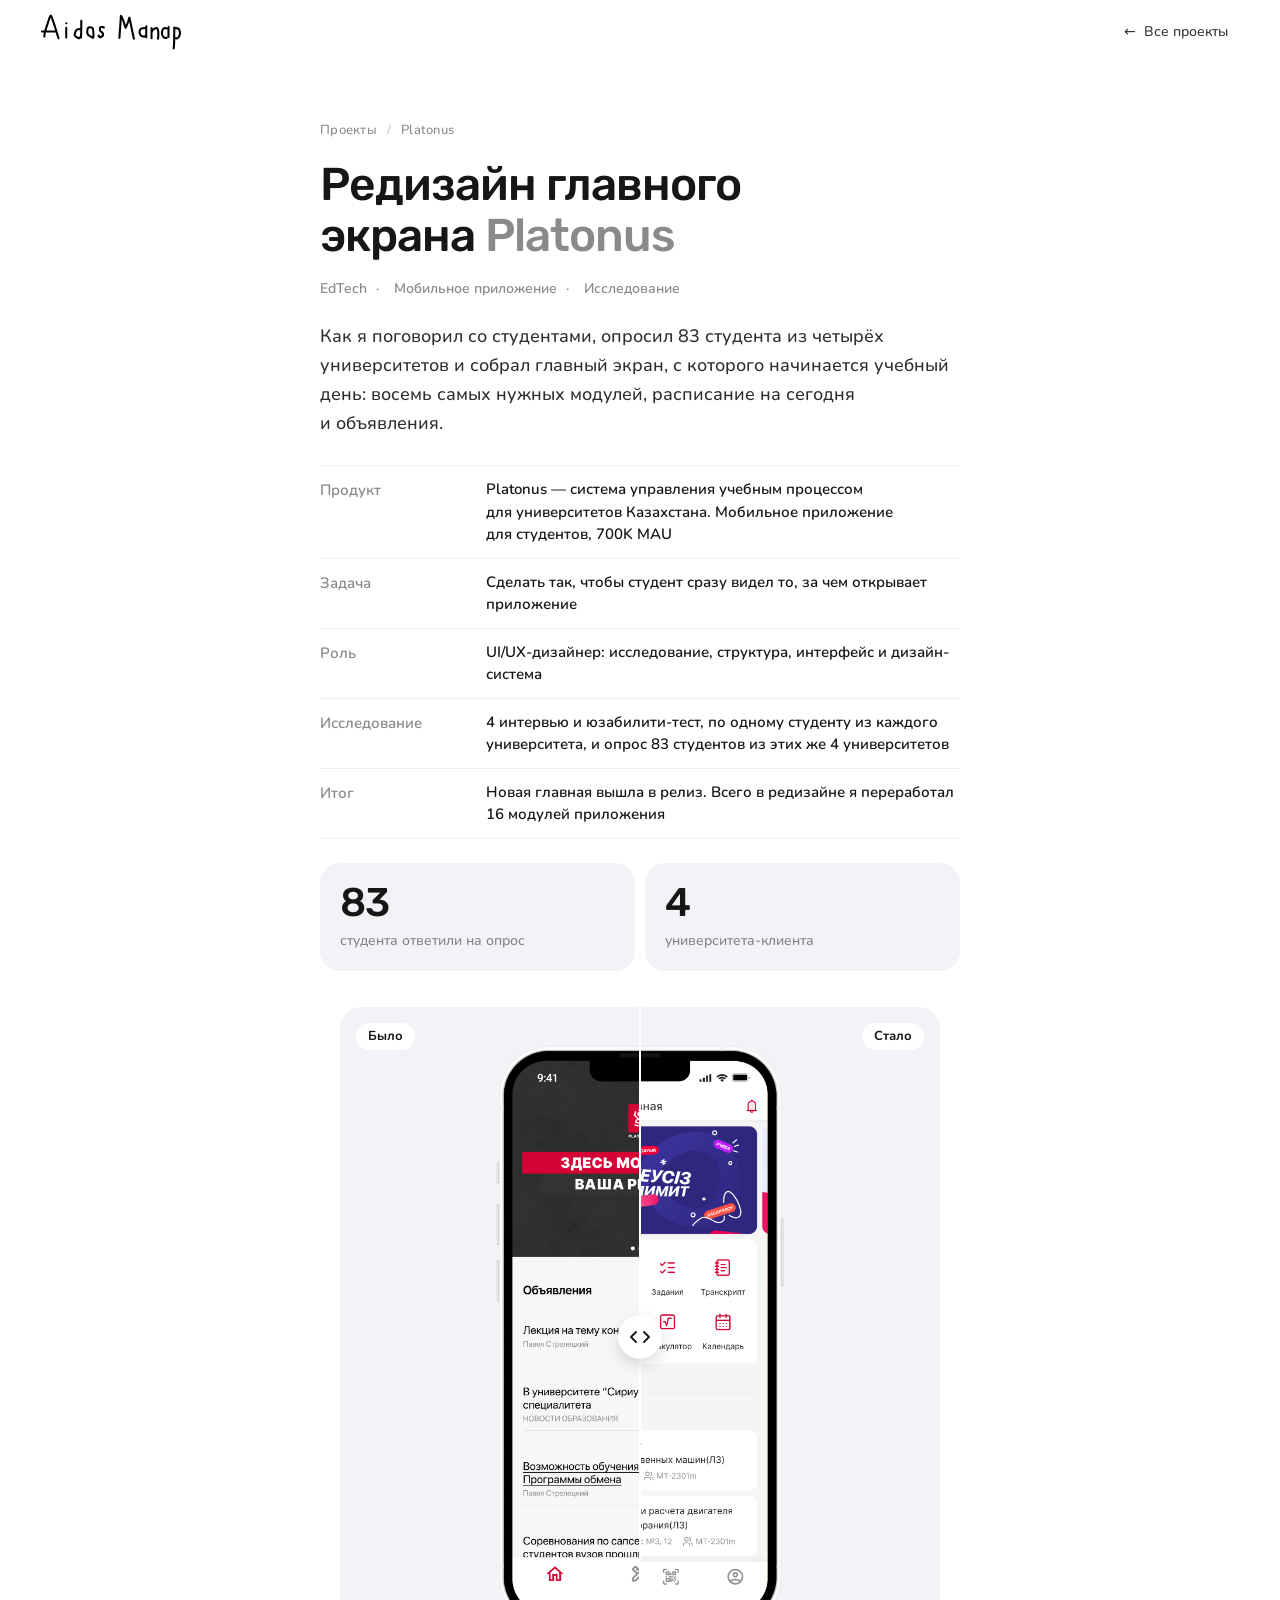
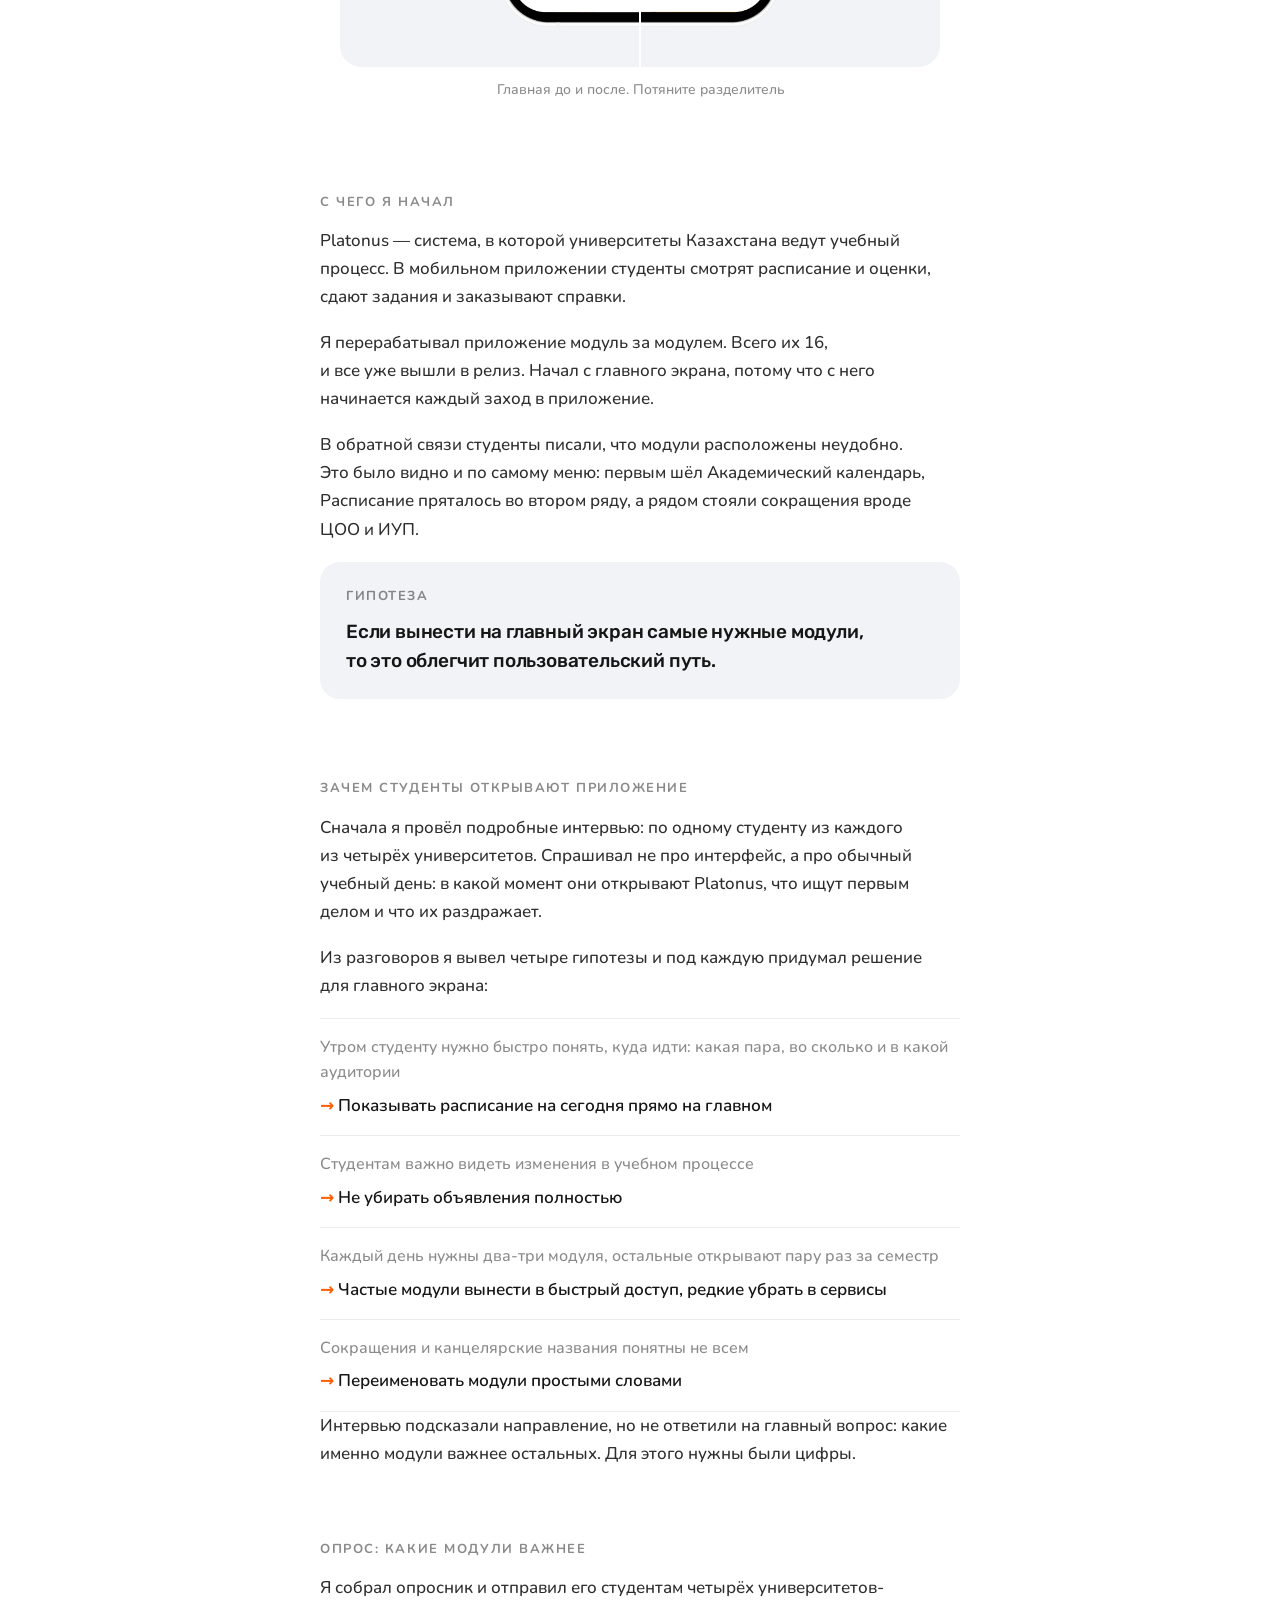
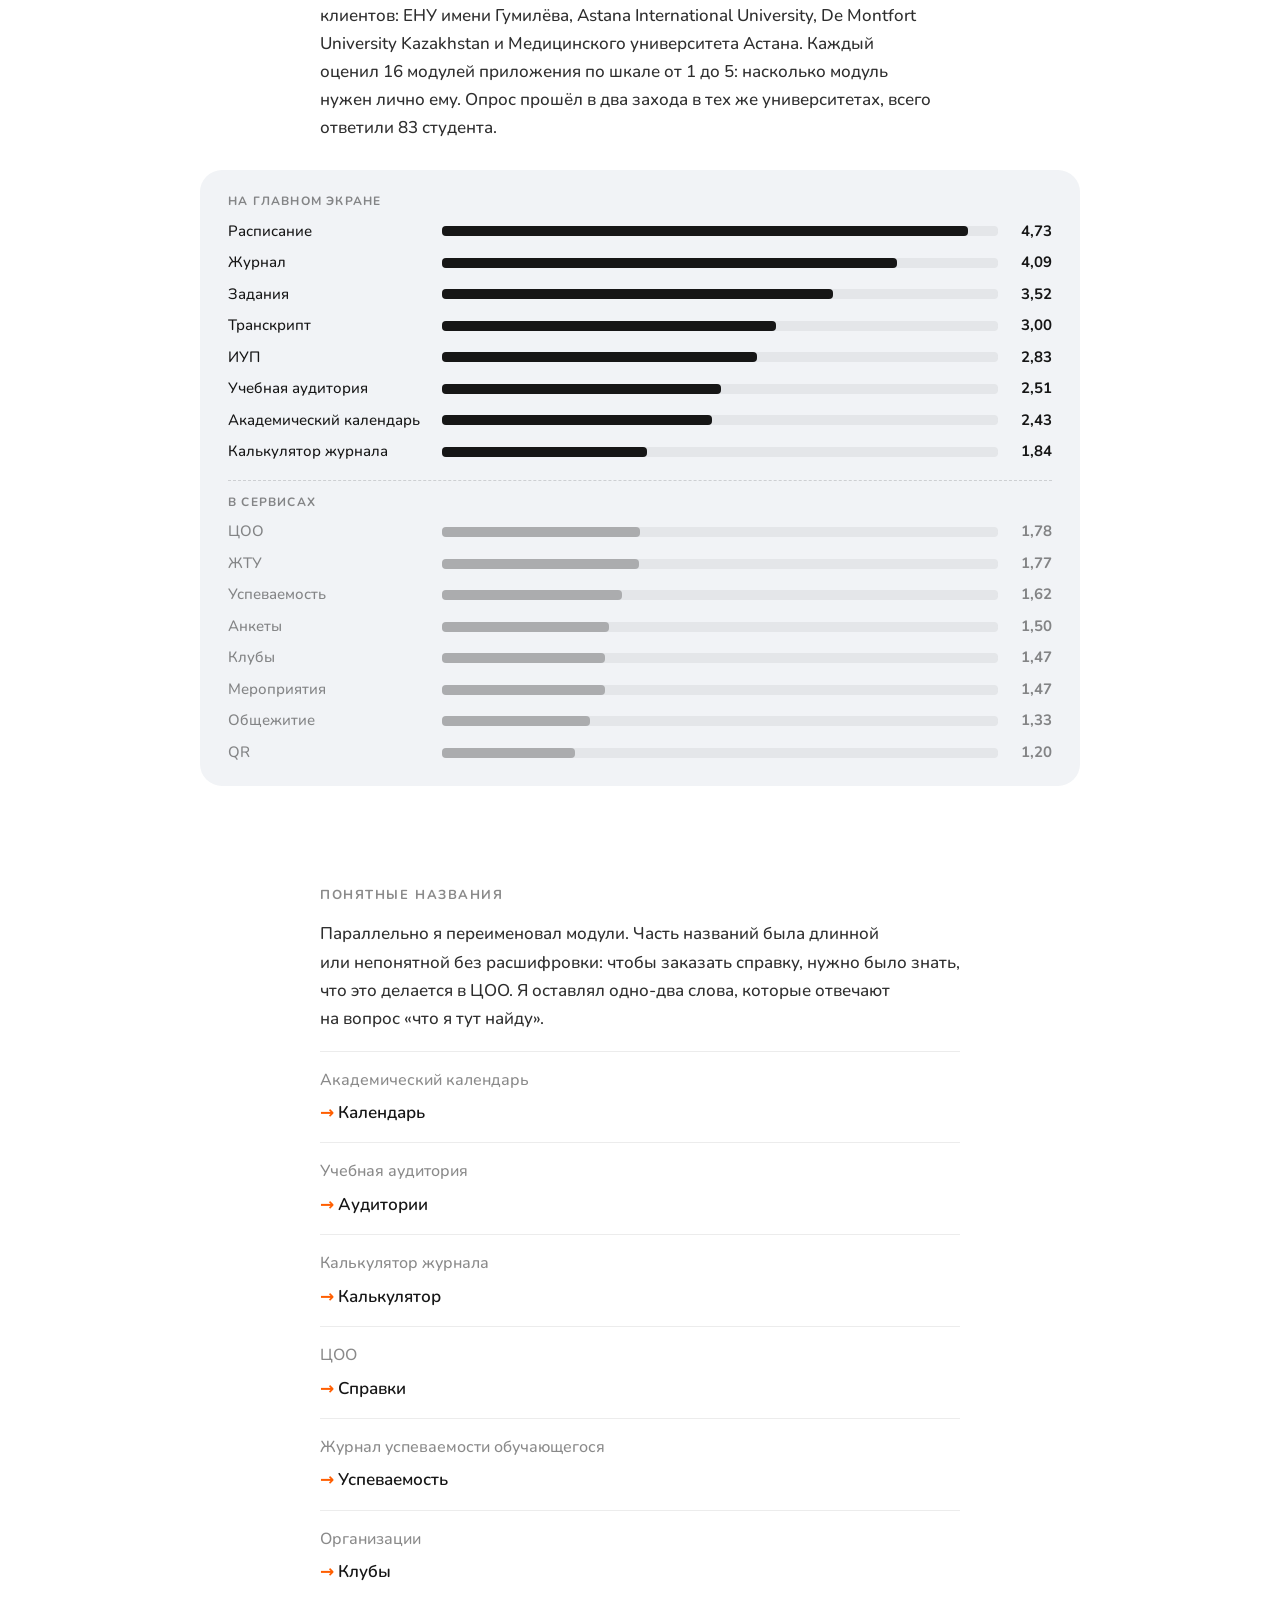
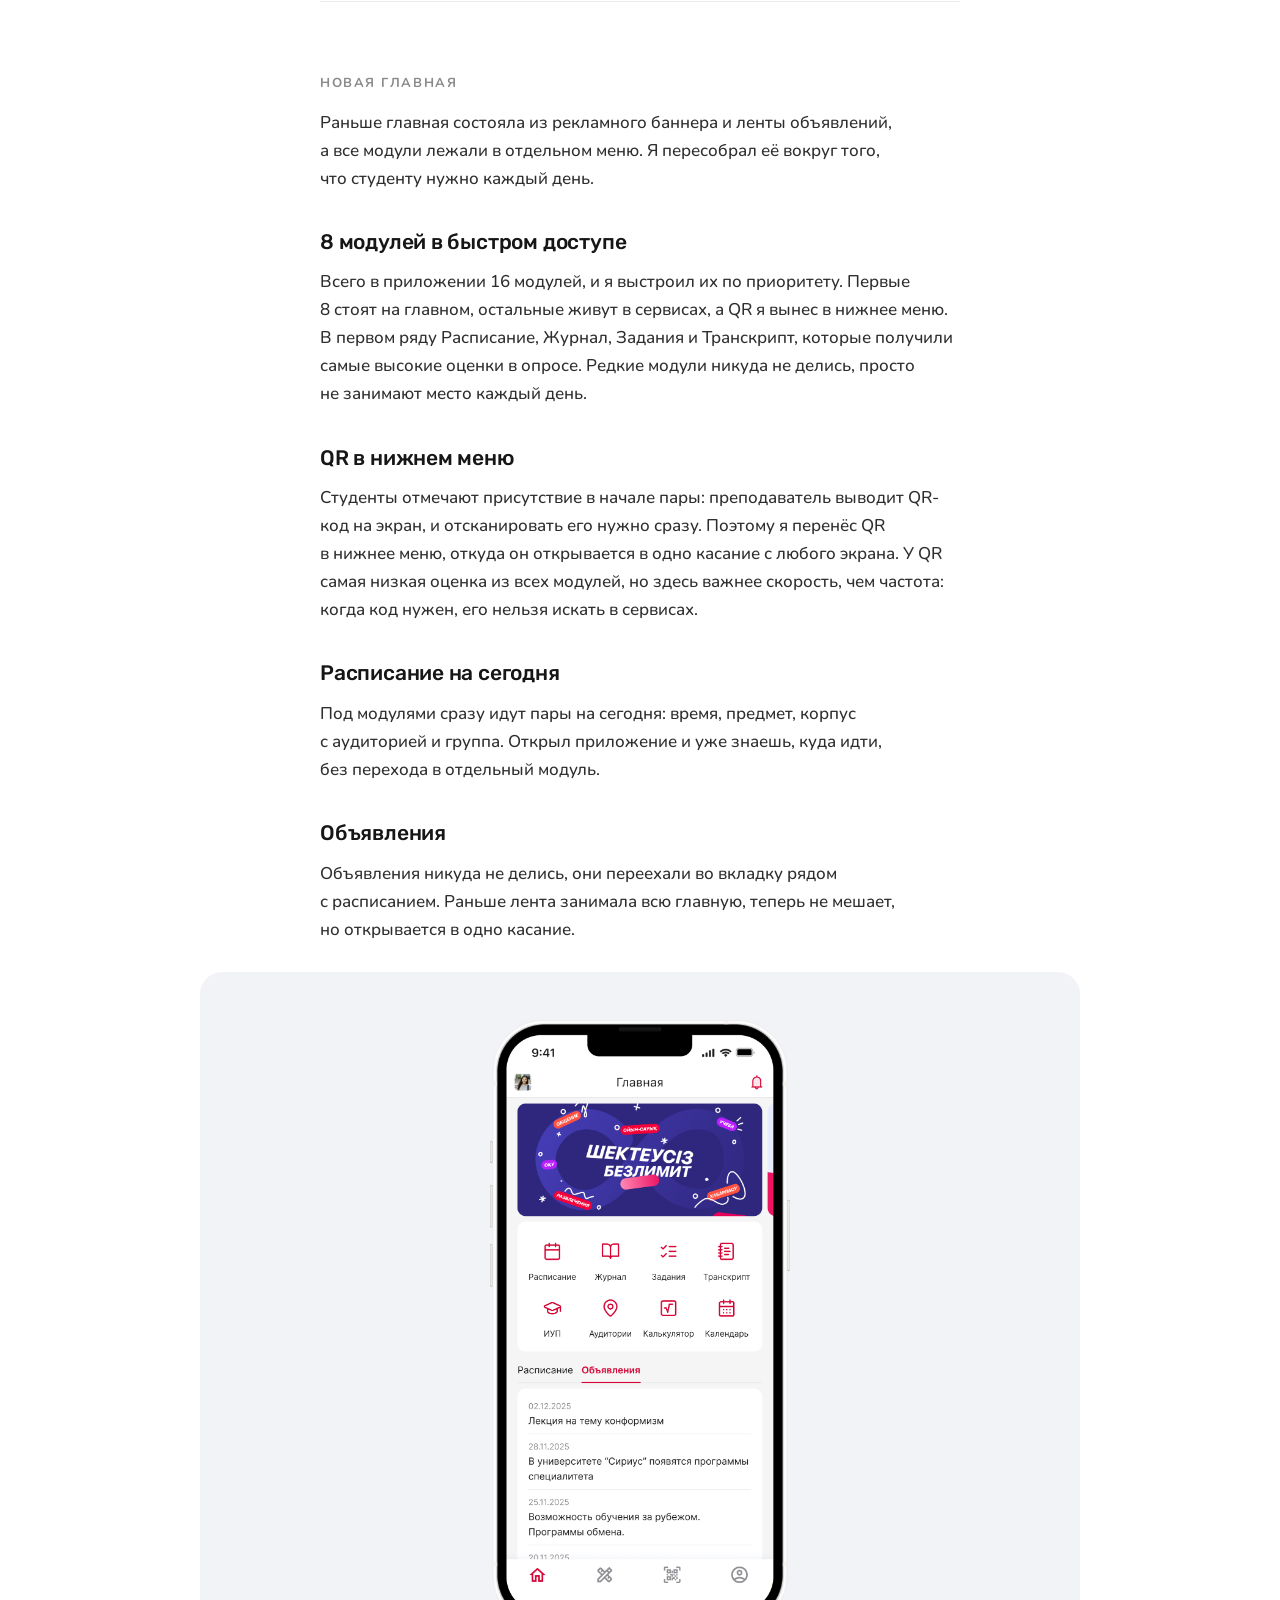
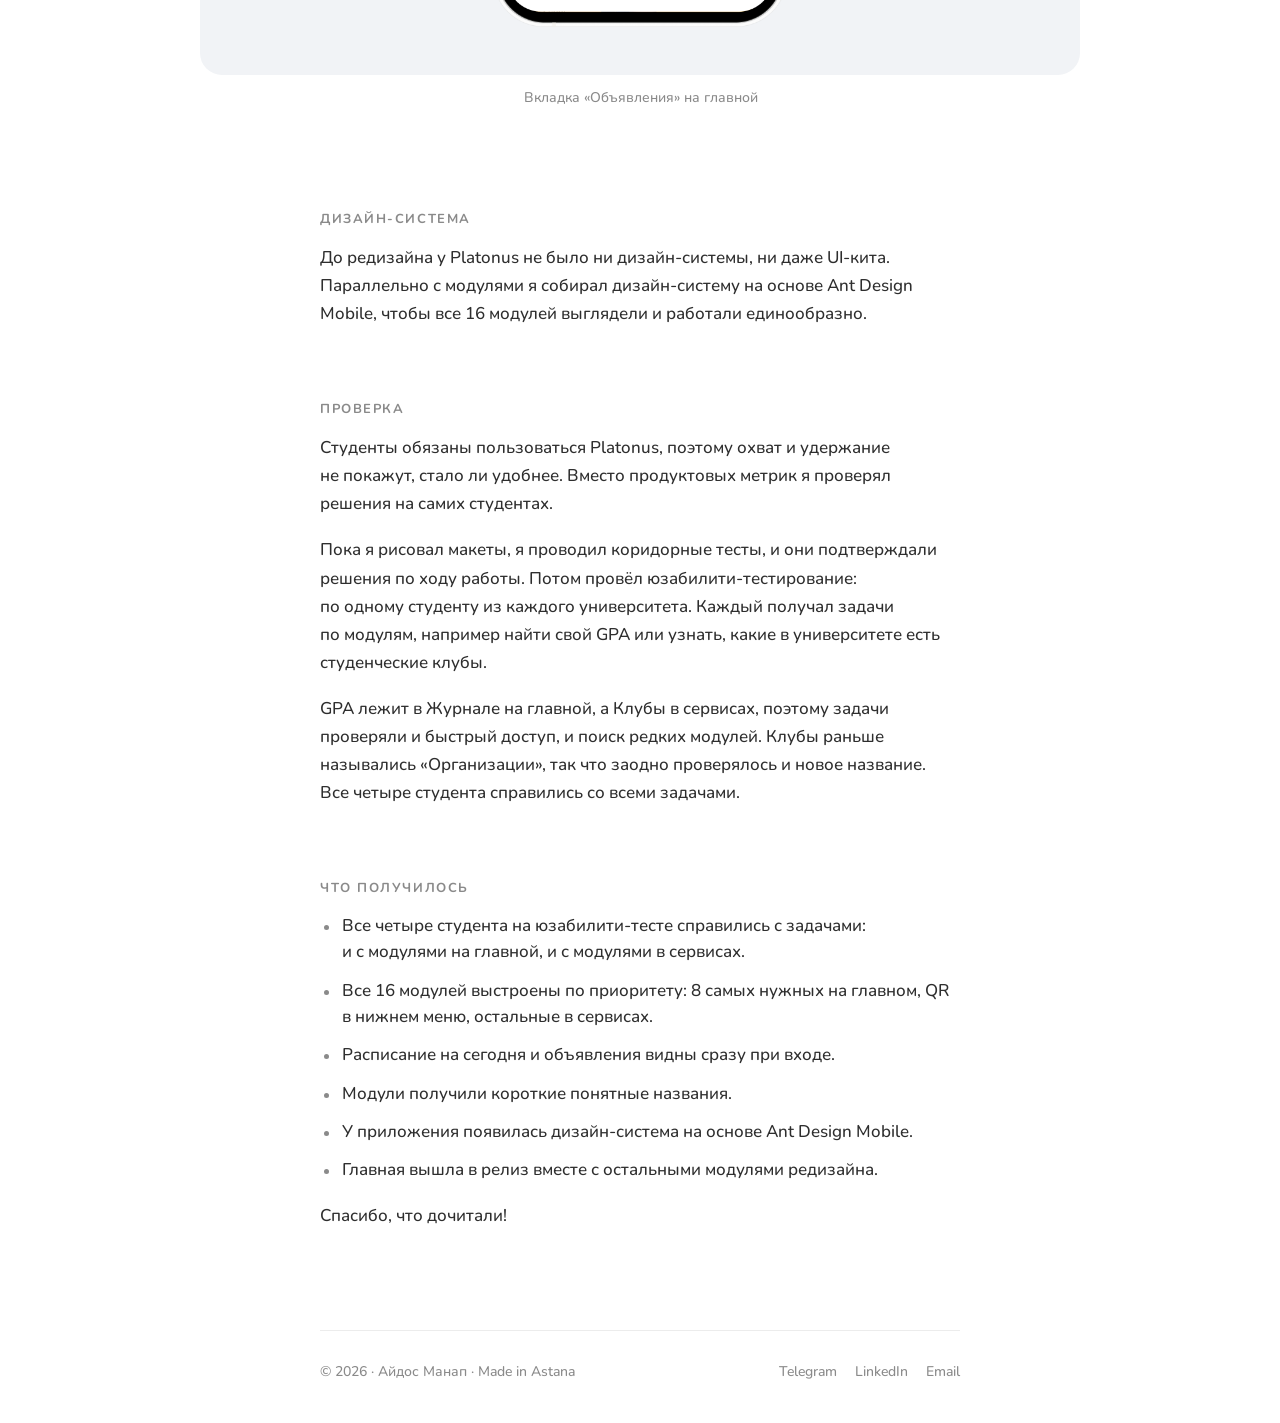
<file: cases/platonus-redesign.html>
<!doctype html>
<html lang="ru">
<head>
<meta charset="utf-8" />
<meta name="viewport" content="width=device-width,initial-scale=1" />
<title>Platonus — Кейс · Айдос Манап</title>
<link rel="preconnect" href="https://fonts.googleapis.com">
<link rel="preconnect" href="https://fonts.gstatic.com" crossorigin>
<link href="https://fonts.googleapis.com/css2?family=Nunito:ital,wght@0,400..800;1,400..800&family=Rubik:ital,wght@0,400..700;1,400..700&display=swap" rel="stylesheet">

<style>
  :root{
    --accent:#FF5E00;
    --accent-soft:rgba(255,94,0,.12);
    --bg:#F1F3F6;
    --bg-card:#FFFFFF;
    --bg-deep:#1F1F1F;
    --ink:#1F1F1F;
    --ink-2:#333333;
    --ink-mute:#8A8A8B;
    --line:rgba(31,31,31,.08);
    --line-2:rgba(31,31,31,.14);
    --radius-xl:48px;
    --radius-lg:32px;
    --radius-md:20px;
    --radius-sm:12px;
    --radius-pill:999px;
    --container:1320px;
    --pad-x:clamp(16px,3vw,40px);
    --display:'Rubik', 'Nunito', system-ui, sans-serif;
    --text:'Nunito', system-ui, sans-serif;
    --mono:'Nunito', system-ui, sans-serif;
  }
  *{box-sizing:border-box;-webkit-font-smoothing:antialiased}
  html{scroll-behavior:smooth}
  html,body{margin:0;padding:0;background:var(--bg);color:var(--ink);font-family:var(--text);font-size:16px;line-height:1.45}
  body{overflow-x:hidden}
  a{color:inherit;text-decoration:none}
  img{display:block;max-width:100%}
  ::selection{background:var(--accent);color:#fff}

  .wrap{max-width:var(--container);margin:0 auto;padding-left:var(--pad-x);padding-right:var(--pad-x)}
  .eyebrow{font-family:var(--mono);font-size:12px;letter-spacing:0.06em;text-transform:uppercase;color:var(--ink-mute)}

  /* ---------- progress bar ---------- */
  .read-progress{display:none}

  /* ---------- Top bar ---------- */
  .topbar{
    position:sticky;top:0;z-index:50;background:rgba(241,243,246,.82);backdrop-filter:blur(14px);
    border-bottom:1px solid var(--line);
  }
  .topbar-inner{display:flex;align-items:center;justify-content:space-between;height:64px}
  .brand{display:flex;align-items:center;gap:10px;font-family:var(--display);font-weight:600;font-size:16px;letter-spacing:-0.01em}
  .brand-dot{width:10px;height:10px;border-radius:50%;background:var(--accent);box-shadow:0 0 0 4px var(--accent-soft)}
  .back{display:inline-flex;align-items:center;gap:8px;font-size:14px;color:var(--ink-2);padding:8px 14px;border-radius:var(--radius-pill);transition:background .2s,color .2s}
  .back:hover{background:rgba(31,31,31,.06);color:var(--ink)}
  .back .ar{transition:transform .2s}
  .back:hover .ar{transform:translateX(-3px)}

  /* ---------- buttons ---------- */
  .btn{display:inline-flex;align-items:center;gap:10px;padding:14px 22px;border-radius:var(--radius-pill);font-weight:500;font-size:15px;line-height:1;transition:transform .2s,background .2s,box-shadow .2s;white-space:nowrap;cursor:pointer}
  .btn-primary{background:var(--accent);color:#fff;box-shadow:0 8px 24px -8px rgba(255,94,0,.55)}
  .btn-primary:hover{transform:translateY(-1px);box-shadow:0 16px 32px -10px rgba(255,94,0,.7)}
  .btn-secondary{background:var(--ink);color:#fff}
  .btn-secondary:hover{background:#000}

  /* ---------- case header ---------- */
  .case-head{padding:48px 0 28px}
  .crumbs{display:flex;align-items:center;gap:10px;color:var(--ink-mute);font-family:var(--mono);font-size:12px;letter-spacing:.04em;text-transform:uppercase;margin-bottom:26px;flex-wrap:wrap}
  .crumbs a:hover{color:var(--ink)}
  .crumbs .sep{opacity:.5}
  .case-title{font-family:var(--display);font-weight:600;letter-spacing:-0.025em;line-height:1.0;margin:0;font-size:clamp(40px,6.4vw,92px);text-wrap:balance;max-width:16ch}
  .case-title em{font-style:italic;font-weight:500;color:var(--accent)}
  .case-tags{display:flex;flex-wrap:wrap;gap:8px;margin-top:26px}
  .chip{display:inline-flex;align-items:center;gap:6px;padding:8px 14px;border-radius:var(--radius-pill);background:#fff;border:1px solid var(--line);font-size:13px;color:var(--ink-2)}
  .chip.accent{background:var(--accent);border-color:var(--accent);color:#fff}
  .chip.dark{background:var(--ink);border-color:var(--ink);color:#fff}
  .case-lead{max-width:760px;font-size:clamp(19px,2vw,24px);line-height:1.5;color:var(--ink-2);margin:28px 0}
  .case-summary{display:grid;grid-template-columns:repeat(3,minmax(0,1fr));gap:24px;margin:32px 0 0;padding:24px 0;border-top:1px solid var(--line-2);border-bottom:1px solid var(--line-2)}
  .case-summary dt{font-family:var(--mono);font-size:12px;color:var(--ink-mute);margin-bottom:10px}
  .case-summary dd{margin:0;font-size:16px;line-height:1.5}
  @media(max-width:760px){.case-summary{grid-template-columns:1fr;gap:20px}}

  /* stat strip */
  .stat-strip{display:grid;grid-template-columns:repeat(2,1fr);gap:14px;margin-top:34px}
  .stat{background:#fff;border:1px solid var(--line);border-radius:var(--radius-md);padding:24px 24px 22px;display:flex;flex-direction:column;gap:8px;min-height:150px;justify-content:flex-start}
  .stat .big{font-family:var(--display);font-weight:600;font-size:clamp(34px,4vw,52px);letter-spacing:-0.02em;line-height:1;color:var(--accent)}
  .stat .lbl{font-size:15px;color:var(--ink-2);line-height:1.4}
  .stat .ic{width:38px;height:38px;border-radius:11px;background:var(--accent-soft);display:flex;align-items:center;justify-content:center;color:var(--accent);font-family:var(--display);font-weight:600}
  @media (max-width:760px){.stat-strip{grid-template-columns:1fr}}

  /* hero image */
  .hero-shot{margin-top:34px;border-radius:var(--radius-lg);overflow:hidden;background:#0f0a18}
  .hero-shot img{width:100%;display:block}

  /* ---------- layout: TOC + content ---------- */
  .layout{display:grid;grid-template-columns:minmax(0,1fr);gap:clamp(32px,5vw,88px);padding:56px 0 40px;align-items:start}
  @media (max-width:960px){.layout{grid-template-columns:minmax(0,1fr);gap:0}.toc{min-width:0}}

  .toc{position:sticky;top:88px}
  .toc-label{font-family:var(--mono);font-size:11px;letter-spacing:.08em;text-transform:uppercase;color:var(--ink-mute);margin:0 0 16px;padding-left:14px}
  .toc ol{list-style:none;margin:0;padding:0;display:flex;flex-direction:column;gap:2px}
  .toc a{display:flex;align-items:baseline;gap:12px;padding:9px 14px;border-radius:var(--radius-sm);color:var(--ink-mute);font-size:14.5px;line-height:1.3;transition:color .2s,background .2s;position:relative}
  .toc a .n{font-family:var(--mono);font-size:11px;letter-spacing:.02em;opacity:.7;min-width:18px}
  .toc a:hover{color:var(--ink-2);background:rgba(31,31,31,.04)}
  .toc a.active{color:var(--ink);background:#fff;font-weight:500;box-shadow:0 1px 0 var(--line)}
  .toc a.active .n{color:var(--accent);opacity:1}
  .toc a.active::before{content:'';position:absolute;left:0;top:50%;transform:translateY(-50%);width:3px;height:18px;border-radius:3px;background:var(--accent)}
  .toc-foot{margin-top:22px;padding-left:14px}
  @media (max-width:960px){
    .toc{position:static;margin-bottom:8px}
    .toc-inner{position:sticky;top:64px;z-index:30;background:var(--bg);margin:0 calc(-1*var(--pad-x));padding:12px var(--pad-x);border-bottom:1px solid var(--line)}
    .toc-label,.toc-foot{display:none}
    .toc ol{flex-direction:row;gap:6px;overflow-x:auto;-ms-overflow-style:none;scrollbar-width:none}
    .toc ol::-webkit-scrollbar{display:none}
    .toc a{white-space:nowrap;background:#fff;border:1px solid var(--line)}
    .toc a.active::before{display:none}
  }

  /* ---------- content ---------- */
  .content{max-width:760px;min-width:0}
  .sec{padding:14px 0 56px;scroll-margin-top:88px}
  .sec:last-child{padding-bottom:24px}
  .sec-num{font-family:var(--mono);font-size:12px;letter-spacing:.06em;color:var(--accent);text-transform:uppercase;margin-bottom:14px;display:flex;align-items:center;gap:10px}
  .sec-num::after{content:'';flex:1;height:1px;background:var(--line)}
  .sec h2{font-family:var(--display);font-weight:600;font-size:clamp(28px,3.4vw,44px);letter-spacing:-0.02em;line-height:1.05;margin:0 0 22px;text-wrap:balance}
  .sec h3{font-family:var(--display);font-weight:600;font-size:21px;letter-spacing:-0.01em;margin:34px 0 14px}
  .sec p{font-size:17px;line-height:1.62;color:var(--ink-2);margin:0 0 18px;text-wrap:pretty}
  .sec p:last-child{margin-bottom:0}

  /* bullet list */
  .blist{list-style:none;margin:6px 0 18px;padding:0;display:flex;flex-direction:column;gap:12px}
  .blist li{position:relative;padding-left:30px;font-size:17px;line-height:1.55;color:var(--ink-2)}
  .blist li::before{content:'';position:absolute;left:6px;top:11px;width:7px;height:7px;border-radius:50%;background:var(--accent)}

  /* callout / hypothesis */
  .callout{background:var(--ink);color:#fff;border-radius:var(--radius-md);padding:30px 32px;margin:6px 0 8px}
  .callout .k{font-family:var(--mono);font-size:12px;letter-spacing:.06em;text-transform:uppercase;color:var(--accent);margin-bottom:12px}
  .callout p{color:#fff;font-size:19px;line-height:1.5;font-family:var(--display);font-weight:500;font-style:italic;margin:0;letter-spacing:-0.01em}

  /* quote cards */
  .quote{background:#fff;border:1px solid var(--line);border-left:3px solid var(--accent);border-radius:var(--radius-sm);padding:20px 24px;font-size:16.5px;line-height:1.55;color:var(--ink-2)}
  .quotes{display:flex;flex-direction:column;gap:12px;margin:6px 0 8px}

  /* metric pair */
  .pair{display:grid;grid-template-columns:1fr 1fr;gap:14px;margin:8px 0}
  @media (max-width:560px){.pair{grid-template-columns:1fr}}
  .metric{background:#fff;border:1px solid var(--line);border-radius:var(--radius-md);padding:24px;display:flex;flex-direction:column;gap:6px}
  .metric .t{font-family:var(--mono);font-size:12px;letter-spacing:.04em;text-transform:uppercase;color:var(--ink-mute)}
  .metric .v{font-family:var(--display);font-weight:600;font-size:clamp(36px,4.4vw,56px);line-height:1;letter-spacing:-0.02em}
  .metric.is-min .v{color:var(--ink)}
  .metric.is-max .v{color:var(--accent)}
  .metric .sub{font-size:13.5px;color:var(--ink-mute)}

  /* figure */
  figure{margin:24px 0}
  .shot{border-radius:var(--radius-md);overflow:hidden;background:transparent}
  .shot.dark{background:transparent}
  .shot.pad{padding:0}
  .shot img{width:100%;display:block}
  figcaption{font-family:var(--mono);font-size:12px;color:var(--ink-mute);letter-spacing:.02em;margin-top:12px;padding-left:2px}

  /* placeholder figure (image to be supplied) */
  .ph{border:1.5px dashed var(--line-2);border-radius:var(--radius-md);background:var(--q-surface);min-height:300px;display:flex;flex-direction:column;align-items:center;justify-content:center;gap:12px;text-align:center;padding:48px 28px}
  .ph .ic{width:52px;height:52px;border-radius:14px;background:var(--accent-soft);display:flex;align-items:center;justify-content:center;color:var(--accent);font-size:22px}
  .ph .t{font-family:var(--display);font-weight:600;font-size:18px;color:var(--ink-2);letter-spacing:-0.01em}
  .ph .s{font-family:var(--mono);font-size:12px;letter-spacing:.03em;color:var(--ink-mute);max-width:42ch;line-height:1.5}
  .ph.tall{min-height:420px}

  /* result hero */
  .result-hero{background:var(--ink);color:#fff;border-radius:var(--radius-lg);padding:clamp(28px,4vw,46px);margin:8px 0 24px;position:relative;overflow:hidden}
  .result-hero .glow{position:absolute;width:340px;height:340px;border-radius:50%;background:radial-gradient(circle,rgba(255,94,0,.55),transparent 70%);right:-90px;top:-120px;filter:blur(20px)}
  .result-hero .k{font-family:var(--mono);font-size:12px;letter-spacing:.06em;text-transform:uppercase;color:rgba(255,255,255,.6);position:relative;z-index:2}
  .result-hero .v{font-family:var(--display);font-weight:600;font-size:clamp(64px,12vw,140px);line-height:.92;letter-spacing:-0.03em;margin:8px 0 4px;position:relative;z-index:2}
  .result-hero .v em{font-style:normal;color:var(--accent)}
  .result-hero .d{position:relative;z-index:2;color:rgba(255,255,255,.72);font-size:16px;max-width:30ch}

  /* before/after */
  .ba{display:grid;grid-template-columns:1fr auto 1fr;gap:18px;align-items:stretch;margin:8px 0}
  @media (max-width:560px){.ba{grid-template-columns:1fr;gap:12px}}
  .ba-card{background:#fff;border:1px solid var(--line);border-radius:var(--radius-md);padding:24px;text-align:center;display:flex;flex-direction:column;gap:6px;justify-content:center}
  .ba-card.now{border-color:var(--accent);box-shadow:0 12px 30px -18px rgba(255,94,0,.5)}
  .ba-card .t{font-family:var(--mono);font-size:12px;letter-spacing:.04em;text-transform:uppercase;color:var(--ink-mute)}
  .ba-card .pct{font-family:var(--display);font-weight:600;font-size:clamp(40px,6vw,64px);line-height:1;letter-spacing:-0.02em}
  .ba-card.now .pct{color:var(--accent)}
  .ba-card .frac{font-size:14px;color:var(--ink-mute)}
  .ba-arrow{display:flex;align-items:center;justify-content:center;font-size:26px;color:var(--accent)}
  @media (max-width:560px){.ba-arrow{transform:rotate(90deg)}}

  /* next cta */
  .endcta{background:#fff;border:1px solid var(--line);border-radius:var(--radius-lg);padding:clamp(28px,4vw,44px);display:flex;flex-wrap:wrap;align-items:center;justify-content:space-between;gap:22px;margin-top:8px}
  .endcta h3{font-family:var(--display);font-weight:600;font-size:clamp(24px,3vw,34px);letter-spacing:-0.02em;margin:0 0 6px}
  .endcta p{margin:0;color:var(--ink-mute);font-size:15px}
  .endcta .acts{display:flex;gap:10px;flex-wrap:wrap}

  /* footer */
  .footer{display:flex;align-items:center;justify-content:space-between;flex-wrap:wrap;gap:16px;padding:30px 0 40px;color:var(--ink-mute);font-size:14px;border-top:1px solid var(--line)}
  .footer .links{display:flex;gap:18px;flex-wrap:wrap}
  .footer .links a:hover{color:var(--ink)}
  .arrow{display:inline-block;transition:transform .2s}
  .btn:hover .arrow{transform:translate(2px,-2px)}
</style>
<link rel="stylesheet" href="quiet.css?v=5">
<script>if(/[?&]embed=1\b/.test(location.search))document.documentElement.classList.add('in-sheet');</script>
<style>
  html.in-sheet .topbar,html.in-sheet .read-progress,html.in-sheet .footer,html.in-sheet .crumbs{display:none!important}
  html.in-sheet .toc-inner{top:0!important}
  html.in-sheet .case-head{padding-top:44px!important}
  html.in-sheet .case-title{font-size:clamp(30px,4.2vw,44px)!important}
</style>
<style>
  /* module ranking */
  .rank{list-style:none;margin:0;padding:24px clamp(18px,3vw,28px);background:var(--q-surface);border-radius:22px;display:flex;flex-direction:column;gap:12px}
  .rank li{display:grid;white-space:nowrap;grid-template-columns:minmax(0,200px) minmax(0,1fr) 40px;align-items:center;gap:14px;font-size:15px;line-height:1.3;color:var(--q-ink)}
  .rank .bar{height:10px;border-radius:4px;background:rgba(22,22,22,.06);overflow:hidden}
  .rank .bar i{display:block;height:100%;width:calc(var(--v) / 5 * 100%);border-radius:0 4px 4px 0;background:var(--q-ink)}
  .rank .val{text-align:right;font-variant-numeric:tabular-nums;font-weight:700}
  .rank li.off{color:var(--q-mute)}
  .rank li.off .bar i{background:rgba(22,22,22,.28)}
  .rank li.grp{display:block;font-size:12px;font-weight:700;letter-spacing:.1em;text-transform:uppercase;color:var(--q-mute);white-space:normal}
  .rank li.grp ~ li.grp{margin-top:6px;padding-top:14px;border-top:1px dashed rgba(22,22,22,.16)}
  @media (max-width:560px){.rank li{grid-template-columns:minmax(0,1fr) 40px;gap:6px 12px}.rank .bar{grid-column:1 / -1;grid-row:2}}

  /* before / after slider */
  .sbs{--pos:50%;position:relative;width:min(600px,100%);margin:0 auto;aspect-ratio:1 / 1.1;background:var(--q-surface);border-radius:22px;overflow:hidden;cursor:ew-resize;user-select:none;-webkit-user-select:none}
  .sbs-layer{position:absolute;inset:0;background:var(--q-surface)}
  .sbs-layer img{position:absolute;left:50%;top:50%;height:88%;width:auto;max-width:none;transform:translate(-50%,-50%);pointer-events:none;-webkit-user-drag:none}
  .sbs-before{clip-path:inset(0 calc(100% - var(--pos)) 0 0)}
  .sbs-tag{position:absolute;top:16px;padding:6px 12px;border-radius:999px;background:#fff;font-size:13px;font-weight:700;line-height:1.2;color:var(--q-ink)}
  .sbs-before .sbs-tag{left:16px}
  .sbs-after .sbs-tag{right:16px}
  .sbs-divider{position:absolute;top:0;bottom:0;left:var(--pos);width:2px;margin-left:-1px;background:#fff;pointer-events:none}
  .sbs-knob{position:absolute;top:50%;left:var(--pos);width:44px;height:44px;margin:-22px 0 0 -22px;border-radius:50%;background:#fff;box-shadow:0 6px 20px -6px rgba(0,0,0,.3);display:flex;align-items:center;justify-content:center;color:var(--q-ink);pointer-events:none}
  .sbs-range{position:absolute;width:1px;height:1px;opacity:0;pointer-events:none}
  .sbs:has(.sbs-range:focus-visible){outline:2px solid var(--q-ink);outline-offset:3px}
  @media (max-width:560px){.sbs{aspect-ratio:3 / 4}}

  /* single phone mockup on a soft surface */
  .phone-shot{background:var(--q-surface);border-radius:22px;padding:clamp(28px,5vw,48px) 16px;display:flex;justify-content:center}
  .phone-shot img{width:min(300px,100%);height:auto}

</style>
</head>
<body>
<div class="read-progress" id="progress"></div>

<!-- Top bar -->
<header class="topbar">
  <div class="wrap topbar-inner">
    <a href="../index.html" class="brand">
      <img src="../assets/signature.svg" width="145" height="40" alt="Айдос Манап" style="display:block;object-fit:contain">
    </a>
    <a href="../index.html#projects" class="back"><span class="ar">←</span> Все&nbsp;проекты</a>
  </div>
</header>

<main id="top">
<div class="wrap">

  <!-- CASE HEADER -->
  <header class="case-head" data-screen-label="Case header">
    <div class="crumbs">
      <a href="../index.html#projects">Проекты</a>
      <span class="sep">/</span>
      <span>Platonus</span>
    </div>
    <h1 class="case-title">Редизайн главного экрана <em>Platonus</em></h1>
    <div class="case-tags">
      <span class="chip dark">EdTech</span>
      <span class="chip">Мобильное приложение</span>
      <span class="chip">Исследование</span>
    </div>

    <p class="case-lead">Как&nbsp;я&nbsp;поговорил со&nbsp;студентами, опросил 83&nbsp;студента из&nbsp;четырёх университетов и&nbsp;собрал главный экран, с&nbsp;которого начинается учебный день: восемь самых нужных модулей, расписание на&nbsp;сегодня и&nbsp;объявления.</p>

    <dl class="passport">
      <div><dt>Продукт</dt><dd>Platonus&nbsp;— система управления учебным процессом для&nbsp;университетов Казахстана. Мобильное приложение для&nbsp;студентов, 700K MAU</dd></div>
      <div><dt>Задача</dt><dd>Сделать так, чтобы&nbsp;студент сразу видел то, за&nbsp;чем открывает приложение</dd></div>
      <div><dt>Роль</dt><dd>UI/UX-дизайнер: исследование, структура, интерфейс и&nbsp;дизайн-система</dd></div>
      <div><dt>Исследование</dt><dd>4&nbsp;интервью и&nbsp;юзабилити-тест, по&nbsp;одному студенту из&nbsp;каждого университета, и&nbsp;опрос 83&nbsp;студентов из&nbsp;этих&nbsp;же&nbsp;4&nbsp;университетов</dd></div>
      <div><dt>Итог</dt><dd>Новая главная вышла в&nbsp;релиз. Всего в&nbsp;редизайне я&nbsp;переработал 16&nbsp;модулей приложения</dd></div>
    </dl>

    <div class="stat-strip">
      <div class="stat"><div class="big">83</div><div class="lbl">студента ответили на&nbsp;опрос</div></div>
      <div class="stat"><div class="big">4</div><div class="lbl">университета-клиента</div></div>
    </div>

    <figure class="hero-shot">
      <div class="sbs">
        <div class="sbs-layer sbs-after"><img src="../assets/platonus/home-after.png" alt="Новая главная: восемь модулей, расписание на сегодня и вкладка объявлений" loading="lazy"><span class="sbs-tag">Стало</span></div>
        <div class="sbs-layer sbs-before"><img src="../assets/platonus/home-before.png" alt="Старая главная: рекламный баннер и лента объявлений" loading="lazy"><span class="sbs-tag">Было</span></div>
        <div class="sbs-divider" aria-hidden="true"></div>
        <div class="sbs-knob" aria-hidden="true"><svg width="20" height="12" viewBox="0 0 20 12" fill="none"><path d="M6 1L1 6l5 5M14 1l5 5-5 5" stroke="currentColor" stroke-width="1.8" stroke-linecap="round" stroke-linejoin="round"/></svg></div>
        <input class="sbs-range" type="range" min="0" max="100" value="50" aria-label="Сравнить старую и новую главную">
      </div>
      <figcaption>Главная до&nbsp;и&nbsp;после. Потяните разделитель</figcaption>
    </figure>
  </header>

  <div class="layout">

    <article class="content">

      <!-- 01 С чего я начал -->
      <section class="sec" id="context" data-screen-label="01 С чего я начал">
        <h2>С&nbsp;чего я&nbsp;начал</h2>
        <p>Platonus&nbsp;— система, в&nbsp;которой университеты Казахстана ведут учебный процесс. В&nbsp;мобильном приложении студенты смотрят расписание и&nbsp;оценки, сдают задания и&nbsp;заказывают справки.</p>
        <p>Я&nbsp;перерабатывал приложение модуль за&nbsp;модулем. Всего их&nbsp;16, и&nbsp;все&nbsp;уже&nbsp;вышли в&nbsp;релиз. Начал с&nbsp;главного экрана, потому что&nbsp;с&nbsp;него начинается каждый заход в&nbsp;приложение.</p>
        <p>В&nbsp;обратной связи студенты писали, что&nbsp;модули расположены неудобно. Это&nbsp;было видно и&nbsp;по&nbsp;самому меню: первым шёл Академический календарь, Расписание пряталось во&nbsp;втором ряду, а&nbsp;рядом стояли сокращения вроде ЦОО и&nbsp;ИУП.</p>
        <div class="callout">
          <div class="k">Гипотеза</div>
          <p>Если&nbsp;вынести на&nbsp;главный экран самые нужные модули, то&nbsp;это&nbsp;облегчит пользовательский путь.</p>
        </div>
      </section>

      <!-- 02 Интервью -->
      <section class="sec" id="interviews" data-screen-label="02 Зачем студенты открывают приложение">
        <h2>Зачем студенты открывают приложение</h2>
        <p>Сначала я&nbsp;провёл подробные интервью: по&nbsp;одному студенту из&nbsp;каждого из&nbsp;четырёх университетов. Спрашивал не&nbsp;про&nbsp;интерфейс, а&nbsp;про&nbsp;обычный учебный день: в&nbsp;какой момент они&nbsp;открывают Platonus, что&nbsp;ищут первым делом и&nbsp;что&nbsp;их&nbsp;раздражает.</p>
        <p>Из&nbsp;разговоров я&nbsp;вывел четыре гипотезы и&nbsp;под&nbsp;каждую придумал решение для&nbsp;главного экрана:</p>
        <div class="ins">
          <div class="ins-row">
            <div class="ins-q">Утром студенту нужно быстро понять, куда идти: какая пара, во&nbsp;сколько и&nbsp;в&nbsp;какой аудитории</div>
            <div class="ins-ar">→</div>
            <div class="ins-a">Показывать расписание на&nbsp;сегодня прямо на&nbsp;главном</div>
          </div>
          <div class="ins-row">
            <div class="ins-q">Студентам важно видеть изменения в&nbsp;учебном процессе</div>
            <div class="ins-ar">→</div>
            <div class="ins-a">Не&nbsp;убирать объявления полностью</div>
          </div>
          <div class="ins-row">
            <div class="ins-q">Каждый день нужны два-три модуля, остальные открывают пару раз за&nbsp;семестр</div>
            <div class="ins-ar">→</div>
            <div class="ins-a">Частые модули вынести в&nbsp;быстрый доступ, редкие убрать в&nbsp;сервисы</div>
          </div>
          <div class="ins-row">
            <div class="ins-q">Сокращения и&nbsp;канцелярские названия понятны не&nbsp;всем</div>
            <div class="ins-ar">→</div>
            <div class="ins-a">Переименовать модули простыми словами</div>
          </div>
        </div>
        <p>Интервью подсказали направление, но&nbsp;не&nbsp;ответили на&nbsp;главный вопрос: какие именно модули важнее остальных. Для&nbsp;этого нужны были цифры.</p>
      </section>

      <!-- 03 Опрос -->
      <section class="sec" id="survey" data-screen-label="03 Опрос">
        <h2>Опрос: какие модули важнее</h2>
        <p>Я&nbsp;собрал опросник и&nbsp;отправил его&nbsp;студентам четырёх университетов-клиентов: ЕНУ имени Гумилёва, Astana International University, De Montfort University Kazakhstan и&nbsp;Медицинского университета Астана. Каждый оценил 16&nbsp;модулей приложения по&nbsp;шкале от&nbsp;1&nbsp;до&nbsp;5: насколько модуль нужен лично ему. Опрос прошёл в&nbsp;два захода в&nbsp;тех&nbsp;же&nbsp;университетах, всего ответили 83&nbsp;студента.</p>
        <figure>
          <ol class="rank" aria-label="Средняя оценка важности модулей">
            <li class="grp">На&nbsp;главном экране</li>
            <li><span class="nm">Расписание</span><span class="bar"><i style="--v:4.73"></i></span><span class="val">4,73</span></li>
            <li><span class="nm">Журнал</span><span class="bar"><i style="--v:4.09"></i></span><span class="val">4,09</span></li>
            <li><span class="nm">Задания</span><span class="bar"><i style="--v:3.52"></i></span><span class="val">3,52</span></li>
            <li><span class="nm">Транскрипт</span><span class="bar"><i style="--v:3"></i></span><span class="val">3,00</span></li>
            <li><span class="nm">ИУП</span><span class="bar"><i style="--v:2.83"></i></span><span class="val">2,83</span></li>
            <li><span class="nm">Учебная аудитория</span><span class="bar"><i style="--v:2.51"></i></span><span class="val">2,51</span></li>
            <li><span class="nm">Академический календарь</span><span class="bar"><i style="--v:2.43"></i></span><span class="val">2,43</span></li>
            <li><span class="nm">Калькулятор журнала</span><span class="bar"><i style="--v:1.84"></i></span><span class="val">1,84</span></li>
            <li class="grp">В&nbsp;сервисах</li>
            <li class="off"><span class="nm">ЦОО</span><span class="bar"><i style="--v:1.78"></i></span><span class="val">1,78</span></li>
            <li class="off"><span class="nm">ЖТУ</span><span class="bar"><i style="--v:1.77"></i></span><span class="val">1,77</span></li>
            <li class="off"><span class="nm">Успеваемость</span><span class="bar"><i style="--v:1.62"></i></span><span class="val">1,62</span></li>
            <li class="off"><span class="nm">Анкеты</span><span class="bar"><i style="--v:1.50"></i></span><span class="val">1,50</span></li>
            <li class="off"><span class="nm">Клубы</span><span class="bar"><i style="--v:1.47"></i></span><span class="val">1,47</span></li>
            <li class="off"><span class="nm">Мероприятия</span><span class="bar"><i style="--v:1.47"></i></span><span class="val">1,47</span></li>
            <li class="off"><span class="nm">Общежитие</span><span class="bar"><i style="--v:1.33"></i></span><span class="val">1,33</span></li>
            <li class="off"><span class="nm">QR</span><span class="bar"><i style="--v:1.20"></i></span><span class="val">1,20</span></li>
          </ol>
        </figure>
      </section>

      <!-- 04 Названия -->
      <section class="sec" id="naming" data-screen-label="04 Понятные названия">
        <h2>Понятные названия</h2>
        <p>Параллельно я&nbsp;переименовал модули. Часть названий была длинной или&nbsp;непонятной без&nbsp;расшифровки: чтобы&nbsp;заказать справку, нужно было знать, что&nbsp;это&nbsp;делается в&nbsp;ЦОО. Я&nbsp;оставлял одно-два слова, которые отвечают на&nbsp;вопрос «что&nbsp;я&nbsp;тут найду».</p>
        <div class="ins">
          <div class="ins-row">
            <div class="ins-q">Академический календарь</div>
            <div class="ins-ar">→</div>
            <div class="ins-a">Календарь</div>
          </div>
          <div class="ins-row">
            <div class="ins-q">Учебная аудитория</div>
            <div class="ins-ar">→</div>
            <div class="ins-a">Аудитории</div>
          </div>
          <div class="ins-row">
            <div class="ins-q">Калькулятор журнала</div>
            <div class="ins-ar">→</div>
            <div class="ins-a">Калькулятор</div>
          </div>
          <div class="ins-row">
            <div class="ins-q">ЦОО</div>
            <div class="ins-ar">→</div>
            <div class="ins-a">Справки</div>
          </div>
          <div class="ins-row">
            <div class="ins-q">Журнал успеваемости обучающегося</div>
            <div class="ins-ar">→</div>
            <div class="ins-a">Успеваемость</div>
          </div>
          <div class="ins-row">
            <div class="ins-q">Организации</div>
            <div class="ins-ar">→</div>
            <div class="ins-a">Клубы</div>
          </div>
        </div>
      </section>

      <!-- 05 Новая главная -->
      <section class="sec" id="home" data-screen-label="05 Новая главная">
        <h2>Новая главная</h2>
        <p>Раньше главная состояла из&nbsp;рекламного баннера и&nbsp;ленты объявлений, а&nbsp;все&nbsp;модули лежали в&nbsp;отдельном меню. Я&nbsp;пересобрал её&nbsp;вокруг того, что&nbsp;студенту нужно каждый день.</p>

        <h3>8&nbsp;модулей в&nbsp;быстром доступе</h3>
        <p>Всего в&nbsp;приложении 16&nbsp;модулей, и&nbsp;я&nbsp;выстроил их&nbsp;по&nbsp;приоритету. Первые 8&nbsp;стоят на&nbsp;главном, остальные живут в&nbsp;сервисах, а&nbsp;QR я&nbsp;вынес в&nbsp;нижнее меню. В&nbsp;первом ряду Расписание, Журнал, Задания и&nbsp;Транскрипт, которые получили самые высокие оценки в&nbsp;опросе. Редкие модули никуда не&nbsp;делись, просто не&nbsp;занимают место каждый день.</p>

        <h3>QR в&nbsp;нижнем меню</h3>
        <p>Студенты отмечают присутствие в&nbsp;начале пары: преподаватель выводит QR-код на&nbsp;экран, и&nbsp;отсканировать его&nbsp;нужно сразу. Поэтому я&nbsp;перенёс QR в&nbsp;нижнее меню, откуда он&nbsp;открывается в&nbsp;одно касание с&nbsp;любого экрана. У&nbsp;QR самая низкая оценка из&nbsp;всех модулей, но&nbsp;здесь важнее скорость, чем частота: когда код нужен, его&nbsp;нельзя искать в&nbsp;сервисах.</p>

        <h3>Расписание на&nbsp;сегодня</h3>
        <p>Под&nbsp;модулями сразу идут пары на&nbsp;сегодня: время, предмет, корпус с&nbsp;аудиторией и&nbsp;группа. Открыл приложение и&nbsp;уже&nbsp;знаешь, куда идти, без&nbsp;перехода в&nbsp;отдельный модуль.</p>

        <h3>Объявления</h3>
        <p>Объявления никуда не&nbsp;делись, они&nbsp;переехали во&nbsp;вкладку рядом с&nbsp;расписанием. Раньше лента занимала всю главную, теперь не&nbsp;мешает, но&nbsp;открывается в&nbsp;одно касание.</p>
        <figure>
          <div class="phone-shot"><img src="../assets/platonus/home-announcements.png" alt="Главная Platonus с открытой вкладкой объявлений: даты и заголовки новостей университета" loading="lazy"></div>
          <figcaption>Вкладка «Объявления» на&nbsp;главной</figcaption>
        </figure>
      </section>

      <!-- 06 Дизайн-система -->
      <section class="sec" id="design-system" data-screen-label="06 Дизайн-система">
        <h2>Дизайн-система</h2>
        <p>До&nbsp;редизайна у&nbsp;Platonus не&nbsp;было ни&nbsp;дизайн-системы, ни&nbsp;даже UI-кита. Параллельно с&nbsp;модулями я&nbsp;собирал дизайн-систему на&nbsp;основе Ant Design Mobile, чтобы&nbsp;все&nbsp;16&nbsp;модулей выглядели и&nbsp;работали единообразно.</p>
      </section>

      <!-- 07 Проверка -->
      <section class="sec" id="testing" data-screen-label="07 Проверка">
        <h2>Проверка</h2>
        <p>Студенты обязаны пользоваться Platonus, поэтому охват и&nbsp;удержание не&nbsp;покажут, стало&nbsp;ли удобнее. Вместо продуктовых метрик я&nbsp;проверял решения на&nbsp;самих студентах.</p>
        <p>Пока я&nbsp;рисовал макеты, я&nbsp;проводил коридорные тесты, и&nbsp;они&nbsp;подтверждали решения по&nbsp;ходу работы. Потом провёл юзабилити-тестирование: по&nbsp;одному студенту из&nbsp;каждого университета. Каждый получал задачи по&nbsp;модулям, например найти свой GPA или&nbsp;узнать, какие в&nbsp;университете есть студенческие клубы.</p>
        <p>GPA лежит в&nbsp;Журнале на&nbsp;главной, а&nbsp;Клубы в&nbsp;сервисах, поэтому задачи проверяли и&nbsp;быстрый доступ, и&nbsp;поиск редких модулей. Клубы раньше назывались «Организации», так что&nbsp;заодно проверялось и&nbsp;новое название. Все&nbsp;четыре студента справились со&nbsp;всеми задачами.</p>
      </section>

      <!-- 08 Что получилось -->
      <section class="sec" id="results" data-screen-label="08 Что получилось">
        <h2>Что&nbsp;получилось</h2>
        <ul class="blist">
          <li>Все&nbsp;четыре студента на&nbsp;юзабилити-тесте справились с&nbsp;задачами: и&nbsp;с&nbsp;модулями на&nbsp;главной, и&nbsp;с&nbsp;модулями в&nbsp;сервисах.</li>
          <li>Все&nbsp;16&nbsp;модулей выстроены по&nbsp;приоритету: 8&nbsp;самых нужных на&nbsp;главном, QR в&nbsp;нижнем меню, остальные в&nbsp;сервисах.</li>
          <li>Расписание на&nbsp;сегодня и&nbsp;объявления видны сразу при&nbsp;входе.</li>
          <li>Модули получили короткие понятные названия.</li>
          <li>У&nbsp;приложения появилась дизайн-система на&nbsp;основе Ant Design Mobile.</li>
          <li>Главная вышла в&nbsp;релиз вместе с&nbsp;остальными модулями редизайна.</li>
        </ul>
        <p>Спасибо, что&nbsp;дочитали!</p>
      </section>

    </article>
  </div>

  <!-- footer -->
  <footer class="footer">
    <div>© 2026 · Айдос Манап · Made in Astana</div>
    <div class="links">
      <a href="https://t.me/dosyasoda">Telegram</a>
      <a href="https://www.linkedin.com/in/aidosmanap/">LinkedIn</a>
      <a href="mailto:aidos1337228@gmail.com">Email</a>
    </div>
  </footer>

</div>
</main>

<script>
(function(){
  // reading progress
  var bar = document.getElementById('progress');
  function onScroll(){
    var h = document.documentElement;
    var max = h.scrollHeight - h.clientHeight;
    var p = max > 0 ? (h.scrollTop || document.body.scrollTop) / max : 0;
    bar.style.width = (p*100).toFixed(2) + '%';
  }
  window.addEventListener('scroll', onScroll, {passive:true});
  onScroll();

  // scrollspy
  var links = Array.prototype.slice.call(document.querySelectorAll('.toc a[data-spy]'));
  var map = {};
  links.forEach(function(a){ map[a.getAttribute('data-spy')] = a; });
  var sections = links.map(function(a){ return document.getElementById(a.getAttribute('data-spy')); }).filter(Boolean);

  function setActive(id){
    links.forEach(function(a){ a.classList.toggle('active', a.getAttribute('data-spy')===id); });
  }

  var io = new IntersectionObserver(function(entries){
    // choose the section whose top is closest to the spy line
    var visible = entries.filter(function(e){ return e.isIntersecting; });
    if(visible.length){
      visible.sort(function(a,b){ return a.boundingClientRect.top - b.boundingClientRect.top; });
      setActive(visible[0].target.id);
    }
  }, {rootMargin:'-20% 0px -65% 0px', threshold:0});

  sections.forEach(function(s){ io.observe(s); });
  setActive('context');
})();
</script>
<script>
(function(){
  var inSheet=document.documentElement.classList.contains('in-sheet');
  document.addEventListener('click',function(e){
    var a=e.target.closest('a[href]'); if(!a || !/(^|\/)index\.html/.test(a.getAttribute('href'))) return;
    if(inSheet){ e.preventDefault(); parent.postMessage({type:'aidos-close-sheet'},location.origin); return; }
    // opened as a page from the home page: go back so it keeps its scroll position
    try{
      var ref=document.referrer && new URL(document.referrer), home=new URL(a.href);
      if(ref && ref.origin===home.origin && ref.pathname.replace(/index\.html$/,'')===home.pathname.replace(/index\.html$/,'') && history.length>1){ e.preventDefault(); history.back(); }
    }catch(_){}
  });
})();
</script>
<script>
(function(){
  document.querySelectorAll('.sbs').forEach(function(el){
    var range = el.querySelector('.sbs-range'), drag = false, sx = 0, sy = 0, mode = null;
    function set(p){ p = Math.max(0, Math.min(100, p)); el.style.setProperty('--pos', p + '%'); range.value = Math.round(p); }
    function fromX(x){ var r = el.getBoundingClientRect(); set((x - r.left) / r.width * 100); }

    // mouse and pen: press anywhere and drag
    el.addEventListener('pointerdown', function(e){
      if (e.pointerType === 'touch') return;
      drag = true; e.preventDefault();
      try { el.setPointerCapture(e.pointerId); } catch(_){}
      fromX(e.clientX);
    });
    el.addEventListener('pointermove', function(e){ if (drag && e.pointerType !== 'touch') fromX(e.clientX); });
    ['pointerup','pointercancel','lostpointercapture'].forEach(function(t){
      el.addEventListener(t, function(e){ if (e.pointerType !== 'touch') drag = false; });
    });

    // touch: a horizontal swipe moves the divider, a vertical one scrolls the page, a tap jumps
    el.addEventListener('touchstart', function(e){ var t = e.touches[0]; sx = t.clientX; sy = t.clientY; mode = null; }, {passive:true});
    el.addEventListener('touchmove', function(e){
      var t = e.touches[0], dx = t.clientX - sx, dy = t.clientY - sy;
      if (!mode) { if (Math.abs(dx) < 4 && Math.abs(dy) < 4) return; mode = Math.abs(dx) > Math.abs(dy) ? 'x' : 'y'; }
      if (mode === 'x') { if (e.cancelable) e.preventDefault(); fromX(t.clientX); }
    }, {passive:false});
    el.addEventListener('touchend', function(){ if (!mode) fromX(sx); mode = null; });

    range.addEventListener('input', function(){ set(+range.value); });
  });
})();
</script>
</body>
</html>
</file>
<file: cases/quiet.css>
@charset "UTF-8";
/* Quiet case style - shared overrides for all case pages */
:root{
  --q-bg:#FFFFFF;
  --q-surface:#F1F3F6;
  --q-ink:#161616;
  --q-ink-2:#2E2E2E;
  --q-mute:rgba(22,22,22,.5);
  --q-line:rgba(22,22,22,.08);
  --q-col:640px;
  --q-fig:min(880px, calc(100vw - 32px));
  --accent:#FF5E00;
}
html,body{background:var(--q-bg)!important;color:var(--q-ink)}
body{font-size:17px;line-height:1.6;font-weight:500}

/* top bar + footer */
.topbar{background:rgba(255,255,255,.86)!important;border-bottom:0!important}
.read-progress{background:var(--q-ink)!important;height:2px!important}
.footer{border-top:1px solid var(--q-line)!important;font-size:14px!important;color:var(--q-mute)!important;max-width:var(--q-col);margin:40px auto 0!important}

/* header */
.case-head{max-width:var(--q-col);margin:0 auto;padding:56px 0 8px!important}
.crumbs{font-family:var(--text)!important;font-size:13px!important;letter-spacing:.02em!important;text-transform:none!important;color:var(--q-mute)!important;margin-bottom:18px!important}
.case-title{font-family:var(--display)!important;font-weight:500!important;font-size:clamp(32px,4.6vw,46px)!important;line-height:1.12!important;letter-spacing:-.022em!important;max-width:none!important;text-wrap:balance}
.case-title em{font-style:normal!important;font-weight:500!important;color:var(--q-mute)!important}
.case-title br{display:none}
.case-tags{display:flex!important;flex-wrap:wrap;gap:0!important;margin-top:16px!important}
.case-tags .chip{background:none!important;border:0!important;box-shadow:none!important;padding:0!important;font-size:14px!important;font-weight:600!important;color:var(--q-mute)!important;border-radius:0!important}
.case-tags .chip + .chip::before{content:'\00B7';margin:0 9px;color:var(--q-mute)}
.lead,.case-lead{font-size:18px!important;line-height:1.6!important;color:var(--q-ink-2)!important;max-width:none!important;margin-top:22px!important}
.lead b{font-weight:700}

/* passport-like blocks */
.passport,.case-summary,.meta-strip{display:grid!important;grid-template-columns:1fr!important;gap:0!important;background:none!important;border:0!important;border-radius:0!important;margin:28px 0 0!important;padding:0!important;box-shadow:none!important}
.passport>div,.case-summary>div,.meta-strip .m{display:grid!important;grid-template-columns:150px minmax(0,1fr);gap:16px;padding:12px 0!important;background:none!important;border:0!important;border-top:1px solid var(--q-line)!important;border-radius:0!important}
.passport>div:last-child,.case-summary>div:last-child,.meta-strip .m:last-child{border-bottom:1px solid var(--q-line)!important}
.passport dt,.case-summary dt,.meta-strip .k{font-family:var(--text)!important;font-size:15px!important;font-weight:600!important;letter-spacing:0!important;text-transform:none!important;color:var(--q-mute)!important;margin:0!important}
.passport dd,.case-summary dd,.meta-strip .v{margin:0!important;font-size:15px!important;line-height:1.5!important;color:var(--q-ink)!important;font-family:var(--text)!important;font-weight:600!important}
.meta-strip .v em{font-style:normal!important;color:var(--q-ink)!important}
@media (max-width:560px){.passport>div,.case-summary>div,.meta-strip .m{grid-template-columns:1fr;gap:2px}}

.promo-row{margin-top:22px!important}
.promo-link{background:var(--q-ink)!important}

.nda{background:var(--q-surface)!important;border:0!important;border-radius:20px!important;color:var(--q-ink-2)!important}
.nda .lock{background:var(--q-ink)!important}

/* layout: one centered reading column */
.layout{display:block!important;padding:24px 0 24px!important}
.content{max-width:var(--q-col)!important;margin:0 auto!important}
.case-head + .sec,.wrap > .sec{max-width:var(--q-col);margin-left:auto;margin-right:auto}
.sec{padding:36px 0 36px!important;border:0!important}
.sec-num{font-family:var(--text)!important;font-size:13px!important;font-weight:700!important;letter-spacing:.12em!important;text-transform:uppercase!important;color:var(--q-mute)!important;margin-bottom:14px!important}
.sec-num::after{display:none!important}
.sec h2,.sec-head h2{font-family:var(--text)!important;font-size:13px!important;font-weight:700!important;letter-spacing:.12em!important;text-transform:uppercase!important;color:var(--q-mute)!important;margin:0 0 16px!important;line-height:1.4!important}
.sec h3{font-family:var(--display)!important;font-weight:500!important;font-size:21px!important;letter-spacing:-.01em!important;margin:32px 0 10px!important}
.sec p{font-size:17px!important;line-height:1.65!important;color:var(--q-ink-2)!important}
.sec a:not(.promo-link){color:var(--q-ink)!important;text-decoration:underline;text-decoration-color:var(--q-line);text-underline-offset:3px}

.blist li{font-size:17px!important;color:var(--q-ink-2)!important;padding-left:22px!important}
.blist li::before{width:5px!important;height:5px!important;top:12px!important;left:4px!important;background:var(--q-mute)!important}

/* quiet boxes */
.callout{background:var(--q-surface)!important;color:var(--q-ink)!important;border-radius:20px!important;padding:24px 26px!important}
.callout .k{font-family:var(--text)!important;font-size:13px!important;font-weight:700!important;letter-spacing:.12em!important;color:var(--q-mute)!important}
.callout p{color:var(--q-ink)!important;font-family:var(--display)!important;font-style:normal!important;font-weight:500!important;font-size:19px!important;line-height:1.5!important}
.quote{background:none!important;border:0!important;border-left:2px solid var(--q-line)!important;border-radius:0!important;padding:4px 0 4px 18px!important;color:var(--q-ink-2)!important}

.ins{gap:0!important}
.ins-row{display:block!important;padding:16px 0!important;border-top:1px solid var(--q-line)}
.ins-row:last-child{border-bottom:1px solid var(--q-line)}
.ins-q{background:none!important;border:0!important;padding:0!important;color:var(--q-mute)!important;font-style:normal!important;font-size:16px!important}
.ins-ar{display:none!important}
.ins-a{background:none!important;color:var(--q-ink)!important;padding:6px 0 0!important;font-size:17px!important;font-weight:600}
.ins-a::before{content:'\2192\00A0';color:var(--accent)}

.dec{grid-template-columns:40px 1fr!important;border-top:1px solid var(--q-line)!important;padding:24px 0!important}
.dec:first-of-type{border-top:0!important}
.dec-n{font-family:var(--text)!important;color:var(--q-mute)!important;font-weight:700}
.dec h3{margin:0 0 8px!important}

.stat-strip{gap:10px!important;margin-top:24px!important}
.stat{background:var(--q-surface)!important;border:0!important;border-radius:20px!important;min-height:0!important;padding:20px!important}
.stat .big{font-family:var(--display)!important;font-weight:500!important;color:var(--q-ink)!important;font-size:40px!important}
.stat .lbl{font-size:14px!important;color:var(--q-mute)!important}
.stat .ic{display:none!important}

.pair{gap:10px!important}
.metric,.ba-card{background:var(--q-surface)!important;border:0!important;border-radius:20px!important;box-shadow:none!important}
.metric .t,.ba-card .t{font-family:var(--text)!important;color:var(--q-mute)!important}
.metric .v,.ba-card .pct{font-family:var(--display)!important;font-weight:500!important;color:var(--q-ink)!important}
.metric.is-max .v,.ba-card.now .pct{color:var(--accent)!important}
.ba-arrow{color:var(--q-mute)!important}
.result-hero{background:var(--q-surface)!important;color:var(--q-ink)!important;border-radius:24px!important}
.result-hero .glow{display:none!important}
.result-hero .k,.result-hero .d{color:var(--q-mute)!important}
.result-hero .d{max-width:none!important}
.result-hero .v{font-weight:500!important}

/* media: wider than text, on soft surfaces */
.hero-shot,.content figure,.case-head + .sec figure,.wrap > .sec figure,.frames,.vid-grid,.shots,.shots-2{width:var(--q-fig)!important;max-width:none!important;margin-left:calc((100% - var(--q-fig)) / 2)!important;margin-right:calc((100% - var(--q-fig)) / 2)!important}
.sec .frames figure,.sec .vid-grid figure,.sec .shots figure,.sec .shots-2 figure{width:auto!important;margin:0!important}
.hero-shot{margin-top:36px!important}
.hero-shot,.shot,.media,.frame-shot,.vid-card,.shots .shot,.shots-2 .shot{background:transparent!important;border-radius:22px!important;padding:0!important;border:0!important;box-shadow:none!important;overflow:hidden}
.hero-shot img,.shot img,.media video,.frame-shot img,.vid-card img,.shots img,.shots-2 img{border-radius:0!important;display:block}
.content figure,.wrap > .sec figure{margin-top:28px!important;margin-bottom:28px!important}
figcaption{font-family:var(--text)!important;font-size:14px!important;letter-spacing:0!important;color:var(--q-mute)!important;text-align:center;margin-top:12px!important}
.embed{border-radius:20px!important}
.vid-tag{background:rgba(255,255,255,.9)!important;color:var(--q-ink)!important}

@media (max-width:560px){
  .case-head{padding-top:36px!important}
  .hero-shot,.shot,.media,.frame-shot,.vid-card,.shots .shot,.shots-2 .shot{border-radius:16px!important}
}
</file>
